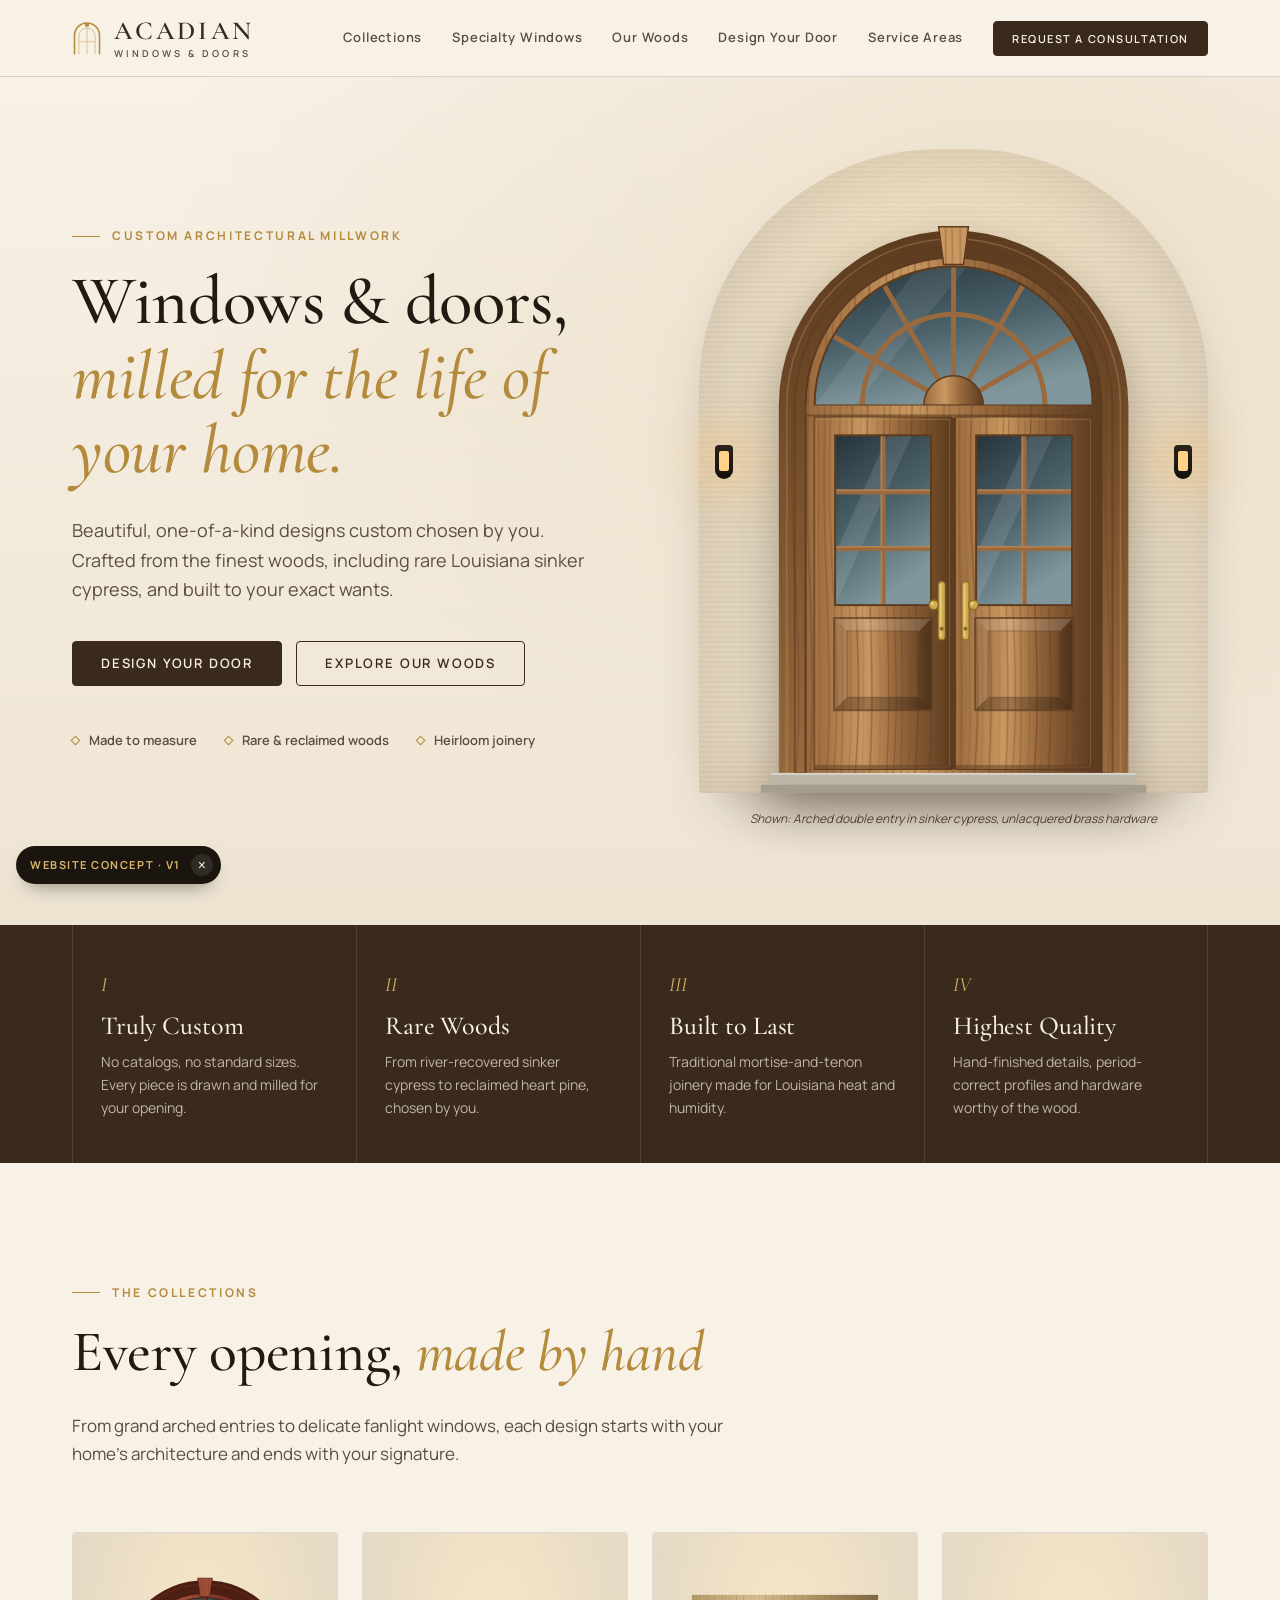
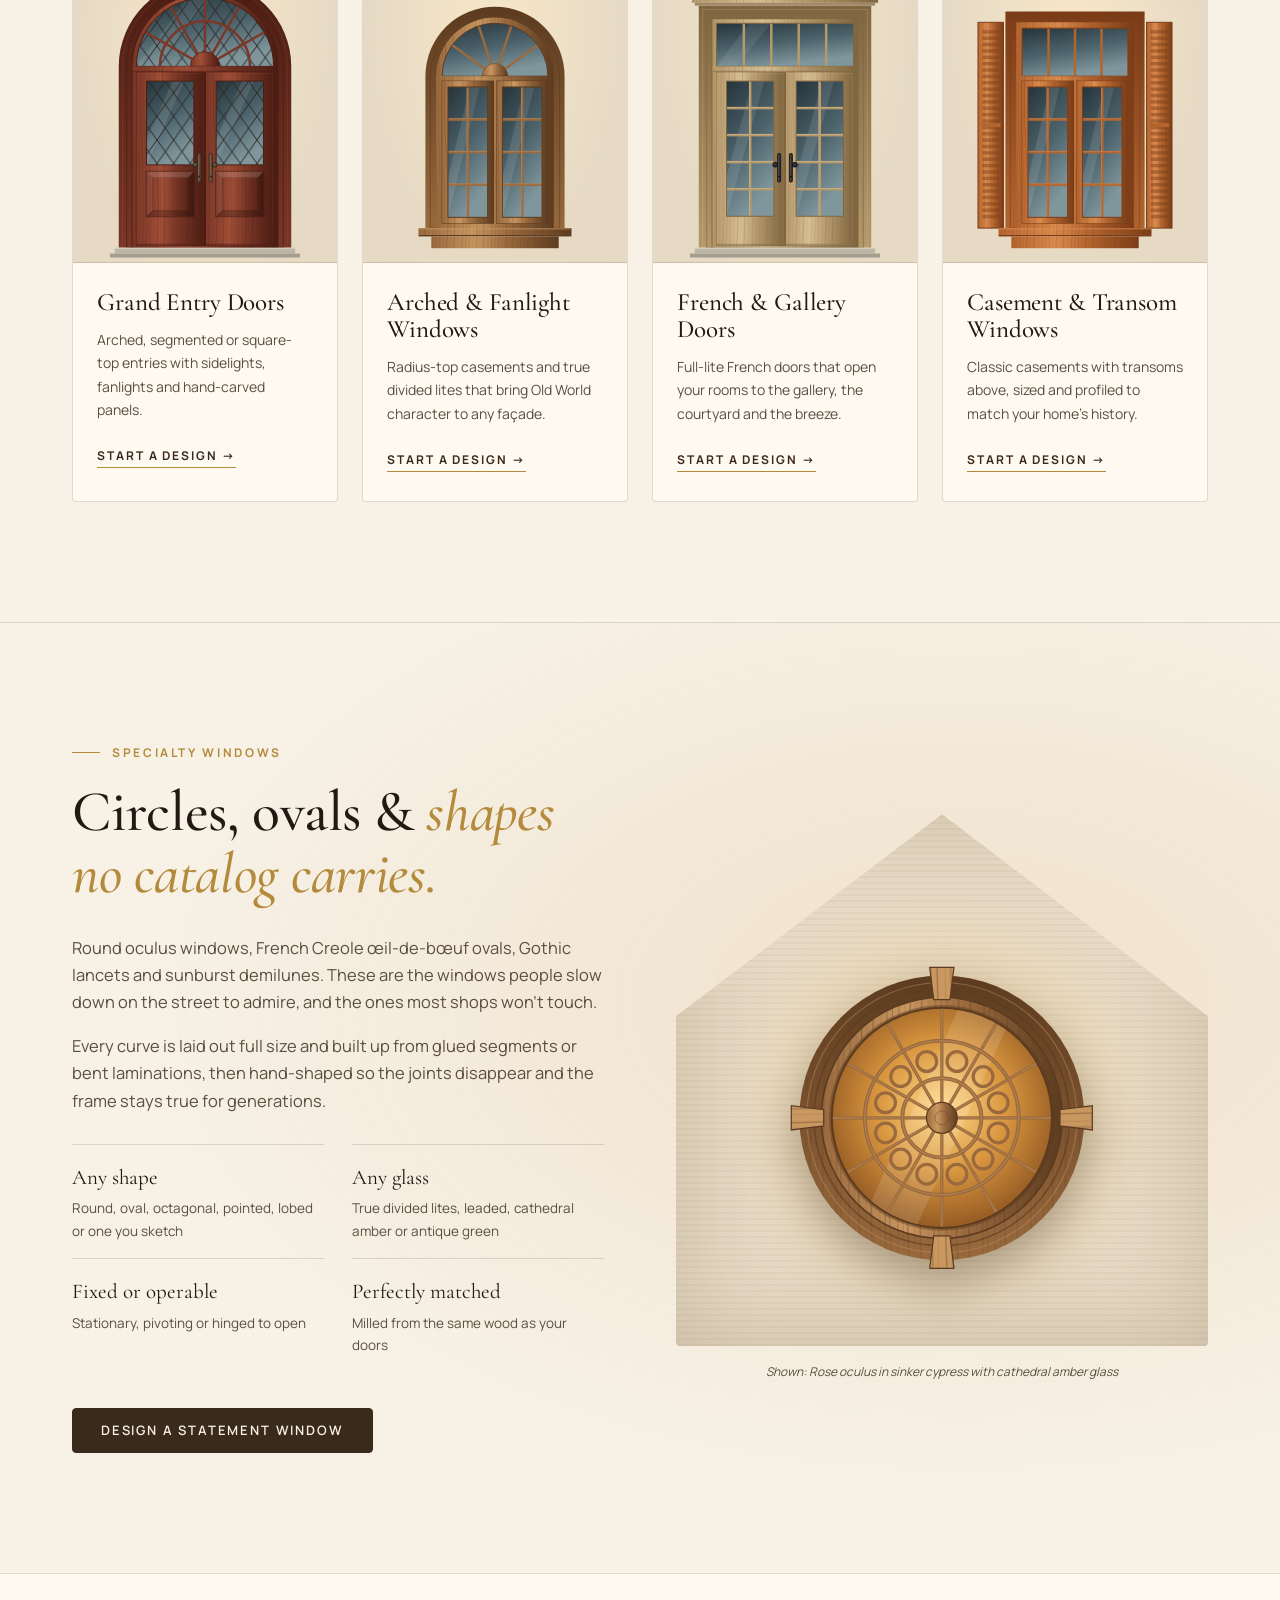
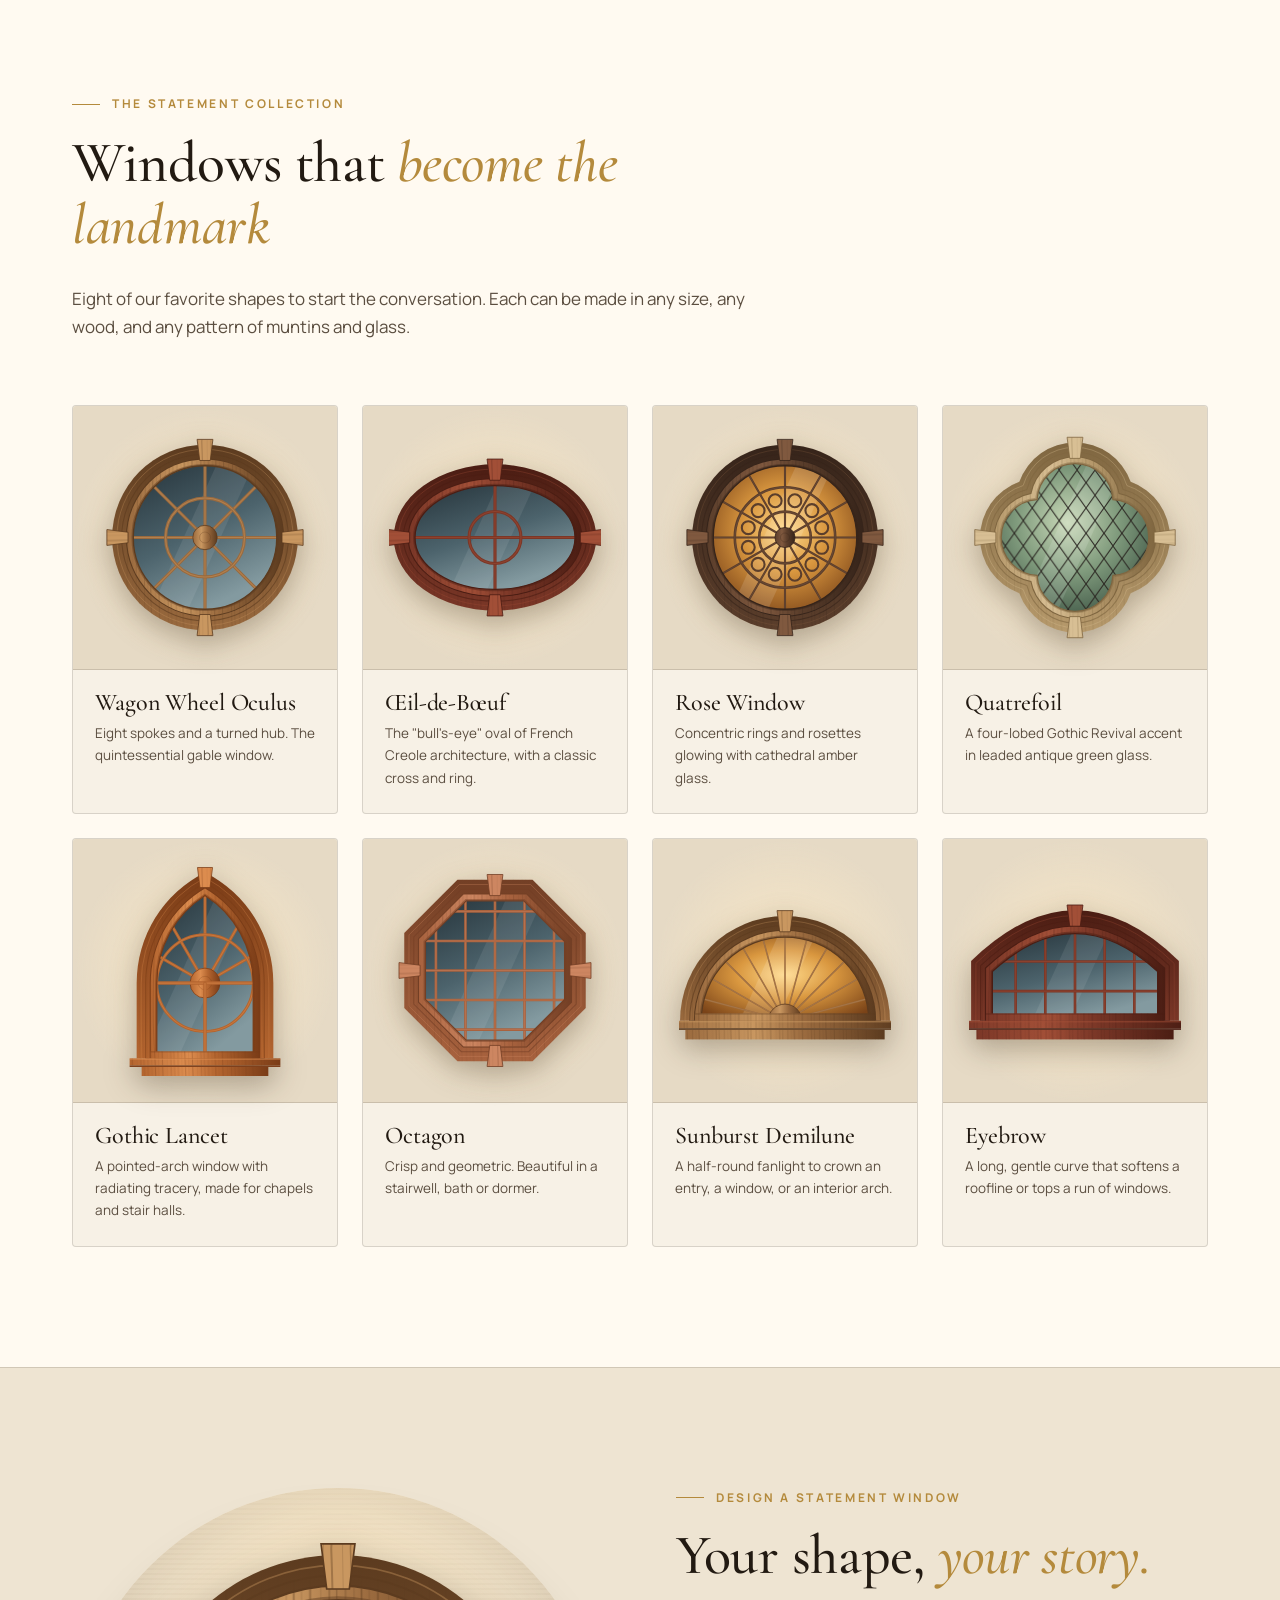
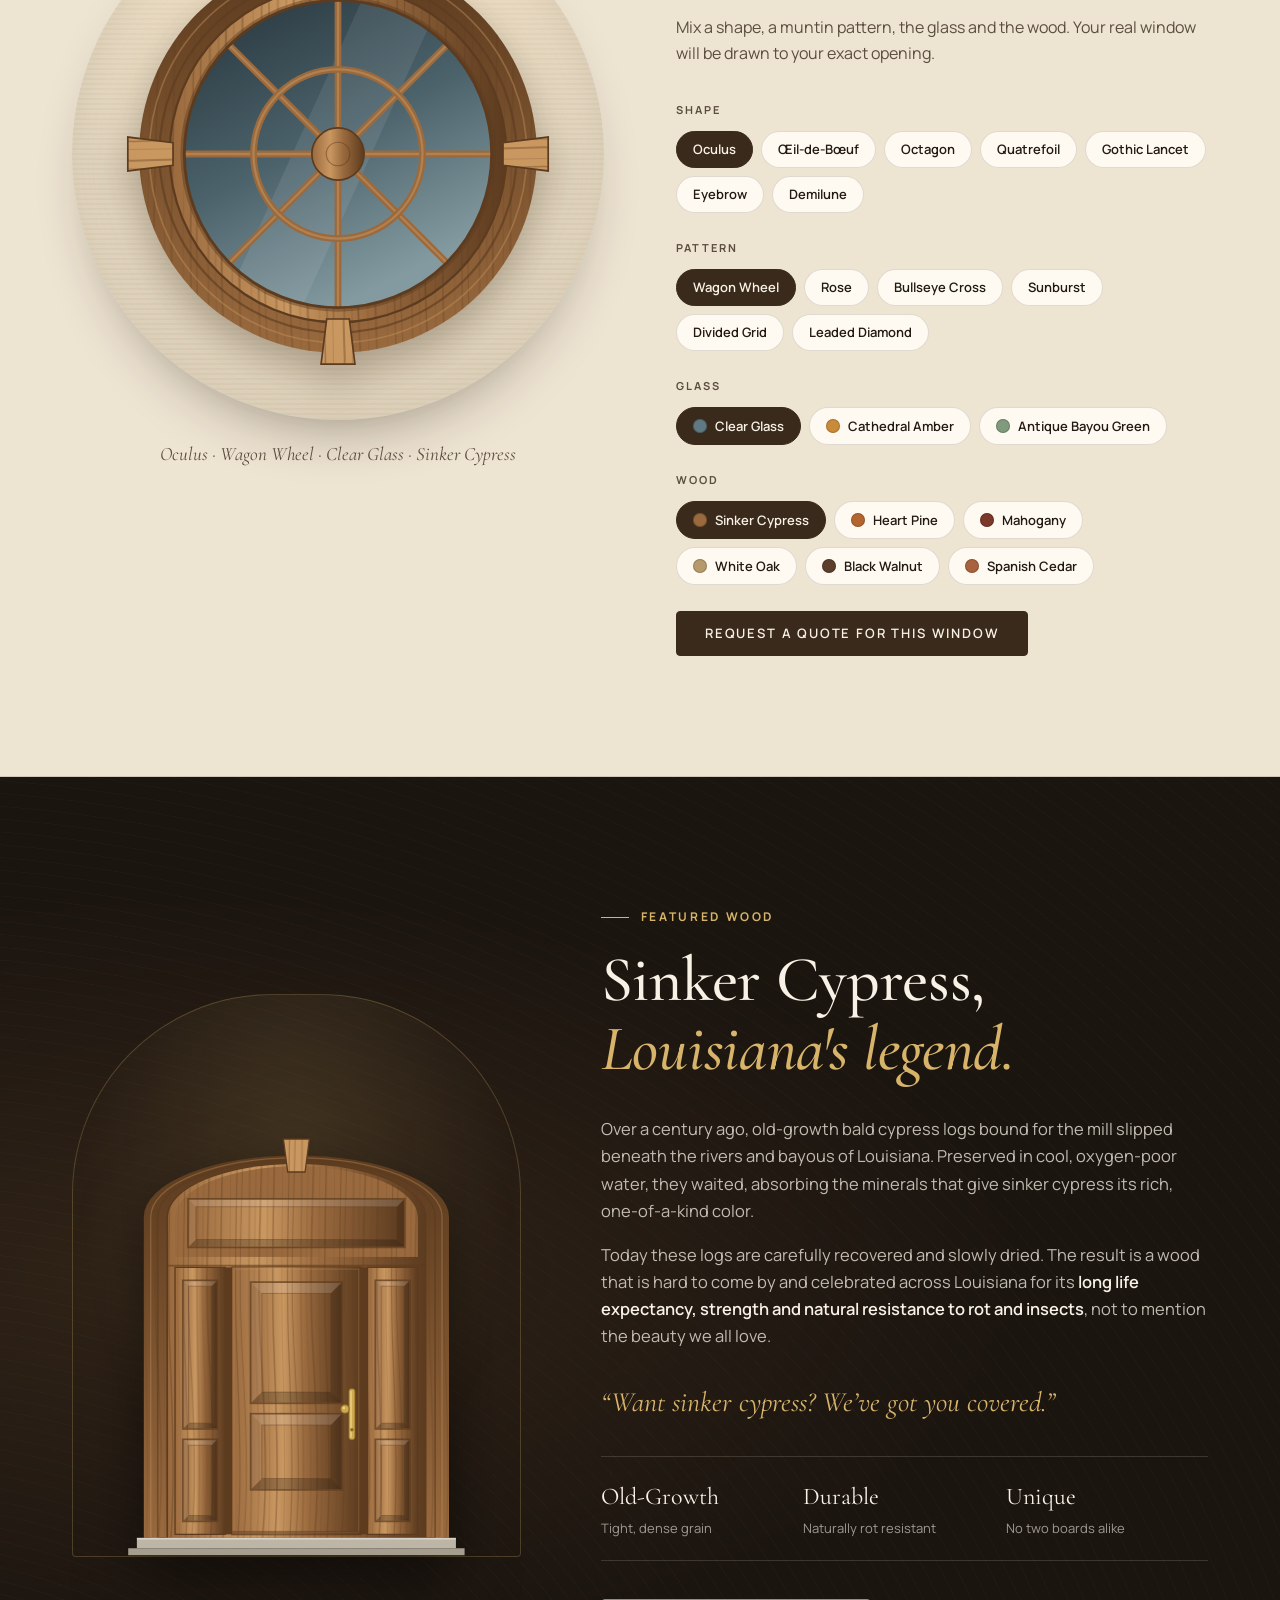
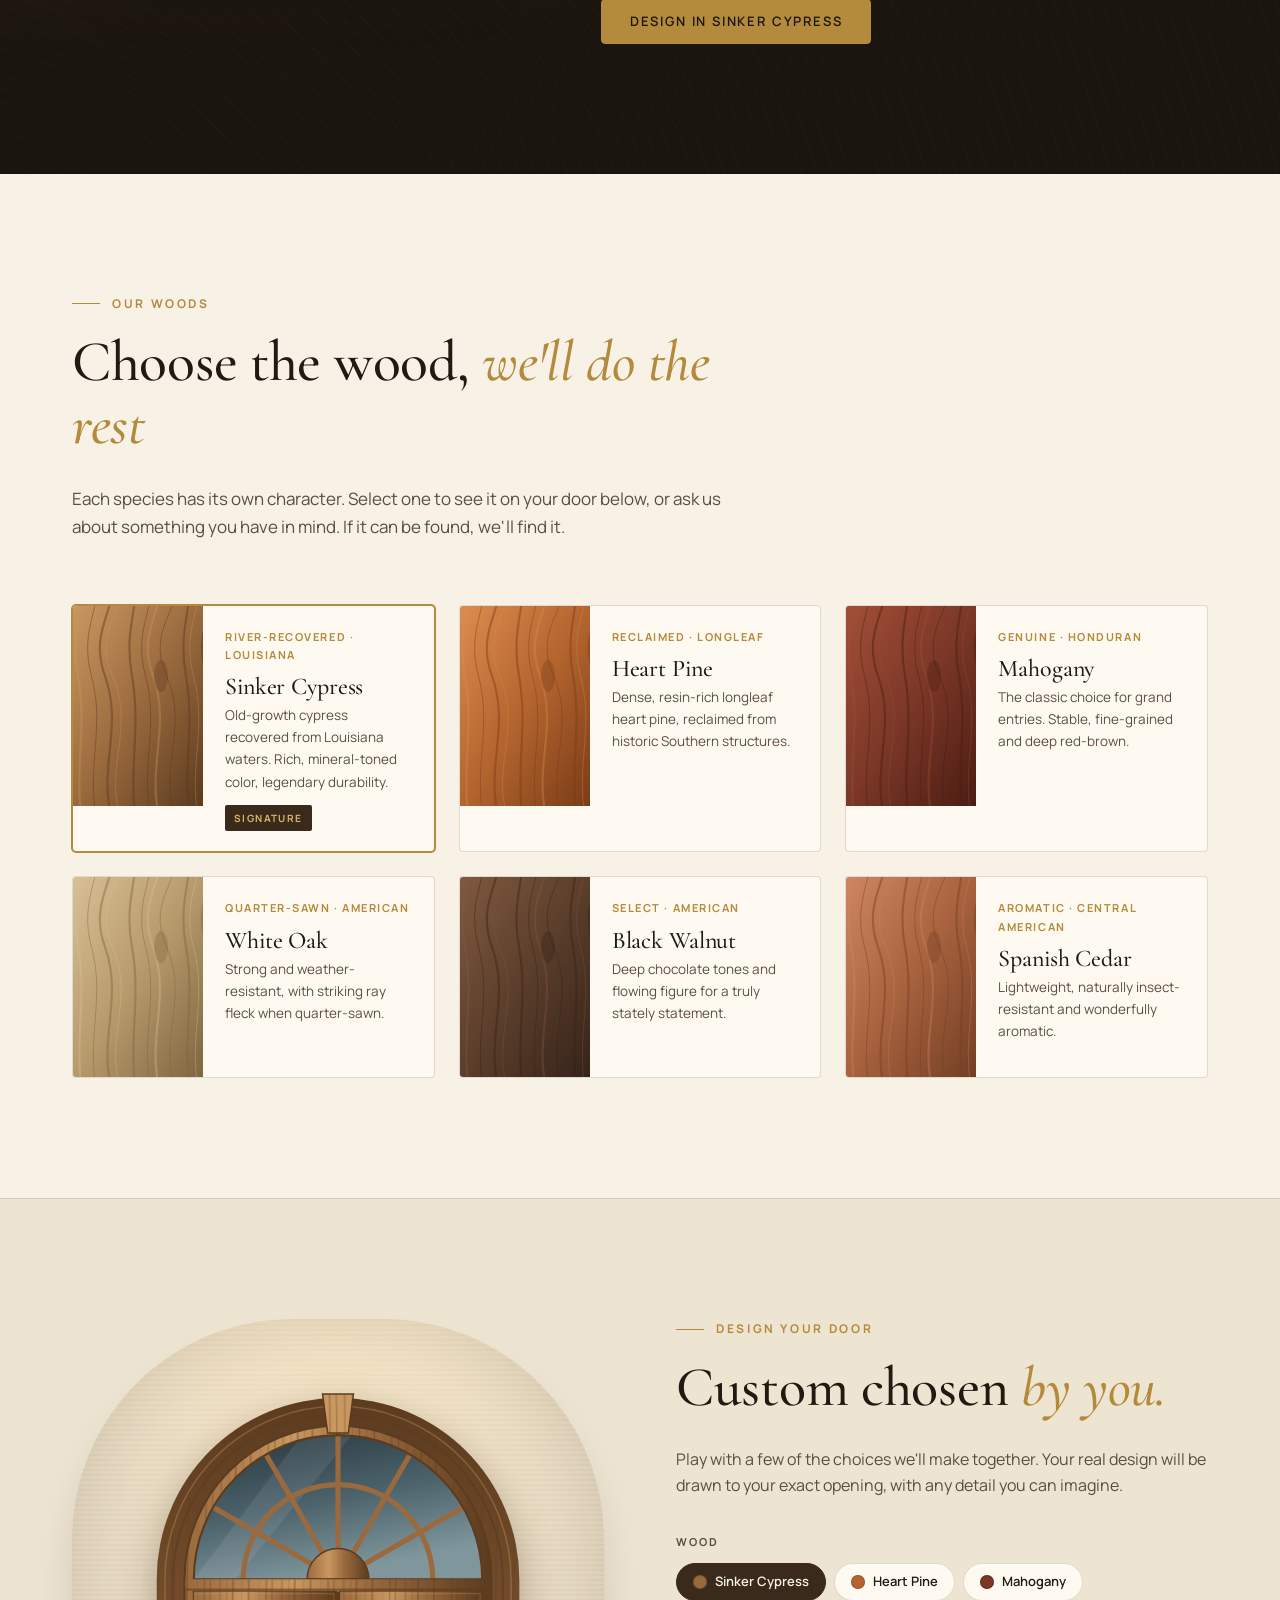
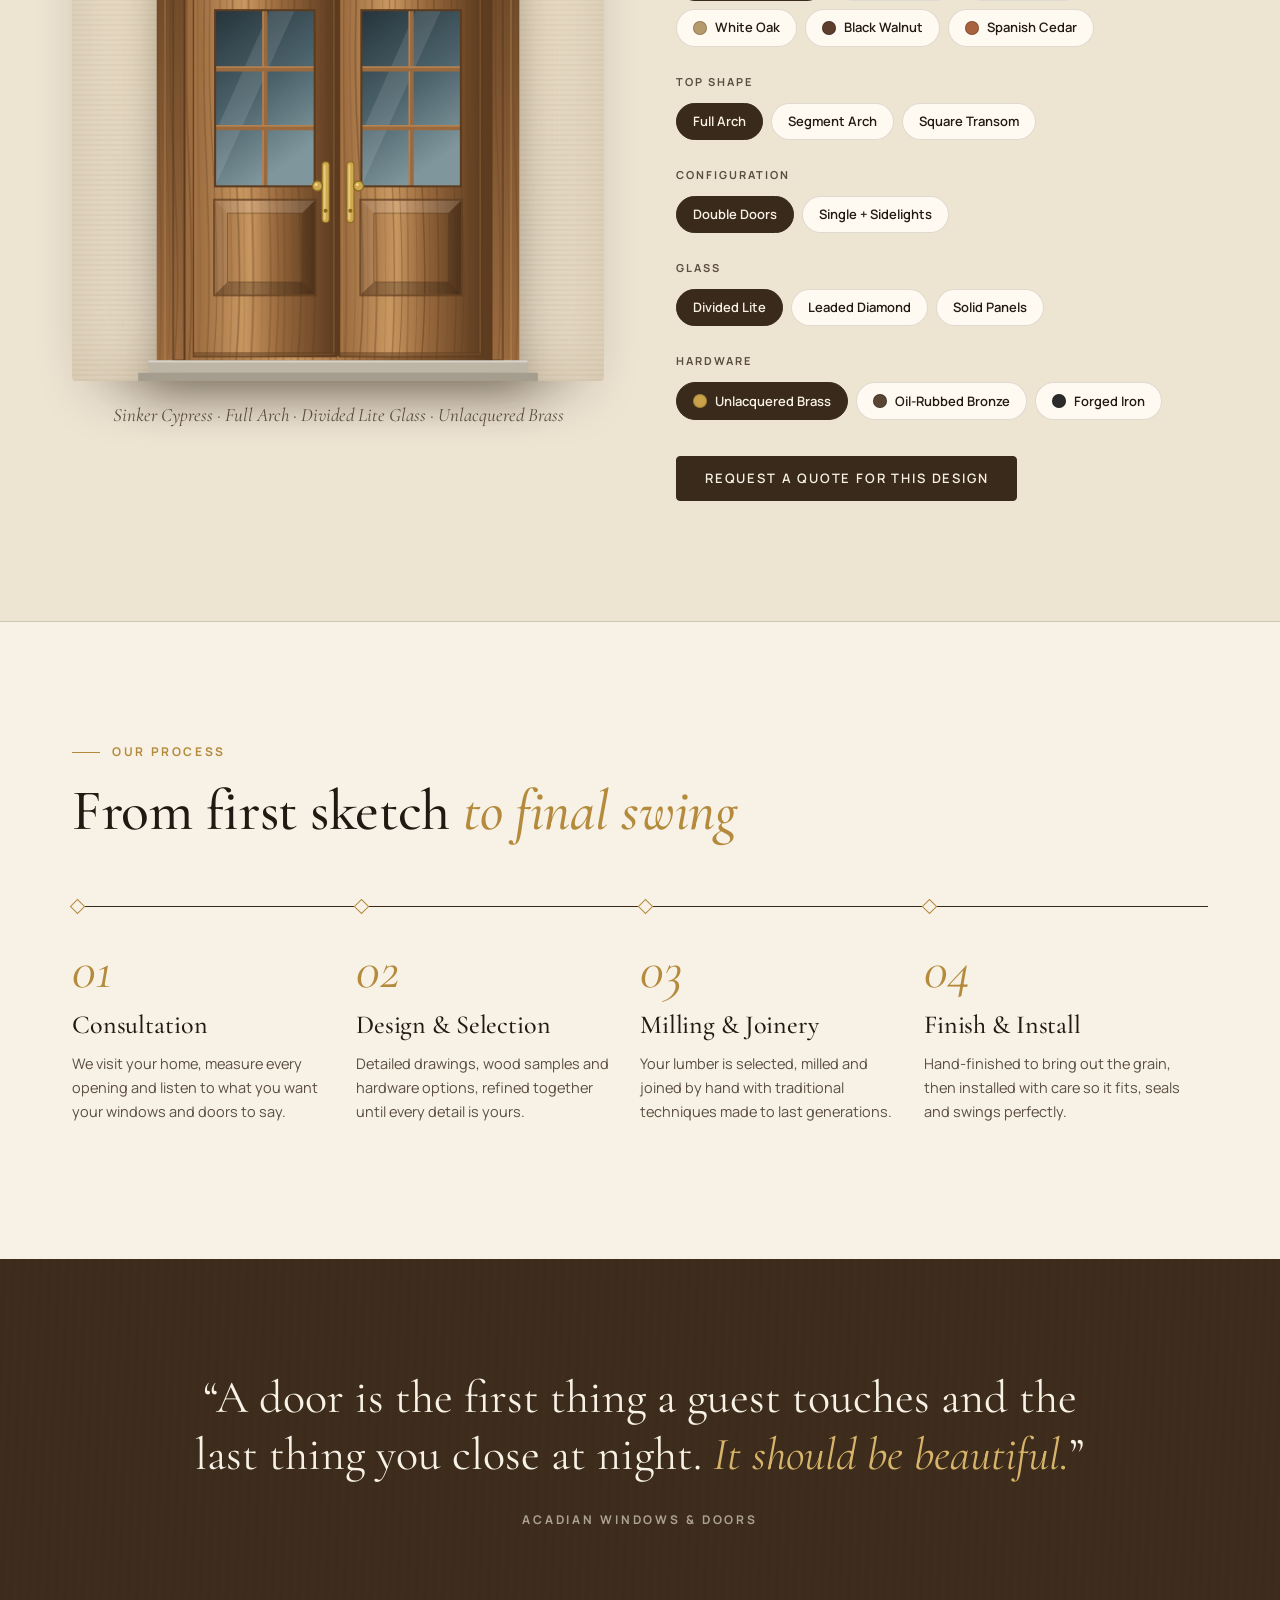
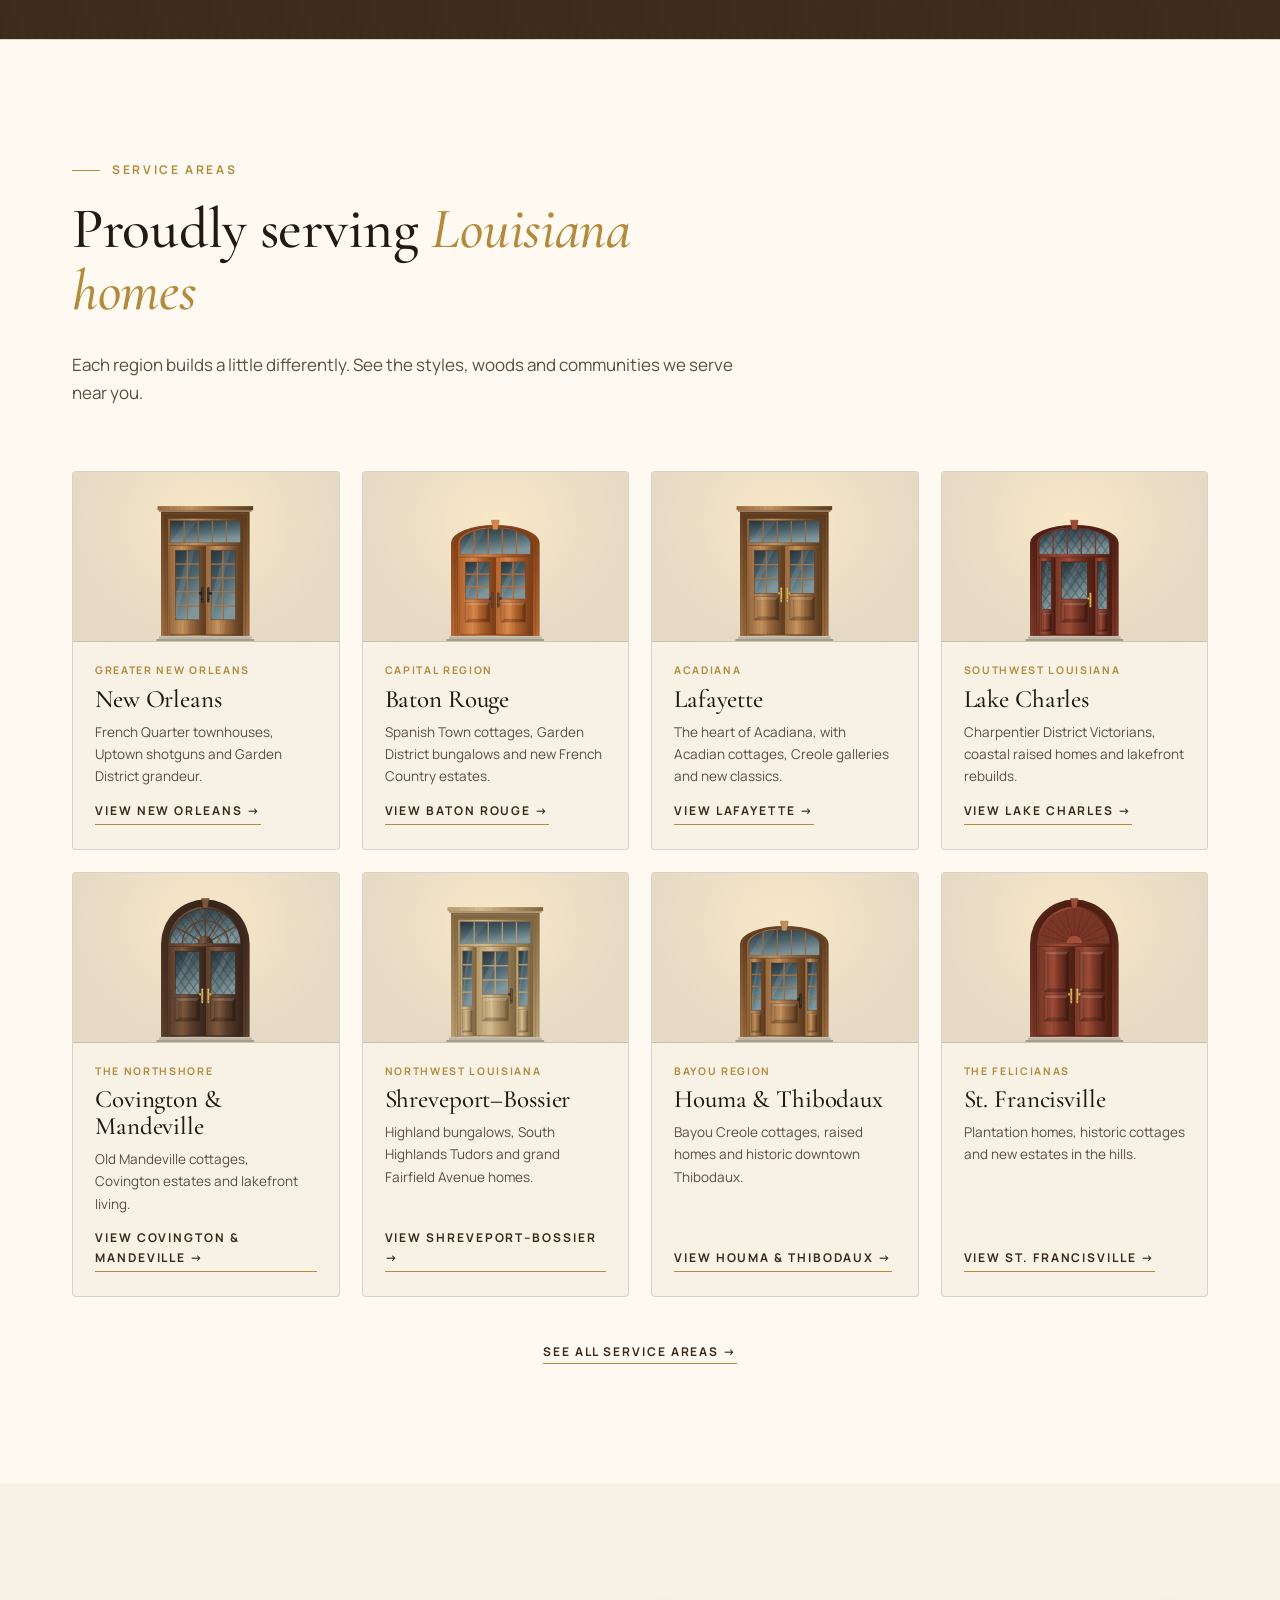
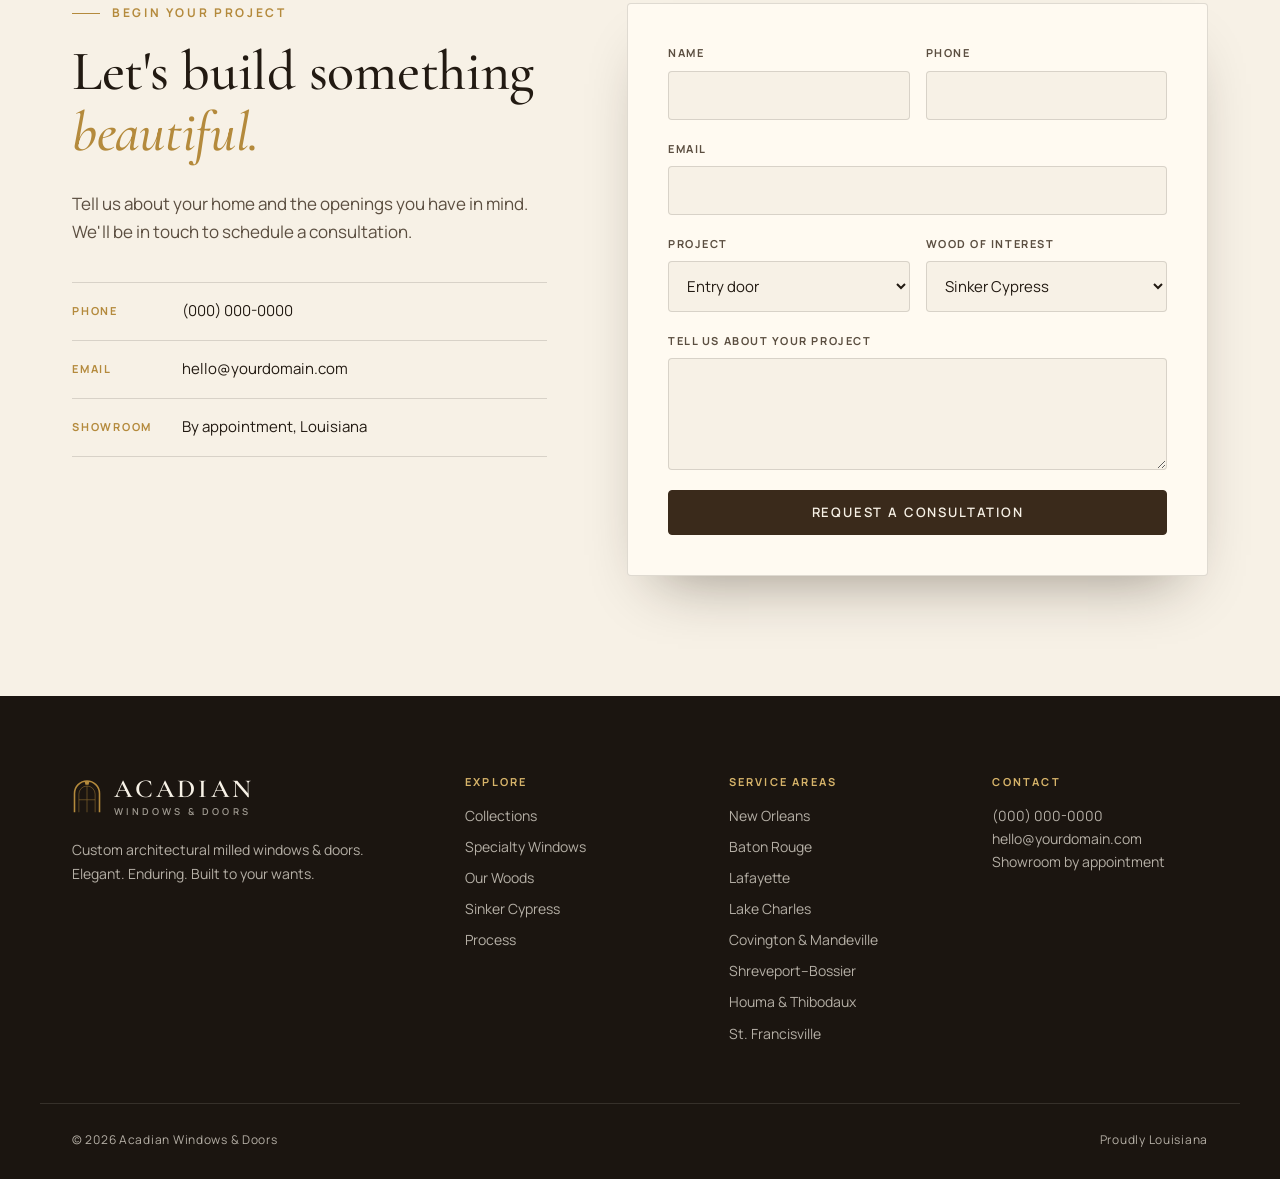
<file: index.html>
<!doctype html>
<html lang="en">
<head>
  <meta charset="utf-8">
  <meta name="viewport" content="width=device-width, initial-scale=1">
  <title>Acadian Windows &amp; Doors | Custom Architectural Millwork</title>
  <meta name="description" content="Custom architectural milled windows and doors, crafted from rare woods like Louisiana sinker cypress. Elegant, heirloom quality, built to your wants.">
  <link rel="preconnect" href="https://fonts.googleapis.com">
  <link rel="preconnect" href="https://fonts.gstatic.com" crossorigin>
  <link href="https://fonts.googleapis.com/css2?family=Cormorant+Garamond:ital,wght@0,400;0,500;0,600;1,400;1,500&family=Manrope:wght@400;500;600;700&display=swap" rel="stylesheet">
  <link rel="stylesheet" href="styles.css">
</head>
<body>

  <!-- ============ HEADER ============ -->
  <header class="site-header" id="top">
    <div class="container header-inner">
      <a href="#top" class="logo" aria-label="Acadian Windows & Doors home">
        <svg class="logo-mark" viewBox="0 0 48 56" aria-hidden="true">
          <path d="M4 54 V24 A20 20 0 0 1 44 24 V54" fill="none" stroke="currentColor" stroke-width="2.5"/>
          <path d="M11 54 V25 A13 13 0 0 1 37 25 V54" fill="none" stroke="currentColor" stroke-width="1.2" opacity=".6"/>
          <path d="M24 12 V54 M11 34 H37" stroke="currentColor" stroke-width="1.2" opacity=".6"/>
          <path d="M20 4 h8 l-1.5 6 h-5 z" fill="currentColor"/>
        </svg>
        <span class="logo-text">
          <span class="logo-name">Acadian</span>
          <span class="logo-sub">Windows &amp; Doors</span>
        </span>
      </a>

      <button class="nav-toggle" aria-label="Open menu" aria-expanded="false">
        <span></span><span></span><span></span>
      </button>

      <nav class="main-nav" aria-label="Primary">
        <a href="#collections">Collections</a>
        <a href="#specialty">Specialty Windows</a>
        <a href="#woods">Our Woods</a>
        <a href="#design">Design Your Door</a>
        <a href="service-areas/index.html">Service Areas</a>
        <a href="#contact" class="btn btn-small">Request a Consultation</a>
      </nav>
    </div>
  </header>

  <main>

    <!-- ============ HERO ============ -->
    <section class="hero">
      <div class="container hero-grid">
        <div class="hero-copy">
          <p class="eyebrow">Custom Architectural Millwork</p>
          <h1>Windows &amp; doors, <em>milled for the life of your home.</em></h1>
          <p class="lead">Beautiful, one-of-a-kind designs custom chosen by you. Crafted from the finest woods, including rare Louisiana sinker cypress, and built to your exact wants.</p>
          <div class="hero-actions">
            <a href="#design" class="btn">Design Your Door</a>
            <a href="#woods" class="btn btn-ghost">Explore Our Woods</a>
          </div>
          <ul class="hero-points">
            <li>Made to measure</li>
            <li>Rare &amp; reclaimed woods</li>
            <li>Heirloom joinery</li>
          </ul>
        </div>
        <div class="hero-art">
          <div class="hero-wall">
            <div class="hero-door" data-door='{"wood":"sinker-cypress","top":"arch","glass":"divided","layout":"double","hardware":"brass","lite":"upper"}'></div>
            <div class="hero-lantern hero-lantern-l"></div>
            <div class="hero-lantern hero-lantern-r"></div>
          </div>
          <p class="hero-caption">Shown: Arched double entry in sinker cypress, unlacquered brass hardware</p>
        </div>
      </div>
    </section>

    <!-- ============ VALUES STRIP ============ -->
    <section class="values">
      <div class="container values-grid">
        <div class="value">
          <span class="value-num">I</span>
          <h3>Truly Custom</h3>
          <p>No catalogs, no standard sizes. Every piece is drawn and milled for your opening.</p>
        </div>
        <div class="value">
          <span class="value-num">II</span>
          <h3>Rare Woods</h3>
          <p>From river-recovered sinker cypress to reclaimed heart pine, chosen by you.</p>
        </div>
        <div class="value">
          <span class="value-num">III</span>
          <h3>Built to Last</h3>
          <p>Traditional mortise-and-tenon joinery made for Louisiana heat and humidity.</p>
        </div>
        <div class="value">
          <span class="value-num">IV</span>
          <h3>Highest Quality</h3>
          <p>Hand-finished details, period-correct profiles and hardware worthy of the wood.</p>
        </div>
      </div>
    </section>

    <!-- ============ COLLECTIONS ============ -->
    <section class="section collections" id="collections">
      <div class="container">
        <div class="section-head">
          <p class="eyebrow">The Collections</p>
          <h2>Every opening, <em>made by hand</em></h2>
          <p>From grand arched entries to delicate fanlight windows, each design starts with your home's architecture and ends with your signature.</p>
        </div>

        <div class="collection-grid">
          <article class="collection-card">
            <div class="collection-art" data-door='{"wood":"mahogany","top":"arch","glass":"leaded","layout":"double","hardware":"bronze","lite":"upper"}'></div>
            <div class="collection-body">
              <h3>Grand Entry Doors</h3>
              <p>Arched, segmented or square-top entries with sidelights, fanlights and hand-carved panels.</p>
              <a href="#contact" class="link-arrow">Start a design</a>
            </div>
          </article>

          <article class="collection-card">
            <div class="collection-art" data-window='{"wood":"sinker-cypress","top":"arch"}'></div>
            <div class="collection-body">
              <h3>Arched &amp; Fanlight Windows</h3>
              <p>Radius-top casements and true divided lites that bring Old World character to any façade.</p>
              <a href="#contact" class="link-arrow">Start a design</a>
            </div>
          </article>

          <article class="collection-card">
            <div class="collection-art" data-door='{"wood":"white-oak","top":"square","glass":"divided","layout":"double","hardware":"iron","lite":"full"}'></div>
            <div class="collection-body">
              <h3>French &amp; Gallery Doors</h3>
              <p>Full-lite French doors that open your rooms to the gallery, the courtyard and the breeze.</p>
              <a href="#contact" class="link-arrow">Start a design</a>
            </div>
          </article>

          <article class="collection-card">
            <div class="collection-art" data-window='{"wood":"heart-pine","top":"square"}'></div>
            <div class="collection-body">
              <h3>Casement &amp; Transom Windows</h3>
              <p>Classic casements with transoms above, sized and profiled to match your home's history.</p>
              <a href="#contact" class="link-arrow">Start a design</a>
            </div>
          </article>
        </div>
      </div>
    </section>

    <!-- ============ SPECIALTY WINDOWS: SHOWCASE ============ -->
    <section class="section specialty" id="specialty">
      <div class="container specialty-grid">
        <div class="specialty-copy">
          <p class="eyebrow">Specialty Windows</p>
          <h2>Circles, ovals &amp; <em>shapes no catalog carries.</em></h2>
          <p>Round oculus windows, French Creole œil-de-bœuf ovals, Gothic lancets and sunburst demilunes. These are the windows people slow down on the street to admire, and the ones most shops won't touch.</p>
          <p>Every curve is laid out full size and built up from glued segments or bent laminations, then hand-shaped so the joints disappear and the frame stays true for generations.</p>
          <ul class="specialty-points">
            <li><span>Any shape</span>Round, oval, octagonal, pointed, lobed or one you sketch</li>
            <li><span>Any glass</span>True divided lites, leaded, cathedral amber or antique green</li>
            <li><span>Fixed or operable</span>Stationary, pivoting or hinged to open</li>
            <li><span>Perfectly matched</span>Milled from the same wood as your doors</li>
          </ul>
          <a href="#window-design" class="btn">Design a Statement Window</a>
        </div>
        <div class="specialty-art">
          <div class="specialty-wall">
            <div class="specialty-window" data-special='{"shape":"circle","pattern":"rose","glass":"amber","wood":"sinker-cypress"}'></div>
          </div>
          <p class="hero-caption">Shown: Rose oculus in sinker cypress with cathedral amber glass</p>
        </div>
      </div>
    </section>

    <!-- ============ SPECIALTY WINDOWS: GALLERY ============ -->
    <section class="section specialty-gallery" id="specialty-gallery">
      <div class="container">
        <div class="section-head">
          <p class="eyebrow">The Statement Collection</p>
          <h2>Windows that <em>become the landmark</em></h2>
          <p>Eight of our favorite shapes to start the conversation. Each can be made in any size, any wood, and any pattern of muntins and glass.</p>
        </div>
        <div class="special-grid">
          <article class="special-card">
            <div class="special-art" data-special='{"shape":"circle","pattern":"wheel","glass":"clear","wood":"sinker-cypress"}'></div>
            <h3>Wagon Wheel Oculus</h3>
            <p>Eight spokes and a turned hub. The quintessential gable window.</p>
          </article>
          <article class="special-card">
            <div class="special-art" data-special='{"shape":"oval","pattern":"cross","glass":"clear","wood":"mahogany"}'></div>
            <h3>Œil-de-Bœuf</h3>
            <p>The "bull's-eye" oval of French Creole architecture, with a classic cross and ring.</p>
          </article>
          <article class="special-card">
            <div class="special-art" data-special='{"shape":"circle","pattern":"rose","glass":"amber","wood":"walnut"}'></div>
            <h3>Rose Window</h3>
            <p>Concentric rings and rosettes glowing with cathedral amber glass.</p>
          </article>
          <article class="special-card">
            <div class="special-art" data-special='{"shape":"quatrefoil","pattern":"leaded","glass":"green","wood":"white-oak"}'></div>
            <h3>Quatrefoil</h3>
            <p>A four-lobed Gothic Revival accent in leaded antique green glass.</p>
          </article>
          <article class="special-card">
            <div class="special-art" data-special='{"shape":"gothic","pattern":"wheel","glass":"clear","wood":"heart-pine"}'></div>
            <h3>Gothic Lancet</h3>
            <p>A pointed-arch window with radiating tracery, made for chapels and stair halls.</p>
          </article>
          <article class="special-card">
            <div class="special-art" data-special='{"shape":"octagon","pattern":"grid","glass":"clear","wood":"spanish-cedar"}'></div>
            <h3>Octagon</h3>
            <p>Crisp and geometric. Beautiful in a stairwell, bath or dormer.</p>
          </article>
          <article class="special-card">
            <div class="special-art" data-special='{"shape":"demilune","pattern":"sunburst","glass":"amber","wood":"sinker-cypress"}'></div>
            <h3>Sunburst Demilune</h3>
            <p>A half-round fanlight to crown an entry, a window, or an interior arch.</p>
          </article>
          <article class="special-card">
            <div class="special-art" data-special='{"shape":"eyebrow","pattern":"grid","glass":"clear","wood":"mahogany"}'></div>
            <h3>Eyebrow</h3>
            <p>A long, gentle curve that softens a roofline or tops a run of windows.</p>
          </article>
        </div>
      </div>
    </section>

    <!-- ============ SPECIALTY WINDOWS: DESIGNER ============ -->
    <section class="section design window-design" id="window-design">
      <div class="container design-grid">
        <div class="design-preview">
          <div class="design-stage window-stage">
            <div id="config-window"></div>
          </div>
          <p class="design-summary" id="window-summary"></p>
        </div>

        <div class="design-controls">
          <p class="eyebrow">Design a Statement Window</p>
          <h2>Your shape, <em>your story.</em></h2>
          <p class="design-intro">Mix a shape, a muntin pattern, the glass and the wood. Your real window will be drawn to your exact opening.</p>

          <fieldset class="control">
            <legend>Shape</legend>
            <div class="chips" data-woption="shape"></div>
          </fieldset>
          <fieldset class="control">
            <legend>Pattern</legend>
            <div class="chips" data-woption="pattern"></div>
          </fieldset>
          <fieldset class="control">
            <legend>Glass</legend>
            <div class="chips chips-swatch" data-woption="glass"></div>
          </fieldset>
          <fieldset class="control">
            <legend>Wood</legend>
            <div class="chips" data-woption="wood"></div>
          </fieldset>

          <a href="#contact" class="btn" id="window-cta">Request a Quote for This Window</a>
        </div>
      </div>
    </section>

    <!-- ============ SINKER CYPRESS FEATURE ============ -->
    <section class="feature" id="sinker-cypress">
      <div class="feature-grain" aria-hidden="true"></div>
      <div class="container feature-grid">
        <div class="feature-art">
          <div class="feature-door" data-door='{"wood":"sinker-cypress","top":"segment","glass":"solid","layout":"single","hardware":"brass","lite":"upper"}'></div>
        </div>
        <div class="feature-copy">
          <p class="eyebrow eyebrow-light">Featured Wood</p>
          <h2>Sinker Cypress,<br><em>Louisiana's legend.</em></h2>
          <p>Over a century ago, old-growth bald cypress logs bound for the mill slipped beneath the rivers and bayous of Louisiana. Preserved in cool, oxygen-poor water, they waited, absorbing the minerals that give sinker cypress its rich, one-of-a-kind color.</p>
          <p>Today these logs are carefully recovered and slowly dried. The result is a wood that is hard to come by and celebrated across Louisiana for its <strong>long life expectancy, strength and natural resistance to rot and insects</strong>, not to mention the beauty we all love.</p>
          <p class="feature-quote">&ldquo;Want sinker cypress? We&rsquo;ve got you covered.&rdquo;</p>
          <div class="feature-stats">
            <div><span>Old-Growth</span>Tight, dense grain</div>
            <div><span>Durable</span>Naturally rot resistant</div>
            <div><span>Unique</span>No two boards alike</div>
          </div>
          <a href="#design" class="btn btn-brass" data-pick-wood="sinker-cypress">Design in Sinker Cypress</a>
        </div>
      </div>
    </section>

    <!-- ============ WOODS ============ -->
    <section class="section woods" id="woods">
      <div class="container">
        <div class="section-head">
          <p class="eyebrow">Our Woods</p>
          <h2>Choose the wood, <em>we'll do the rest</em></h2>
          <p>Each species has its own character. Select one to see it on your door below, or ask us about something you have in mind. If it can be found, we'll find it.</p>
        </div>
        <div class="wood-grid" id="wood-grid"><!-- rendered by script.js --></div>
      </div>
    </section>

    <!-- ============ CONFIGURATOR ============ -->
    <section class="section design" id="design">
      <div class="container design-grid">
        <div class="design-preview">
          <div class="design-stage">
            <div id="config-door"></div>
          </div>
          <p class="design-summary" id="design-summary"></p>
        </div>

        <div class="design-controls">
          <p class="eyebrow">Design Your Door</p>
          <h2>Custom chosen <em>by you.</em></h2>
          <p class="design-intro">Play with a few of the choices we'll make together. Your real design will be drawn to your exact opening, with any detail you can imagine.</p>

          <fieldset class="control">
            <legend>Wood</legend>
            <div class="chips" data-option="wood"><!-- rendered --></div>
          </fieldset>

          <fieldset class="control">
            <legend>Top Shape</legend>
            <div class="chips" data-option="top">
              <button data-value="arch">Full Arch</button>
              <button data-value="segment">Segment Arch</button>
              <button data-value="square">Square Transom</button>
            </div>
          </fieldset>

          <fieldset class="control">
            <legend>Configuration</legend>
            <div class="chips" data-option="layout">
              <button data-value="double">Double Doors</button>
              <button data-value="single">Single + Sidelights</button>
            </div>
          </fieldset>

          <fieldset class="control">
            <legend>Glass</legend>
            <div class="chips" data-option="glass">
              <button data-value="divided">Divided Lite</button>
              <button data-value="leaded">Leaded Diamond</button>
              <button data-value="solid">Solid Panels</button>
            </div>
          </fieldset>

          <fieldset class="control">
            <legend>Hardware</legend>
            <div class="chips chips-swatch" data-option="hardware">
              <button data-value="brass"><i style="--sw:#c9a24a"></i>Unlacquered Brass</button>
              <button data-value="bronze"><i style="--sw:#5a4434"></i>Oil-Rubbed Bronze</button>
              <button data-value="iron"><i style="--sw:#2b2b2b"></i>Forged Iron</button>
            </div>
          </fieldset>

          <a href="#contact" class="btn" id="design-cta">Request a Quote for This Design</a>
        </div>
      </div>
    </section>

    <!-- ============ PROCESS ============ -->
    <section class="section process" id="process">
      <div class="container">
        <div class="section-head">
          <p class="eyebrow">Our Process</p>
          <h2>From first sketch <em>to final swing</em></h2>
        </div>
        <ol class="process-grid">
          <li>
            <span class="step">01</span>
            <h3>Consultation</h3>
            <p>We visit your home, measure every opening and listen to what you want your windows and doors to say.</p>
          </li>
          <li>
            <span class="step">02</span>
            <h3>Design &amp; Selection</h3>
            <p>Detailed drawings, wood samples and hardware options, refined together until every detail is yours.</p>
          </li>
          <li>
            <span class="step">03</span>
            <h3>Milling &amp; Joinery</h3>
            <p>Your lumber is selected, milled and joined by hand with traditional techniques made to last generations.</p>
          </li>
          <li>
            <span class="step">04</span>
            <h3>Finish &amp; Install</h3>
            <p>Hand-finished to bring out the grain, then installed with care so it fits, seals and swings perfectly.</p>
          </li>
        </ol>
      </div>
    </section>

    <!-- ============ STATEMENT ============ -->
    <section class="statement">
      <div class="container">
        <p class="statement-text">&ldquo;A door is the first thing a guest touches and the last thing you close at night. <em>It should be beautiful.</em>&rdquo;</p>
        <p class="statement-sign">Acadian Windows &amp; Doors</p>
      </div>
    </section>

    <!-- AREAS:START -->
    <!-- Generated by scripts/build-locations.mjs; edit scripts/locations.mjs instead. -->
    <section class="section home-areas" id="service-areas">
      <div class="container">
        <div class="section-head">
          <p class="eyebrow">Service Areas</p>
          <h2>Proudly serving <em>Louisiana homes</em></h2>
          <p>Each region builds a little differently. See the styles, woods and communities we serve near you.</p>
        </div>
        <div class="area-grid">
          <a class="area-card" href="service-areas/new-orleans.html">
            <div class="area-art" data-door='{"wood":"sinker-cypress","top":"square","glass":"divided","layout":"double","hardware":"iron","lite":"full"}'></div>
            <div class="area-body">
              <p class="area-region">Greater New Orleans</p>
              <h3>New Orleans</h3>
              <p>French Quarter townhouses, Uptown shotguns and Garden District grandeur.</p>
              <span class="link-arrow">View New Orleans</span>
            </div>
          </a>
          <a class="area-card" href="service-areas/baton-rouge.html">
            <div class="area-art" data-door='{"wood":"heart-pine","top":"segment","glass":"divided","layout":"double","hardware":"bronze","lite":"upper"}'></div>
            <div class="area-body">
              <p class="area-region">Capital Region</p>
              <h3>Baton Rouge</h3>
              <p>Spanish Town cottages, Garden District bungalows and new French Country estates.</p>
              <span class="link-arrow">View Baton Rouge</span>
            </div>
          </a>
          <a class="area-card" href="service-areas/lafayette.html">
            <div class="area-art" data-door='{"wood":"sinker-cypress","top":"square","glass":"divided","layout":"double","hardware":"brass","lite":"upper"}'></div>
            <div class="area-body">
              <p class="area-region">Acadiana</p>
              <h3>Lafayette</h3>
              <p>The heart of Acadiana, with Acadian cottages, Creole galleries and new classics.</p>
              <span class="link-arrow">View Lafayette</span>
            </div>
          </a>
          <a class="area-card" href="service-areas/lake-charles.html">
            <div class="area-art" data-door='{"wood":"mahogany","top":"segment","glass":"leaded","layout":"single","hardware":"brass","lite":"upper"}'></div>
            <div class="area-body">
              <p class="area-region">Southwest Louisiana</p>
              <h3>Lake Charles</h3>
              <p>Charpentier District Victorians, coastal raised homes and lakefront rebuilds.</p>
              <span class="link-arrow">View Lake Charles</span>
            </div>
          </a>
          <a class="area-card" href="service-areas/northshore.html">
            <div class="area-art" data-door='{"wood":"walnut","top":"arch","glass":"leaded","layout":"double","hardware":"brass","lite":"upper"}'></div>
            <div class="area-body">
              <p class="area-region">The Northshore</p>
              <h3>Covington &amp; Mandeville</h3>
              <p>Old Mandeville cottages, Covington estates and lakefront living.</p>
              <span class="link-arrow">View Covington &amp; Mandeville</span>
            </div>
          </a>
          <a class="area-card" href="service-areas/shreveport-bossier.html">
            <div class="area-art" data-door='{"wood":"white-oak","top":"square","glass":"divided","layout":"single","hardware":"bronze","lite":"upper"}'></div>
            <div class="area-body">
              <p class="area-region">Northwest Louisiana</p>
              <h3>Shreveport–Bossier</h3>
              <p>Highland bungalows, South Highlands Tudors and grand Fairfield Avenue homes.</p>
              <span class="link-arrow">View Shreveport–Bossier</span>
            </div>
          </a>
          <a class="area-card" href="service-areas/houma-thibodaux.html">
            <div class="area-art" data-door='{"wood":"sinker-cypress","top":"segment","glass":"divided","layout":"single","hardware":"iron","lite":"upper"}'></div>
            <div class="area-body">
              <p class="area-region">Bayou Region</p>
              <h3>Houma &amp; Thibodaux</h3>
              <p>Bayou Creole cottages, raised homes and historic downtown Thibodaux.</p>
              <span class="link-arrow">View Houma &amp; Thibodaux</span>
            </div>
          </a>
          <a class="area-card" href="service-areas/st-francisville.html">
            <div class="area-art" data-door='{"wood":"mahogany","top":"arch","glass":"solid","layout":"double","hardware":"brass","lite":"upper"}'></div>
            <div class="area-body">
              <p class="area-region">The Felicianas</p>
              <h3>St. Francisville</h3>
              <p>Plantation homes, historic cottages and new estates in the hills.</p>
              <span class="link-arrow">View St. Francisville</span>
            </div>
          </a>
        </div>
        <p class="all-areas"><a href="service-areas/index.html" class="link-arrow">See all service areas</a></p>
      </div>
    </section>
    <!-- AREAS:END -->

    <!-- ============ CONTACT ============ -->
    <section class="section contact" id="contact">
      <div class="container contact-grid">
        <div class="contact-copy">
          <p class="eyebrow">Begin Your Project</p>
          <h2>Let's build something <em>beautiful.</em></h2>
          <p>Tell us about your home and the openings you have in mind. We'll be in touch to schedule a consultation.</p>
          <ul class="contact-list">
            <li><span>Phone</span>(000) 000-0000</li>
            <li><span>Email</span>hello@yourdomain.com</li>
            <li><span>Showroom</span>By appointment, Louisiana</li>
          </ul>
        </div>

        <form class="contact-form" id="contact-form">
          <div class="field-row">
            <label>Name<input type="text" name="name" required autocomplete="name"></label>
            <label>Phone<input type="tel" name="phone" autocomplete="tel"></label>
          </div>
          <label>Email<input type="email" name="email" required autocomplete="email"></label>
          <div class="field-row">
            <label>Project
              <select name="project">
                <option>Entry door</option>
                <option>French / gallery doors</option>
                <option>Windows</option>
                <option>Specialty / round windows</option>
                <option>Whole-home package</option>
                <option>Something else</option>
              </select>
            </label>
            <label>Wood of interest
              <select name="wood" id="form-wood"></select>
            </label>
          </div>
          <label>Tell us about your project<textarea name="message" rows="4" id="form-message"></textarea></label>
          <button type="submit" class="btn btn-full">Request a Consultation</button>
          <p class="form-note" id="form-note" hidden>Thank you! This is a design mockup, so nothing was sent, but this is where your request would go.</p>
        </form>
      </div>
    </section>

  </main>

  <!-- ============ FOOTER ============ -->
  <footer class="site-footer">
    <div class="container footer-grid">
      <div>
        <a href="#top" class="logo logo-light">
          <svg class="logo-mark" viewBox="0 0 48 56" aria-hidden="true">
            <path d="M4 54 V24 A20 20 0 0 1 44 24 V54" fill="none" stroke="currentColor" stroke-width="2.5"/>
            <path d="M11 54 V25 A13 13 0 0 1 37 25 V54" fill="none" stroke="currentColor" stroke-width="1.2" opacity=".6"/>
            <path d="M24 12 V54 M11 34 H37" stroke="currentColor" stroke-width="1.2" opacity=".6"/>
            <path d="M20 4 h8 l-1.5 6 h-5 z" fill="currentColor"/>
          </svg>
          <span class="logo-text">
            <span class="logo-name">Acadian</span>
            <span class="logo-sub">Windows &amp; Doors</span>
          </span>
        </a>
        <p class="footer-tag">Custom architectural milled windows &amp; doors.<br>Elegant. Enduring. Built to your wants.</p>
      </div>
      <div>
        <h4>Explore</h4>
        <a href="#collections">Collections</a>
        <a href="#specialty">Specialty Windows</a>
        <a href="#woods">Our Woods</a>
        <a href="#sinker-cypress">Sinker Cypress</a>
        <a href="#process">Process</a>
      </div>
      <!-- FOOTER-AREAS:START -->
      <div>
        <h4>Service Areas</h4>
        <a href="service-areas/new-orleans.html">New Orleans</a>
        <a href="service-areas/baton-rouge.html">Baton Rouge</a>
        <a href="service-areas/lafayette.html">Lafayette</a>
        <a href="service-areas/lake-charles.html">Lake Charles</a>
        <a href="service-areas/northshore.html">Covington &amp; Mandeville</a>
        <a href="service-areas/shreveport-bossier.html">Shreveport–Bossier</a>
        <a href="service-areas/houma-thibodaux.html">Houma &amp; Thibodaux</a>
        <a href="service-areas/st-francisville.html">St. Francisville</a>
      </div>
      <!-- FOOTER-AREAS:END -->
      <div>
        <h4>Contact</h4>
        <p>(000) 000-0000<br>hello@yourdomain.com<br>Showroom by appointment</p>
      </div>
    </div>
    <div class="container footer-bottom">
      <span>&copy; 2026 Acadian Windows &amp; Doors</span>
      <span>Proudly Louisiana</span>
    </div>
  </footer>

  <div class="concept-badge" id="concept-badge">
    Website concept &middot; v1
    <button aria-label="Hide concept label">&times;</button>
  </div>

  <script src="script.js"></script>
</body>
</html>
</file>
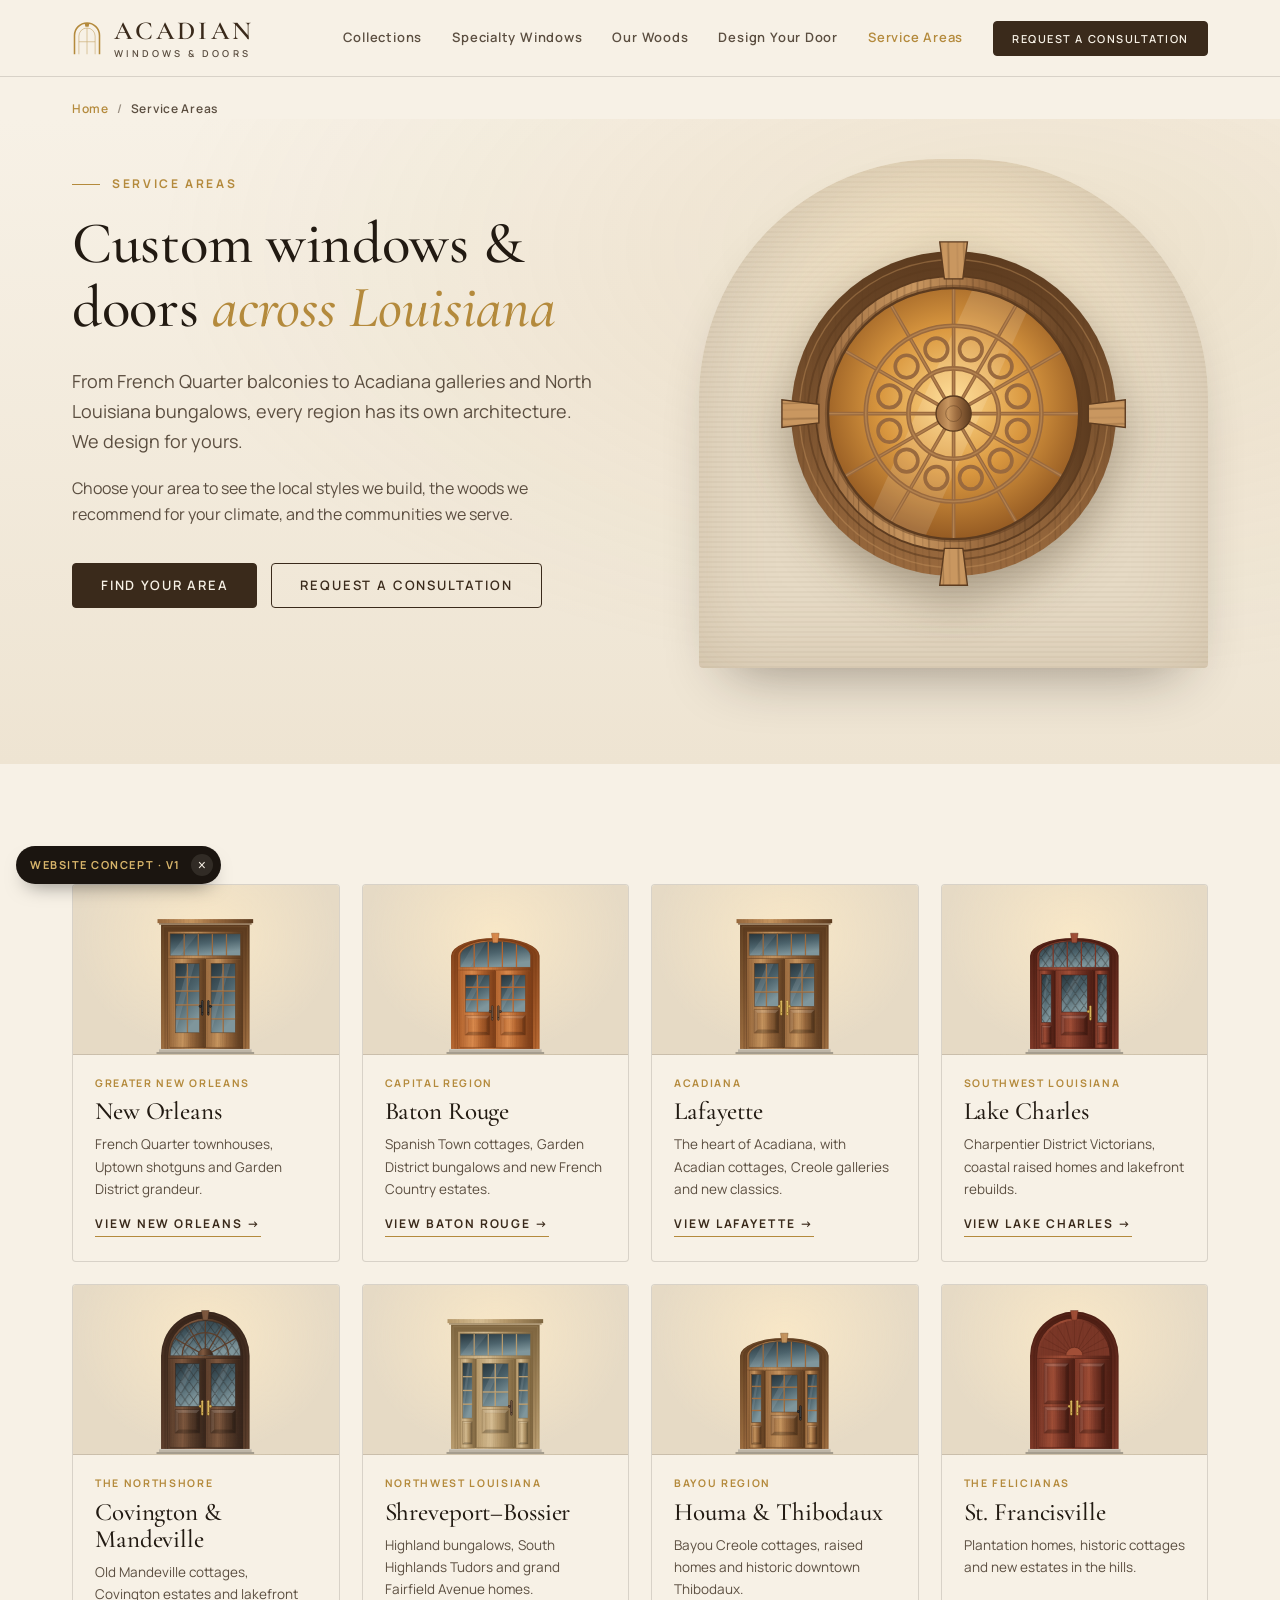
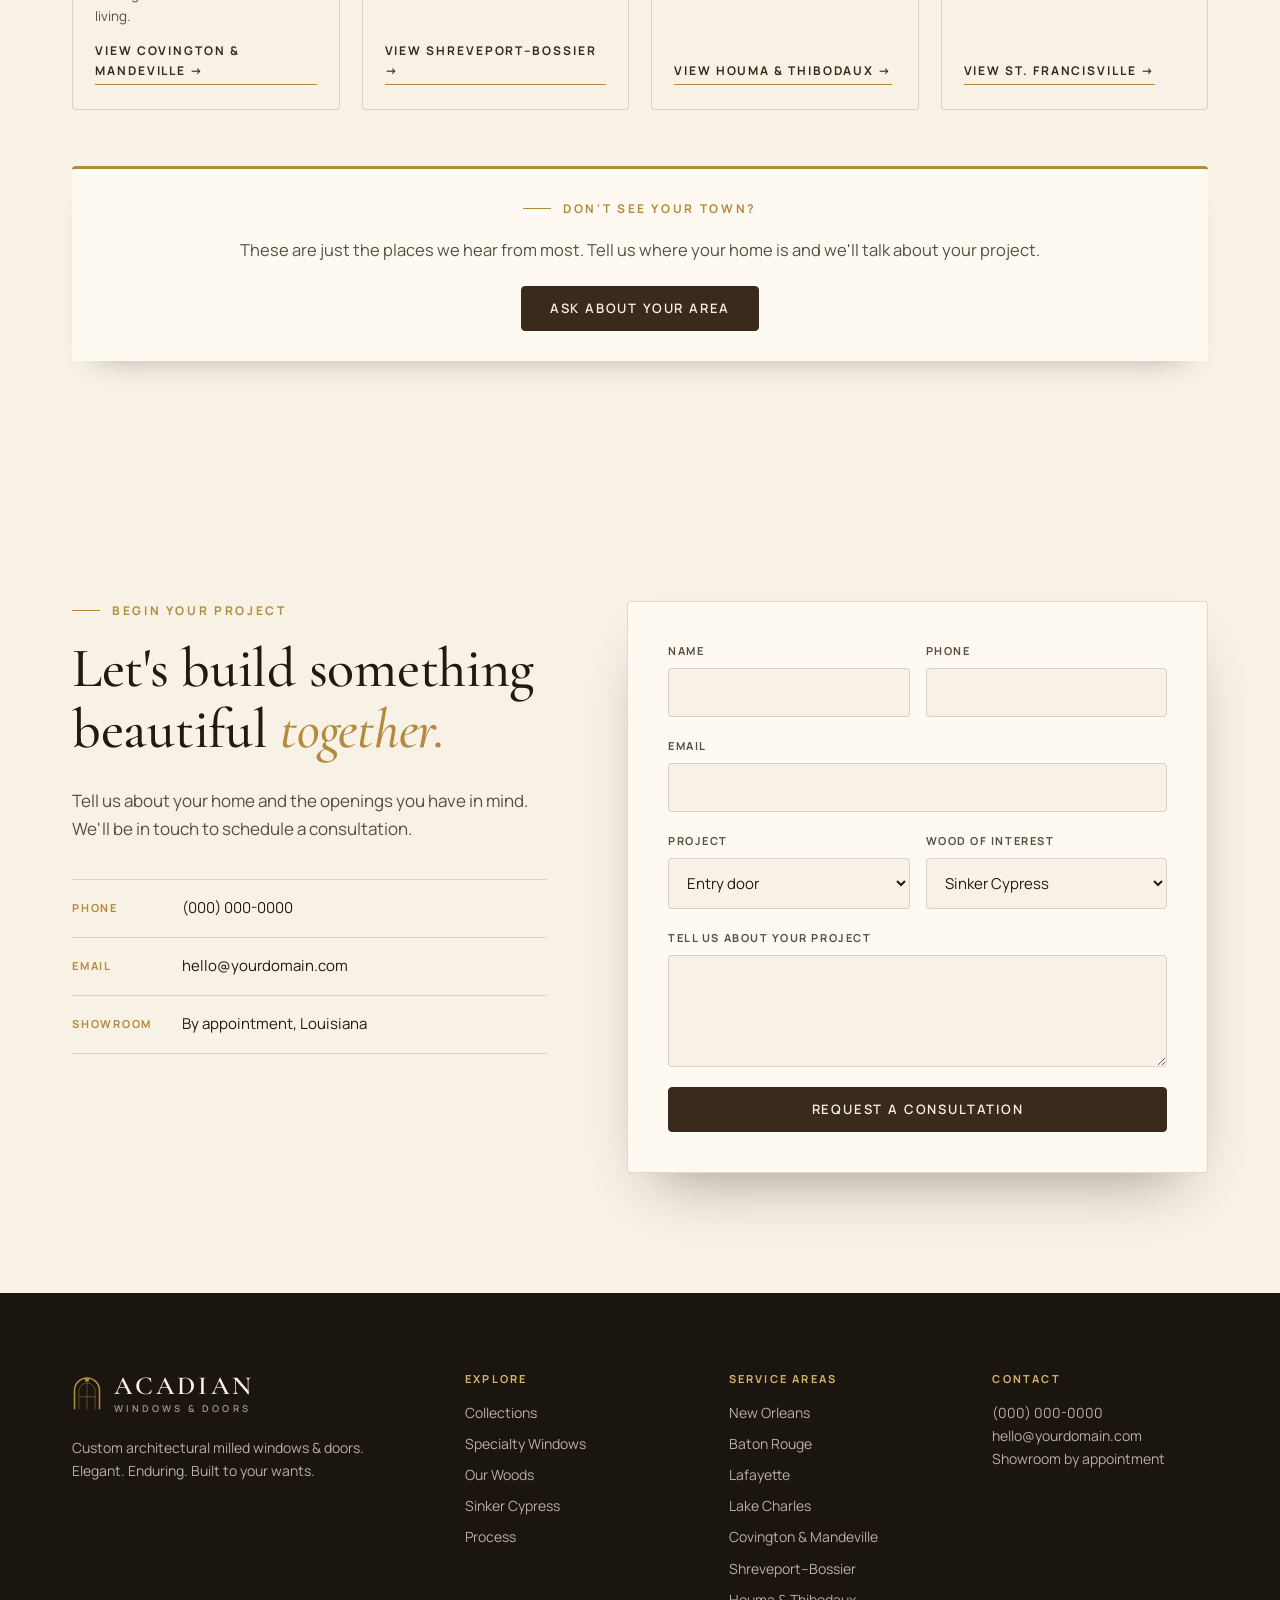
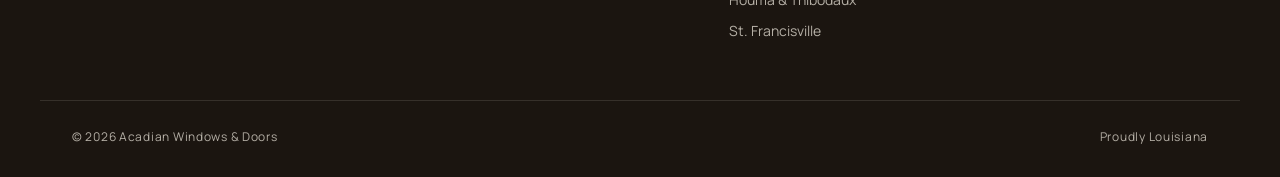
<file: service-areas/index.html>
<!doctype html>
<html lang="en">
<head>
  <meta charset="utf-8">
  <meta name="viewport" content="width=device-width, initial-scale=1">
  <title>Service Areas: Custom Windows &amp; Doors Across Louisiana | Acadian Windows &amp; Doors</title>
  <meta name="description" content="Acadian Windows &amp; Doors crafts custom wood windows and doors for homes across Louisiana, including New Orleans, Baton Rouge, Lafayette, Lake Charles, the Northshore, Shreveport and more.">
  <link rel="canonical" href="https://www.example.com/service-areas/index.html">
  <meta property="og:type" content="website">
  <meta property="og:site_name" content="Acadian Windows &amp; Doors">
  <meta property="og:title" content="Service Areas: Custom Windows &amp; Doors Across Louisiana | Acadian Windows &amp; Doors">
  <meta property="og:description" content="Acadian Windows &amp; Doors crafts custom wood windows and doors for homes across Louisiana, including New Orleans, Baton Rouge, Lafayette, Lake Charles, the Northshore, Shreveport and more.">
  <meta property="og:url" content="https://www.example.com/service-areas/index.html">
  <meta name="geo.region" content="US-LA">
  <link rel="preconnect" href="https://fonts.googleapis.com">
  <link rel="preconnect" href="https://fonts.gstatic.com" crossorigin>
  <link href="https://fonts.googleapis.com/css2?family=Cormorant+Garamond:ital,wght@0,400;0,500;0,600;1,400;1,500&family=Manrope:wght@400;500;600;700&display=swap" rel="stylesheet">
  <link rel="stylesheet" href="../styles.css">
  <script type="application/ld+json">
{
  "@context": "https://schema.org",
  "@type": "Service",
  "name": "Custom wood windows and doors in Louisiana",
  "serviceType": "Custom architectural millwork: wood windows and doors",
  "provider": {
    "@type": "HomeAndConstructionBusiness",
    "name": "Acadian Windows & Doors",
    "url": "https://www.example.com/index.html"
  },
  "areaServed": [
    {
      "@type": "State",
      "name": "Louisiana"
    },
    {
      "@type": "Place",
      "name": "New Orleans, Louisiana"
    },
    {
      "@type": "Place",
      "name": "Baton Rouge, Louisiana"
    },
    {
      "@type": "Place",
      "name": "Lafayette, Louisiana"
    },
    {
      "@type": "Place",
      "name": "Lake Charles, Louisiana"
    },
    {
      "@type": "Place",
      "name": "Covington & Mandeville, Louisiana"
    },
    {
      "@type": "Place",
      "name": "Shreveport–Bossier, Louisiana"
    },
    {
      "@type": "Place",
      "name": "Houma & Thibodaux, Louisiana"
    },
    {
      "@type": "Place",
      "name": "St. Francisville, Louisiana"
    }
  ]
}
  </script>
  <script type="application/ld+json">
{
  "@context": "https://schema.org",
  "@type": "BreadcrumbList",
  "itemListElement": [
    {
      "@type": "ListItem",
      "position": 1,
      "name": "Home",
      "item": "https://www.example.com/index.html"
    },
    {
      "@type": "ListItem",
      "position": 2,
      "name": "Service Areas",
      "item": "https://www.example.com/service-areas/index.html"
    }
  ]
}
  </script>
</head>
<body>

  <header class="site-header" id="top">
    <div class="container header-inner">
      <a href="../index.html" class="logo" aria-label="Acadian Windows &amp; Doors home">
        <svg class="logo-mark" viewBox="0 0 48 56" aria-hidden="true">
            <path d="M4 54 V24 A20 20 0 0 1 44 24 V54" fill="none" stroke="currentColor" stroke-width="2.5"/>
            <path d="M11 54 V25 A13 13 0 0 1 37 25 V54" fill="none" stroke="currentColor" stroke-width="1.2" opacity=".6"/>
            <path d="M24 12 V54 M11 34 H37" stroke="currentColor" stroke-width="1.2" opacity=".6"/>
            <path d="M20 4 h8 l-1.5 6 h-5 z" fill="currentColor"/>
          </svg>
        <span class="logo-text">
          <span class="logo-name">Acadian</span>
          <span class="logo-sub">Windows &amp; Doors</span>
        </span>
      </a>
      <button class="nav-toggle" aria-label="Open menu" aria-expanded="false">
        <span></span><span></span><span></span>
      </button>
      <nav class="main-nav" aria-label="Primary">
        <a href="../index.html#collections">Collections</a>
        <a href="../index.html#specialty">Specialty Windows</a>
        <a href="../index.html#woods">Our Woods</a>
        <a href="../index.html#design">Design Your Door</a>
        <a href="index.html" aria-current="page">Service Areas</a>
        <a href="#contact" class="btn btn-small">Request a Consultation</a>
      </nav>
    </div>
  </header>

  <main>
    <nav class="breadcrumb container" aria-label="Breadcrumb">
      <a href="../index.html">Home</a><span>/</span><span aria-current="page">Service Areas</span>
    </nav>

    <section class="hero local-hero hub-hero">
      <div class="container hero-grid">
        <div class="hero-copy">
          <p class="eyebrow">Service Areas</p>
          <h1>Custom windows &amp; doors <em>across Louisiana</em></h1>
          <p class="lead">From French Quarter balconies to Acadiana galleries and North Louisiana bungalows, every region has its own architecture. We design for yours.</p>
          <p class="lead lead-2">Choose your area to see the local styles we build, the woods we recommend for your climate, and the communities we serve.</p>
          <div class="hero-actions">
            <a href="#areas" class="btn">Find Your Area</a>
            <a href="#contact" class="btn btn-ghost">Request a Consultation</a>
          </div>
        </div>
        <div class="hero-art">
          <div class="hero-wall hub-wall">
            <div class="hero-door" data-special='{"shape":"circle","pattern":"rose","glass":"amber","wood":"sinker-cypress"}'></div>
          </div>
        </div>
      </div>
    </section>

    <section class="section hub-areas" id="areas">
      <div class="container">
        <div class="area-grid">
          <a class="area-card" href="new-orleans.html">
            <div class="area-art" data-door='{"wood":"sinker-cypress","top":"square","glass":"divided","layout":"double","hardware":"iron","lite":"full"}'></div>
            <div class="area-body">
              <p class="area-region">Greater New Orleans</p>
              <h3>New Orleans</h3>
              <p>French Quarter townhouses, Uptown shotguns and Garden District grandeur.</p>
              <span class="link-arrow">View New Orleans</span>
            </div>
          </a>
          <a class="area-card" href="baton-rouge.html">
            <div class="area-art" data-door='{"wood":"heart-pine","top":"segment","glass":"divided","layout":"double","hardware":"bronze","lite":"upper"}'></div>
            <div class="area-body">
              <p class="area-region">Capital Region</p>
              <h3>Baton Rouge</h3>
              <p>Spanish Town cottages, Garden District bungalows and new French Country estates.</p>
              <span class="link-arrow">View Baton Rouge</span>
            </div>
          </a>
          <a class="area-card" href="lafayette.html">
            <div class="area-art" data-door='{"wood":"sinker-cypress","top":"square","glass":"divided","layout":"double","hardware":"brass","lite":"upper"}'></div>
            <div class="area-body">
              <p class="area-region">Acadiana</p>
              <h3>Lafayette</h3>
              <p>The heart of Acadiana, with Acadian cottages, Creole galleries and new classics.</p>
              <span class="link-arrow">View Lafayette</span>
            </div>
          </a>
          <a class="area-card" href="lake-charles.html">
            <div class="area-art" data-door='{"wood":"mahogany","top":"segment","glass":"leaded","layout":"single","hardware":"brass","lite":"upper"}'></div>
            <div class="area-body">
              <p class="area-region">Southwest Louisiana</p>
              <h3>Lake Charles</h3>
              <p>Charpentier District Victorians, coastal raised homes and lakefront rebuilds.</p>
              <span class="link-arrow">View Lake Charles</span>
            </div>
          </a>
          <a class="area-card" href="northshore.html">
            <div class="area-art" data-door='{"wood":"walnut","top":"arch","glass":"leaded","layout":"double","hardware":"brass","lite":"upper"}'></div>
            <div class="area-body">
              <p class="area-region">The Northshore</p>
              <h3>Covington &amp; Mandeville</h3>
              <p>Old Mandeville cottages, Covington estates and lakefront living.</p>
              <span class="link-arrow">View Covington &amp; Mandeville</span>
            </div>
          </a>
          <a class="area-card" href="shreveport-bossier.html">
            <div class="area-art" data-door='{"wood":"white-oak","top":"square","glass":"divided","layout":"single","hardware":"bronze","lite":"upper"}'></div>
            <div class="area-body">
              <p class="area-region">Northwest Louisiana</p>
              <h3>Shreveport–Bossier</h3>
              <p>Highland bungalows, South Highlands Tudors and grand Fairfield Avenue homes.</p>
              <span class="link-arrow">View Shreveport–Bossier</span>
            </div>
          </a>
          <a class="area-card" href="houma-thibodaux.html">
            <div class="area-art" data-door='{"wood":"sinker-cypress","top":"segment","glass":"divided","layout":"single","hardware":"iron","lite":"upper"}'></div>
            <div class="area-body">
              <p class="area-region">Bayou Region</p>
              <h3>Houma &amp; Thibodaux</h3>
              <p>Bayou Creole cottages, raised homes and historic downtown Thibodaux.</p>
              <span class="link-arrow">View Houma &amp; Thibodaux</span>
            </div>
          </a>
          <a class="area-card" href="st-francisville.html">
            <div class="area-art" data-door='{"wood":"mahogany","top":"arch","glass":"solid","layout":"double","hardware":"brass","lite":"upper"}'></div>
            <div class="area-body">
              <p class="area-region">The Felicianas</p>
              <h3>St. Francisville</h3>
              <p>Plantation homes, historic cottages and new estates in the hills.</p>
              <span class="link-arrow">View St. Francisville</span>
            </div>
          </a>
        </div>
        <div class="callout callout-center">
          <p class="eyebrow">Don't see your town?</p>
          <p>These are just the places we hear from most. Tell us where your home is and we'll talk about your project.</p>
          <a href="#contact" class="btn">Ask About Your Area</a>
        </div>
      </div>
    </section>

    <section class="section contact" id="contact">
      <div class="container contact-grid">
        <div class="contact-copy">
          <p class="eyebrow">Begin Your Project</p>
          <h2>Let's build something beautiful <em>together.</em></h2>
          <p>Tell us about your home and the openings you have in mind. We'll be in touch to schedule a consultation.</p>
          <ul class="contact-list">
            <li><span>Phone</span>(000) 000-0000</li>
            <li><span>Email</span>hello@yourdomain.com</li>
            <li><span>Showroom</span>By appointment, Louisiana</li>
          </ul>
        </div>
        <form class="contact-form" id="contact-form">
          
          <div class="field-row">
            <label>Name<input type="text" name="name" required autocomplete="name"></label>
            <label>Phone<input type="tel" name="phone" autocomplete="tel"></label>
          </div>
          <label>Email<input type="email" name="email" required autocomplete="email"></label>
          <div class="field-row">
            <label>Project
              <select name="project">
                <option>Entry door</option>
                <option>French / gallery doors</option>
                <option>Windows</option>
                <option>Specialty / round windows</option>
                <option>Whole-home package</option>
                <option>Something else</option>
              </select>
            </label>
            <label>Wood of interest
              <select name="wood" id="form-wood"></select>
            </label>
          </div>
          <label>Tell us about your project<textarea name="message" rows="4" id="form-message"></textarea></label>
          <button type="submit" class="btn btn-full">Request a Consultation</button>
          <p class="form-note" id="form-note" hidden>Thank you! This is a design mockup, so nothing was sent, but this is where your request would go.</p>
        </form>
      </div>
    </section>
  </main>

  <footer class="site-footer">
    <div class="container footer-grid">
      <div>
        <a href="../index.html" class="logo logo-light">
          <svg class="logo-mark" viewBox="0 0 48 56" aria-hidden="true">
            <path d="M4 54 V24 A20 20 0 0 1 44 24 V54" fill="none" stroke="currentColor" stroke-width="2.5"/>
            <path d="M11 54 V25 A13 13 0 0 1 37 25 V54" fill="none" stroke="currentColor" stroke-width="1.2" opacity=".6"/>
            <path d="M24 12 V54 M11 34 H37" stroke="currentColor" stroke-width="1.2" opacity=".6"/>
            <path d="M20 4 h8 l-1.5 6 h-5 z" fill="currentColor"/>
          </svg>
          <span class="logo-text">
            <span class="logo-name">Acadian</span>
            <span class="logo-sub">Windows &amp; Doors</span>
          </span>
        </a>
        <p class="footer-tag">Custom architectural milled windows &amp; doors.<br>Elegant. Enduring. Built to your wants.</p>
      </div>
      <div>
        <h4>Explore</h4>
        <a href="../index.html#collections">Collections</a>
        <a href="../index.html#specialty">Specialty Windows</a>
        <a href="../index.html#woods">Our Woods</a>
        <a href="../index.html#sinker-cypress">Sinker Cypress</a>
        <a href="../index.html#process">Process</a>
      </div>
      <div>
        <h4>Service Areas</h4>
        <a href="new-orleans.html">New Orleans</a>
        <a href="baton-rouge.html">Baton Rouge</a>
        <a href="lafayette.html">Lafayette</a>
        <a href="lake-charles.html">Lake Charles</a>
        <a href="northshore.html">Covington &amp; Mandeville</a>
        <a href="shreveport-bossier.html">Shreveport–Bossier</a>
        <a href="houma-thibodaux.html">Houma &amp; Thibodaux</a>
        <a href="st-francisville.html">St. Francisville</a>
      </div>
      <div>
        <h4>Contact</h4>
        <p>(000) 000-0000<br>hello@yourdomain.com<br>Showroom by appointment</p>
      </div>
    </div>
    <div class="container footer-bottom">
      <span>&copy; 2026 Acadian Windows &amp; Doors</span>
      <span>Proudly Louisiana</span>
    </div>
  </footer>

  <div class="concept-badge" id="concept-badge">
    Website concept &middot; v1
    <button aria-label="Hide concept label">&times;</button>
  </div>

  <script src="../script.js"></script>
</body>
</html>
</file>
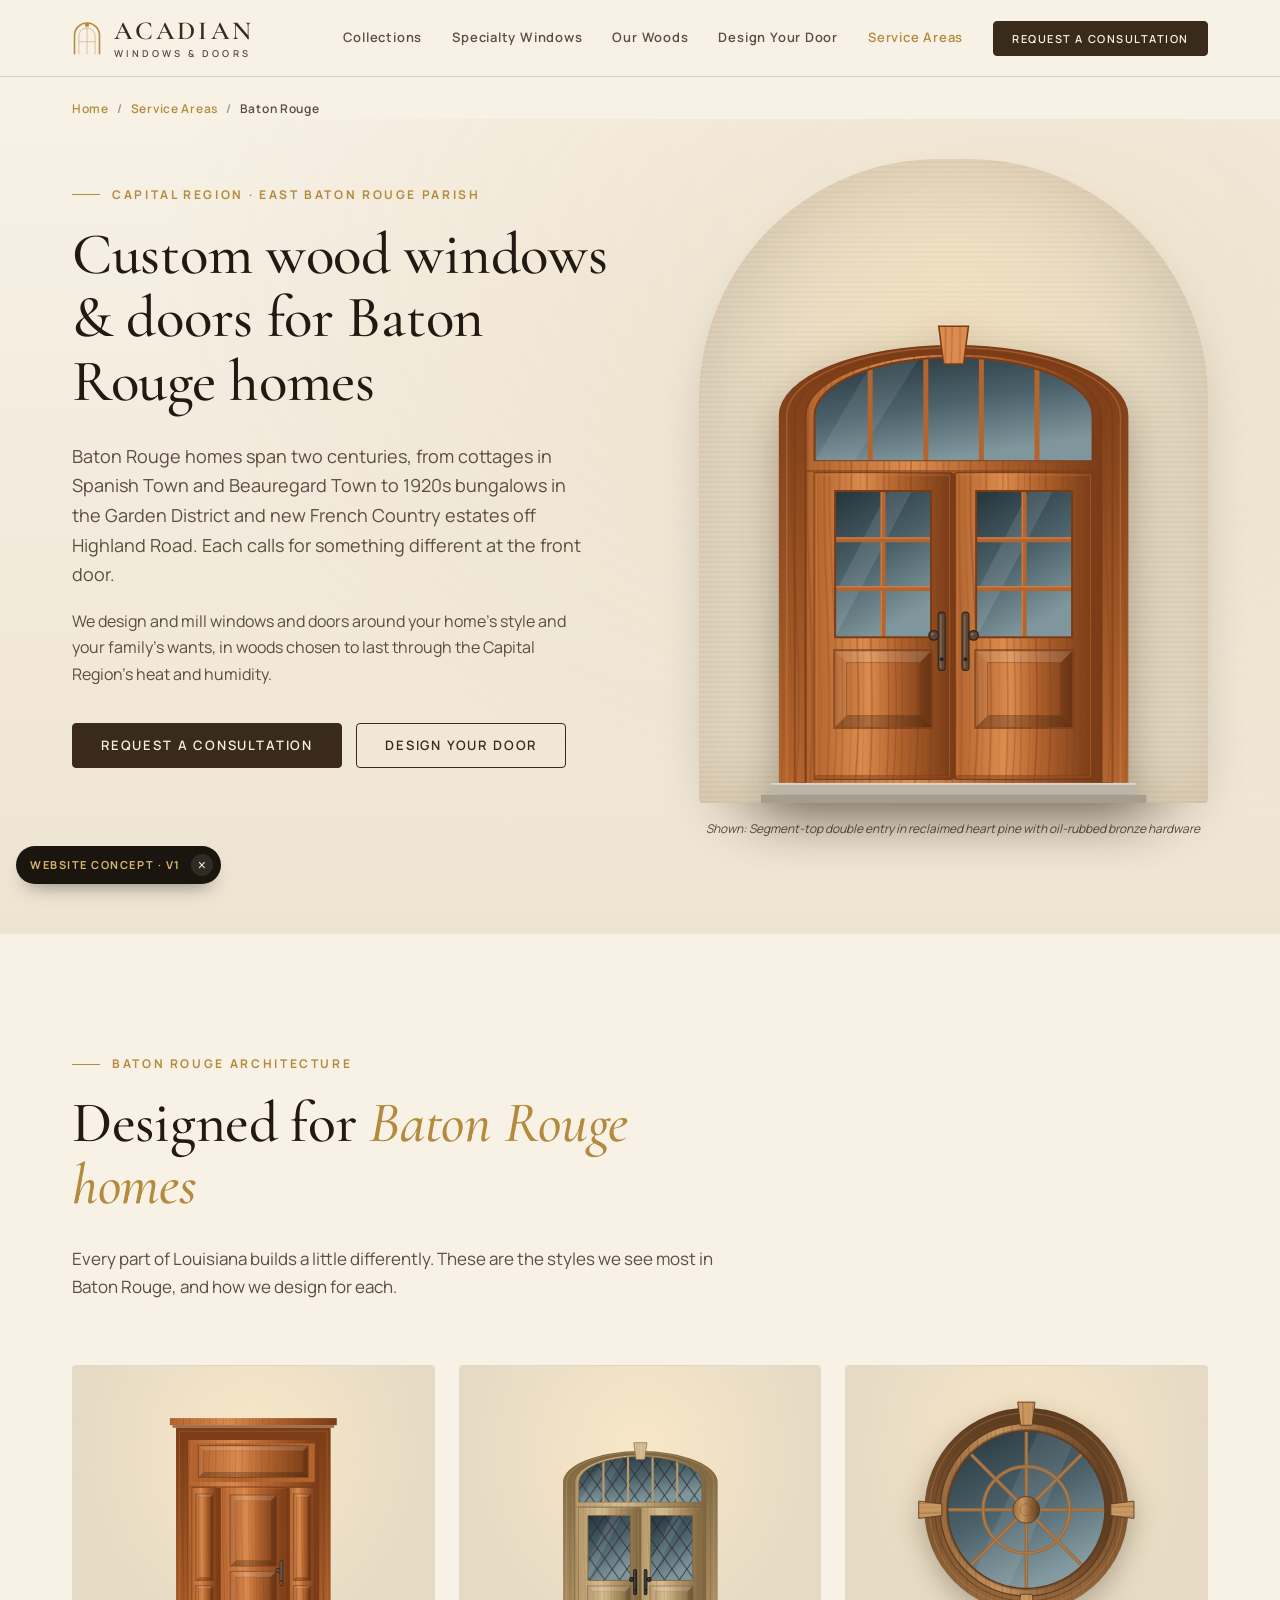
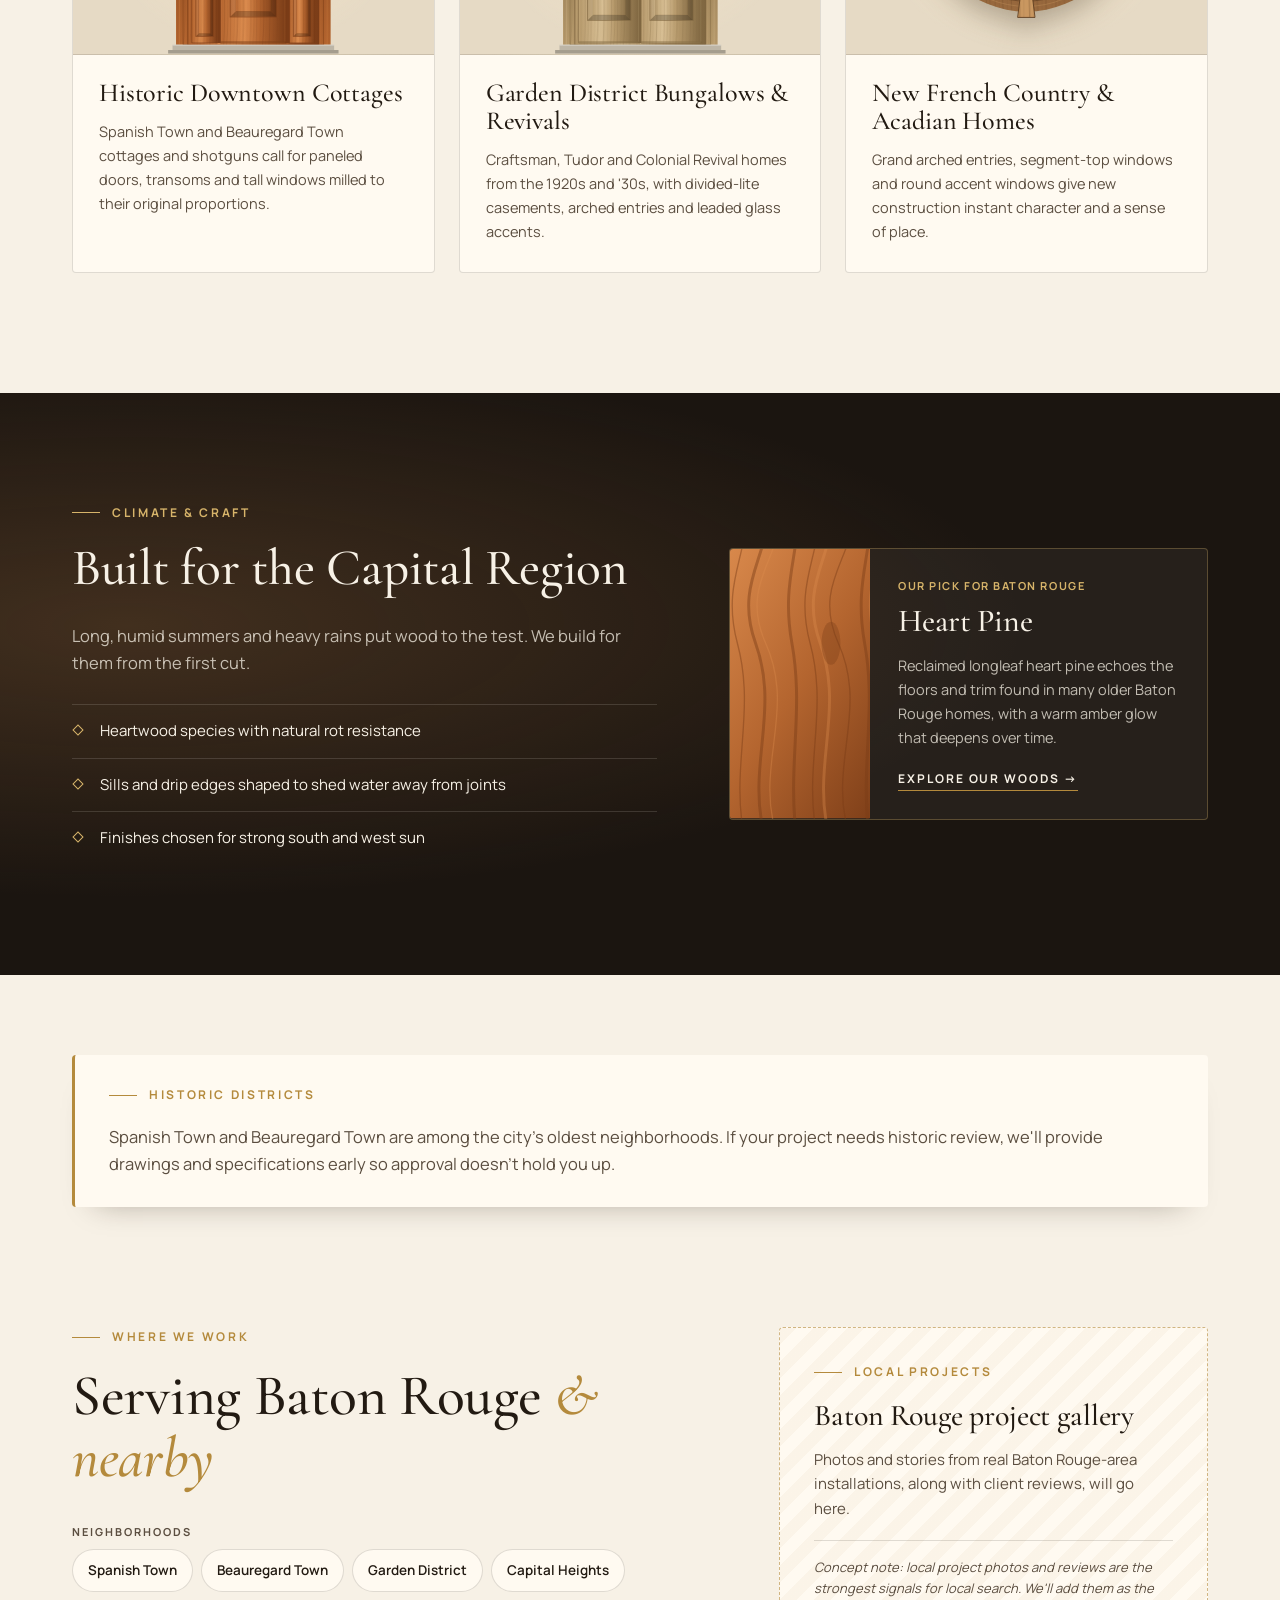
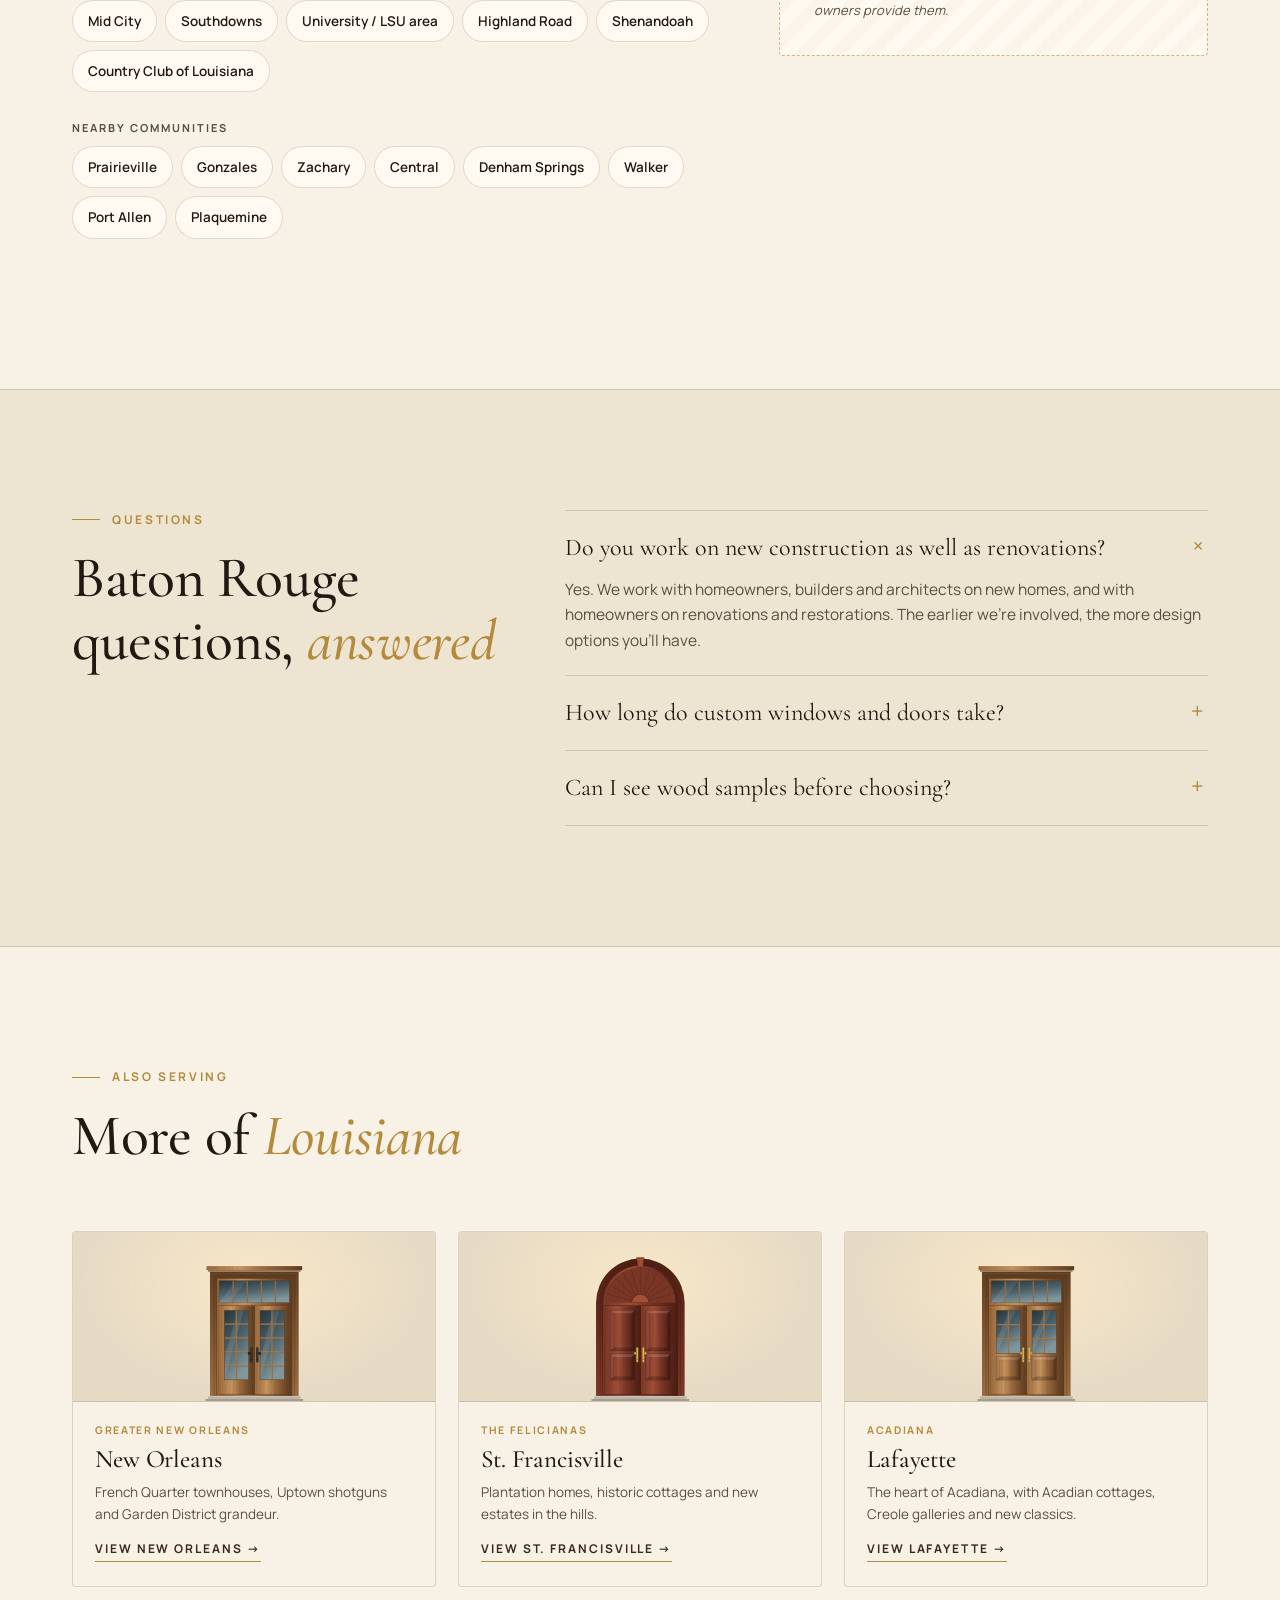
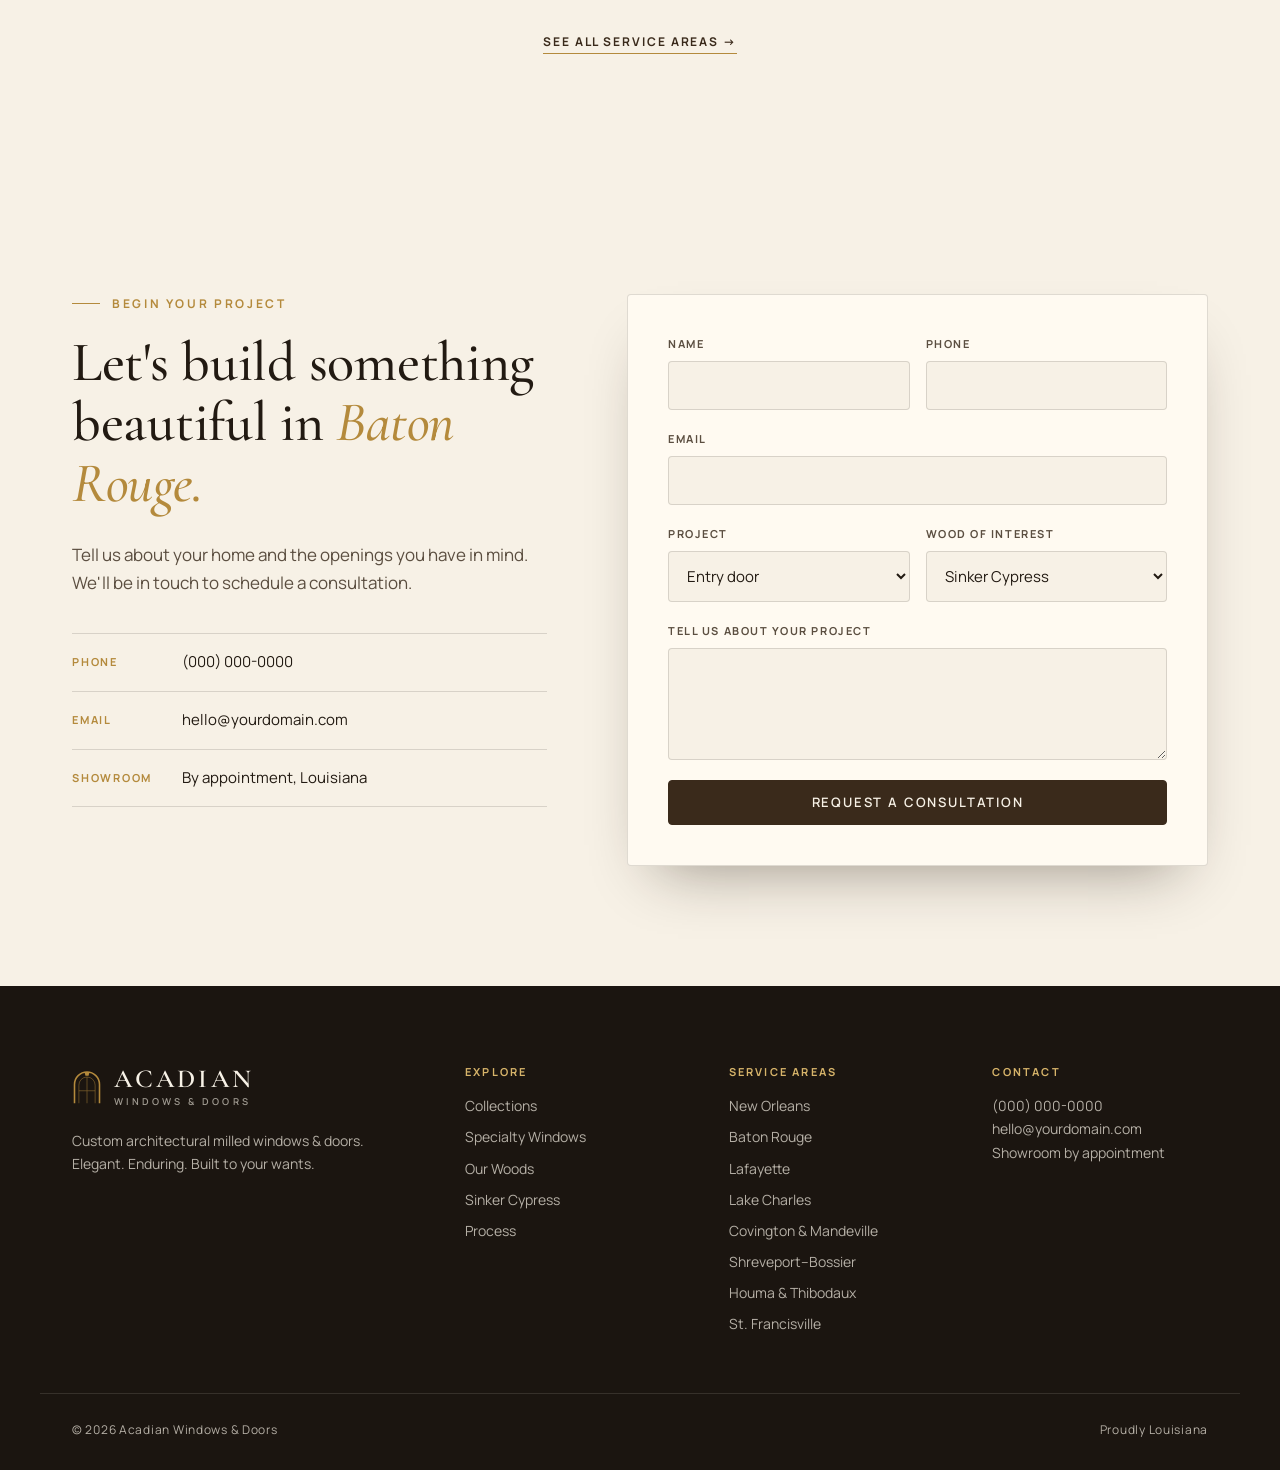
<file: service-areas/baton-rouge.html>
<!doctype html>
<html lang="en">
<head>
  <meta charset="utf-8">
  <meta name="viewport" content="width=device-width, initial-scale=1">
  <title>Custom Wood Windows &amp; Doors in Baton Rouge, LA | Acadian Windows &amp; Doors</title>
  <meta name="description" content="Custom wood entry doors, French doors and windows for Baton Rouge homes, from Spanish Town cottages to new French Country estates. Designed with you, milled to last.">
  <link rel="canonical" href="https://www.example.com/service-areas/baton-rouge.html">
  <meta property="og:type" content="website">
  <meta property="og:site_name" content="Acadian Windows &amp; Doors">
  <meta property="og:title" content="Custom Wood Windows &amp; Doors in Baton Rouge, LA | Acadian Windows &amp; Doors">
  <meta property="og:description" content="Custom wood entry doors, French doors and windows for Baton Rouge homes, from Spanish Town cottages to new French Country estates. Designed with you, milled to last.">
  <meta property="og:url" content="https://www.example.com/service-areas/baton-rouge.html">
  <meta name="geo.region" content="US-LA">
  <link rel="preconnect" href="https://fonts.googleapis.com">
  <link rel="preconnect" href="https://fonts.gstatic.com" crossorigin>
  <link href="https://fonts.googleapis.com/css2?family=Cormorant+Garamond:ital,wght@0,400;0,500;0,600;1,400;1,500&family=Manrope:wght@400;500;600;700&display=swap" rel="stylesheet">
  <link rel="stylesheet" href="../styles.css">
  <script type="application/ld+json">
{
  "@context": "https://schema.org",
  "@type": "Service",
  "name": "Custom wood windows and doors in Baton Rouge",
  "serviceType": "Custom architectural millwork: wood windows and doors",
  "description": "Custom wood entry doors, French doors and windows for Baton Rouge homes, from Spanish Town cottages to new French Country estates. Designed with you, milled to last.",
  "provider": {
    "@type": "HomeAndConstructionBusiness",
    "name": "Acadian Windows & Doors",
    "url": "https://www.example.com/index.html"
  },
  "areaServed": [
    {
      "@type": "Place",
      "name": "Baton Rouge, Louisiana"
    },
    {
      "@type": "Place",
      "name": "Spanish Town, Baton Rouge"
    },
    {
      "@type": "Place",
      "name": "Beauregard Town, Baton Rouge"
    },
    {
      "@type": "Place",
      "name": "Garden District, Baton Rouge"
    },
    {
      "@type": "Place",
      "name": "Capital Heights, Baton Rouge"
    },
    {
      "@type": "Place",
      "name": "Mid City, Baton Rouge"
    },
    {
      "@type": "Place",
      "name": "Southdowns, Baton Rouge"
    },
    {
      "@type": "Place",
      "name": "University / LSU area, Baton Rouge"
    },
    {
      "@type": "Place",
      "name": "Highland Road, Baton Rouge"
    },
    {
      "@type": "Place",
      "name": "Shenandoah, Baton Rouge"
    },
    {
      "@type": "Place",
      "name": "Country Club of Louisiana, Baton Rouge"
    },
    {
      "@type": "Place",
      "name": "Prairieville, Louisiana"
    },
    {
      "@type": "Place",
      "name": "Gonzales, Louisiana"
    },
    {
      "@type": "Place",
      "name": "Zachary, Louisiana"
    },
    {
      "@type": "Place",
      "name": "Central, Louisiana"
    },
    {
      "@type": "Place",
      "name": "Denham Springs, Louisiana"
    },
    {
      "@type": "Place",
      "name": "Walker, Louisiana"
    },
    {
      "@type": "Place",
      "name": "Port Allen, Louisiana"
    },
    {
      "@type": "Place",
      "name": "Plaquemine, Louisiana"
    }
  ]
}
  </script>
  <script type="application/ld+json">
{
  "@context": "https://schema.org",
  "@type": "BreadcrumbList",
  "itemListElement": [
    {
      "@type": "ListItem",
      "position": 1,
      "name": "Home",
      "item": "https://www.example.com/index.html"
    },
    {
      "@type": "ListItem",
      "position": 2,
      "name": "Service Areas",
      "item": "https://www.example.com/service-areas/index.html"
    },
    {
      "@type": "ListItem",
      "position": 3,
      "name": "Baton Rouge",
      "item": "https://www.example.com/service-areas/baton-rouge.html"
    }
  ]
}
  </script>
</head>
<body>

  <header class="site-header" id="top">
    <div class="container header-inner">
      <a href="../index.html" class="logo" aria-label="Acadian Windows &amp; Doors home">
        <svg class="logo-mark" viewBox="0 0 48 56" aria-hidden="true">
            <path d="M4 54 V24 A20 20 0 0 1 44 24 V54" fill="none" stroke="currentColor" stroke-width="2.5"/>
            <path d="M11 54 V25 A13 13 0 0 1 37 25 V54" fill="none" stroke="currentColor" stroke-width="1.2" opacity=".6"/>
            <path d="M24 12 V54 M11 34 H37" stroke="currentColor" stroke-width="1.2" opacity=".6"/>
            <path d="M20 4 h8 l-1.5 6 h-5 z" fill="currentColor"/>
          </svg>
        <span class="logo-text">
          <span class="logo-name">Acadian</span>
          <span class="logo-sub">Windows &amp; Doors</span>
        </span>
      </a>
      <button class="nav-toggle" aria-label="Open menu" aria-expanded="false">
        <span></span><span></span><span></span>
      </button>
      <nav class="main-nav" aria-label="Primary">
        <a href="../index.html#collections">Collections</a>
        <a href="../index.html#specialty">Specialty Windows</a>
        <a href="../index.html#woods">Our Woods</a>
        <a href="../index.html#design">Design Your Door</a>
        <a href="index.html" aria-current="page">Service Areas</a>
        <a href="#contact" class="btn btn-small">Request a Consultation</a>
      </nav>
    </div>
  </header>

  <main>
    <nav class="breadcrumb container" aria-label="Breadcrumb">
      <a href="../index.html">Home</a><span>/</span><a href="index.html">Service Areas</a><span>/</span><span aria-current="page">Baton Rouge</span>
    </nav>

    <section class="hero local-hero">
      <div class="container hero-grid">
        <div class="hero-copy">
          <p class="eyebrow">Capital Region &middot; East Baton Rouge Parish</p>
          <h1>Custom wood windows &amp; doors for Baton Rouge homes</h1>
          <p class="lead">Baton Rouge homes span two centuries, from cottages in Spanish Town and Beauregard Town to 1920s bungalows in the Garden District and new French Country estates off Highland Road. Each calls for something different at the front door.</p>
          <p class="lead lead-2">We design and mill windows and doors around your home's style and your family's wants, in woods chosen to last through the Capital Region's heat and humidity.</p>
          <div class="hero-actions">
            <a href="#contact" class="btn">Request a Consultation</a>
            <a href="../index.html#design" class="btn btn-ghost">Design Your Door</a>
          </div>
        </div>
        <div class="hero-art">
          <div class="hero-wall">
            <div class="hero-door" data-door='{"wood":"heart-pine","top":"segment","glass":"divided","layout":"double","hardware":"bronze","lite":"upper"}'></div>
          </div>
          <p class="hero-caption">Shown: Segment-top double entry in reclaimed heart pine with oil-rubbed bronze hardware</p>
        </div>
      </div>
    </section>

    <section class="section local-styles">
      <div class="container">
        <div class="section-head">
          <p class="eyebrow">Baton Rouge Architecture</p>
          <h2>Designed for <em>Baton Rouge homes</em></h2>
          <p>Every part of Louisiana builds a little differently. These are the styles we see most in Baton Rouge, and how we design for each.</p>
        </div>
        <div class="style-grid">
          <article class="style-card">
            <div class="style-art" data-door='{"wood":"heart-pine","top":"square","glass":"solid","layout":"single","hardware":"bronze","lite":"upper"}'></div>
            <div class="style-body">
              <h3>Historic Downtown Cottages</h3>
              <p>Spanish Town and Beauregard Town cottages and shotguns call for paneled doors, transoms and tall windows milled to their original proportions.</p>
            </div>
          </article>
          <article class="style-card">
            <div class="style-art" data-door='{"wood":"white-oak","top":"segment","glass":"leaded","layout":"double","hardware":"iron","lite":"upper"}'></div>
            <div class="style-body">
              <h3>Garden District Bungalows &amp; Revivals</h3>
              <p>Craftsman, Tudor and Colonial Revival homes from the 1920s and '30s, with divided-lite casements, arched entries and leaded glass accents.</p>
            </div>
          </article>
          <article class="style-card">
            <div class="style-art" data-special='{"shape":"circle","pattern":"wheel","glass":"clear","wood":"sinker-cypress"}'></div>
            <div class="style-body">
              <h3>New French Country &amp; Acadian Homes</h3>
              <p>Grand arched entries, segment-top windows and round accent windows give new construction instant character and a sense of place.</p>
            </div>
          </article>
        </div>
      </div>
    </section>

    <section class="local-climate">
      <div class="container climate-grid">
        <div>
          <p class="eyebrow eyebrow-light">Climate &amp; Craft</p>
          <h2>Built for the Capital Region</h2>
          <p>Long, humid summers and heavy rains put wood to the test. We build for them from the first cut.</p>
          <ul class="climate-points">
            <li>Heartwood species with natural rot resistance</li>
            <li>Sills and drip edges shaped to shed water away from joints</li>
            <li>Finishes chosen for strong south and west sun</li>
          </ul>
        </div>
        <aside class="wood-pick">
          <div class="wood-pick-swatch" data-swatch="heart-pine"></div>
          <div class="wood-pick-body">
            <p class="wood-origin">Our pick for Baton Rouge</p>
            <h3>Heart Pine</h3>
            <p>Reclaimed longleaf heart pine echoes the floors and trim found in many older Baton Rouge homes, with a warm amber glow that deepens over time.</p>
            <a href="../index.html#woods" class="link-arrow">Explore our woods</a>
          </div>
        </aside>
      </div>
    </section>

    <section class="historic-note">
      <div class="container">
        <div class="callout">
          <p class="eyebrow">Historic Districts</p>
          <p>Spanish Town and Beauregard Town are among the city's oldest neighborhoods. If your project needs historic review, we'll provide drawings and specifications early so approval doesn't hold you up.</p>
        </div>
      </div>
    </section>
    <section class="section local-areas">
      <div class="container areas-split">
        <div>
          <div class="section-head">
            <p class="eyebrow">Where We Work</p>
            <h2>Serving Baton Rouge <em>&amp; nearby</em></h2>
          </div>
          <h3 class="chip-title">Neighborhoods</h3>
          <ul class="place-chips">
            <li>Spanish Town</li>
            <li>Beauregard Town</li>
            <li>Garden District</li>
            <li>Capital Heights</li>
            <li>Mid City</li>
            <li>Southdowns</li>
            <li>University / LSU area</li>
            <li>Highland Road</li>
            <li>Shenandoah</li>
            <li>Country Club of Louisiana</li>
          </ul>
          <h3 class="chip-title">Nearby communities</h3>
          <ul class="place-chips">
            <li>Prairieville</li>
            <li>Gonzales</li>
            <li>Zachary</li>
            <li>Central</li>
            <li>Denham Springs</li>
            <li>Walker</li>
            <li>Port Allen</li>
            <li>Plaquemine</li>
          </ul>
        </div>
        <div class="spotlight">
          <p class="eyebrow">Local Projects</p>
          <h3>Baton Rouge project gallery</h3>
          <p>Photos and stories from real Baton Rouge-area installations, along with client reviews, will go here.</p>
          <p class="mockup-note">Concept note: local project photos and reviews are the strongest signals for local search. We'll add them as the owners provide them.</p>
        </div>
      </div>
    </section>

    <section class="section faq">
      <div class="container faq-grid">
        <div class="section-head">
          <p class="eyebrow">Questions</p>
          <h2>Baton Rouge questions, <em>answered</em></h2>
        </div>
        <div class="faq-list">
          <details open>
            <summary>Do you work on new construction as well as renovations?</summary>
            <p>Yes. We work with homeowners, builders and architects on new homes, and with homeowners on renovations and restorations. The earlier we're involved, the more design options you'll have.</p>
          </details>
          <details>
            <summary>How long do custom windows and doors take?</summary>
            <p>It depends on the size of the project and the wood you choose. You'll get a clear timeline along with your quote.</p>
          </details>
          <details>
            <summary>Can I see wood samples before choosing?</summary>
            <p>Yes. Samples are part of every design consultation, so you can see and feel each species before you decide.</p>
          </details>
        </div>
      </div>
    </section>

    <section class="section related-areas">
      <div class="container">
        <div class="section-head">
          <p class="eyebrow">Also Serving</p>
          <h2>More of <em>Louisiana</em></h2>
        </div>
        <div class="area-grid area-grid-3">
          <a class="area-card" href="new-orleans.html">
            <div class="area-art" data-door='{"wood":"sinker-cypress","top":"square","glass":"divided","layout":"double","hardware":"iron","lite":"full"}'></div>
            <div class="area-body">
              <p class="area-region">Greater New Orleans</p>
              <h3>New Orleans</h3>
              <p>French Quarter townhouses, Uptown shotguns and Garden District grandeur.</p>
              <span class="link-arrow">View New Orleans</span>
            </div>
          </a>
          <a class="area-card" href="st-francisville.html">
            <div class="area-art" data-door='{"wood":"mahogany","top":"arch","glass":"solid","layout":"double","hardware":"brass","lite":"upper"}'></div>
            <div class="area-body">
              <p class="area-region">The Felicianas</p>
              <h3>St. Francisville</h3>
              <p>Plantation homes, historic cottages and new estates in the hills.</p>
              <span class="link-arrow">View St. Francisville</span>
            </div>
          </a>
          <a class="area-card" href="lafayette.html">
            <div class="area-art" data-door='{"wood":"sinker-cypress","top":"square","glass":"divided","layout":"double","hardware":"brass","lite":"upper"}'></div>
            <div class="area-body">
              <p class="area-region">Acadiana</p>
              <h3>Lafayette</h3>
              <p>The heart of Acadiana, with Acadian cottages, Creole galleries and new classics.</p>
              <span class="link-arrow">View Lafayette</span>
            </div>
          </a>
        </div>
        <p class="all-areas"><a href="index.html" class="link-arrow">See all service areas</a></p>
      </div>
    </section>

    <section class="section contact" id="contact">
      <div class="container contact-grid">
        <div class="contact-copy">
          <p class="eyebrow">Begin Your Project</p>
          <h2>Let's build something beautiful in <em>Baton Rouge.</em></h2>
          <p>Tell us about your home and the openings you have in mind. We'll be in touch to schedule a consultation.</p>
          <ul class="contact-list">
            <li><span>Phone</span>(000) 000-0000</li>
            <li><span>Email</span>hello@yourdomain.com</li>
            <li><span>Showroom</span>By appointment, Louisiana</li>
          </ul>
        </div>
        <form class="contact-form" id="contact-form">
          <input type="hidden" name="service_area" value="Baton Rouge">
          <div class="field-row">
            <label>Name<input type="text" name="name" required autocomplete="name"></label>
            <label>Phone<input type="tel" name="phone" autocomplete="tel"></label>
          </div>
          <label>Email<input type="email" name="email" required autocomplete="email"></label>
          <div class="field-row">
            <label>Project
              <select name="project">
                <option>Entry door</option>
                <option>French / gallery doors</option>
                <option>Windows</option>
                <option>Specialty / round windows</option>
                <option>Whole-home package</option>
                <option>Something else</option>
              </select>
            </label>
            <label>Wood of interest
              <select name="wood" id="form-wood"></select>
            </label>
          </div>
          <label>Tell us about your project<textarea name="message" rows="4" id="form-message"></textarea></label>
          <button type="submit" class="btn btn-full">Request a Consultation</button>
          <p class="form-note" id="form-note" hidden>Thank you! This is a design mockup, so nothing was sent, but this is where your request would go.</p>
        </form>
      </div>
    </section>
  </main>

  <footer class="site-footer">
    <div class="container footer-grid">
      <div>
        <a href="../index.html" class="logo logo-light">
          <svg class="logo-mark" viewBox="0 0 48 56" aria-hidden="true">
            <path d="M4 54 V24 A20 20 0 0 1 44 24 V54" fill="none" stroke="currentColor" stroke-width="2.5"/>
            <path d="M11 54 V25 A13 13 0 0 1 37 25 V54" fill="none" stroke="currentColor" stroke-width="1.2" opacity=".6"/>
            <path d="M24 12 V54 M11 34 H37" stroke="currentColor" stroke-width="1.2" opacity=".6"/>
            <path d="M20 4 h8 l-1.5 6 h-5 z" fill="currentColor"/>
          </svg>
          <span class="logo-text">
            <span class="logo-name">Acadian</span>
            <span class="logo-sub">Windows &amp; Doors</span>
          </span>
        </a>
        <p class="footer-tag">Custom architectural milled windows &amp; doors.<br>Elegant. Enduring. Built to your wants.</p>
      </div>
      <div>
        <h4>Explore</h4>
        <a href="../index.html#collections">Collections</a>
        <a href="../index.html#specialty">Specialty Windows</a>
        <a href="../index.html#woods">Our Woods</a>
        <a href="../index.html#sinker-cypress">Sinker Cypress</a>
        <a href="../index.html#process">Process</a>
      </div>
      <div>
        <h4>Service Areas</h4>
        <a href="new-orleans.html">New Orleans</a>
        <a href="baton-rouge.html">Baton Rouge</a>
        <a href="lafayette.html">Lafayette</a>
        <a href="lake-charles.html">Lake Charles</a>
        <a href="northshore.html">Covington &amp; Mandeville</a>
        <a href="shreveport-bossier.html">Shreveport–Bossier</a>
        <a href="houma-thibodaux.html">Houma &amp; Thibodaux</a>
        <a href="st-francisville.html">St. Francisville</a>
      </div>
      <div>
        <h4>Contact</h4>
        <p>(000) 000-0000<br>hello@yourdomain.com<br>Showroom by appointment</p>
      </div>
    </div>
    <div class="container footer-bottom">
      <span>&copy; 2026 Acadian Windows &amp; Doors</span>
      <span>Proudly Louisiana</span>
    </div>
  </footer>

  <div class="concept-badge" id="concept-badge">
    Website concept &middot; v1
    <button aria-label="Hide concept label">&times;</button>
  </div>

  <script src="../script.js"></script>
</body>
</html>
</file>
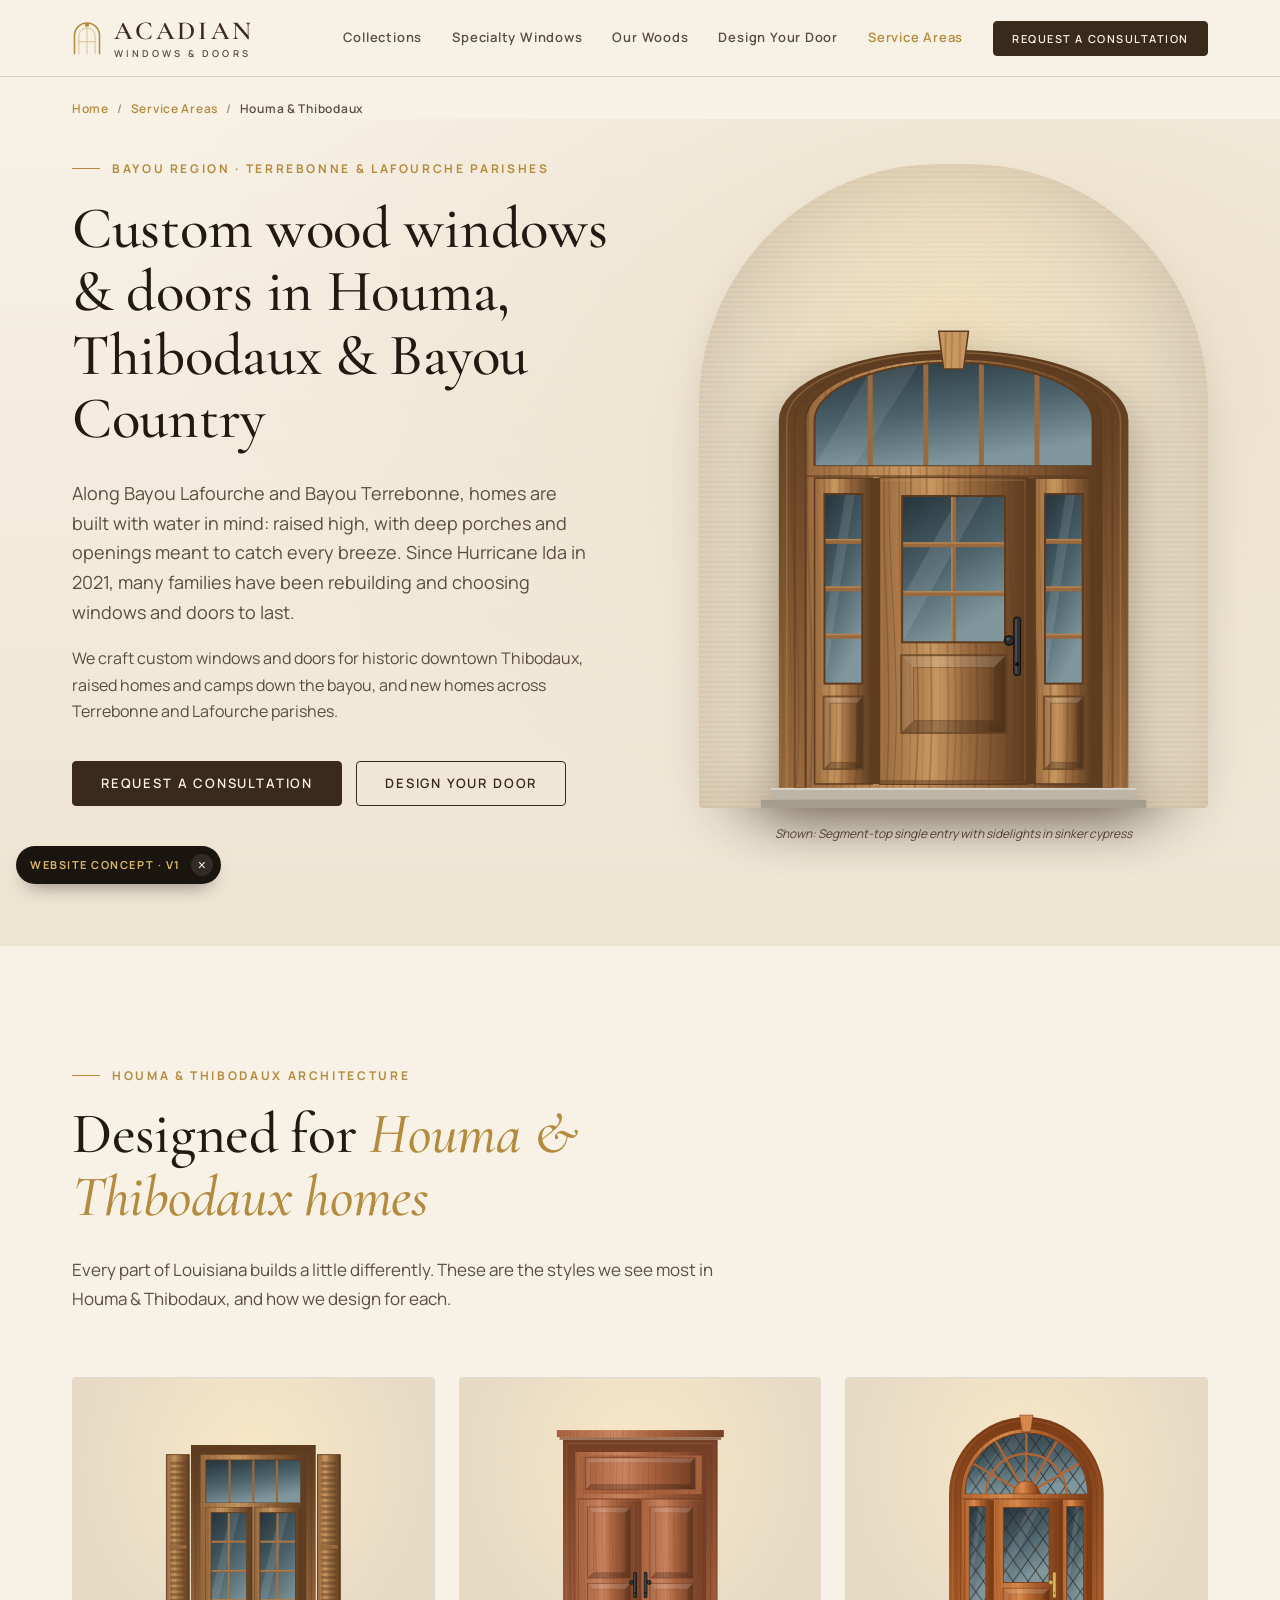
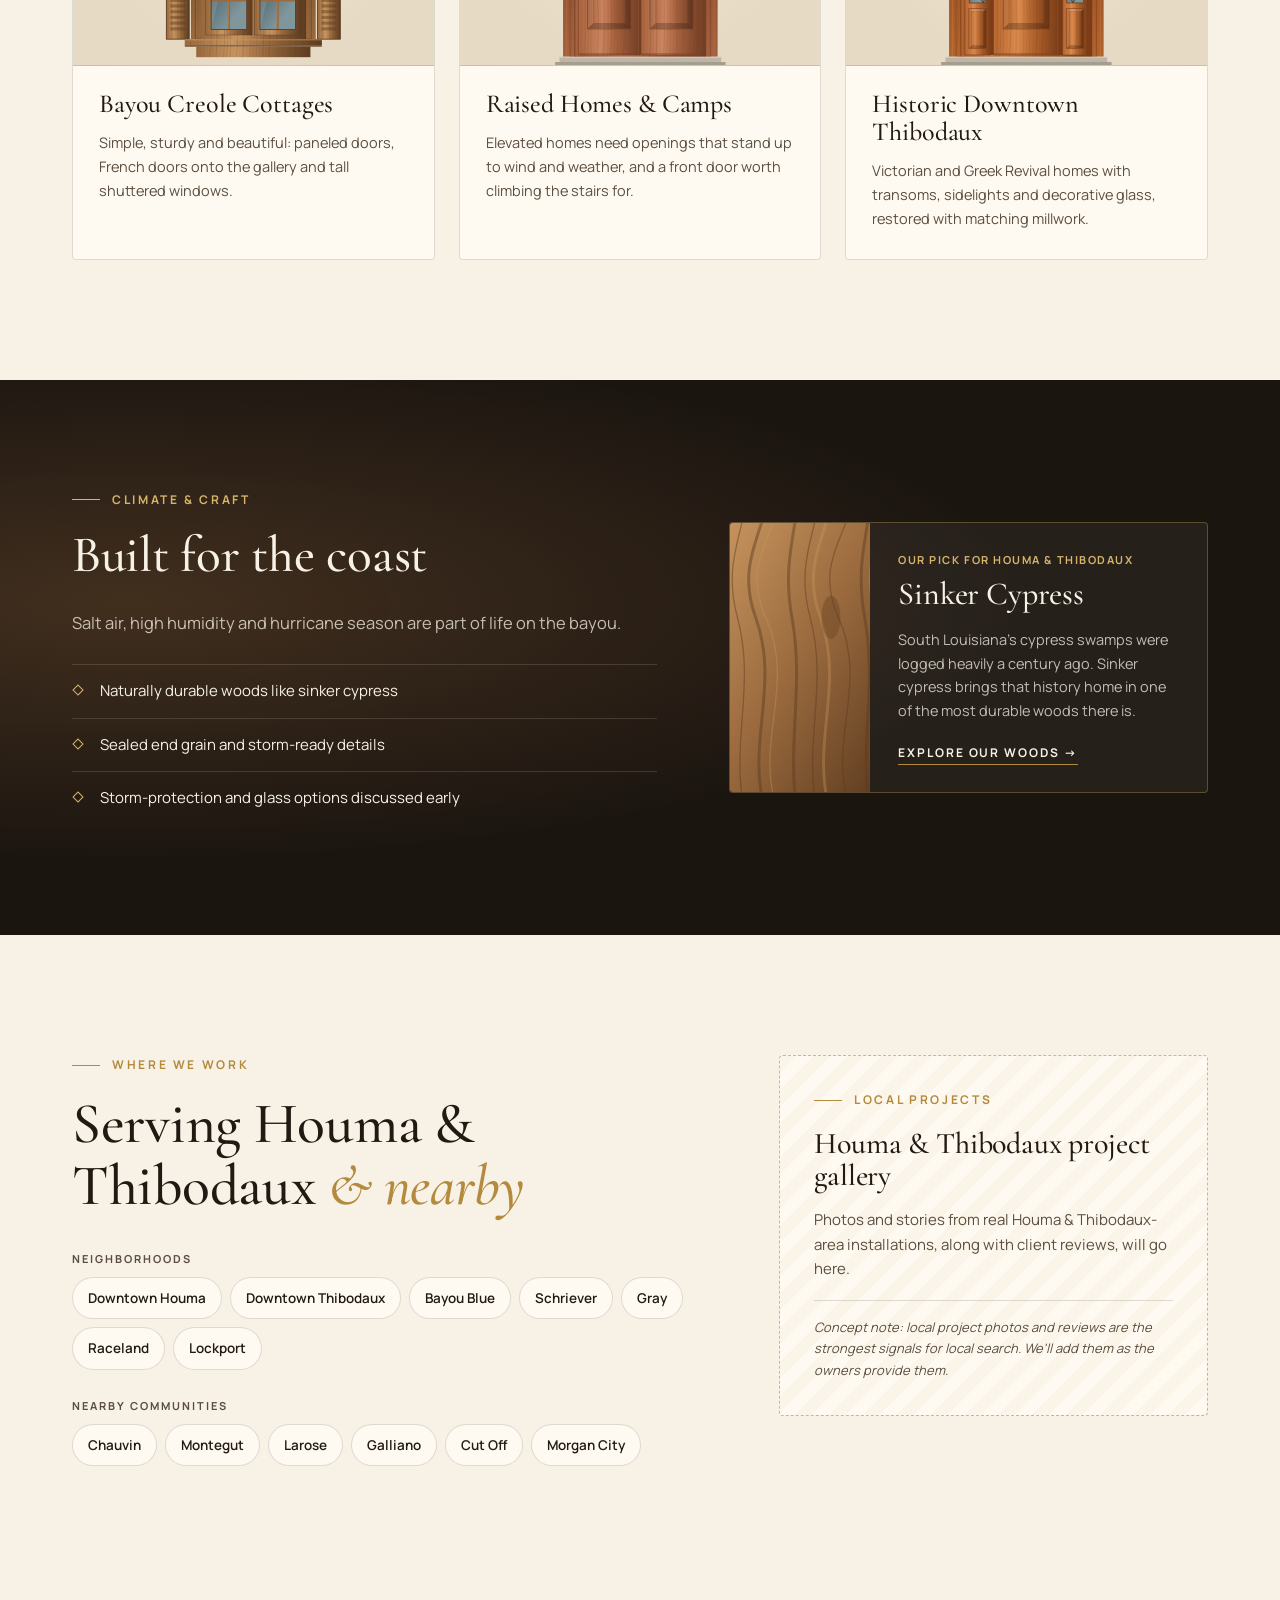
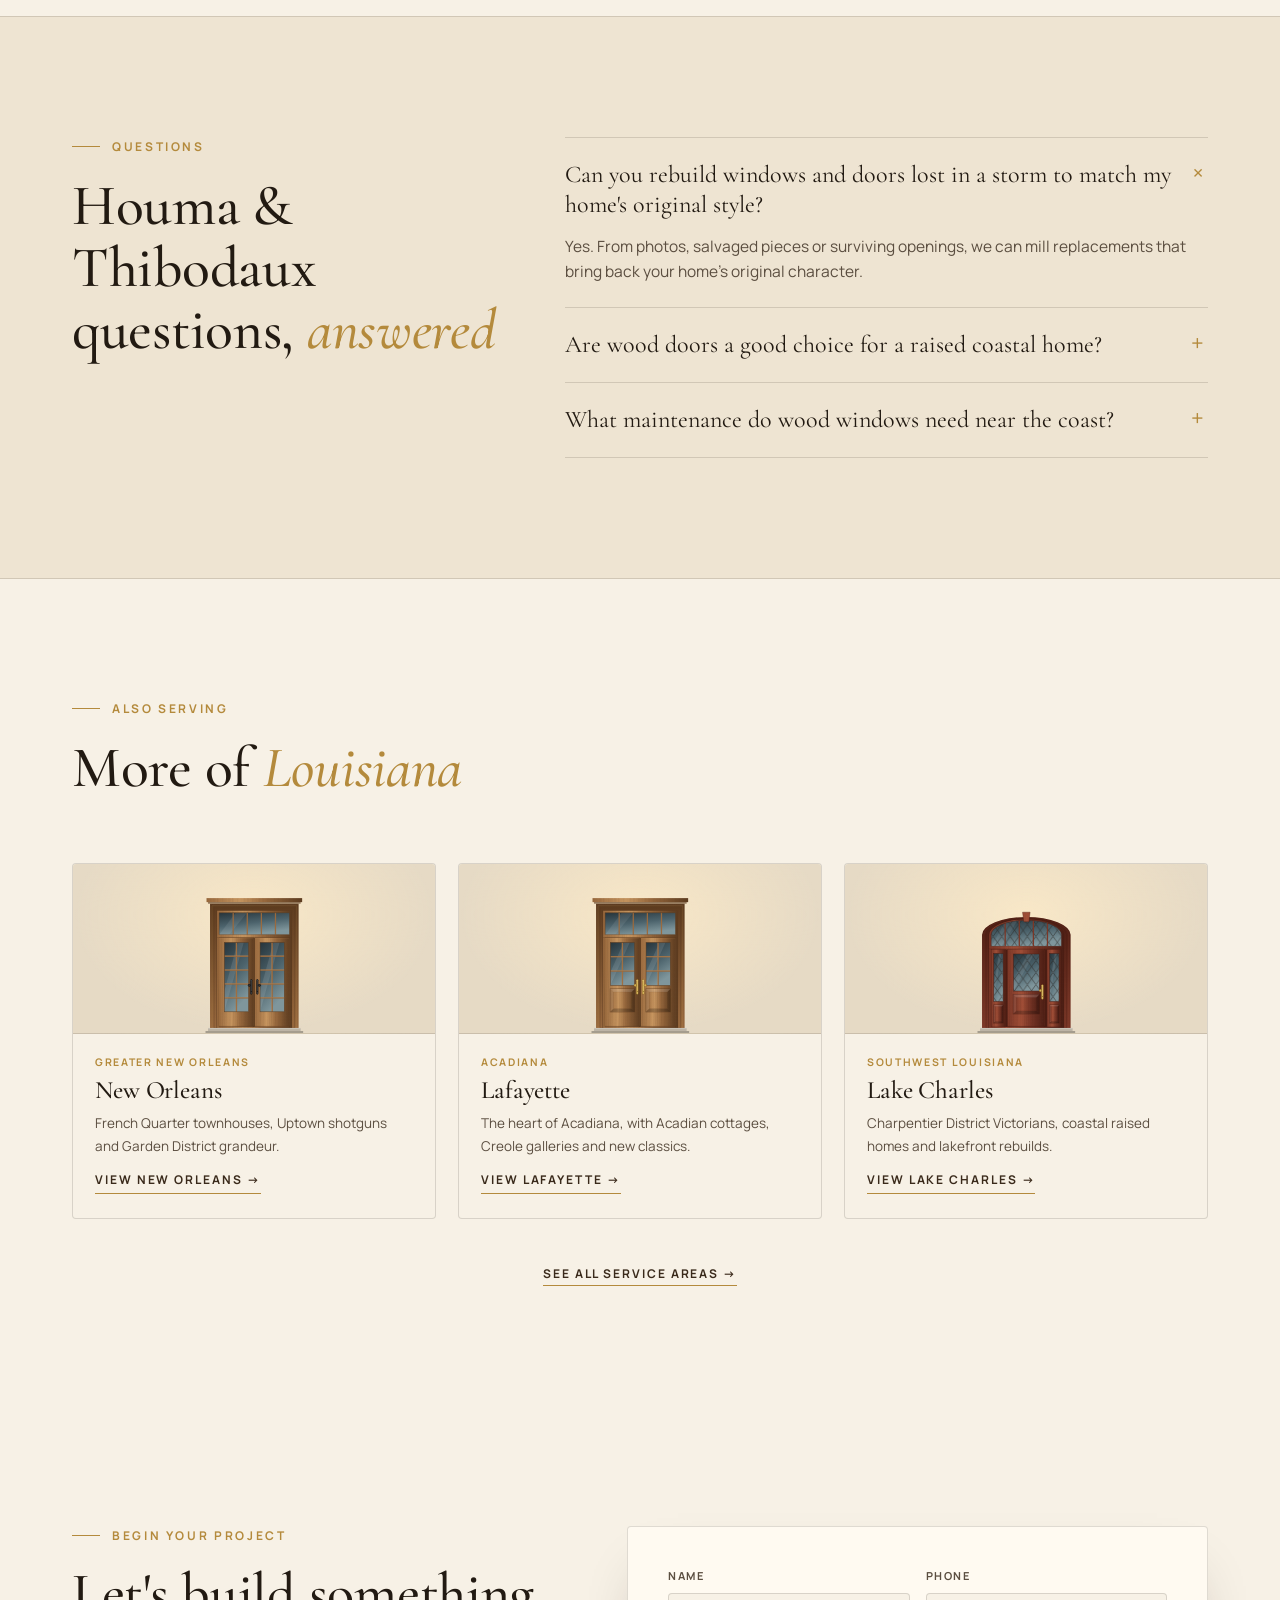
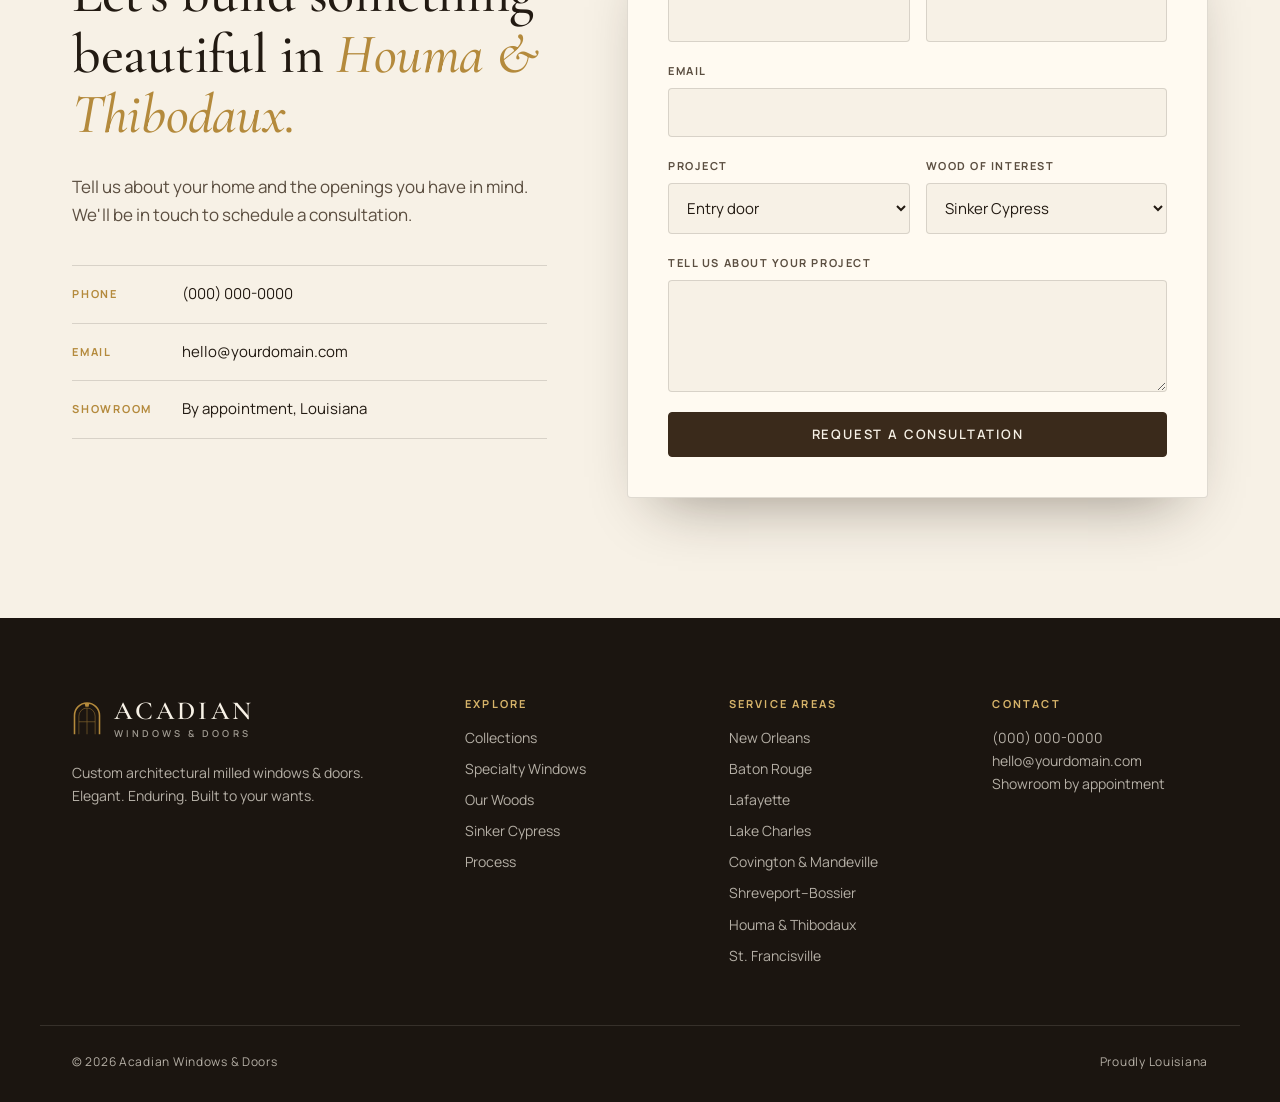
<file: service-areas/houma-thibodaux.html>
<!doctype html>
<html lang="en">
<head>
  <meta charset="utf-8">
  <meta name="viewport" content="width=device-width, initial-scale=1">
  <title>Custom Wood Windows &amp; Doors in Houma &amp; Thibodaux, LA | Acadian Windows &amp; Doors</title>
  <meta name="description" content="Custom wood windows and doors for Houma, Thibodaux and Louisiana's bayou country, built for coastal weather in sinker cypress and other durable woods.">
  <link rel="canonical" href="https://www.example.com/service-areas/houma-thibodaux.html">
  <meta property="og:type" content="website">
  <meta property="og:site_name" content="Acadian Windows &amp; Doors">
  <meta property="og:title" content="Custom Wood Windows &amp; Doors in Houma &amp; Thibodaux, LA | Acadian Windows &amp; Doors">
  <meta property="og:description" content="Custom wood windows and doors for Houma, Thibodaux and Louisiana's bayou country, built for coastal weather in sinker cypress and other durable woods.">
  <meta property="og:url" content="https://www.example.com/service-areas/houma-thibodaux.html">
  <meta name="geo.region" content="US-LA">
  <link rel="preconnect" href="https://fonts.googleapis.com">
  <link rel="preconnect" href="https://fonts.gstatic.com" crossorigin>
  <link href="https://fonts.googleapis.com/css2?family=Cormorant+Garamond:ital,wght@0,400;0,500;0,600;1,400;1,500&family=Manrope:wght@400;500;600;700&display=swap" rel="stylesheet">
  <link rel="stylesheet" href="../styles.css">
  <script type="application/ld+json">
{
  "@context": "https://schema.org",
  "@type": "Service",
  "name": "Custom wood windows and doors in Houma & Thibodaux",
  "serviceType": "Custom architectural millwork: wood windows and doors",
  "description": "Custom wood windows and doors for Houma, Thibodaux and Louisiana's bayou country, built for coastal weather in sinker cypress and other durable woods.",
  "provider": {
    "@type": "HomeAndConstructionBusiness",
    "name": "Acadian Windows & Doors",
    "url": "https://www.example.com/index.html"
  },
  "areaServed": [
    {
      "@type": "Place",
      "name": "Houma & Thibodaux, Louisiana"
    },
    {
      "@type": "Place",
      "name": "Downtown Houma, Houma & Thibodaux"
    },
    {
      "@type": "Place",
      "name": "Downtown Thibodaux, Houma & Thibodaux"
    },
    {
      "@type": "Place",
      "name": "Bayou Blue, Houma & Thibodaux"
    },
    {
      "@type": "Place",
      "name": "Schriever, Houma & Thibodaux"
    },
    {
      "@type": "Place",
      "name": "Gray, Houma & Thibodaux"
    },
    {
      "@type": "Place",
      "name": "Raceland, Houma & Thibodaux"
    },
    {
      "@type": "Place",
      "name": "Lockport, Houma & Thibodaux"
    },
    {
      "@type": "Place",
      "name": "Chauvin, Louisiana"
    },
    {
      "@type": "Place",
      "name": "Montegut, Louisiana"
    },
    {
      "@type": "Place",
      "name": "Larose, Louisiana"
    },
    {
      "@type": "Place",
      "name": "Galliano, Louisiana"
    },
    {
      "@type": "Place",
      "name": "Cut Off, Louisiana"
    },
    {
      "@type": "Place",
      "name": "Morgan City, Louisiana"
    }
  ]
}
  </script>
  <script type="application/ld+json">
{
  "@context": "https://schema.org",
  "@type": "BreadcrumbList",
  "itemListElement": [
    {
      "@type": "ListItem",
      "position": 1,
      "name": "Home",
      "item": "https://www.example.com/index.html"
    },
    {
      "@type": "ListItem",
      "position": 2,
      "name": "Service Areas",
      "item": "https://www.example.com/service-areas/index.html"
    },
    {
      "@type": "ListItem",
      "position": 3,
      "name": "Houma & Thibodaux",
      "item": "https://www.example.com/service-areas/houma-thibodaux.html"
    }
  ]
}
  </script>
</head>
<body>

  <header class="site-header" id="top">
    <div class="container header-inner">
      <a href="../index.html" class="logo" aria-label="Acadian Windows &amp; Doors home">
        <svg class="logo-mark" viewBox="0 0 48 56" aria-hidden="true">
            <path d="M4 54 V24 A20 20 0 0 1 44 24 V54" fill="none" stroke="currentColor" stroke-width="2.5"/>
            <path d="M11 54 V25 A13 13 0 0 1 37 25 V54" fill="none" stroke="currentColor" stroke-width="1.2" opacity=".6"/>
            <path d="M24 12 V54 M11 34 H37" stroke="currentColor" stroke-width="1.2" opacity=".6"/>
            <path d="M20 4 h8 l-1.5 6 h-5 z" fill="currentColor"/>
          </svg>
        <span class="logo-text">
          <span class="logo-name">Acadian</span>
          <span class="logo-sub">Windows &amp; Doors</span>
        </span>
      </a>
      <button class="nav-toggle" aria-label="Open menu" aria-expanded="false">
        <span></span><span></span><span></span>
      </button>
      <nav class="main-nav" aria-label="Primary">
        <a href="../index.html#collections">Collections</a>
        <a href="../index.html#specialty">Specialty Windows</a>
        <a href="../index.html#woods">Our Woods</a>
        <a href="../index.html#design">Design Your Door</a>
        <a href="index.html" aria-current="page">Service Areas</a>
        <a href="#contact" class="btn btn-small">Request a Consultation</a>
      </nav>
    </div>
  </header>

  <main>
    <nav class="breadcrumb container" aria-label="Breadcrumb">
      <a href="../index.html">Home</a><span>/</span><a href="index.html">Service Areas</a><span>/</span><span aria-current="page">Houma &amp; Thibodaux</span>
    </nav>

    <section class="hero local-hero">
      <div class="container hero-grid">
        <div class="hero-copy">
          <p class="eyebrow">Bayou Region &middot; Terrebonne &amp; Lafourche Parishes</p>
          <h1>Custom wood windows &amp; doors in Houma, Thibodaux &amp; Bayou Country</h1>
          <p class="lead">Along Bayou Lafourche and Bayou Terrebonne, homes are built with water in mind: raised high, with deep porches and openings meant to catch every breeze. Since Hurricane Ida in 2021, many families have been rebuilding and choosing windows and doors to last.</p>
          <p class="lead lead-2">We craft custom windows and doors for historic downtown Thibodaux, raised homes and camps down the bayou, and new homes across Terrebonne and Lafourche parishes.</p>
          <div class="hero-actions">
            <a href="#contact" class="btn">Request a Consultation</a>
            <a href="../index.html#design" class="btn btn-ghost">Design Your Door</a>
          </div>
        </div>
        <div class="hero-art">
          <div class="hero-wall">
            <div class="hero-door" data-door='{"wood":"sinker-cypress","top":"segment","glass":"divided","layout":"single","hardware":"iron","lite":"upper"}'></div>
          </div>
          <p class="hero-caption">Shown: Segment-top single entry with sidelights in sinker cypress</p>
        </div>
      </div>
    </section>

    <section class="section local-styles">
      <div class="container">
        <div class="section-head">
          <p class="eyebrow">Houma &amp; Thibodaux Architecture</p>
          <h2>Designed for <em>Houma &amp; Thibodaux homes</em></h2>
          <p>Every part of Louisiana builds a little differently. These are the styles we see most in Houma &amp; Thibodaux, and how we design for each.</p>
        </div>
        <div class="style-grid">
          <article class="style-card">
            <div class="style-art" data-window='{"wood":"sinker-cypress","top":"square"}'></div>
            <div class="style-body">
              <h3>Bayou Creole Cottages</h3>
              <p>Simple, sturdy and beautiful: paneled doors, French doors onto the gallery and tall shuttered windows.</p>
            </div>
          </article>
          <article class="style-card">
            <div class="style-art" data-door='{"wood":"spanish-cedar","top":"square","glass":"solid","layout":"double","hardware":"iron","lite":"upper"}'></div>
            <div class="style-body">
              <h3>Raised Homes &amp; Camps</h3>
              <p>Elevated homes need openings that stand up to wind and weather, and a front door worth climbing the stairs for.</p>
            </div>
          </article>
          <article class="style-card">
            <div class="style-art" data-door='{"wood":"heart-pine","top":"arch","glass":"leaded","layout":"single","hardware":"brass","lite":"upper"}'></div>
            <div class="style-body">
              <h3>Historic Downtown Thibodaux</h3>
              <p>Victorian and Greek Revival homes with transoms, sidelights and decorative glass, restored with matching millwork.</p>
            </div>
          </article>
        </div>
      </div>
    </section>

    <section class="local-climate">
      <div class="container climate-grid">
        <div>
          <p class="eyebrow eyebrow-light">Climate &amp; Craft</p>
          <h2>Built for the coast</h2>
          <p>Salt air, high humidity and hurricane season are part of life on the bayou.</p>
          <ul class="climate-points">
            <li>Naturally durable woods like sinker cypress</li>
            <li>Sealed end grain and storm-ready details</li>
            <li>Storm-protection and glass options discussed early</li>
          </ul>
        </div>
        <aside class="wood-pick">
          <div class="wood-pick-swatch" data-swatch="sinker-cypress"></div>
          <div class="wood-pick-body">
            <p class="wood-origin">Our pick for Houma &amp; Thibodaux</p>
            <h3>Sinker Cypress</h3>
            <p>South Louisiana's cypress swamps were logged heavily a century ago. Sinker cypress brings that history home in one of the most durable woods there is.</p>
            <a href="../index.html#woods" class="link-arrow">Explore our woods</a>
          </div>
        </aside>
      </div>
    </section>

    <section class="section local-areas">
      <div class="container areas-split">
        <div>
          <div class="section-head">
            <p class="eyebrow">Where We Work</p>
            <h2>Serving Houma &amp; Thibodaux <em>&amp; nearby</em></h2>
          </div>
          <h3 class="chip-title">Neighborhoods</h3>
          <ul class="place-chips">
            <li>Downtown Houma</li>
            <li>Downtown Thibodaux</li>
            <li>Bayou Blue</li>
            <li>Schriever</li>
            <li>Gray</li>
            <li>Raceland</li>
            <li>Lockport</li>
          </ul>
          <h3 class="chip-title">Nearby communities</h3>
          <ul class="place-chips">
            <li>Chauvin</li>
            <li>Montegut</li>
            <li>Larose</li>
            <li>Galliano</li>
            <li>Cut Off</li>
            <li>Morgan City</li>
          </ul>
        </div>
        <div class="spotlight">
          <p class="eyebrow">Local Projects</p>
          <h3>Houma &amp; Thibodaux project gallery</h3>
          <p>Photos and stories from real Houma &amp; Thibodaux-area installations, along with client reviews, will go here.</p>
          <p class="mockup-note">Concept note: local project photos and reviews are the strongest signals for local search. We'll add them as the owners provide them.</p>
        </div>
      </div>
    </section>

    <section class="section faq">
      <div class="container faq-grid">
        <div class="section-head">
          <p class="eyebrow">Questions</p>
          <h2>Houma &amp; Thibodaux questions, <em>answered</em></h2>
        </div>
        <div class="faq-list">
          <details open>
            <summary>Can you rebuild windows and doors lost in a storm to match my home's original style?</summary>
            <p>Yes. From photos, salvaged pieces or surviving openings, we can mill replacements that bring back your home's original character.</p>
          </details>
          <details>
            <summary>Are wood doors a good choice for a raised coastal home?</summary>
            <p>Yes, with the right species, construction and finish. Durable heartwoods, careful joinery and regular finish care let wood doors thrive on the coast.</p>
          </details>
          <details>
            <summary>What maintenance do wood windows need near the coast?</summary>
            <p>Periodic inspection and a refresh of the exterior finish, more often on sunny or salt-exposed sides. We'll give you care guidance specific to your wood and finish.</p>
          </details>
        </div>
      </div>
    </section>

    <section class="section related-areas">
      <div class="container">
        <div class="section-head">
          <p class="eyebrow">Also Serving</p>
          <h2>More of <em>Louisiana</em></h2>
        </div>
        <div class="area-grid area-grid-3">
          <a class="area-card" href="new-orleans.html">
            <div class="area-art" data-door='{"wood":"sinker-cypress","top":"square","glass":"divided","layout":"double","hardware":"iron","lite":"full"}'></div>
            <div class="area-body">
              <p class="area-region">Greater New Orleans</p>
              <h3>New Orleans</h3>
              <p>French Quarter townhouses, Uptown shotguns and Garden District grandeur.</p>
              <span class="link-arrow">View New Orleans</span>
            </div>
          </a>
          <a class="area-card" href="lafayette.html">
            <div class="area-art" data-door='{"wood":"sinker-cypress","top":"square","glass":"divided","layout":"double","hardware":"brass","lite":"upper"}'></div>
            <div class="area-body">
              <p class="area-region">Acadiana</p>
              <h3>Lafayette</h3>
              <p>The heart of Acadiana, with Acadian cottages, Creole galleries and new classics.</p>
              <span class="link-arrow">View Lafayette</span>
            </div>
          </a>
          <a class="area-card" href="lake-charles.html">
            <div class="area-art" data-door='{"wood":"mahogany","top":"segment","glass":"leaded","layout":"single","hardware":"brass","lite":"upper"}'></div>
            <div class="area-body">
              <p class="area-region">Southwest Louisiana</p>
              <h3>Lake Charles</h3>
              <p>Charpentier District Victorians, coastal raised homes and lakefront rebuilds.</p>
              <span class="link-arrow">View Lake Charles</span>
            </div>
          </a>
        </div>
        <p class="all-areas"><a href="index.html" class="link-arrow">See all service areas</a></p>
      </div>
    </section>

    <section class="section contact" id="contact">
      <div class="container contact-grid">
        <div class="contact-copy">
          <p class="eyebrow">Begin Your Project</p>
          <h2>Let's build something beautiful in <em>Houma &amp; Thibodaux.</em></h2>
          <p>Tell us about your home and the openings you have in mind. We'll be in touch to schedule a consultation.</p>
          <ul class="contact-list">
            <li><span>Phone</span>(000) 000-0000</li>
            <li><span>Email</span>hello@yourdomain.com</li>
            <li><span>Showroom</span>By appointment, Louisiana</li>
          </ul>
        </div>
        <form class="contact-form" id="contact-form">
          <input type="hidden" name="service_area" value="Houma &amp; Thibodaux">
          <div class="field-row">
            <label>Name<input type="text" name="name" required autocomplete="name"></label>
            <label>Phone<input type="tel" name="phone" autocomplete="tel"></label>
          </div>
          <label>Email<input type="email" name="email" required autocomplete="email"></label>
          <div class="field-row">
            <label>Project
              <select name="project">
                <option>Entry door</option>
                <option>French / gallery doors</option>
                <option>Windows</option>
                <option>Specialty / round windows</option>
                <option>Whole-home package</option>
                <option>Something else</option>
              </select>
            </label>
            <label>Wood of interest
              <select name="wood" id="form-wood"></select>
            </label>
          </div>
          <label>Tell us about your project<textarea name="message" rows="4" id="form-message"></textarea></label>
          <button type="submit" class="btn btn-full">Request a Consultation</button>
          <p class="form-note" id="form-note" hidden>Thank you! This is a design mockup, so nothing was sent, but this is where your request would go.</p>
        </form>
      </div>
    </section>
  </main>

  <footer class="site-footer">
    <div class="container footer-grid">
      <div>
        <a href="../index.html" class="logo logo-light">
          <svg class="logo-mark" viewBox="0 0 48 56" aria-hidden="true">
            <path d="M4 54 V24 A20 20 0 0 1 44 24 V54" fill="none" stroke="currentColor" stroke-width="2.5"/>
            <path d="M11 54 V25 A13 13 0 0 1 37 25 V54" fill="none" stroke="currentColor" stroke-width="1.2" opacity=".6"/>
            <path d="M24 12 V54 M11 34 H37" stroke="currentColor" stroke-width="1.2" opacity=".6"/>
            <path d="M20 4 h8 l-1.5 6 h-5 z" fill="currentColor"/>
          </svg>
          <span class="logo-text">
            <span class="logo-name">Acadian</span>
            <span class="logo-sub">Windows &amp; Doors</span>
          </span>
        </a>
        <p class="footer-tag">Custom architectural milled windows &amp; doors.<br>Elegant. Enduring. Built to your wants.</p>
      </div>
      <div>
        <h4>Explore</h4>
        <a href="../index.html#collections">Collections</a>
        <a href="../index.html#specialty">Specialty Windows</a>
        <a href="../index.html#woods">Our Woods</a>
        <a href="../index.html#sinker-cypress">Sinker Cypress</a>
        <a href="../index.html#process">Process</a>
      </div>
      <div>
        <h4>Service Areas</h4>
        <a href="new-orleans.html">New Orleans</a>
        <a href="baton-rouge.html">Baton Rouge</a>
        <a href="lafayette.html">Lafayette</a>
        <a href="lake-charles.html">Lake Charles</a>
        <a href="northshore.html">Covington &amp; Mandeville</a>
        <a href="shreveport-bossier.html">Shreveport–Bossier</a>
        <a href="houma-thibodaux.html">Houma &amp; Thibodaux</a>
        <a href="st-francisville.html">St. Francisville</a>
      </div>
      <div>
        <h4>Contact</h4>
        <p>(000) 000-0000<br>hello@yourdomain.com<br>Showroom by appointment</p>
      </div>
    </div>
    <div class="container footer-bottom">
      <span>&copy; 2026 Acadian Windows &amp; Doors</span>
      <span>Proudly Louisiana</span>
    </div>
  </footer>

  <div class="concept-badge" id="concept-badge">
    Website concept &middot; v1
    <button aria-label="Hide concept label">&times;</button>
  </div>

  <script src="../script.js"></script>
</body>
</html>
</file>
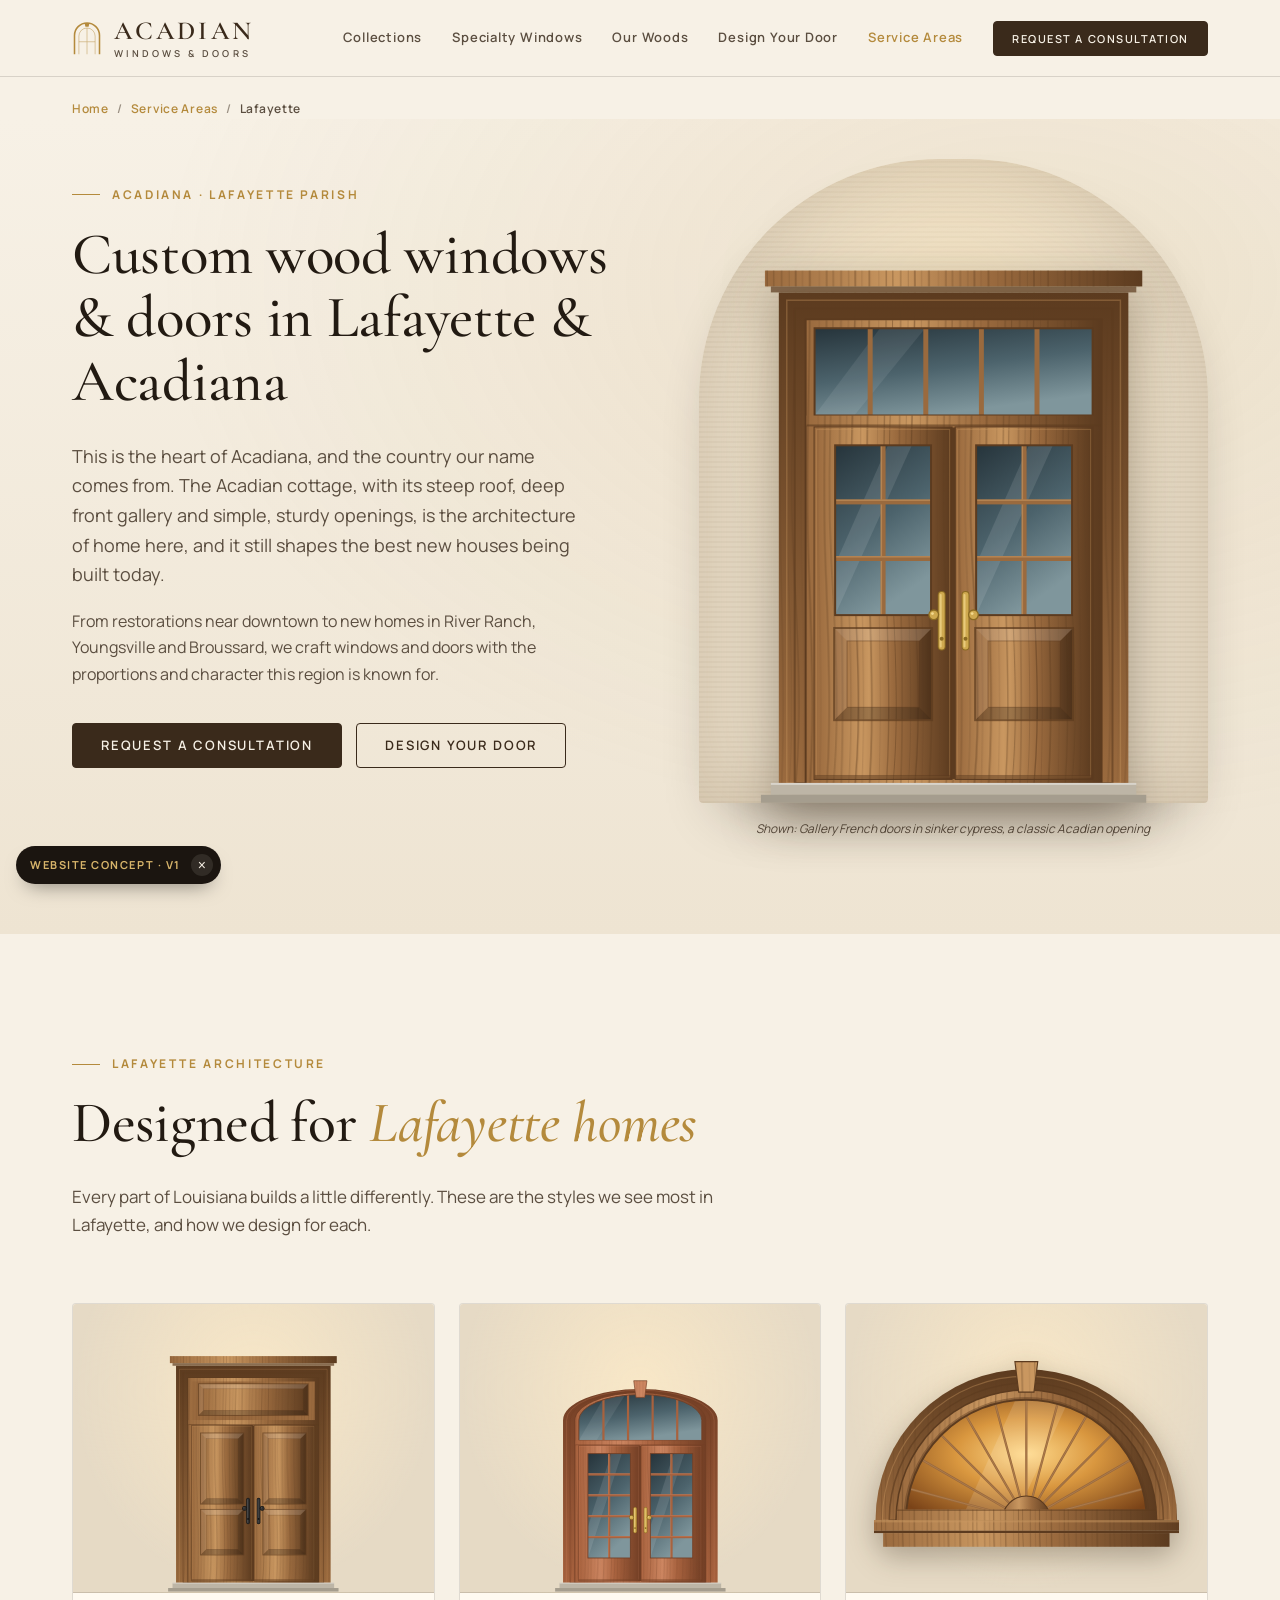
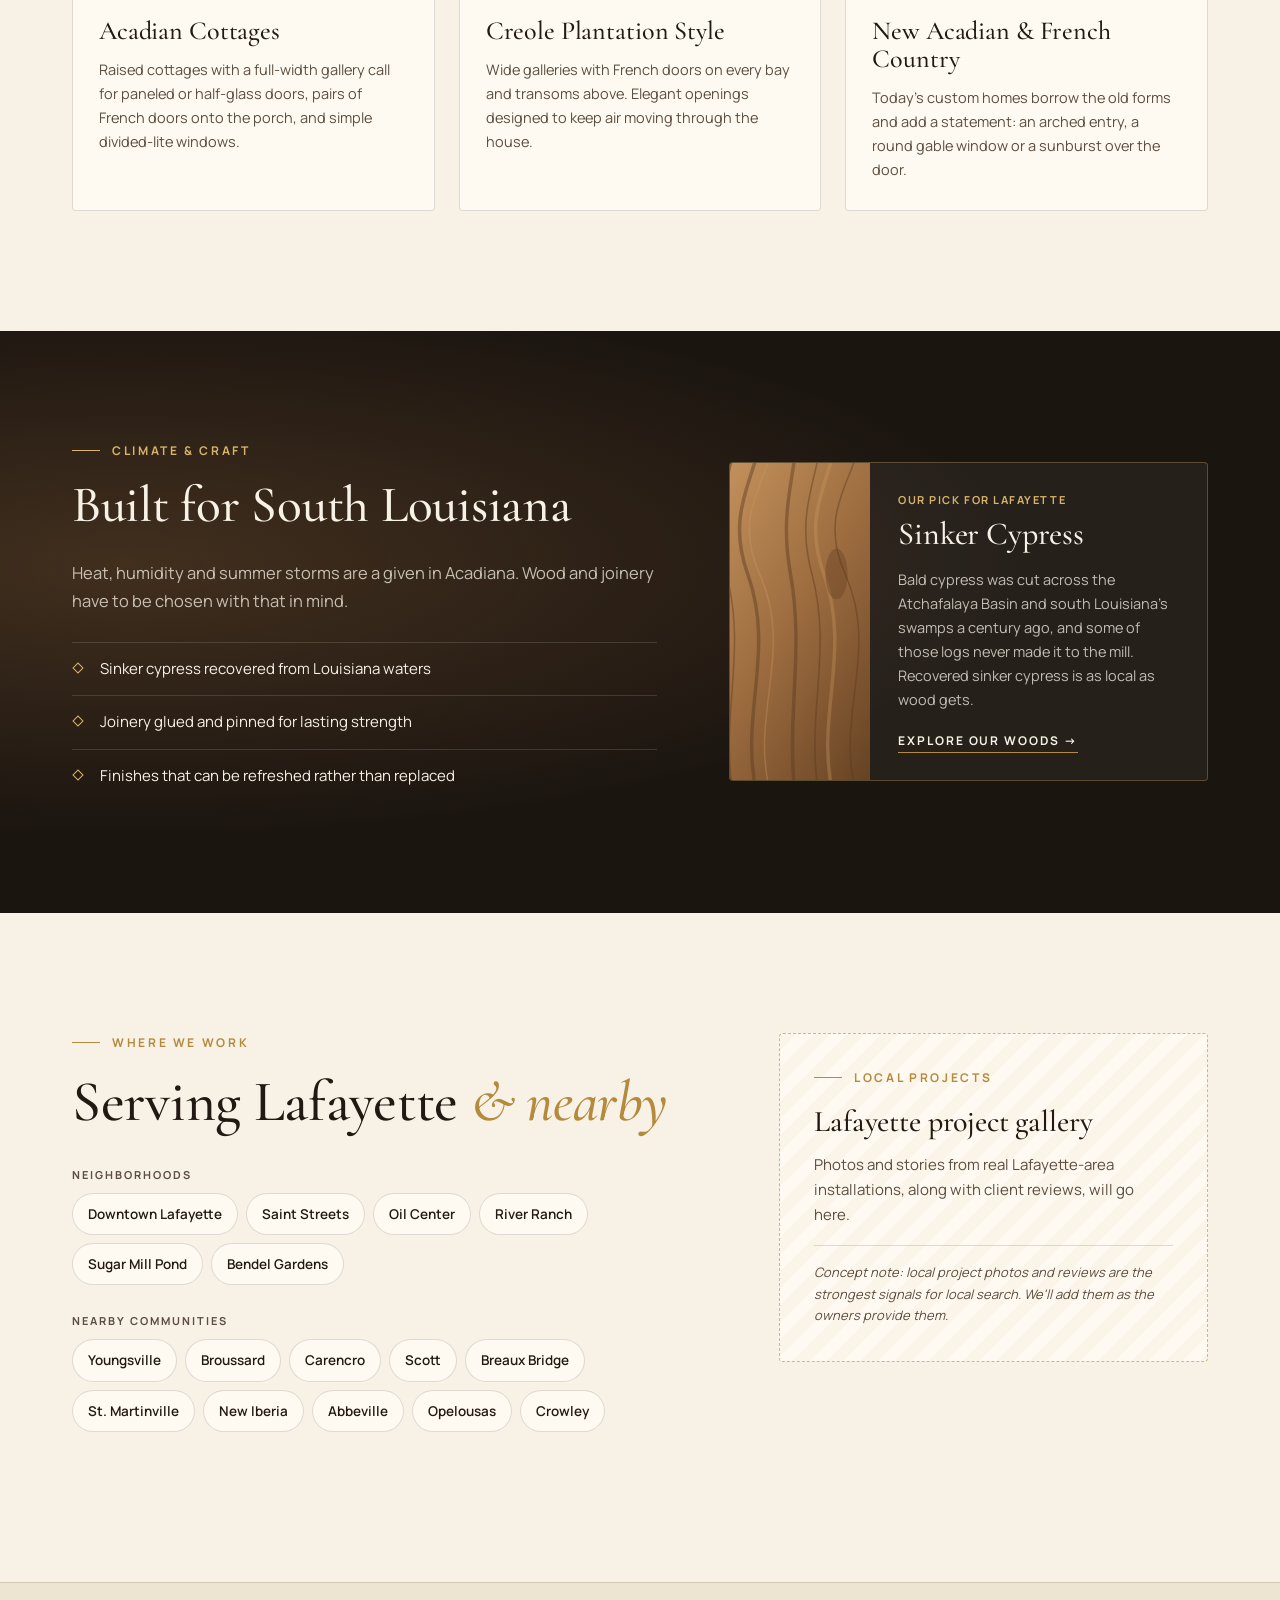
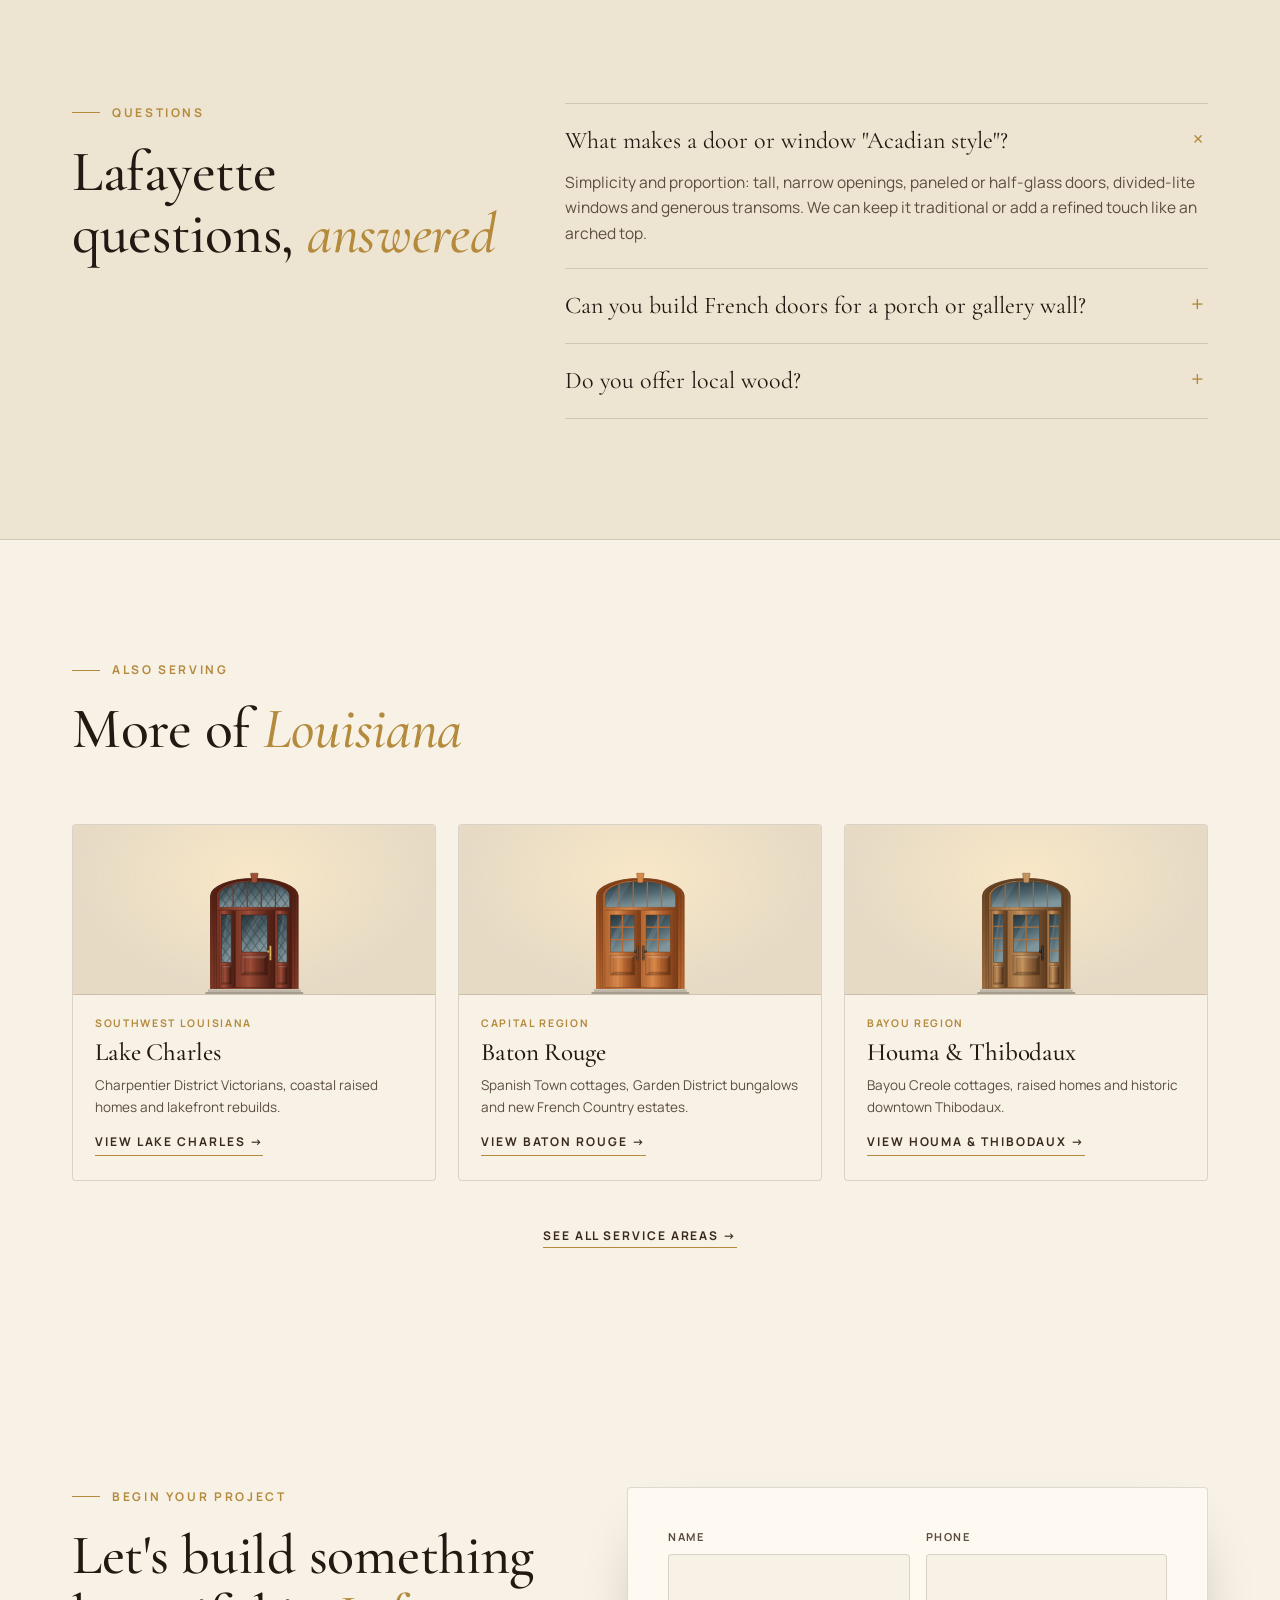
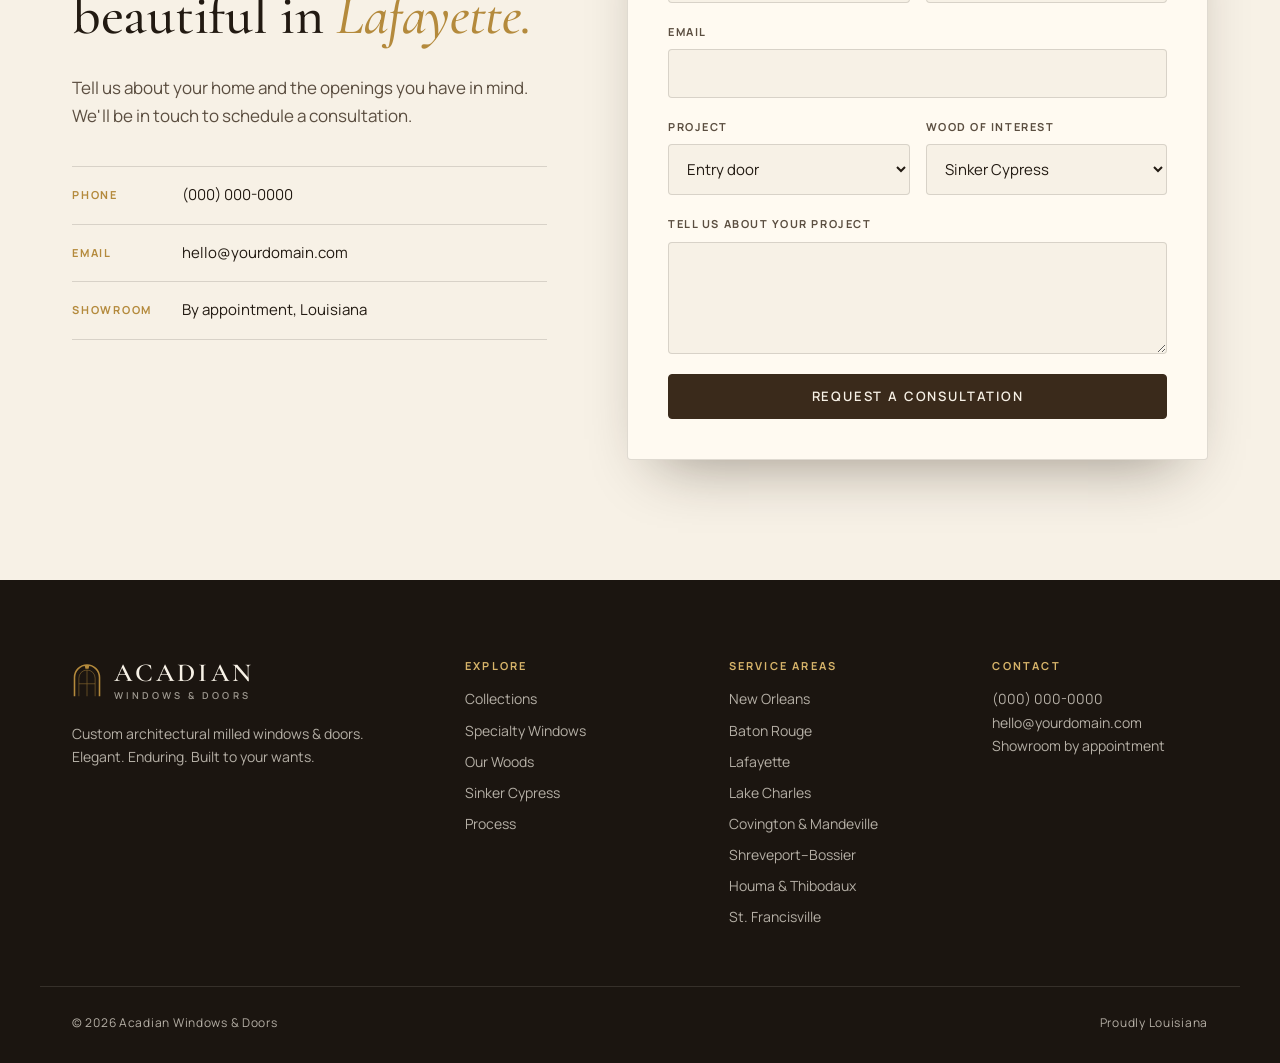
<file: service-areas/lafayette.html>
<!doctype html>
<html lang="en">
<head>
  <meta charset="utf-8">
  <meta name="viewport" content="width=device-width, initial-scale=1">
  <title>Custom Wood Windows &amp; Doors in Lafayette &amp; Acadiana | Acadian Windows &amp; Doors</title>
  <meta name="description" content="Acadian-style wood doors, gallery French doors and custom windows for Lafayette and Acadiana homes, milled from sinker cypress and rare woods.">
  <link rel="canonical" href="https://www.example.com/service-areas/lafayette.html">
  <meta property="og:type" content="website">
  <meta property="og:site_name" content="Acadian Windows &amp; Doors">
  <meta property="og:title" content="Custom Wood Windows &amp; Doors in Lafayette &amp; Acadiana | Acadian Windows &amp; Doors">
  <meta property="og:description" content="Acadian-style wood doors, gallery French doors and custom windows for Lafayette and Acadiana homes, milled from sinker cypress and rare woods.">
  <meta property="og:url" content="https://www.example.com/service-areas/lafayette.html">
  <meta name="geo.region" content="US-LA">
  <link rel="preconnect" href="https://fonts.googleapis.com">
  <link rel="preconnect" href="https://fonts.gstatic.com" crossorigin>
  <link href="https://fonts.googleapis.com/css2?family=Cormorant+Garamond:ital,wght@0,400;0,500;0,600;1,400;1,500&family=Manrope:wght@400;500;600;700&display=swap" rel="stylesheet">
  <link rel="stylesheet" href="../styles.css">
  <script type="application/ld+json">
{
  "@context": "https://schema.org",
  "@type": "Service",
  "name": "Custom wood windows and doors in Lafayette",
  "serviceType": "Custom architectural millwork: wood windows and doors",
  "description": "Acadian-style wood doors, gallery French doors and custom windows for Lafayette and Acadiana homes, milled from sinker cypress and rare woods.",
  "provider": {
    "@type": "HomeAndConstructionBusiness",
    "name": "Acadian Windows & Doors",
    "url": "https://www.example.com/index.html"
  },
  "areaServed": [
    {
      "@type": "Place",
      "name": "Lafayette, Louisiana"
    },
    {
      "@type": "Place",
      "name": "Downtown Lafayette, Lafayette"
    },
    {
      "@type": "Place",
      "name": "Saint Streets, Lafayette"
    },
    {
      "@type": "Place",
      "name": "Oil Center, Lafayette"
    },
    {
      "@type": "Place",
      "name": "River Ranch, Lafayette"
    },
    {
      "@type": "Place",
      "name": "Sugar Mill Pond, Lafayette"
    },
    {
      "@type": "Place",
      "name": "Bendel Gardens, Lafayette"
    },
    {
      "@type": "Place",
      "name": "Youngsville, Louisiana"
    },
    {
      "@type": "Place",
      "name": "Broussard, Louisiana"
    },
    {
      "@type": "Place",
      "name": "Carencro, Louisiana"
    },
    {
      "@type": "Place",
      "name": "Scott, Louisiana"
    },
    {
      "@type": "Place",
      "name": "Breaux Bridge, Louisiana"
    },
    {
      "@type": "Place",
      "name": "St. Martinville, Louisiana"
    },
    {
      "@type": "Place",
      "name": "New Iberia, Louisiana"
    },
    {
      "@type": "Place",
      "name": "Abbeville, Louisiana"
    },
    {
      "@type": "Place",
      "name": "Opelousas, Louisiana"
    },
    {
      "@type": "Place",
      "name": "Crowley, Louisiana"
    }
  ]
}
  </script>
  <script type="application/ld+json">
{
  "@context": "https://schema.org",
  "@type": "BreadcrumbList",
  "itemListElement": [
    {
      "@type": "ListItem",
      "position": 1,
      "name": "Home",
      "item": "https://www.example.com/index.html"
    },
    {
      "@type": "ListItem",
      "position": 2,
      "name": "Service Areas",
      "item": "https://www.example.com/service-areas/index.html"
    },
    {
      "@type": "ListItem",
      "position": 3,
      "name": "Lafayette",
      "item": "https://www.example.com/service-areas/lafayette.html"
    }
  ]
}
  </script>
</head>
<body>

  <header class="site-header" id="top">
    <div class="container header-inner">
      <a href="../index.html" class="logo" aria-label="Acadian Windows &amp; Doors home">
        <svg class="logo-mark" viewBox="0 0 48 56" aria-hidden="true">
            <path d="M4 54 V24 A20 20 0 0 1 44 24 V54" fill="none" stroke="currentColor" stroke-width="2.5"/>
            <path d="M11 54 V25 A13 13 0 0 1 37 25 V54" fill="none" stroke="currentColor" stroke-width="1.2" opacity=".6"/>
            <path d="M24 12 V54 M11 34 H37" stroke="currentColor" stroke-width="1.2" opacity=".6"/>
            <path d="M20 4 h8 l-1.5 6 h-5 z" fill="currentColor"/>
          </svg>
        <span class="logo-text">
          <span class="logo-name">Acadian</span>
          <span class="logo-sub">Windows &amp; Doors</span>
        </span>
      </a>
      <button class="nav-toggle" aria-label="Open menu" aria-expanded="false">
        <span></span><span></span><span></span>
      </button>
      <nav class="main-nav" aria-label="Primary">
        <a href="../index.html#collections">Collections</a>
        <a href="../index.html#specialty">Specialty Windows</a>
        <a href="../index.html#woods">Our Woods</a>
        <a href="../index.html#design">Design Your Door</a>
        <a href="index.html" aria-current="page">Service Areas</a>
        <a href="#contact" class="btn btn-small">Request a Consultation</a>
      </nav>
    </div>
  </header>

  <main>
    <nav class="breadcrumb container" aria-label="Breadcrumb">
      <a href="../index.html">Home</a><span>/</span><a href="index.html">Service Areas</a><span>/</span><span aria-current="page">Lafayette</span>
    </nav>

    <section class="hero local-hero">
      <div class="container hero-grid">
        <div class="hero-copy">
          <p class="eyebrow">Acadiana &middot; Lafayette Parish</p>
          <h1>Custom wood windows &amp; doors in Lafayette &amp; Acadiana</h1>
          <p class="lead">This is the heart of Acadiana, and the country our name comes from. The Acadian cottage, with its steep roof, deep front gallery and simple, sturdy openings, is the architecture of home here, and it still shapes the best new houses being built today.</p>
          <p class="lead lead-2">From restorations near downtown to new homes in River Ranch, Youngsville and Broussard, we craft windows and doors with the proportions and character this region is known for.</p>
          <div class="hero-actions">
            <a href="#contact" class="btn">Request a Consultation</a>
            <a href="../index.html#design" class="btn btn-ghost">Design Your Door</a>
          </div>
        </div>
        <div class="hero-art">
          <div class="hero-wall">
            <div class="hero-door" data-door='{"wood":"sinker-cypress","top":"square","glass":"divided","layout":"double","hardware":"brass","lite":"upper"}'></div>
          </div>
          <p class="hero-caption">Shown: Gallery French doors in sinker cypress, a classic Acadian opening</p>
        </div>
      </div>
    </section>

    <section class="section local-styles">
      <div class="container">
        <div class="section-head">
          <p class="eyebrow">Lafayette Architecture</p>
          <h2>Designed for <em>Lafayette homes</em></h2>
          <p>Every part of Louisiana builds a little differently. These are the styles we see most in Lafayette, and how we design for each.</p>
        </div>
        <div class="style-grid">
          <article class="style-card">
            <div class="style-art" data-door='{"wood":"sinker-cypress","top":"square","glass":"solid","layout":"double","hardware":"iron","lite":"upper"}'></div>
            <div class="style-body">
              <h3>Acadian Cottages</h3>
              <p>Raised cottages with a full-width gallery call for paneled or half-glass doors, pairs of French doors onto the porch, and simple divided-lite windows.</p>
            </div>
          </article>
          <article class="style-card">
            <div class="style-art" data-door='{"wood":"spanish-cedar","top":"segment","glass":"divided","layout":"double","hardware":"brass","lite":"full"}'></div>
            <div class="style-body">
              <h3>Creole Plantation Style</h3>
              <p>Wide galleries with French doors on every bay and transoms above. Elegant openings designed to keep air moving through the house.</p>
            </div>
          </article>
          <article class="style-card">
            <div class="style-art" data-special='{"shape":"demilune","pattern":"sunburst","glass":"amber","wood":"sinker-cypress"}'></div>
            <div class="style-body">
              <h3>New Acadian &amp; French Country</h3>
              <p>Today's custom homes borrow the old forms and add a statement: an arched entry, a round gable window or a sunburst over the door.</p>
            </div>
          </article>
        </div>
      </div>
    </section>

    <section class="local-climate">
      <div class="container climate-grid">
        <div>
          <p class="eyebrow eyebrow-light">Climate &amp; Craft</p>
          <h2>Built for South Louisiana</h2>
          <p>Heat, humidity and summer storms are a given in Acadiana. Wood and joinery have to be chosen with that in mind.</p>
          <ul class="climate-points">
            <li>Sinker cypress recovered from Louisiana waters</li>
            <li>Joinery glued and pinned for lasting strength</li>
            <li>Finishes that can be refreshed rather than replaced</li>
          </ul>
        </div>
        <aside class="wood-pick">
          <div class="wood-pick-swatch" data-swatch="sinker-cypress"></div>
          <div class="wood-pick-body">
            <p class="wood-origin">Our pick for Lafayette</p>
            <h3>Sinker Cypress</h3>
            <p>Bald cypress was cut across the Atchafalaya Basin and south Louisiana's swamps a century ago, and some of those logs never made it to the mill. Recovered sinker cypress is as local as wood gets.</p>
            <a href="../index.html#woods" class="link-arrow">Explore our woods</a>
          </div>
        </aside>
      </div>
    </section>

    <section class="section local-areas">
      <div class="container areas-split">
        <div>
          <div class="section-head">
            <p class="eyebrow">Where We Work</p>
            <h2>Serving Lafayette <em>&amp; nearby</em></h2>
          </div>
          <h3 class="chip-title">Neighborhoods</h3>
          <ul class="place-chips">
            <li>Downtown Lafayette</li>
            <li>Saint Streets</li>
            <li>Oil Center</li>
            <li>River Ranch</li>
            <li>Sugar Mill Pond</li>
            <li>Bendel Gardens</li>
          </ul>
          <h3 class="chip-title">Nearby communities</h3>
          <ul class="place-chips">
            <li>Youngsville</li>
            <li>Broussard</li>
            <li>Carencro</li>
            <li>Scott</li>
            <li>Breaux Bridge</li>
            <li>St. Martinville</li>
            <li>New Iberia</li>
            <li>Abbeville</li>
            <li>Opelousas</li>
            <li>Crowley</li>
          </ul>
        </div>
        <div class="spotlight">
          <p class="eyebrow">Local Projects</p>
          <h3>Lafayette project gallery</h3>
          <p>Photos and stories from real Lafayette-area installations, along with client reviews, will go here.</p>
          <p class="mockup-note">Concept note: local project photos and reviews are the strongest signals for local search. We'll add them as the owners provide them.</p>
        </div>
      </div>
    </section>

    <section class="section faq">
      <div class="container faq-grid">
        <div class="section-head">
          <p class="eyebrow">Questions</p>
          <h2>Lafayette questions, <em>answered</em></h2>
        </div>
        <div class="faq-list">
          <details open>
            <summary>What makes a door or window &quot;Acadian style&quot;?</summary>
            <p>Simplicity and proportion: tall, narrow openings, paneled or half-glass doors, divided-lite windows and generous transoms. We can keep it traditional or add a refined touch like an arched top.</p>
          </details>
          <details>
            <summary>Can you build French doors for a porch or gallery wall?</summary>
            <p>Yes. Pairs of French doors along a gallery are a classic Acadiana look, and we size them to your porch and ceiling height.</p>
          </details>
          <details>
            <summary>Do you offer local wood?</summary>
            <p>Sinker cypress is recovered from Louisiana waters, so it's about as local as it gets. We also offer heart pine, mahogany, white oak, walnut and Spanish cedar.</p>
          </details>
        </div>
      </div>
    </section>

    <section class="section related-areas">
      <div class="container">
        <div class="section-head">
          <p class="eyebrow">Also Serving</p>
          <h2>More of <em>Louisiana</em></h2>
        </div>
        <div class="area-grid area-grid-3">
          <a class="area-card" href="lake-charles.html">
            <div class="area-art" data-door='{"wood":"mahogany","top":"segment","glass":"leaded","layout":"single","hardware":"brass","lite":"upper"}'></div>
            <div class="area-body">
              <p class="area-region">Southwest Louisiana</p>
              <h3>Lake Charles</h3>
              <p>Charpentier District Victorians, coastal raised homes and lakefront rebuilds.</p>
              <span class="link-arrow">View Lake Charles</span>
            </div>
          </a>
          <a class="area-card" href="baton-rouge.html">
            <div class="area-art" data-door='{"wood":"heart-pine","top":"segment","glass":"divided","layout":"double","hardware":"bronze","lite":"upper"}'></div>
            <div class="area-body">
              <p class="area-region">Capital Region</p>
              <h3>Baton Rouge</h3>
              <p>Spanish Town cottages, Garden District bungalows and new French Country estates.</p>
              <span class="link-arrow">View Baton Rouge</span>
            </div>
          </a>
          <a class="area-card" href="houma-thibodaux.html">
            <div class="area-art" data-door='{"wood":"sinker-cypress","top":"segment","glass":"divided","layout":"single","hardware":"iron","lite":"upper"}'></div>
            <div class="area-body">
              <p class="area-region">Bayou Region</p>
              <h3>Houma &amp; Thibodaux</h3>
              <p>Bayou Creole cottages, raised homes and historic downtown Thibodaux.</p>
              <span class="link-arrow">View Houma &amp; Thibodaux</span>
            </div>
          </a>
        </div>
        <p class="all-areas"><a href="index.html" class="link-arrow">See all service areas</a></p>
      </div>
    </section>

    <section class="section contact" id="contact">
      <div class="container contact-grid">
        <div class="contact-copy">
          <p class="eyebrow">Begin Your Project</p>
          <h2>Let's build something beautiful in <em>Lafayette.</em></h2>
          <p>Tell us about your home and the openings you have in mind. We'll be in touch to schedule a consultation.</p>
          <ul class="contact-list">
            <li><span>Phone</span>(000) 000-0000</li>
            <li><span>Email</span>hello@yourdomain.com</li>
            <li><span>Showroom</span>By appointment, Louisiana</li>
          </ul>
        </div>
        <form class="contact-form" id="contact-form">
          <input type="hidden" name="service_area" value="Lafayette">
          <div class="field-row">
            <label>Name<input type="text" name="name" required autocomplete="name"></label>
            <label>Phone<input type="tel" name="phone" autocomplete="tel"></label>
          </div>
          <label>Email<input type="email" name="email" required autocomplete="email"></label>
          <div class="field-row">
            <label>Project
              <select name="project">
                <option>Entry door</option>
                <option>French / gallery doors</option>
                <option>Windows</option>
                <option>Specialty / round windows</option>
                <option>Whole-home package</option>
                <option>Something else</option>
              </select>
            </label>
            <label>Wood of interest
              <select name="wood" id="form-wood"></select>
            </label>
          </div>
          <label>Tell us about your project<textarea name="message" rows="4" id="form-message"></textarea></label>
          <button type="submit" class="btn btn-full">Request a Consultation</button>
          <p class="form-note" id="form-note" hidden>Thank you! This is a design mockup, so nothing was sent, but this is where your request would go.</p>
        </form>
      </div>
    </section>
  </main>

  <footer class="site-footer">
    <div class="container footer-grid">
      <div>
        <a href="../index.html" class="logo logo-light">
          <svg class="logo-mark" viewBox="0 0 48 56" aria-hidden="true">
            <path d="M4 54 V24 A20 20 0 0 1 44 24 V54" fill="none" stroke="currentColor" stroke-width="2.5"/>
            <path d="M11 54 V25 A13 13 0 0 1 37 25 V54" fill="none" stroke="currentColor" stroke-width="1.2" opacity=".6"/>
            <path d="M24 12 V54 M11 34 H37" stroke="currentColor" stroke-width="1.2" opacity=".6"/>
            <path d="M20 4 h8 l-1.5 6 h-5 z" fill="currentColor"/>
          </svg>
          <span class="logo-text">
            <span class="logo-name">Acadian</span>
            <span class="logo-sub">Windows &amp; Doors</span>
          </span>
        </a>
        <p class="footer-tag">Custom architectural milled windows &amp; doors.<br>Elegant. Enduring. Built to your wants.</p>
      </div>
      <div>
        <h4>Explore</h4>
        <a href="../index.html#collections">Collections</a>
        <a href="../index.html#specialty">Specialty Windows</a>
        <a href="../index.html#woods">Our Woods</a>
        <a href="../index.html#sinker-cypress">Sinker Cypress</a>
        <a href="../index.html#process">Process</a>
      </div>
      <div>
        <h4>Service Areas</h4>
        <a href="new-orleans.html">New Orleans</a>
        <a href="baton-rouge.html">Baton Rouge</a>
        <a href="lafayette.html">Lafayette</a>
        <a href="lake-charles.html">Lake Charles</a>
        <a href="northshore.html">Covington &amp; Mandeville</a>
        <a href="shreveport-bossier.html">Shreveport–Bossier</a>
        <a href="houma-thibodaux.html">Houma &amp; Thibodaux</a>
        <a href="st-francisville.html">St. Francisville</a>
      </div>
      <div>
        <h4>Contact</h4>
        <p>(000) 000-0000<br>hello@yourdomain.com<br>Showroom by appointment</p>
      </div>
    </div>
    <div class="container footer-bottom">
      <span>&copy; 2026 Acadian Windows &amp; Doors</span>
      <span>Proudly Louisiana</span>
    </div>
  </footer>

  <div class="concept-badge" id="concept-badge">
    Website concept &middot; v1
    <button aria-label="Hide concept label">&times;</button>
  </div>

  <script src="../script.js"></script>
</body>
</html>
</file>
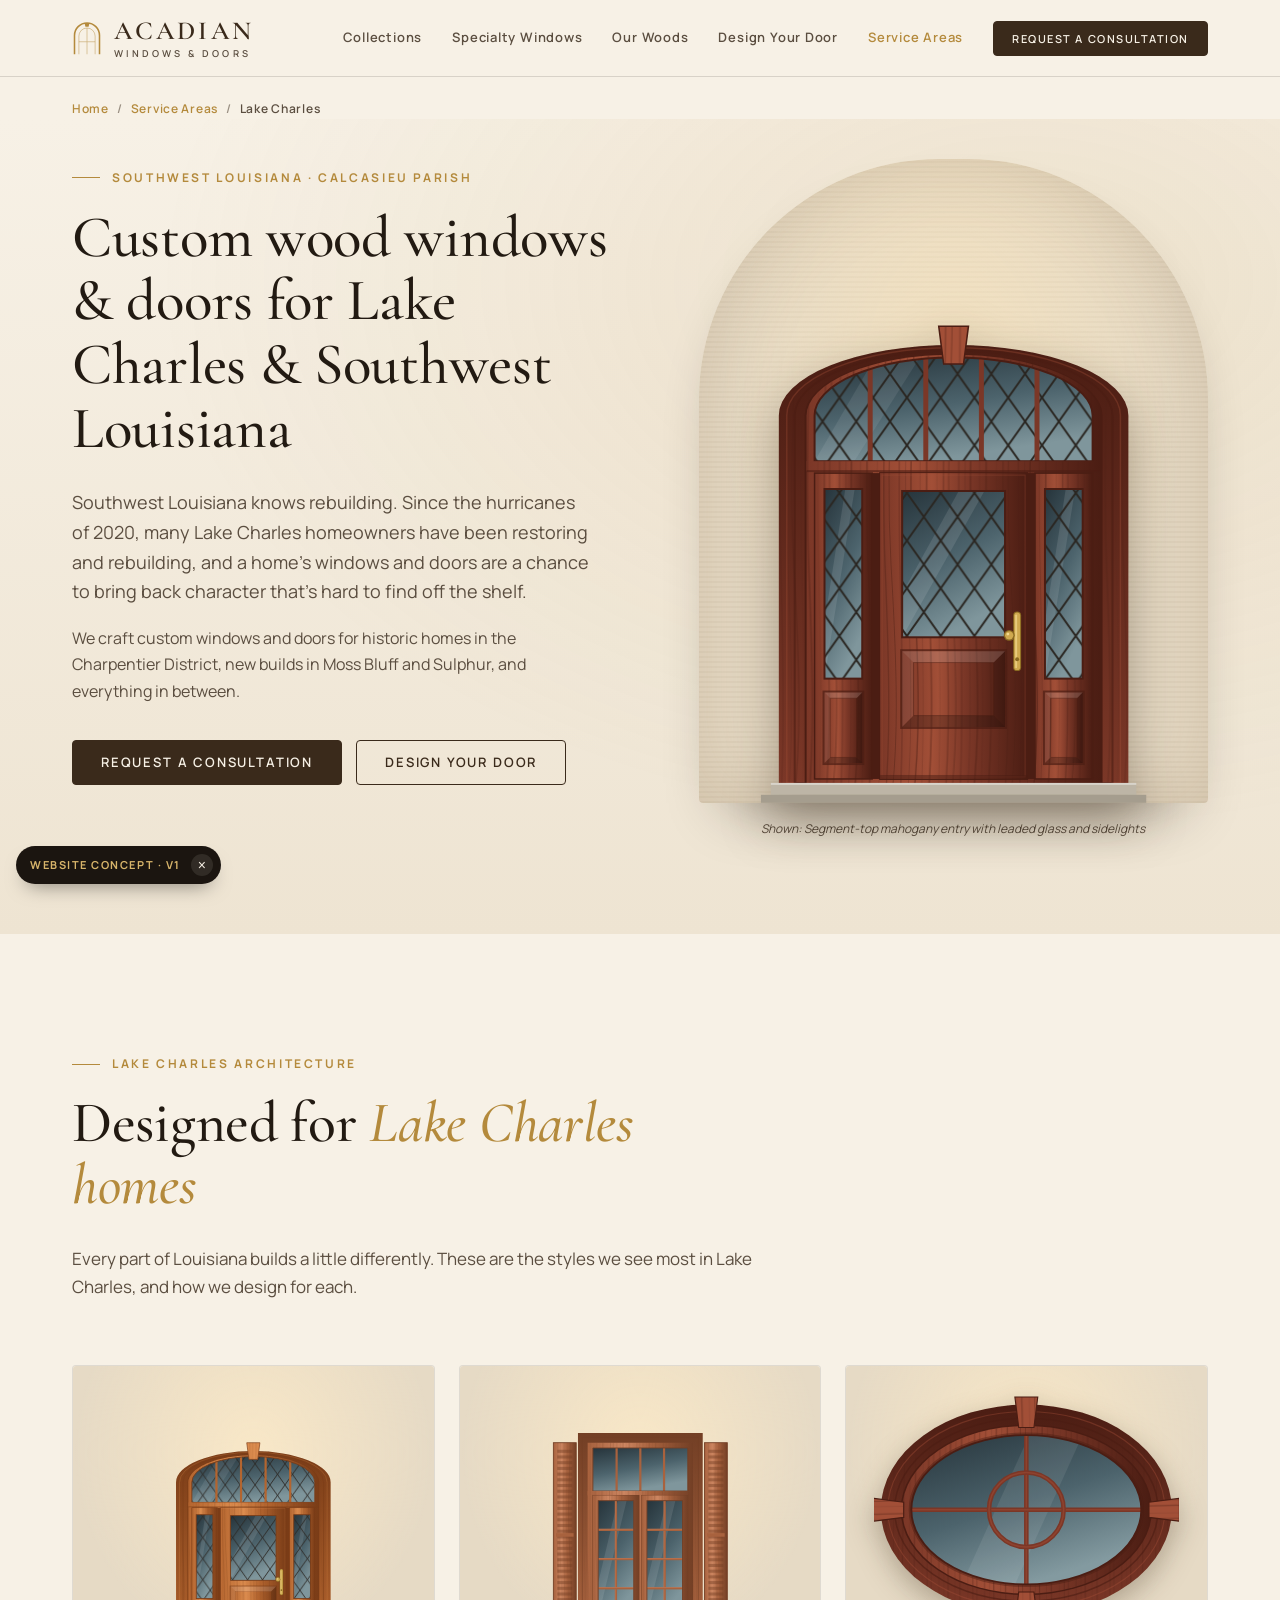
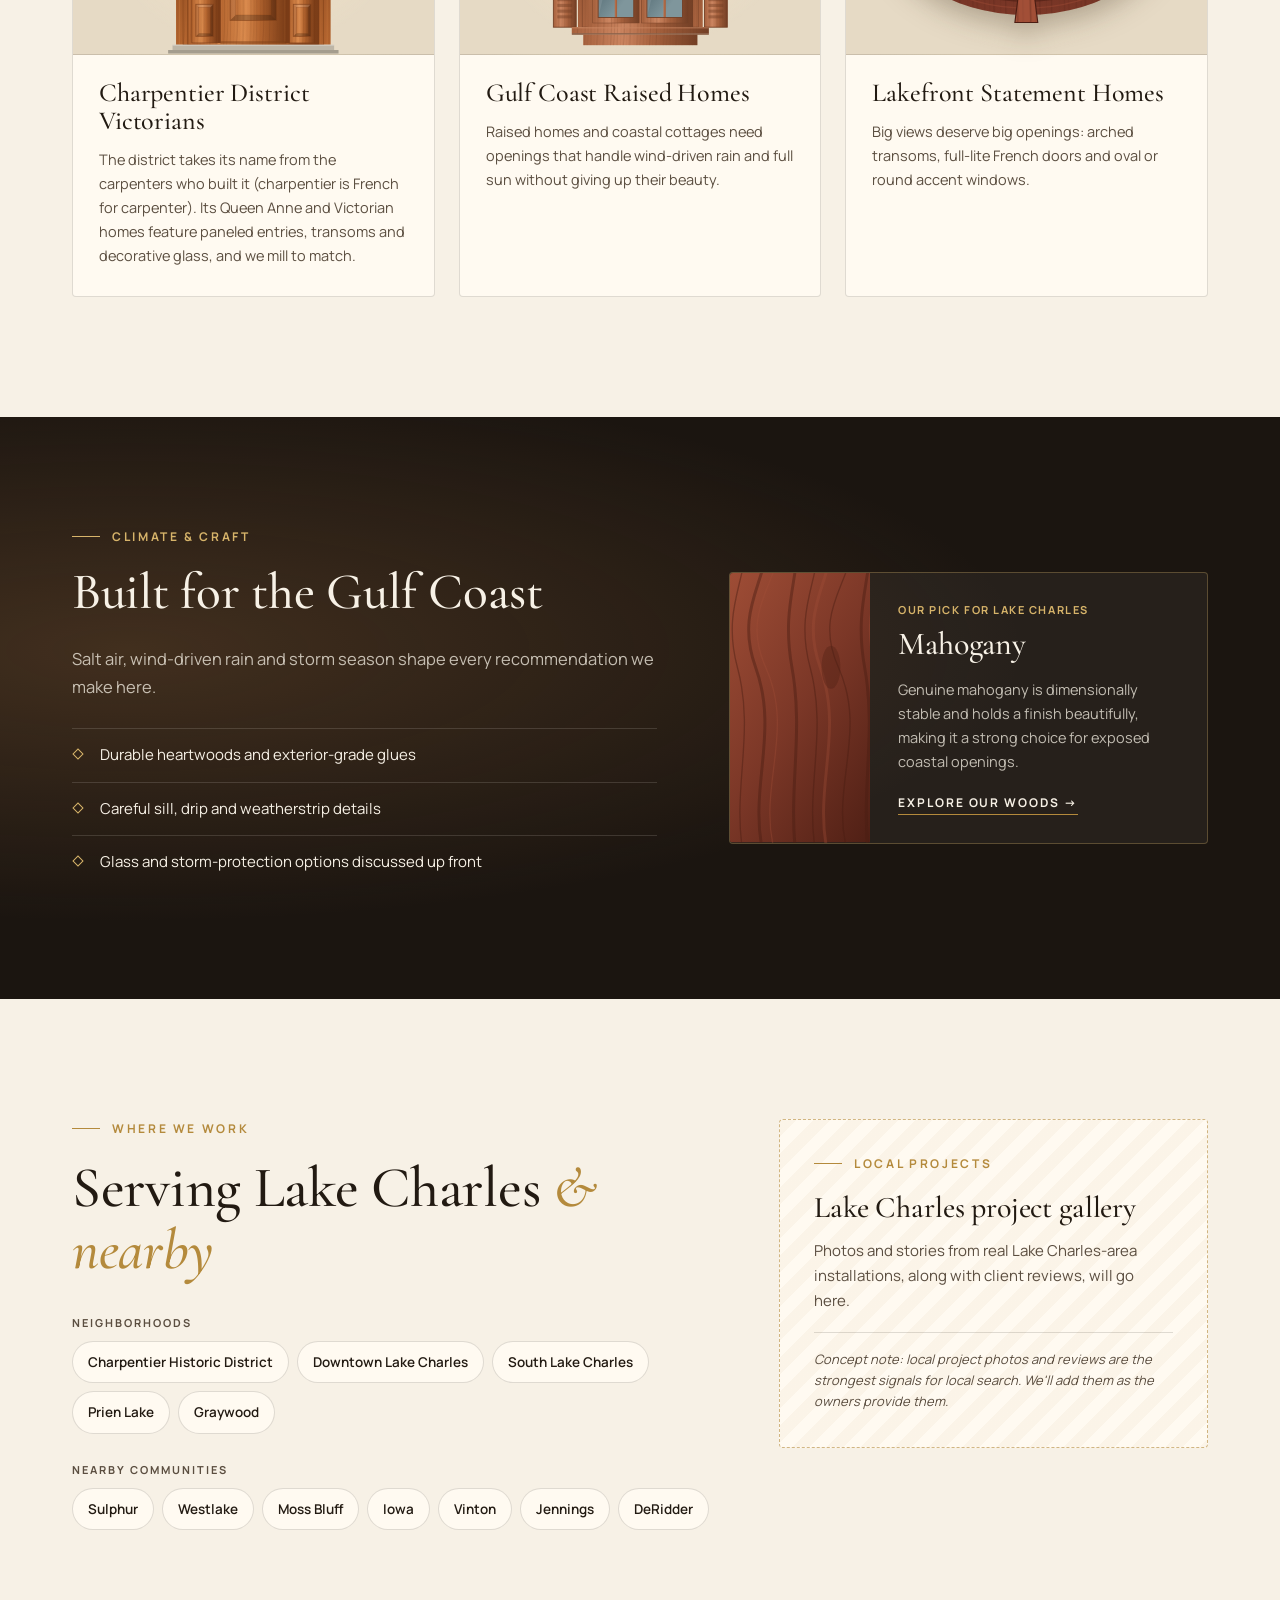
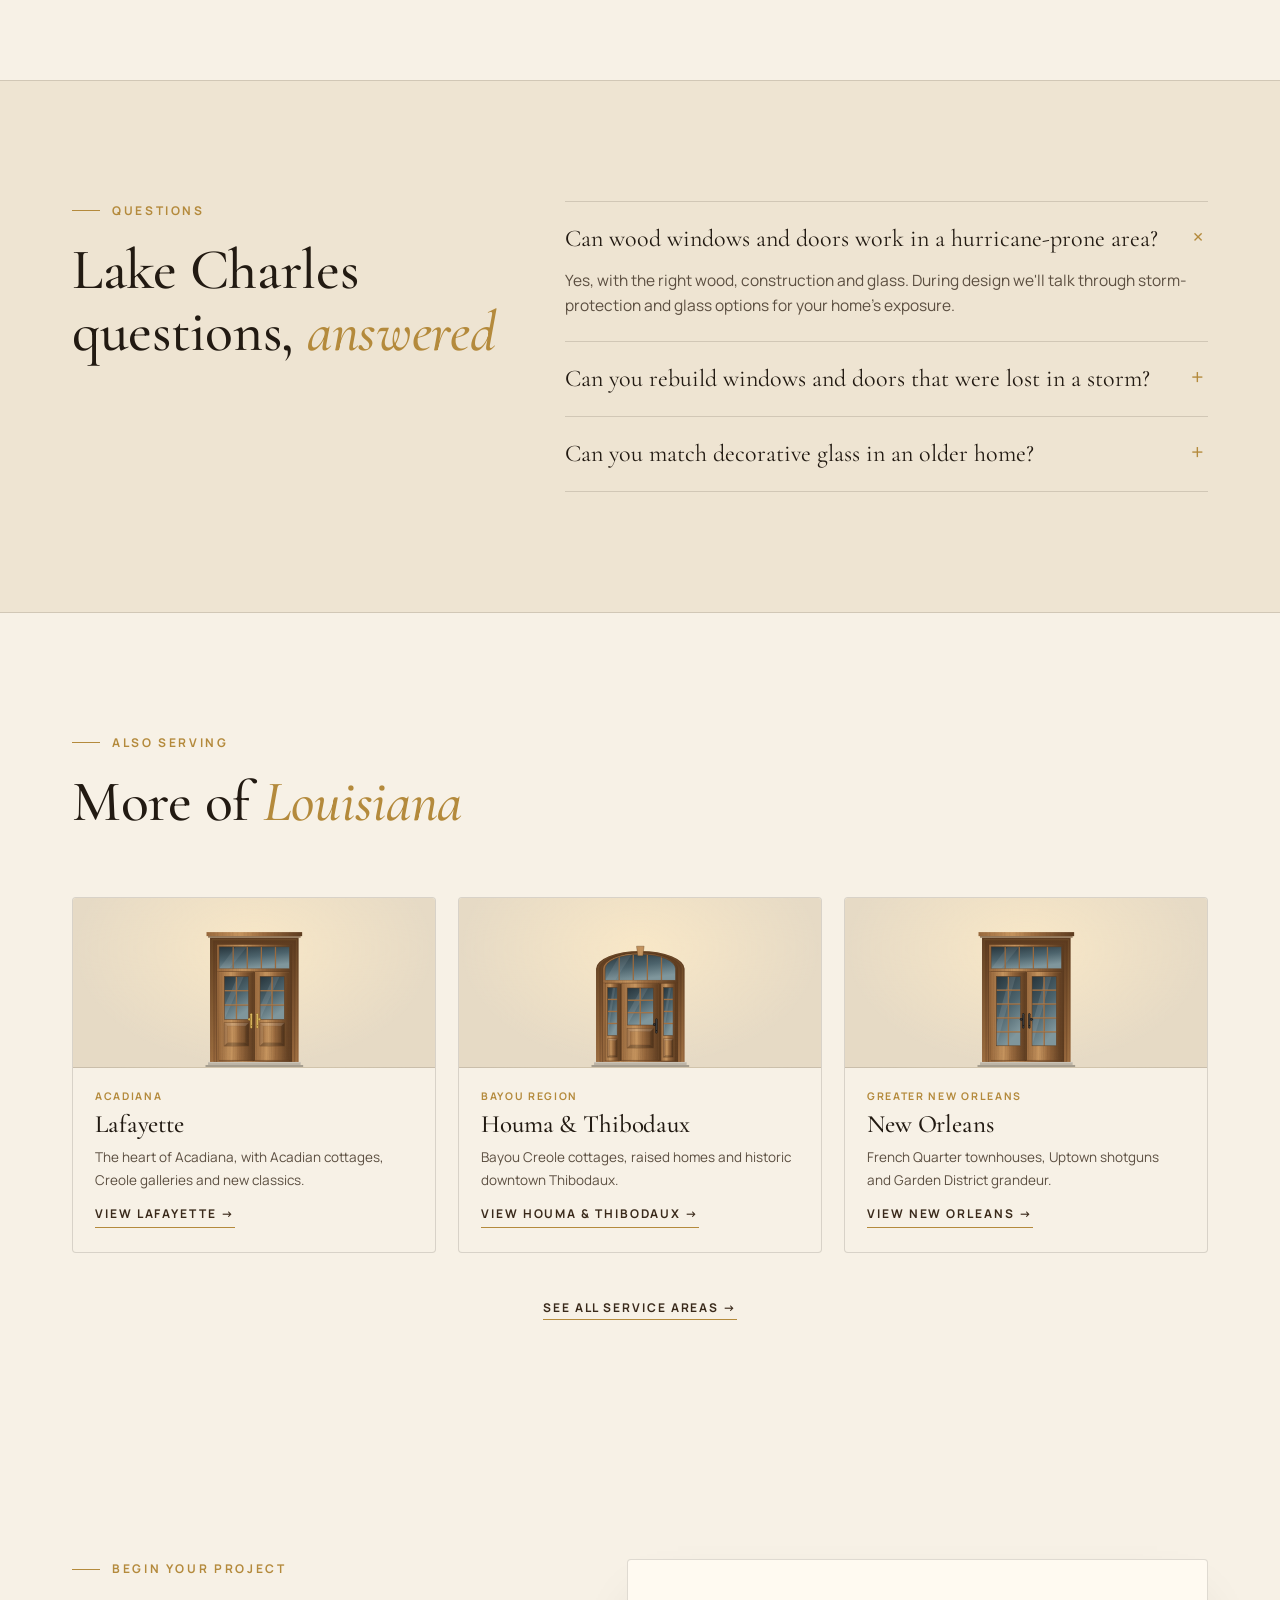
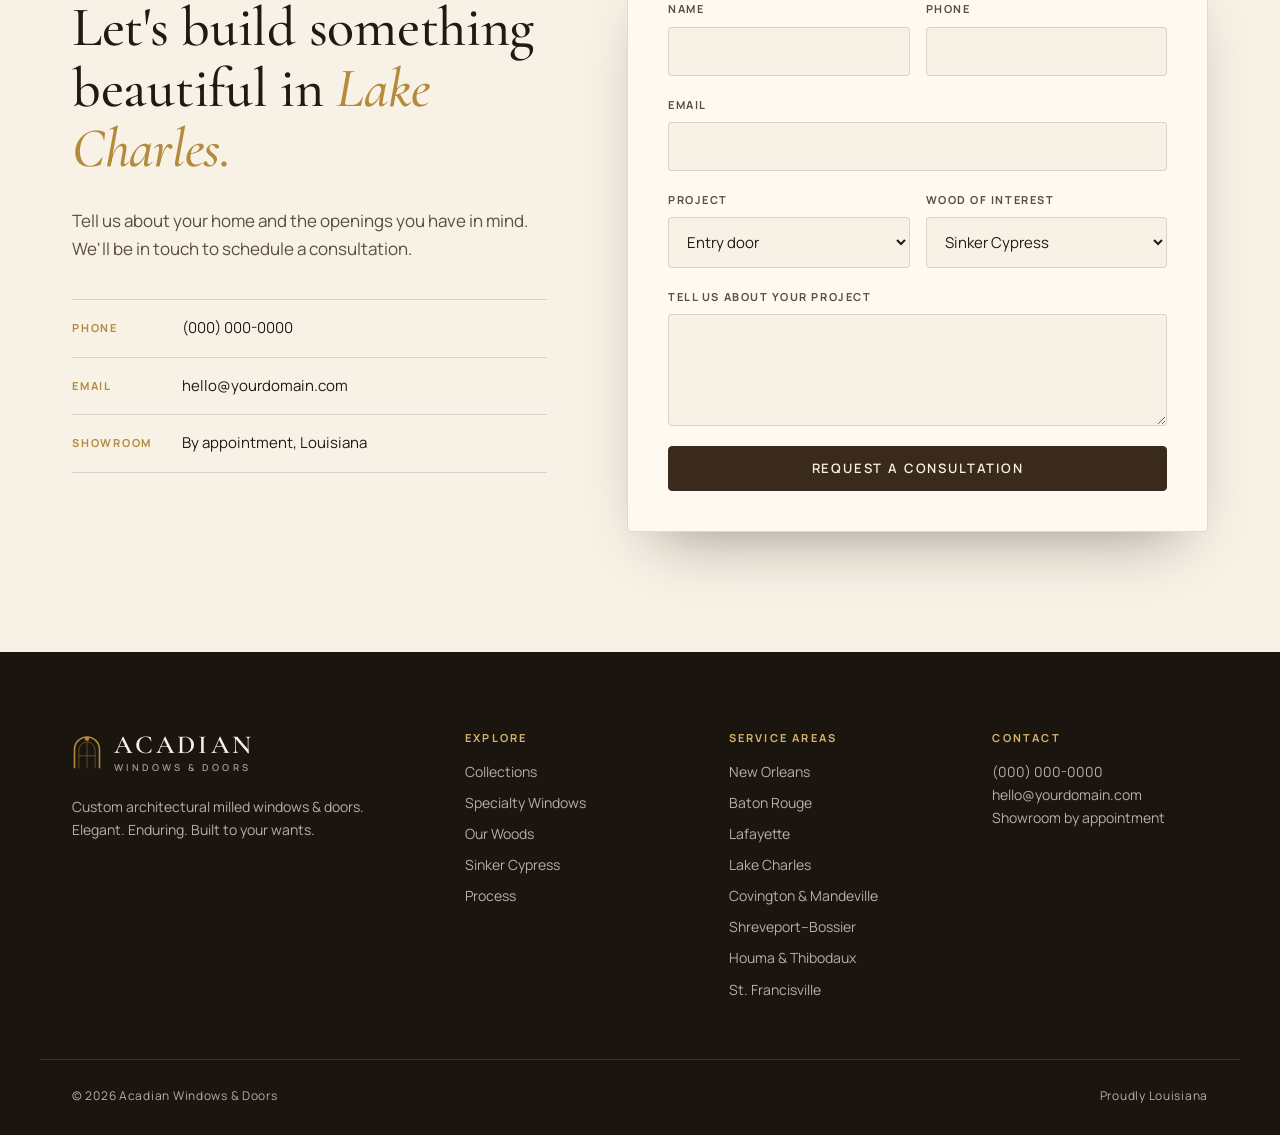
<file: service-areas/lake-charles.html>
<!doctype html>
<html lang="en">
<head>
  <meta charset="utf-8">
  <meta name="viewport" content="width=device-width, initial-scale=1">
  <title>Custom Wood Windows &amp; Doors in Lake Charles, LA | Acadian Windows &amp; Doors</title>
  <meta name="description" content="Custom wood windows and doors for Lake Charles and Southwest Louisiana: Charpentier District restorations, rebuilds and new homes, built for Gulf Coast weather.">
  <link rel="canonical" href="https://www.example.com/service-areas/lake-charles.html">
  <meta property="og:type" content="website">
  <meta property="og:site_name" content="Acadian Windows &amp; Doors">
  <meta property="og:title" content="Custom Wood Windows &amp; Doors in Lake Charles, LA | Acadian Windows &amp; Doors">
  <meta property="og:description" content="Custom wood windows and doors for Lake Charles and Southwest Louisiana: Charpentier District restorations, rebuilds and new homes, built for Gulf Coast weather.">
  <meta property="og:url" content="https://www.example.com/service-areas/lake-charles.html">
  <meta name="geo.region" content="US-LA">
  <link rel="preconnect" href="https://fonts.googleapis.com">
  <link rel="preconnect" href="https://fonts.gstatic.com" crossorigin>
  <link href="https://fonts.googleapis.com/css2?family=Cormorant+Garamond:ital,wght@0,400;0,500;0,600;1,400;1,500&family=Manrope:wght@400;500;600;700&display=swap" rel="stylesheet">
  <link rel="stylesheet" href="../styles.css">
  <script type="application/ld+json">
{
  "@context": "https://schema.org",
  "@type": "Service",
  "name": "Custom wood windows and doors in Lake Charles",
  "serviceType": "Custom architectural millwork: wood windows and doors",
  "description": "Custom wood windows and doors for Lake Charles and Southwest Louisiana: Charpentier District restorations, rebuilds and new homes, built for Gulf Coast weather.",
  "provider": {
    "@type": "HomeAndConstructionBusiness",
    "name": "Acadian Windows & Doors",
    "url": "https://www.example.com/index.html"
  },
  "areaServed": [
    {
      "@type": "Place",
      "name": "Lake Charles, Louisiana"
    },
    {
      "@type": "Place",
      "name": "Charpentier Historic District, Lake Charles"
    },
    {
      "@type": "Place",
      "name": "Downtown Lake Charles, Lake Charles"
    },
    {
      "@type": "Place",
      "name": "South Lake Charles, Lake Charles"
    },
    {
      "@type": "Place",
      "name": "Prien Lake, Lake Charles"
    },
    {
      "@type": "Place",
      "name": "Graywood, Lake Charles"
    },
    {
      "@type": "Place",
      "name": "Sulphur, Louisiana"
    },
    {
      "@type": "Place",
      "name": "Westlake, Louisiana"
    },
    {
      "@type": "Place",
      "name": "Moss Bluff, Louisiana"
    },
    {
      "@type": "Place",
      "name": "Iowa, Louisiana"
    },
    {
      "@type": "Place",
      "name": "Vinton, Louisiana"
    },
    {
      "@type": "Place",
      "name": "Jennings, Louisiana"
    },
    {
      "@type": "Place",
      "name": "DeRidder, Louisiana"
    }
  ]
}
  </script>
  <script type="application/ld+json">
{
  "@context": "https://schema.org",
  "@type": "BreadcrumbList",
  "itemListElement": [
    {
      "@type": "ListItem",
      "position": 1,
      "name": "Home",
      "item": "https://www.example.com/index.html"
    },
    {
      "@type": "ListItem",
      "position": 2,
      "name": "Service Areas",
      "item": "https://www.example.com/service-areas/index.html"
    },
    {
      "@type": "ListItem",
      "position": 3,
      "name": "Lake Charles",
      "item": "https://www.example.com/service-areas/lake-charles.html"
    }
  ]
}
  </script>
</head>
<body>

  <header class="site-header" id="top">
    <div class="container header-inner">
      <a href="../index.html" class="logo" aria-label="Acadian Windows &amp; Doors home">
        <svg class="logo-mark" viewBox="0 0 48 56" aria-hidden="true">
            <path d="M4 54 V24 A20 20 0 0 1 44 24 V54" fill="none" stroke="currentColor" stroke-width="2.5"/>
            <path d="M11 54 V25 A13 13 0 0 1 37 25 V54" fill="none" stroke="currentColor" stroke-width="1.2" opacity=".6"/>
            <path d="M24 12 V54 M11 34 H37" stroke="currentColor" stroke-width="1.2" opacity=".6"/>
            <path d="M20 4 h8 l-1.5 6 h-5 z" fill="currentColor"/>
          </svg>
        <span class="logo-text">
          <span class="logo-name">Acadian</span>
          <span class="logo-sub">Windows &amp; Doors</span>
        </span>
      </a>
      <button class="nav-toggle" aria-label="Open menu" aria-expanded="false">
        <span></span><span></span><span></span>
      </button>
      <nav class="main-nav" aria-label="Primary">
        <a href="../index.html#collections">Collections</a>
        <a href="../index.html#specialty">Specialty Windows</a>
        <a href="../index.html#woods">Our Woods</a>
        <a href="../index.html#design">Design Your Door</a>
        <a href="index.html" aria-current="page">Service Areas</a>
        <a href="#contact" class="btn btn-small">Request a Consultation</a>
      </nav>
    </div>
  </header>

  <main>
    <nav class="breadcrumb container" aria-label="Breadcrumb">
      <a href="../index.html">Home</a><span>/</span><a href="index.html">Service Areas</a><span>/</span><span aria-current="page">Lake Charles</span>
    </nav>

    <section class="hero local-hero">
      <div class="container hero-grid">
        <div class="hero-copy">
          <p class="eyebrow">Southwest Louisiana &middot; Calcasieu Parish</p>
          <h1>Custom wood windows &amp; doors for Lake Charles &amp; Southwest Louisiana</h1>
          <p class="lead">Southwest Louisiana knows rebuilding. Since the hurricanes of 2020, many Lake Charles homeowners have been restoring and rebuilding, and a home's windows and doors are a chance to bring back character that's hard to find off the shelf.</p>
          <p class="lead lead-2">We craft custom windows and doors for historic homes in the Charpentier District, new builds in Moss Bluff and Sulphur, and everything in between.</p>
          <div class="hero-actions">
            <a href="#contact" class="btn">Request a Consultation</a>
            <a href="../index.html#design" class="btn btn-ghost">Design Your Door</a>
          </div>
        </div>
        <div class="hero-art">
          <div class="hero-wall">
            <div class="hero-door" data-door='{"wood":"mahogany","top":"segment","glass":"leaded","layout":"single","hardware":"brass","lite":"upper"}'></div>
          </div>
          <p class="hero-caption">Shown: Segment-top mahogany entry with leaded glass and sidelights</p>
        </div>
      </div>
    </section>

    <section class="section local-styles">
      <div class="container">
        <div class="section-head">
          <p class="eyebrow">Lake Charles Architecture</p>
          <h2>Designed for <em>Lake Charles homes</em></h2>
          <p>Every part of Louisiana builds a little differently. These are the styles we see most in Lake Charles, and how we design for each.</p>
        </div>
        <div class="style-grid">
          <article class="style-card">
            <div class="style-art" data-door='{"wood":"heart-pine","top":"segment","glass":"leaded","layout":"single","hardware":"brass","lite":"upper"}'></div>
            <div class="style-body">
              <h3>Charpentier District Victorians</h3>
              <p>The district takes its name from the carpenters who built it (charpentier is French for carpenter). Its Queen Anne and Victorian homes feature paneled entries, transoms and decorative glass, and we mill to match.</p>
            </div>
          </article>
          <article class="style-card">
            <div class="style-art" data-window='{"wood":"spanish-cedar","top":"square"}'></div>
            <div class="style-body">
              <h3>Gulf Coast Raised Homes</h3>
              <p>Raised homes and coastal cottages need openings that handle wind-driven rain and full sun without giving up their beauty.</p>
            </div>
          </article>
          <article class="style-card">
            <div class="style-art" data-special='{"shape":"oval","pattern":"cross","glass":"clear","wood":"mahogany"}'></div>
            <div class="style-body">
              <h3>Lakefront Statement Homes</h3>
              <p>Big views deserve big openings: arched transoms, full-lite French doors and oval or round accent windows.</p>
            </div>
          </article>
        </div>
      </div>
    </section>

    <section class="local-climate">
      <div class="container climate-grid">
        <div>
          <p class="eyebrow eyebrow-light">Climate &amp; Craft</p>
          <h2>Built for the Gulf Coast</h2>
          <p>Salt air, wind-driven rain and storm season shape every recommendation we make here.</p>
          <ul class="climate-points">
            <li>Durable heartwoods and exterior-grade glues</li>
            <li>Careful sill, drip and weatherstrip details</li>
            <li>Glass and storm-protection options discussed up front</li>
          </ul>
        </div>
        <aside class="wood-pick">
          <div class="wood-pick-swatch" data-swatch="mahogany"></div>
          <div class="wood-pick-body">
            <p class="wood-origin">Our pick for Lake Charles</p>
            <h3>Mahogany</h3>
            <p>Genuine mahogany is dimensionally stable and holds a finish beautifully, making it a strong choice for exposed coastal openings.</p>
            <a href="../index.html#woods" class="link-arrow">Explore our woods</a>
          </div>
        </aside>
      </div>
    </section>

    <section class="section local-areas">
      <div class="container areas-split">
        <div>
          <div class="section-head">
            <p class="eyebrow">Where We Work</p>
            <h2>Serving Lake Charles <em>&amp; nearby</em></h2>
          </div>
          <h3 class="chip-title">Neighborhoods</h3>
          <ul class="place-chips">
            <li>Charpentier Historic District</li>
            <li>Downtown Lake Charles</li>
            <li>South Lake Charles</li>
            <li>Prien Lake</li>
            <li>Graywood</li>
          </ul>
          <h3 class="chip-title">Nearby communities</h3>
          <ul class="place-chips">
            <li>Sulphur</li>
            <li>Westlake</li>
            <li>Moss Bluff</li>
            <li>Iowa</li>
            <li>Vinton</li>
            <li>Jennings</li>
            <li>DeRidder</li>
          </ul>
        </div>
        <div class="spotlight">
          <p class="eyebrow">Local Projects</p>
          <h3>Lake Charles project gallery</h3>
          <p>Photos and stories from real Lake Charles-area installations, along with client reviews, will go here.</p>
          <p class="mockup-note">Concept note: local project photos and reviews are the strongest signals for local search. We'll add them as the owners provide them.</p>
        </div>
      </div>
    </section>

    <section class="section faq">
      <div class="container faq-grid">
        <div class="section-head">
          <p class="eyebrow">Questions</p>
          <h2>Lake Charles questions, <em>answered</em></h2>
        </div>
        <div class="faq-list">
          <details open>
            <summary>Can wood windows and doors work in a hurricane-prone area?</summary>
            <p>Yes, with the right wood, construction and glass. During design we'll talk through storm-protection and glass options for your home's exposure.</p>
          </details>
          <details>
            <summary>Can you rebuild windows and doors that were lost in a storm?</summary>
            <p>We can mill replacements to match what was lost, working from photos, salvaged pieces or measurements of surviving openings.</p>
          </details>
          <details>
            <summary>Can you match decorative glass in an older home?</summary>
            <p>We offer leaded and decorative glass options and will work toward a close match from photos or a surviving piece.</p>
          </details>
        </div>
      </div>
    </section>

    <section class="section related-areas">
      <div class="container">
        <div class="section-head">
          <p class="eyebrow">Also Serving</p>
          <h2>More of <em>Louisiana</em></h2>
        </div>
        <div class="area-grid area-grid-3">
          <a class="area-card" href="lafayette.html">
            <div class="area-art" data-door='{"wood":"sinker-cypress","top":"square","glass":"divided","layout":"double","hardware":"brass","lite":"upper"}'></div>
            <div class="area-body">
              <p class="area-region">Acadiana</p>
              <h3>Lafayette</h3>
              <p>The heart of Acadiana, with Acadian cottages, Creole galleries and new classics.</p>
              <span class="link-arrow">View Lafayette</span>
            </div>
          </a>
          <a class="area-card" href="houma-thibodaux.html">
            <div class="area-art" data-door='{"wood":"sinker-cypress","top":"segment","glass":"divided","layout":"single","hardware":"iron","lite":"upper"}'></div>
            <div class="area-body">
              <p class="area-region">Bayou Region</p>
              <h3>Houma &amp; Thibodaux</h3>
              <p>Bayou Creole cottages, raised homes and historic downtown Thibodaux.</p>
              <span class="link-arrow">View Houma &amp; Thibodaux</span>
            </div>
          </a>
          <a class="area-card" href="new-orleans.html">
            <div class="area-art" data-door='{"wood":"sinker-cypress","top":"square","glass":"divided","layout":"double","hardware":"iron","lite":"full"}'></div>
            <div class="area-body">
              <p class="area-region">Greater New Orleans</p>
              <h3>New Orleans</h3>
              <p>French Quarter townhouses, Uptown shotguns and Garden District grandeur.</p>
              <span class="link-arrow">View New Orleans</span>
            </div>
          </a>
        </div>
        <p class="all-areas"><a href="index.html" class="link-arrow">See all service areas</a></p>
      </div>
    </section>

    <section class="section contact" id="contact">
      <div class="container contact-grid">
        <div class="contact-copy">
          <p class="eyebrow">Begin Your Project</p>
          <h2>Let's build something beautiful in <em>Lake Charles.</em></h2>
          <p>Tell us about your home and the openings you have in mind. We'll be in touch to schedule a consultation.</p>
          <ul class="contact-list">
            <li><span>Phone</span>(000) 000-0000</li>
            <li><span>Email</span>hello@yourdomain.com</li>
            <li><span>Showroom</span>By appointment, Louisiana</li>
          </ul>
        </div>
        <form class="contact-form" id="contact-form">
          <input type="hidden" name="service_area" value="Lake Charles">
          <div class="field-row">
            <label>Name<input type="text" name="name" required autocomplete="name"></label>
            <label>Phone<input type="tel" name="phone" autocomplete="tel"></label>
          </div>
          <label>Email<input type="email" name="email" required autocomplete="email"></label>
          <div class="field-row">
            <label>Project
              <select name="project">
                <option>Entry door</option>
                <option>French / gallery doors</option>
                <option>Windows</option>
                <option>Specialty / round windows</option>
                <option>Whole-home package</option>
                <option>Something else</option>
              </select>
            </label>
            <label>Wood of interest
              <select name="wood" id="form-wood"></select>
            </label>
          </div>
          <label>Tell us about your project<textarea name="message" rows="4" id="form-message"></textarea></label>
          <button type="submit" class="btn btn-full">Request a Consultation</button>
          <p class="form-note" id="form-note" hidden>Thank you! This is a design mockup, so nothing was sent, but this is where your request would go.</p>
        </form>
      </div>
    </section>
  </main>

  <footer class="site-footer">
    <div class="container footer-grid">
      <div>
        <a href="../index.html" class="logo logo-light">
          <svg class="logo-mark" viewBox="0 0 48 56" aria-hidden="true">
            <path d="M4 54 V24 A20 20 0 0 1 44 24 V54" fill="none" stroke="currentColor" stroke-width="2.5"/>
            <path d="M11 54 V25 A13 13 0 0 1 37 25 V54" fill="none" stroke="currentColor" stroke-width="1.2" opacity=".6"/>
            <path d="M24 12 V54 M11 34 H37" stroke="currentColor" stroke-width="1.2" opacity=".6"/>
            <path d="M20 4 h8 l-1.5 6 h-5 z" fill="currentColor"/>
          </svg>
          <span class="logo-text">
            <span class="logo-name">Acadian</span>
            <span class="logo-sub">Windows &amp; Doors</span>
          </span>
        </a>
        <p class="footer-tag">Custom architectural milled windows &amp; doors.<br>Elegant. Enduring. Built to your wants.</p>
      </div>
      <div>
        <h4>Explore</h4>
        <a href="../index.html#collections">Collections</a>
        <a href="../index.html#specialty">Specialty Windows</a>
        <a href="../index.html#woods">Our Woods</a>
        <a href="../index.html#sinker-cypress">Sinker Cypress</a>
        <a href="../index.html#process">Process</a>
      </div>
      <div>
        <h4>Service Areas</h4>
        <a href="new-orleans.html">New Orleans</a>
        <a href="baton-rouge.html">Baton Rouge</a>
        <a href="lafayette.html">Lafayette</a>
        <a href="lake-charles.html">Lake Charles</a>
        <a href="northshore.html">Covington &amp; Mandeville</a>
        <a href="shreveport-bossier.html">Shreveport–Bossier</a>
        <a href="houma-thibodaux.html">Houma &amp; Thibodaux</a>
        <a href="st-francisville.html">St. Francisville</a>
      </div>
      <div>
        <h4>Contact</h4>
        <p>(000) 000-0000<br>hello@yourdomain.com<br>Showroom by appointment</p>
      </div>
    </div>
    <div class="container footer-bottom">
      <span>&copy; 2026 Acadian Windows &amp; Doors</span>
      <span>Proudly Louisiana</span>
    </div>
  </footer>

  <div class="concept-badge" id="concept-badge">
    Website concept &middot; v1
    <button aria-label="Hide concept label">&times;</button>
  </div>

  <script src="../script.js"></script>
</body>
</html>
</file>
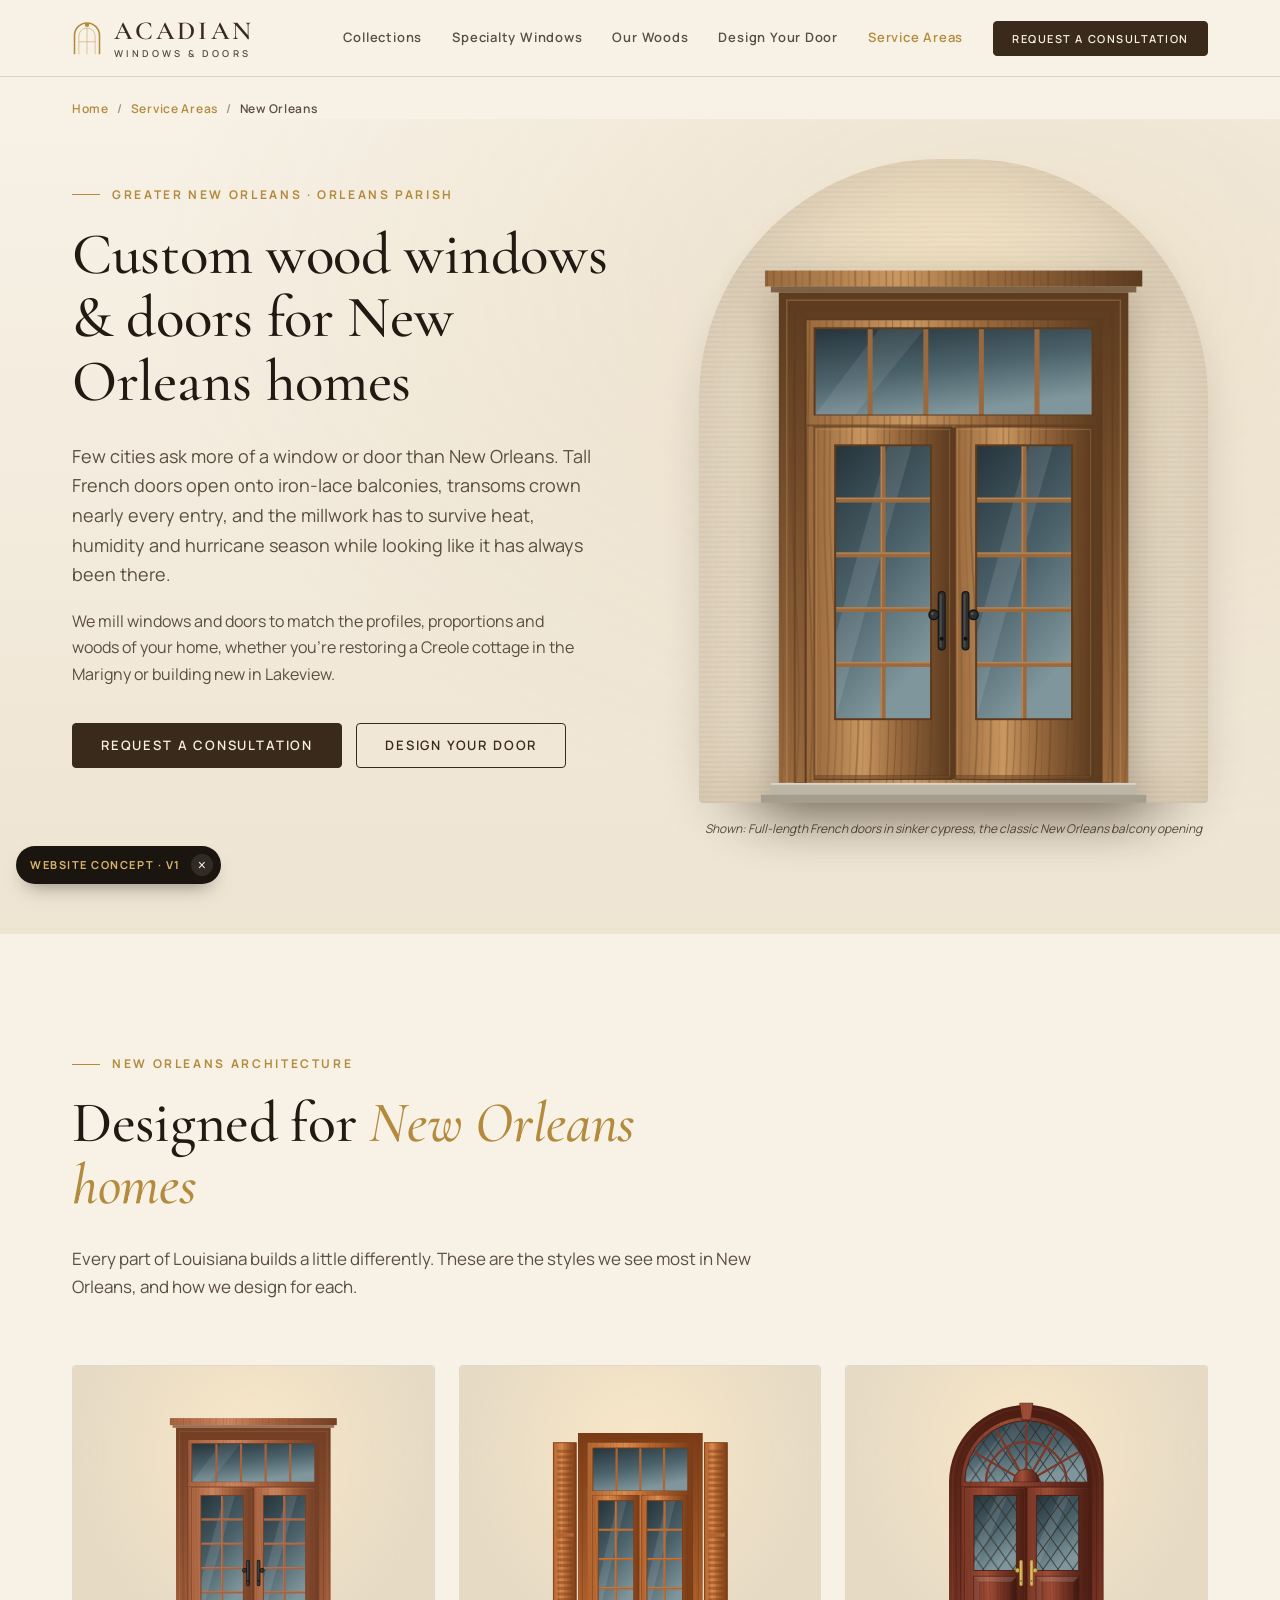
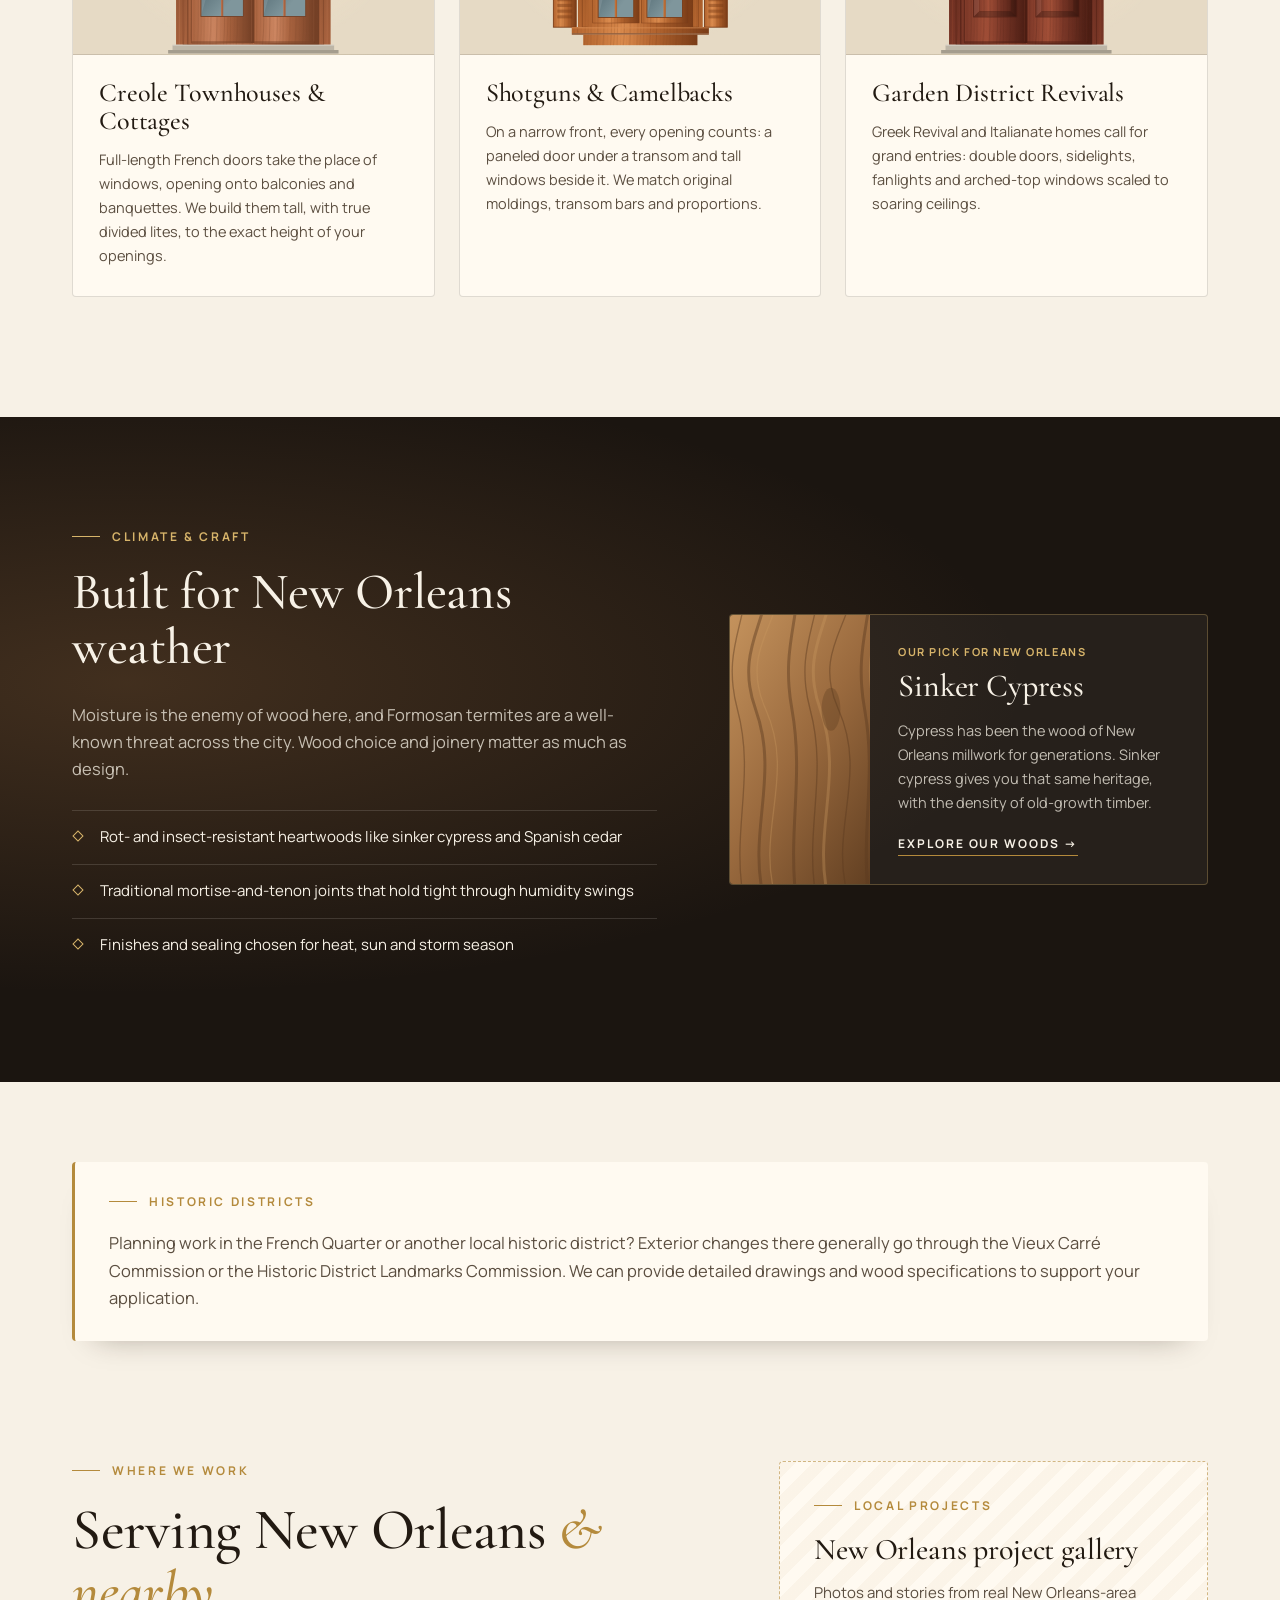
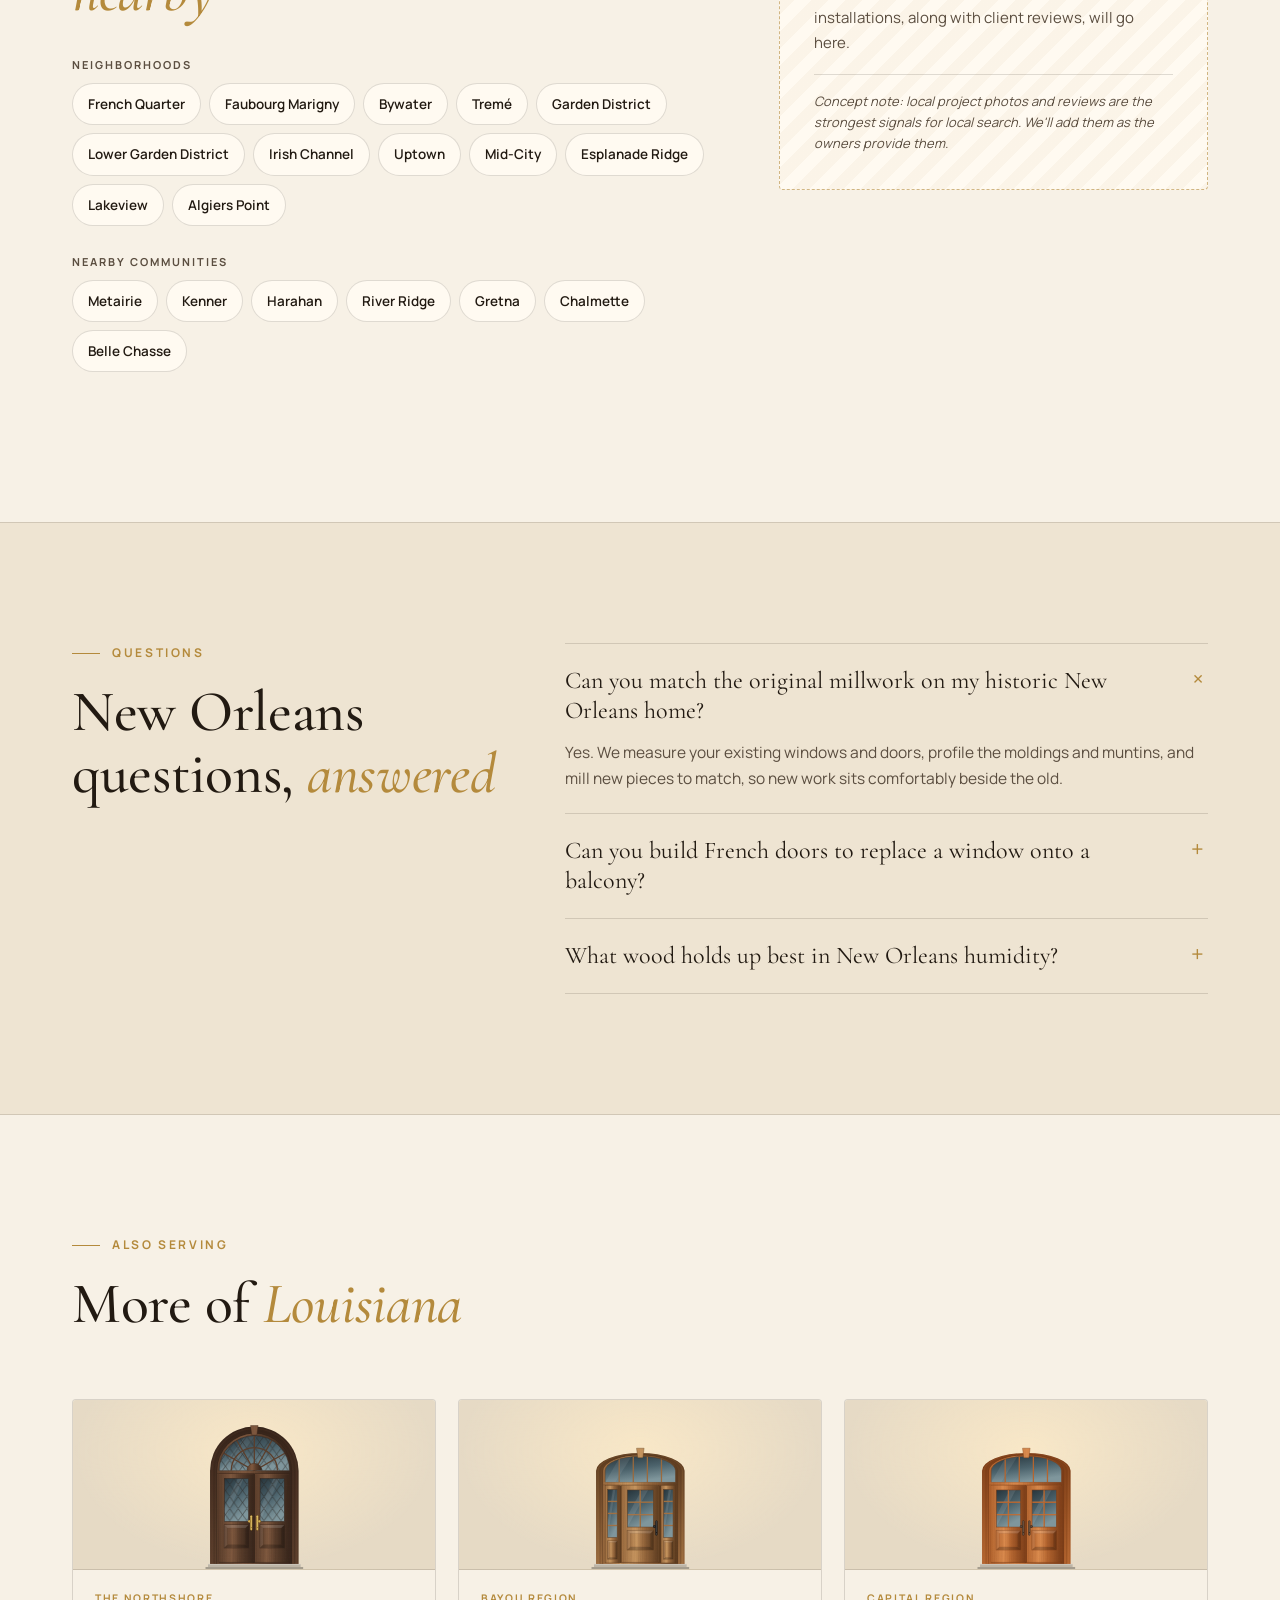
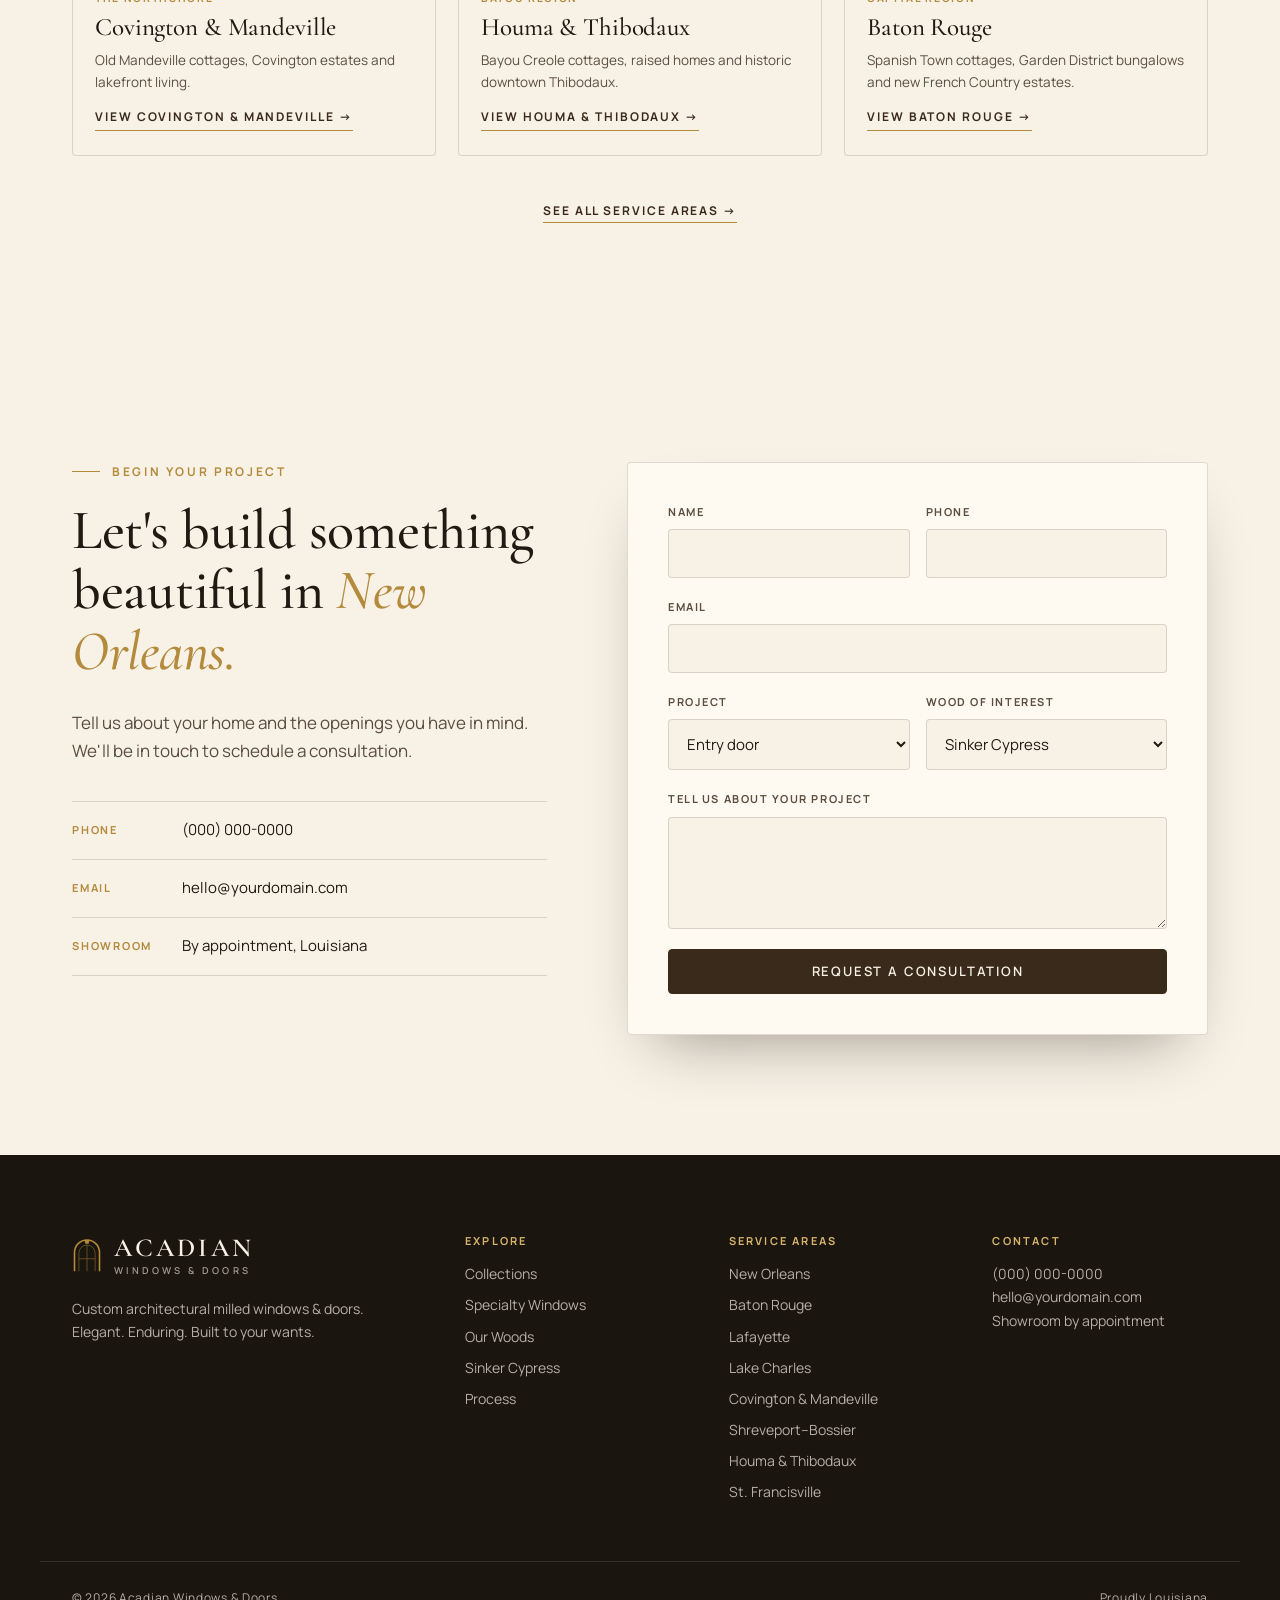
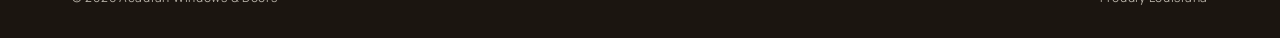
<file: service-areas/new-orleans.html>
<!doctype html>
<html lang="en">
<head>
  <meta charset="utf-8">
  <meta name="viewport" content="width=device-width, initial-scale=1">
  <title>Custom Wood Windows &amp; Doors in New Orleans, LA | Acadian Windows &amp; Doors</title>
  <meta name="description" content="Custom-milled wood windows, French doors and arched entries for New Orleans homes, from French Quarter townhouses to Uptown shotguns. Sinker cypress and rare woods.">
  <link rel="canonical" href="https://www.example.com/service-areas/new-orleans.html">
  <meta property="og:type" content="website">
  <meta property="og:site_name" content="Acadian Windows &amp; Doors">
  <meta property="og:title" content="Custom Wood Windows &amp; Doors in New Orleans, LA | Acadian Windows &amp; Doors">
  <meta property="og:description" content="Custom-milled wood windows, French doors and arched entries for New Orleans homes, from French Quarter townhouses to Uptown shotguns. Sinker cypress and rare woods.">
  <meta property="og:url" content="https://www.example.com/service-areas/new-orleans.html">
  <meta name="geo.region" content="US-LA">
  <link rel="preconnect" href="https://fonts.googleapis.com">
  <link rel="preconnect" href="https://fonts.gstatic.com" crossorigin>
  <link href="https://fonts.googleapis.com/css2?family=Cormorant+Garamond:ital,wght@0,400;0,500;0,600;1,400;1,500&family=Manrope:wght@400;500;600;700&display=swap" rel="stylesheet">
  <link rel="stylesheet" href="../styles.css">
  <script type="application/ld+json">
{
  "@context": "https://schema.org",
  "@type": "Service",
  "name": "Custom wood windows and doors in New Orleans",
  "serviceType": "Custom architectural millwork: wood windows and doors",
  "description": "Custom-milled wood windows, French doors and arched entries for New Orleans homes, from French Quarter townhouses to Uptown shotguns. Sinker cypress and rare woods.",
  "provider": {
    "@type": "HomeAndConstructionBusiness",
    "name": "Acadian Windows & Doors",
    "url": "https://www.example.com/index.html"
  },
  "areaServed": [
    {
      "@type": "Place",
      "name": "New Orleans, Louisiana"
    },
    {
      "@type": "Place",
      "name": "French Quarter, New Orleans"
    },
    {
      "@type": "Place",
      "name": "Faubourg Marigny, New Orleans"
    },
    {
      "@type": "Place",
      "name": "Bywater, New Orleans"
    },
    {
      "@type": "Place",
      "name": "Tremé, New Orleans"
    },
    {
      "@type": "Place",
      "name": "Garden District, New Orleans"
    },
    {
      "@type": "Place",
      "name": "Lower Garden District, New Orleans"
    },
    {
      "@type": "Place",
      "name": "Irish Channel, New Orleans"
    },
    {
      "@type": "Place",
      "name": "Uptown, New Orleans"
    },
    {
      "@type": "Place",
      "name": "Mid-City, New Orleans"
    },
    {
      "@type": "Place",
      "name": "Esplanade Ridge, New Orleans"
    },
    {
      "@type": "Place",
      "name": "Lakeview, New Orleans"
    },
    {
      "@type": "Place",
      "name": "Algiers Point, New Orleans"
    },
    {
      "@type": "Place",
      "name": "Metairie, Louisiana"
    },
    {
      "@type": "Place",
      "name": "Kenner, Louisiana"
    },
    {
      "@type": "Place",
      "name": "Harahan, Louisiana"
    },
    {
      "@type": "Place",
      "name": "River Ridge, Louisiana"
    },
    {
      "@type": "Place",
      "name": "Gretna, Louisiana"
    },
    {
      "@type": "Place",
      "name": "Chalmette, Louisiana"
    },
    {
      "@type": "Place",
      "name": "Belle Chasse, Louisiana"
    }
  ]
}
  </script>
  <script type="application/ld+json">
{
  "@context": "https://schema.org",
  "@type": "BreadcrumbList",
  "itemListElement": [
    {
      "@type": "ListItem",
      "position": 1,
      "name": "Home",
      "item": "https://www.example.com/index.html"
    },
    {
      "@type": "ListItem",
      "position": 2,
      "name": "Service Areas",
      "item": "https://www.example.com/service-areas/index.html"
    },
    {
      "@type": "ListItem",
      "position": 3,
      "name": "New Orleans",
      "item": "https://www.example.com/service-areas/new-orleans.html"
    }
  ]
}
  </script>
</head>
<body>

  <header class="site-header" id="top">
    <div class="container header-inner">
      <a href="../index.html" class="logo" aria-label="Acadian Windows &amp; Doors home">
        <svg class="logo-mark" viewBox="0 0 48 56" aria-hidden="true">
            <path d="M4 54 V24 A20 20 0 0 1 44 24 V54" fill="none" stroke="currentColor" stroke-width="2.5"/>
            <path d="M11 54 V25 A13 13 0 0 1 37 25 V54" fill="none" stroke="currentColor" stroke-width="1.2" opacity=".6"/>
            <path d="M24 12 V54 M11 34 H37" stroke="currentColor" stroke-width="1.2" opacity=".6"/>
            <path d="M20 4 h8 l-1.5 6 h-5 z" fill="currentColor"/>
          </svg>
        <span class="logo-text">
          <span class="logo-name">Acadian</span>
          <span class="logo-sub">Windows &amp; Doors</span>
        </span>
      </a>
      <button class="nav-toggle" aria-label="Open menu" aria-expanded="false">
        <span></span><span></span><span></span>
      </button>
      <nav class="main-nav" aria-label="Primary">
        <a href="../index.html#collections">Collections</a>
        <a href="../index.html#specialty">Specialty Windows</a>
        <a href="../index.html#woods">Our Woods</a>
        <a href="../index.html#design">Design Your Door</a>
        <a href="index.html" aria-current="page">Service Areas</a>
        <a href="#contact" class="btn btn-small">Request a Consultation</a>
      </nav>
    </div>
  </header>

  <main>
    <nav class="breadcrumb container" aria-label="Breadcrumb">
      <a href="../index.html">Home</a><span>/</span><a href="index.html">Service Areas</a><span>/</span><span aria-current="page">New Orleans</span>
    </nav>

    <section class="hero local-hero">
      <div class="container hero-grid">
        <div class="hero-copy">
          <p class="eyebrow">Greater New Orleans &middot; Orleans Parish</p>
          <h1>Custom wood windows &amp; doors for New Orleans homes</h1>
          <p class="lead">Few cities ask more of a window or door than New Orleans. Tall French doors open onto iron-lace balconies, transoms crown nearly every entry, and the millwork has to survive heat, humidity and hurricane season while looking like it has always been there.</p>
          <p class="lead lead-2">We mill windows and doors to match the profiles, proportions and woods of your home, whether you're restoring a Creole cottage in the Marigny or building new in Lakeview.</p>
          <div class="hero-actions">
            <a href="#contact" class="btn">Request a Consultation</a>
            <a href="../index.html#design" class="btn btn-ghost">Design Your Door</a>
          </div>
        </div>
        <div class="hero-art">
          <div class="hero-wall">
            <div class="hero-door" data-door='{"wood":"sinker-cypress","top":"square","glass":"divided","layout":"double","hardware":"iron","lite":"full"}'></div>
          </div>
          <p class="hero-caption">Shown: Full-length French doors in sinker cypress, the classic New Orleans balcony opening</p>
        </div>
      </div>
    </section>

    <section class="section local-styles">
      <div class="container">
        <div class="section-head">
          <p class="eyebrow">New Orleans Architecture</p>
          <h2>Designed for <em>New Orleans homes</em></h2>
          <p>Every part of Louisiana builds a little differently. These are the styles we see most in New Orleans, and how we design for each.</p>
        </div>
        <div class="style-grid">
          <article class="style-card">
            <div class="style-art" data-door='{"wood":"spanish-cedar","top":"square","glass":"divided","layout":"double","hardware":"iron","lite":"full"}'></div>
            <div class="style-body">
              <h3>Creole Townhouses &amp; Cottages</h3>
              <p>Full-length French doors take the place of windows, opening onto balconies and banquettes. We build them tall, with true divided lites, to the exact height of your openings.</p>
            </div>
          </article>
          <article class="style-card">
            <div class="style-art" data-window='{"wood":"heart-pine","top":"square"}'></div>
            <div class="style-body">
              <h3>Shotguns &amp; Camelbacks</h3>
              <p>On a narrow front, every opening counts: a paneled door under a transom and tall windows beside it. We match original moldings, transom bars and proportions.</p>
            </div>
          </article>
          <article class="style-card">
            <div class="style-art" data-door='{"wood":"mahogany","top":"arch","glass":"leaded","layout":"double","hardware":"brass","lite":"upper"}'></div>
            <div class="style-body">
              <h3>Garden District Revivals</h3>
              <p>Greek Revival and Italianate homes call for grand entries: double doors, sidelights, fanlights and arched-top windows scaled to soaring ceilings.</p>
            </div>
          </article>
        </div>
      </div>
    </section>

    <section class="local-climate">
      <div class="container climate-grid">
        <div>
          <p class="eyebrow eyebrow-light">Climate &amp; Craft</p>
          <h2>Built for New Orleans weather</h2>
          <p>Moisture is the enemy of wood here, and Formosan termites are a well-known threat across the city. Wood choice and joinery matter as much as design.</p>
          <ul class="climate-points">
            <li>Rot- and insect-resistant heartwoods like sinker cypress and Spanish cedar</li>
            <li>Traditional mortise-and-tenon joints that hold tight through humidity swings</li>
            <li>Finishes and sealing chosen for heat, sun and storm season</li>
          </ul>
        </div>
        <aside class="wood-pick">
          <div class="wood-pick-swatch" data-swatch="sinker-cypress"></div>
          <div class="wood-pick-body">
            <p class="wood-origin">Our pick for New Orleans</p>
            <h3>Sinker Cypress</h3>
            <p>Cypress has been the wood of New Orleans millwork for generations. Sinker cypress gives you that same heritage, with the density of old-growth timber.</p>
            <a href="../index.html#woods" class="link-arrow">Explore our woods</a>
          </div>
        </aside>
      </div>
    </section>

    <section class="historic-note">
      <div class="container">
        <div class="callout">
          <p class="eyebrow">Historic Districts</p>
          <p>Planning work in the French Quarter or another local historic district? Exterior changes there generally go through the Vieux Carré Commission or the Historic District Landmarks Commission. We can provide detailed drawings and wood specifications to support your application.</p>
        </div>
      </div>
    </section>
    <section class="section local-areas">
      <div class="container areas-split">
        <div>
          <div class="section-head">
            <p class="eyebrow">Where We Work</p>
            <h2>Serving New Orleans <em>&amp; nearby</em></h2>
          </div>
          <h3 class="chip-title">Neighborhoods</h3>
          <ul class="place-chips">
            <li>French Quarter</li>
            <li>Faubourg Marigny</li>
            <li>Bywater</li>
            <li>Tremé</li>
            <li>Garden District</li>
            <li>Lower Garden District</li>
            <li>Irish Channel</li>
            <li>Uptown</li>
            <li>Mid-City</li>
            <li>Esplanade Ridge</li>
            <li>Lakeview</li>
            <li>Algiers Point</li>
          </ul>
          <h3 class="chip-title">Nearby communities</h3>
          <ul class="place-chips">
            <li>Metairie</li>
            <li>Kenner</li>
            <li>Harahan</li>
            <li>River Ridge</li>
            <li>Gretna</li>
            <li>Chalmette</li>
            <li>Belle Chasse</li>
          </ul>
        </div>
        <div class="spotlight">
          <p class="eyebrow">Local Projects</p>
          <h3>New Orleans project gallery</h3>
          <p>Photos and stories from real New Orleans-area installations, along with client reviews, will go here.</p>
          <p class="mockup-note">Concept note: local project photos and reviews are the strongest signals for local search. We'll add them as the owners provide them.</p>
        </div>
      </div>
    </section>

    <section class="section faq">
      <div class="container faq-grid">
        <div class="section-head">
          <p class="eyebrow">Questions</p>
          <h2>New Orleans questions, <em>answered</em></h2>
        </div>
        <div class="faq-list">
          <details open>
            <summary>Can you match the original millwork on my historic New Orleans home?</summary>
            <p>Yes. We measure your existing windows and doors, profile the moldings and muntins, and mill new pieces to match, so new work sits comfortably beside the old.</p>
          </details>
          <details>
            <summary>Can you build French doors to replace a window onto a balcony?</summary>
            <p>Converting a window to full-length French doors is a classic New Orleans upgrade. We'll size and build the doors to your opening and ceiling height.</p>
          </details>
          <details>
            <summary>What wood holds up best in New Orleans humidity?</summary>
            <p>Durable heartwoods such as sinker cypress, Spanish cedar and mahogany are excellent choices. We'll help you weigh appearance, budget and exposure for each opening.</p>
          </details>
        </div>
      </div>
    </section>

    <section class="section related-areas">
      <div class="container">
        <div class="section-head">
          <p class="eyebrow">Also Serving</p>
          <h2>More of <em>Louisiana</em></h2>
        </div>
        <div class="area-grid area-grid-3">
          <a class="area-card" href="northshore.html">
            <div class="area-art" data-door='{"wood":"walnut","top":"arch","glass":"leaded","layout":"double","hardware":"brass","lite":"upper"}'></div>
            <div class="area-body">
              <p class="area-region">The Northshore</p>
              <h3>Covington &amp; Mandeville</h3>
              <p>Old Mandeville cottages, Covington estates and lakefront living.</p>
              <span class="link-arrow">View Covington &amp; Mandeville</span>
            </div>
          </a>
          <a class="area-card" href="houma-thibodaux.html">
            <div class="area-art" data-door='{"wood":"sinker-cypress","top":"segment","glass":"divided","layout":"single","hardware":"iron","lite":"upper"}'></div>
            <div class="area-body">
              <p class="area-region">Bayou Region</p>
              <h3>Houma &amp; Thibodaux</h3>
              <p>Bayou Creole cottages, raised homes and historic downtown Thibodaux.</p>
              <span class="link-arrow">View Houma &amp; Thibodaux</span>
            </div>
          </a>
          <a class="area-card" href="baton-rouge.html">
            <div class="area-art" data-door='{"wood":"heart-pine","top":"segment","glass":"divided","layout":"double","hardware":"bronze","lite":"upper"}'></div>
            <div class="area-body">
              <p class="area-region">Capital Region</p>
              <h3>Baton Rouge</h3>
              <p>Spanish Town cottages, Garden District bungalows and new French Country estates.</p>
              <span class="link-arrow">View Baton Rouge</span>
            </div>
          </a>
        </div>
        <p class="all-areas"><a href="index.html" class="link-arrow">See all service areas</a></p>
      </div>
    </section>

    <section class="section contact" id="contact">
      <div class="container contact-grid">
        <div class="contact-copy">
          <p class="eyebrow">Begin Your Project</p>
          <h2>Let's build something beautiful in <em>New Orleans.</em></h2>
          <p>Tell us about your home and the openings you have in mind. We'll be in touch to schedule a consultation.</p>
          <ul class="contact-list">
            <li><span>Phone</span>(000) 000-0000</li>
            <li><span>Email</span>hello@yourdomain.com</li>
            <li><span>Showroom</span>By appointment, Louisiana</li>
          </ul>
        </div>
        <form class="contact-form" id="contact-form">
          <input type="hidden" name="service_area" value="New Orleans">
          <div class="field-row">
            <label>Name<input type="text" name="name" required autocomplete="name"></label>
            <label>Phone<input type="tel" name="phone" autocomplete="tel"></label>
          </div>
          <label>Email<input type="email" name="email" required autocomplete="email"></label>
          <div class="field-row">
            <label>Project
              <select name="project">
                <option>Entry door</option>
                <option>French / gallery doors</option>
                <option>Windows</option>
                <option>Specialty / round windows</option>
                <option>Whole-home package</option>
                <option>Something else</option>
              </select>
            </label>
            <label>Wood of interest
              <select name="wood" id="form-wood"></select>
            </label>
          </div>
          <label>Tell us about your project<textarea name="message" rows="4" id="form-message"></textarea></label>
          <button type="submit" class="btn btn-full">Request a Consultation</button>
          <p class="form-note" id="form-note" hidden>Thank you! This is a design mockup, so nothing was sent, but this is where your request would go.</p>
        </form>
      </div>
    </section>
  </main>

  <footer class="site-footer">
    <div class="container footer-grid">
      <div>
        <a href="../index.html" class="logo logo-light">
          <svg class="logo-mark" viewBox="0 0 48 56" aria-hidden="true">
            <path d="M4 54 V24 A20 20 0 0 1 44 24 V54" fill="none" stroke="currentColor" stroke-width="2.5"/>
            <path d="M11 54 V25 A13 13 0 0 1 37 25 V54" fill="none" stroke="currentColor" stroke-width="1.2" opacity=".6"/>
            <path d="M24 12 V54 M11 34 H37" stroke="currentColor" stroke-width="1.2" opacity=".6"/>
            <path d="M20 4 h8 l-1.5 6 h-5 z" fill="currentColor"/>
          </svg>
          <span class="logo-text">
            <span class="logo-name">Acadian</span>
            <span class="logo-sub">Windows &amp; Doors</span>
          </span>
        </a>
        <p class="footer-tag">Custom architectural milled windows &amp; doors.<br>Elegant. Enduring. Built to your wants.</p>
      </div>
      <div>
        <h4>Explore</h4>
        <a href="../index.html#collections">Collections</a>
        <a href="../index.html#specialty">Specialty Windows</a>
        <a href="../index.html#woods">Our Woods</a>
        <a href="../index.html#sinker-cypress">Sinker Cypress</a>
        <a href="../index.html#process">Process</a>
      </div>
      <div>
        <h4>Service Areas</h4>
        <a href="new-orleans.html">New Orleans</a>
        <a href="baton-rouge.html">Baton Rouge</a>
        <a href="lafayette.html">Lafayette</a>
        <a href="lake-charles.html">Lake Charles</a>
        <a href="northshore.html">Covington &amp; Mandeville</a>
        <a href="shreveport-bossier.html">Shreveport–Bossier</a>
        <a href="houma-thibodaux.html">Houma &amp; Thibodaux</a>
        <a href="st-francisville.html">St. Francisville</a>
      </div>
      <div>
        <h4>Contact</h4>
        <p>(000) 000-0000<br>hello@yourdomain.com<br>Showroom by appointment</p>
      </div>
    </div>
    <div class="container footer-bottom">
      <span>&copy; 2026 Acadian Windows &amp; Doors</span>
      <span>Proudly Louisiana</span>
    </div>
  </footer>

  <div class="concept-badge" id="concept-badge">
    Website concept &middot; v1
    <button aria-label="Hide concept label">&times;</button>
  </div>

  <script src="../script.js"></script>
</body>
</html>
</file>
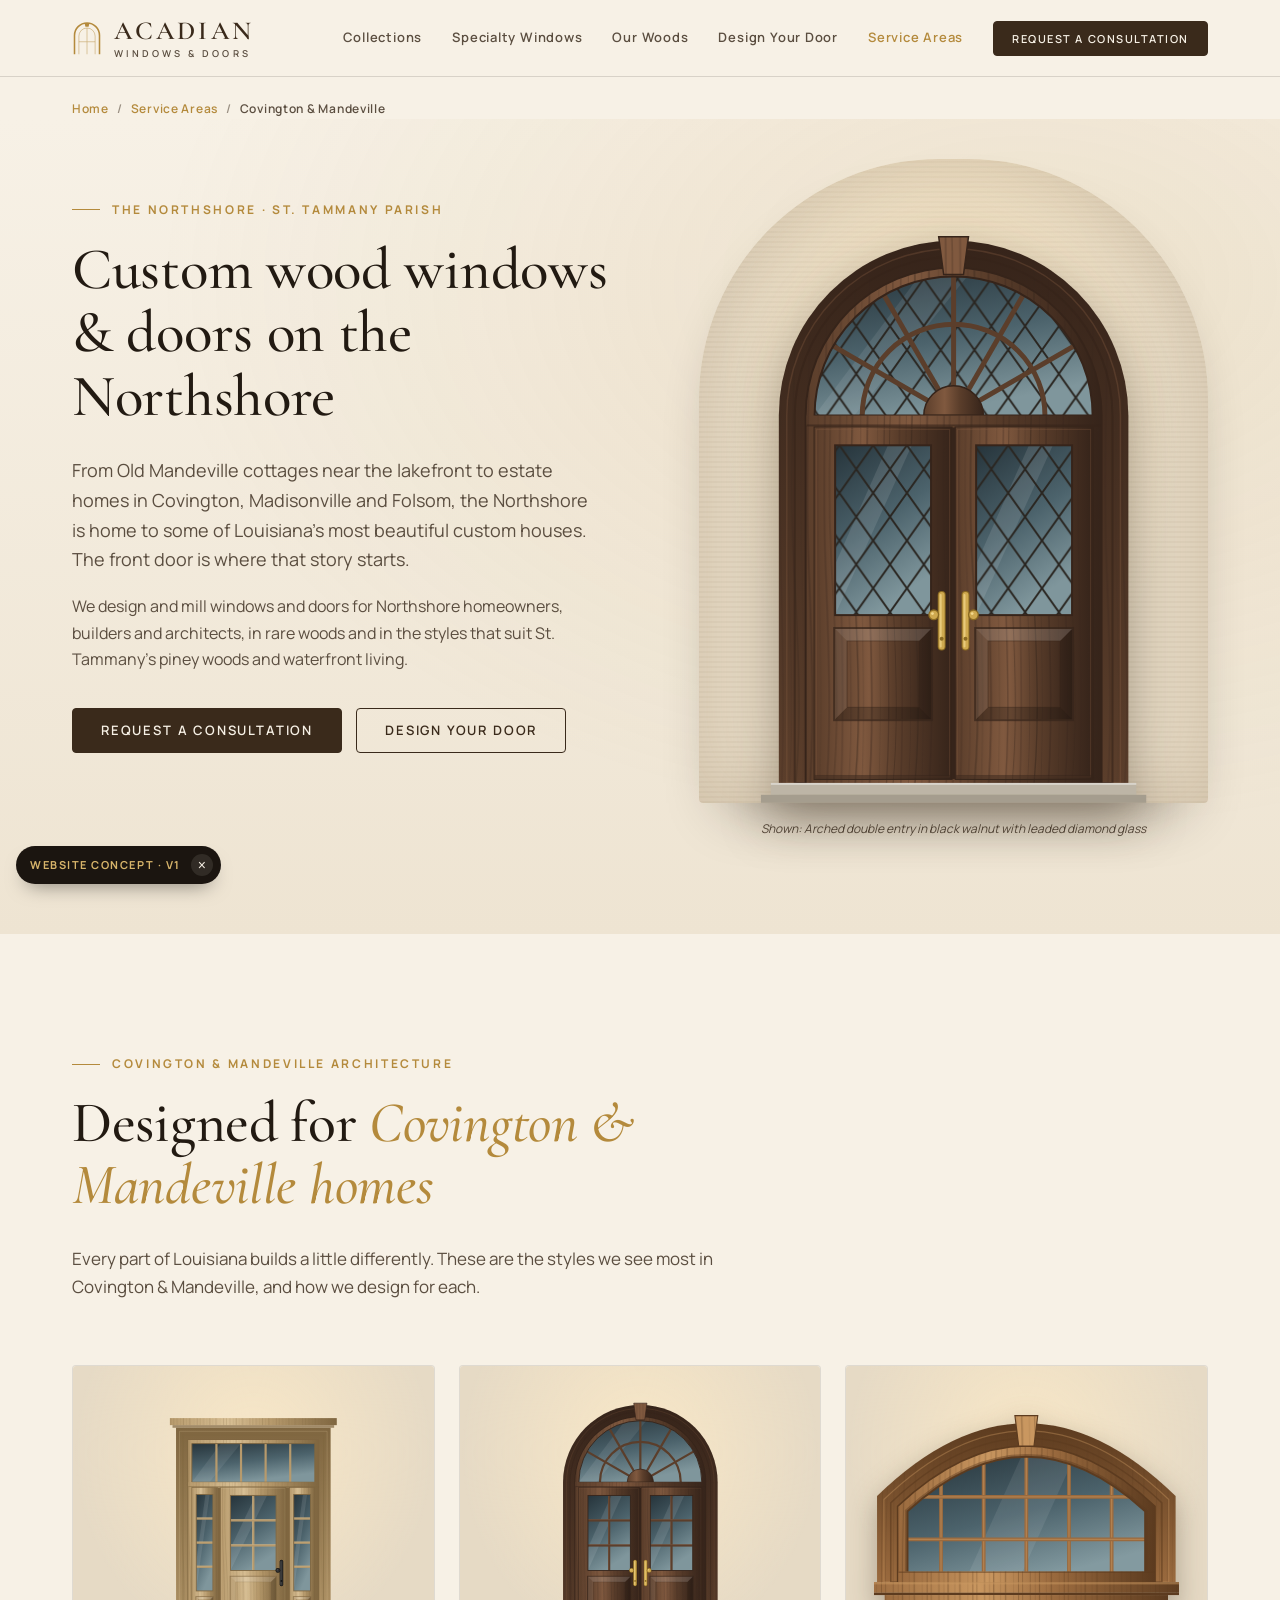
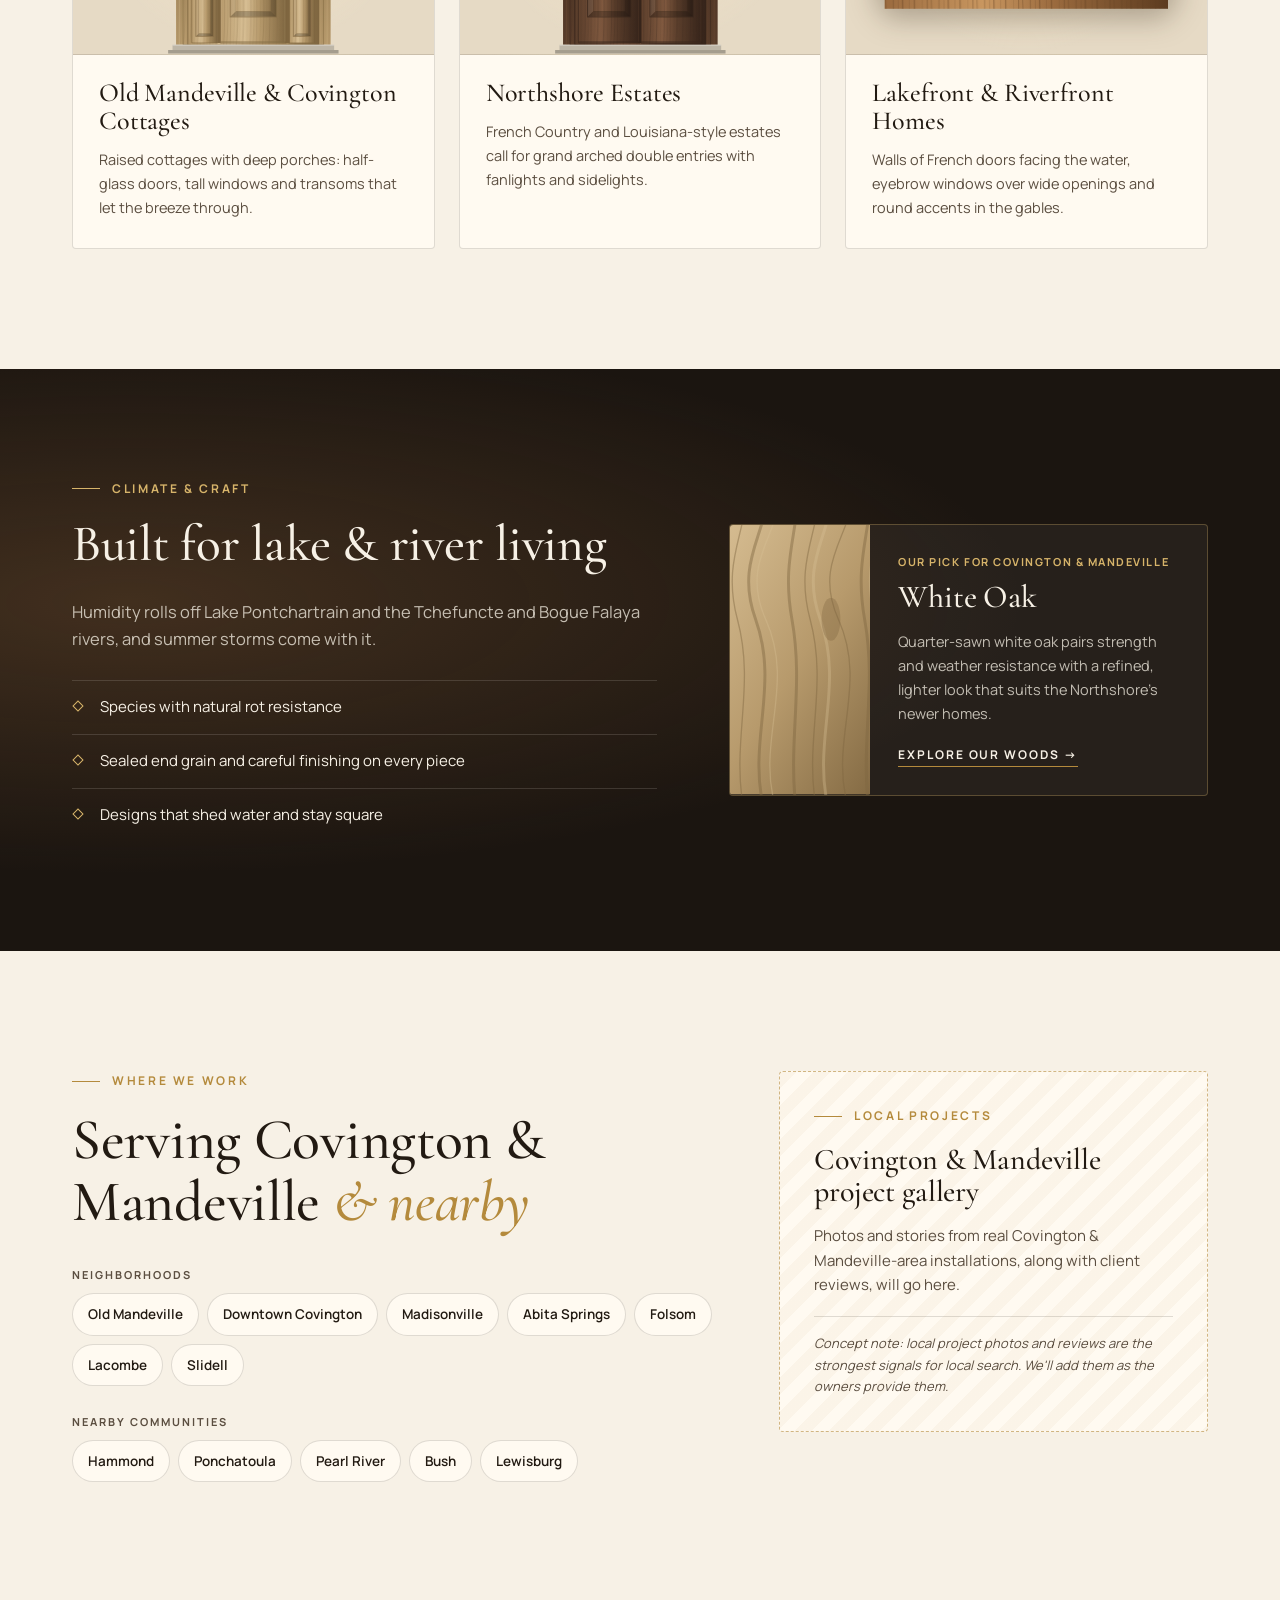
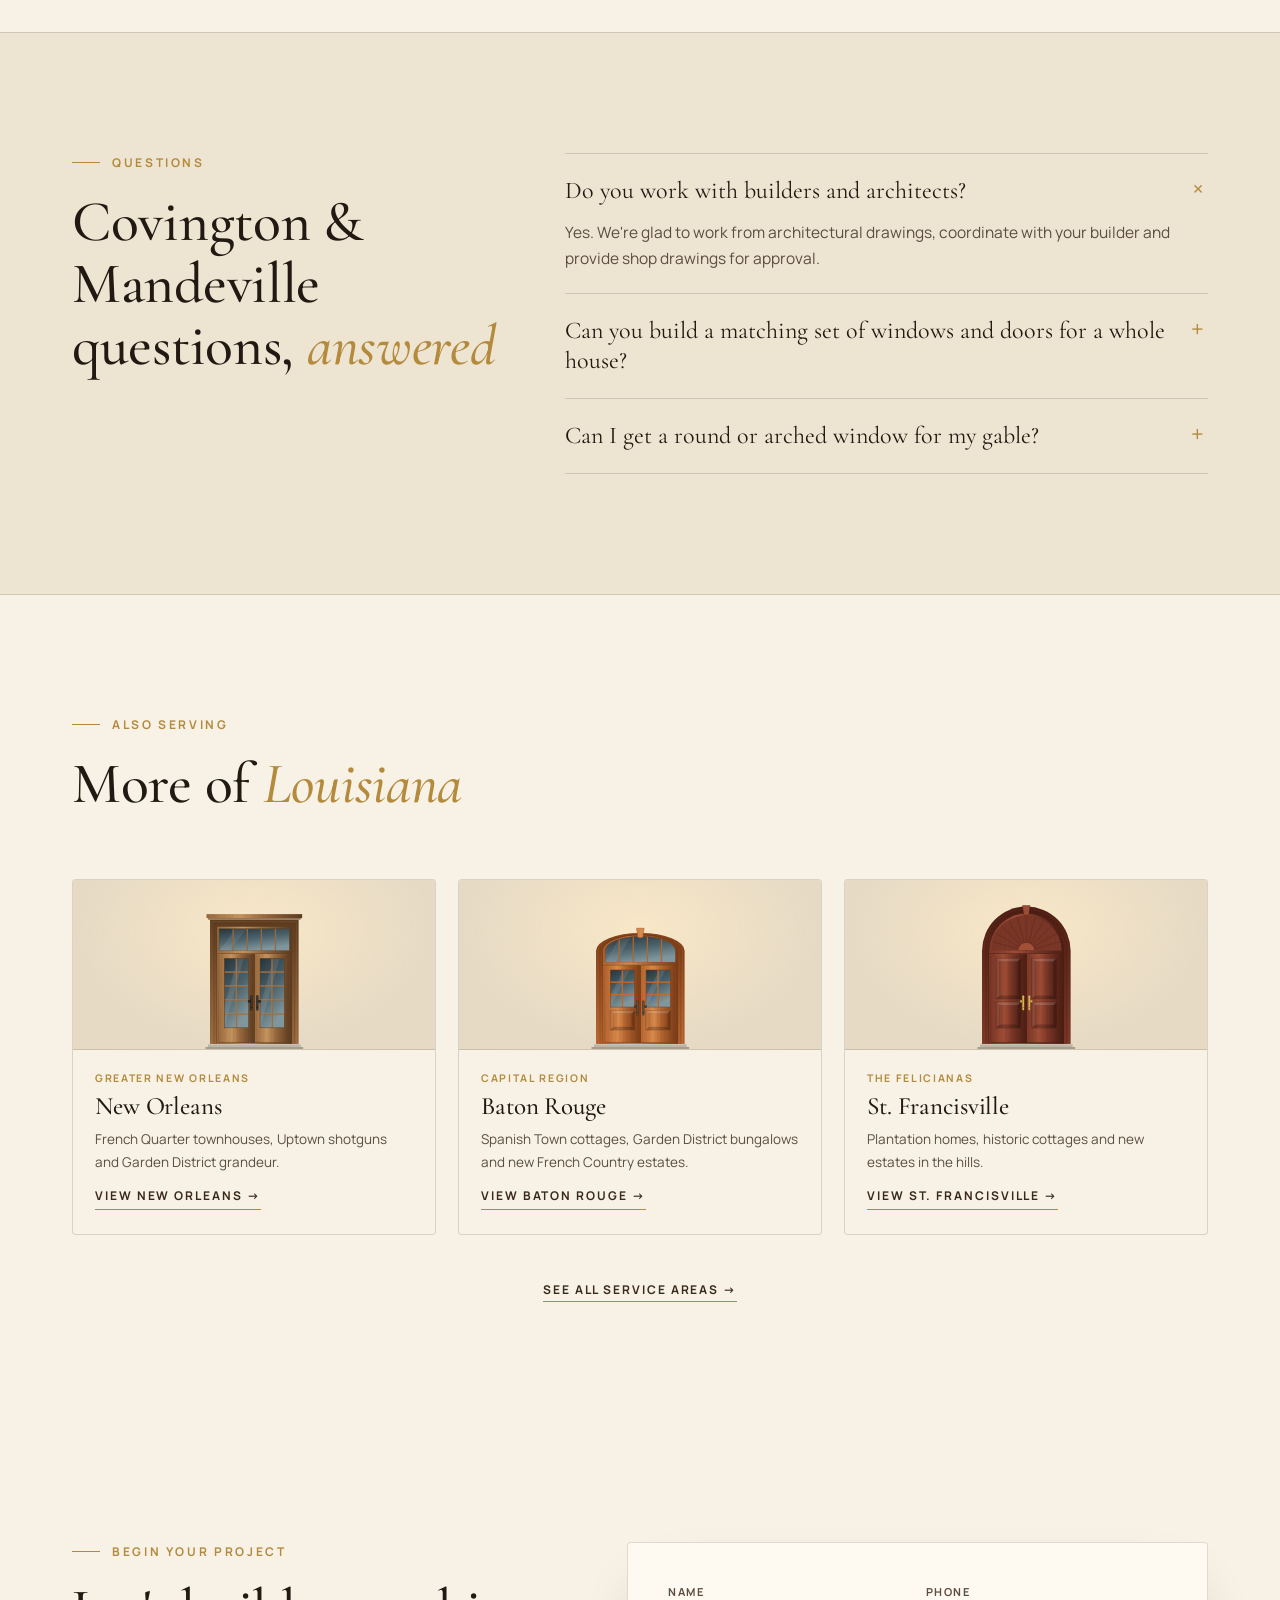
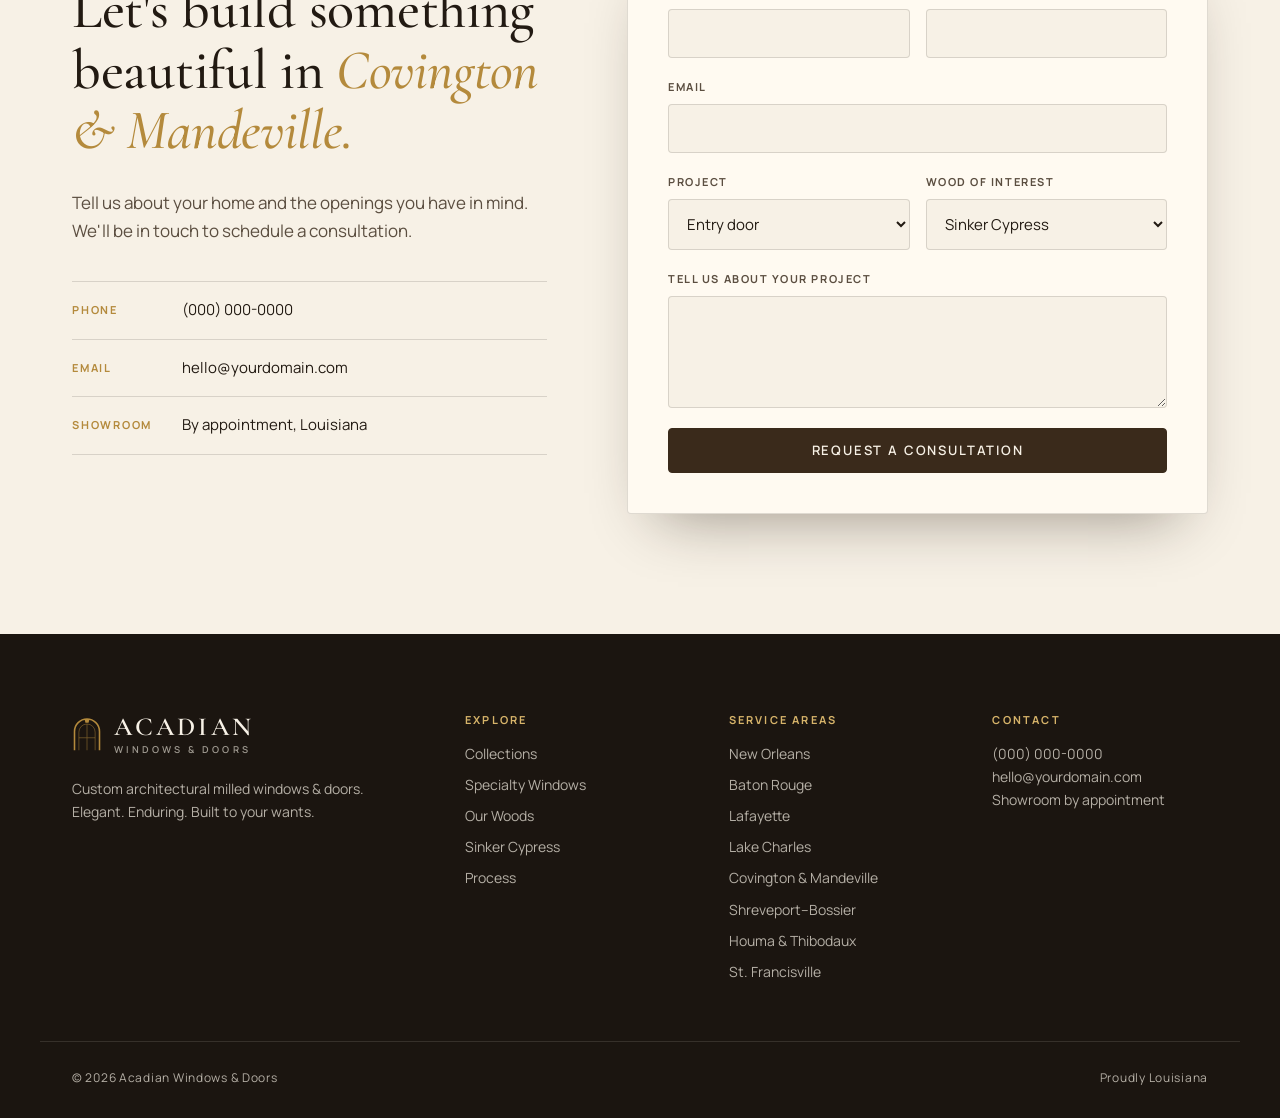
<file: service-areas/northshore.html>
<!doctype html>
<html lang="en">
<head>
  <meta charset="utf-8">
  <meta name="viewport" content="width=device-width, initial-scale=1">
  <title>Custom Wood Windows &amp; Doors in Covington &amp; Mandeville, LA | Acadian Windows &amp; Doors</title>
  <meta name="description" content="Custom wood entry doors, French doors and windows for Northshore homes in Covington, Mandeville, Madisonville and across St. Tammany Parish.">
  <link rel="canonical" href="https://www.example.com/service-areas/northshore.html">
  <meta property="og:type" content="website">
  <meta property="og:site_name" content="Acadian Windows &amp; Doors">
  <meta property="og:title" content="Custom Wood Windows &amp; Doors in Covington &amp; Mandeville, LA | Acadian Windows &amp; Doors">
  <meta property="og:description" content="Custom wood entry doors, French doors and windows for Northshore homes in Covington, Mandeville, Madisonville and across St. Tammany Parish.">
  <meta property="og:url" content="https://www.example.com/service-areas/northshore.html">
  <meta name="geo.region" content="US-LA">
  <link rel="preconnect" href="https://fonts.googleapis.com">
  <link rel="preconnect" href="https://fonts.gstatic.com" crossorigin>
  <link href="https://fonts.googleapis.com/css2?family=Cormorant+Garamond:ital,wght@0,400;0,500;0,600;1,400;1,500&family=Manrope:wght@400;500;600;700&display=swap" rel="stylesheet">
  <link rel="stylesheet" href="../styles.css">
  <script type="application/ld+json">
{
  "@context": "https://schema.org",
  "@type": "Service",
  "name": "Custom wood windows and doors in Covington & Mandeville",
  "serviceType": "Custom architectural millwork: wood windows and doors",
  "description": "Custom wood entry doors, French doors and windows for Northshore homes in Covington, Mandeville, Madisonville and across St. Tammany Parish.",
  "provider": {
    "@type": "HomeAndConstructionBusiness",
    "name": "Acadian Windows & Doors",
    "url": "https://www.example.com/index.html"
  },
  "areaServed": [
    {
      "@type": "Place",
      "name": "Covington & Mandeville, Louisiana"
    },
    {
      "@type": "Place",
      "name": "Old Mandeville, Covington & Mandeville"
    },
    {
      "@type": "Place",
      "name": "Downtown Covington, Covington & Mandeville"
    },
    {
      "@type": "Place",
      "name": "Madisonville, Covington & Mandeville"
    },
    {
      "@type": "Place",
      "name": "Abita Springs, Covington & Mandeville"
    },
    {
      "@type": "Place",
      "name": "Folsom, Covington & Mandeville"
    },
    {
      "@type": "Place",
      "name": "Lacombe, Covington & Mandeville"
    },
    {
      "@type": "Place",
      "name": "Slidell, Covington & Mandeville"
    },
    {
      "@type": "Place",
      "name": "Hammond, Louisiana"
    },
    {
      "@type": "Place",
      "name": "Ponchatoula, Louisiana"
    },
    {
      "@type": "Place",
      "name": "Pearl River, Louisiana"
    },
    {
      "@type": "Place",
      "name": "Bush, Louisiana"
    },
    {
      "@type": "Place",
      "name": "Lewisburg, Louisiana"
    }
  ]
}
  </script>
  <script type="application/ld+json">
{
  "@context": "https://schema.org",
  "@type": "BreadcrumbList",
  "itemListElement": [
    {
      "@type": "ListItem",
      "position": 1,
      "name": "Home",
      "item": "https://www.example.com/index.html"
    },
    {
      "@type": "ListItem",
      "position": 2,
      "name": "Service Areas",
      "item": "https://www.example.com/service-areas/index.html"
    },
    {
      "@type": "ListItem",
      "position": 3,
      "name": "Covington & Mandeville",
      "item": "https://www.example.com/service-areas/northshore.html"
    }
  ]
}
  </script>
</head>
<body>

  <header class="site-header" id="top">
    <div class="container header-inner">
      <a href="../index.html" class="logo" aria-label="Acadian Windows &amp; Doors home">
        <svg class="logo-mark" viewBox="0 0 48 56" aria-hidden="true">
            <path d="M4 54 V24 A20 20 0 0 1 44 24 V54" fill="none" stroke="currentColor" stroke-width="2.5"/>
            <path d="M11 54 V25 A13 13 0 0 1 37 25 V54" fill="none" stroke="currentColor" stroke-width="1.2" opacity=".6"/>
            <path d="M24 12 V54 M11 34 H37" stroke="currentColor" stroke-width="1.2" opacity=".6"/>
            <path d="M20 4 h8 l-1.5 6 h-5 z" fill="currentColor"/>
          </svg>
        <span class="logo-text">
          <span class="logo-name">Acadian</span>
          <span class="logo-sub">Windows &amp; Doors</span>
        </span>
      </a>
      <button class="nav-toggle" aria-label="Open menu" aria-expanded="false">
        <span></span><span></span><span></span>
      </button>
      <nav class="main-nav" aria-label="Primary">
        <a href="../index.html#collections">Collections</a>
        <a href="../index.html#specialty">Specialty Windows</a>
        <a href="../index.html#woods">Our Woods</a>
        <a href="../index.html#design">Design Your Door</a>
        <a href="index.html" aria-current="page">Service Areas</a>
        <a href="#contact" class="btn btn-small">Request a Consultation</a>
      </nav>
    </div>
  </header>

  <main>
    <nav class="breadcrumb container" aria-label="Breadcrumb">
      <a href="../index.html">Home</a><span>/</span><a href="index.html">Service Areas</a><span>/</span><span aria-current="page">Covington &amp; Mandeville</span>
    </nav>

    <section class="hero local-hero">
      <div class="container hero-grid">
        <div class="hero-copy">
          <p class="eyebrow">The Northshore &middot; St. Tammany Parish</p>
          <h1>Custom wood windows &amp; doors on the Northshore</h1>
          <p class="lead">From Old Mandeville cottages near the lakefront to estate homes in Covington, Madisonville and Folsom, the Northshore is home to some of Louisiana's most beautiful custom houses. The front door is where that story starts.</p>
          <p class="lead lead-2">We design and mill windows and doors for Northshore homeowners, builders and architects, in rare woods and in the styles that suit St. Tammany's piney woods and waterfront living.</p>
          <div class="hero-actions">
            <a href="#contact" class="btn">Request a Consultation</a>
            <a href="../index.html#design" class="btn btn-ghost">Design Your Door</a>
          </div>
        </div>
        <div class="hero-art">
          <div class="hero-wall">
            <div class="hero-door" data-door='{"wood":"walnut","top":"arch","glass":"leaded","layout":"double","hardware":"brass","lite":"upper"}'></div>
          </div>
          <p class="hero-caption">Shown: Arched double entry in black walnut with leaded diamond glass</p>
        </div>
      </div>
    </section>

    <section class="section local-styles">
      <div class="container">
        <div class="section-head">
          <p class="eyebrow">Covington &amp; Mandeville Architecture</p>
          <h2>Designed for <em>Covington &amp; Mandeville homes</em></h2>
          <p>Every part of Louisiana builds a little differently. These are the styles we see most in Covington &amp; Mandeville, and how we design for each.</p>
        </div>
        <div class="style-grid">
          <article class="style-card">
            <div class="style-art" data-door='{"wood":"white-oak","top":"square","glass":"divided","layout":"single","hardware":"iron","lite":"upper"}'></div>
            <div class="style-body">
              <h3>Old Mandeville &amp; Covington Cottages</h3>
              <p>Raised cottages with deep porches: half-glass doors, tall windows and transoms that let the breeze through.</p>
            </div>
          </article>
          <article class="style-card">
            <div class="style-art" data-door='{"wood":"walnut","top":"arch","glass":"divided","layout":"double","hardware":"brass","lite":"upper"}'></div>
            <div class="style-body">
              <h3>Northshore Estates</h3>
              <p>French Country and Louisiana-style estates call for grand arched double entries with fanlights and sidelights.</p>
            </div>
          </article>
          <article class="style-card">
            <div class="style-art" data-special='{"shape":"eyebrow","pattern":"grid","glass":"clear","wood":"sinker-cypress"}'></div>
            <div class="style-body">
              <h3>Lakefront &amp; Riverfront Homes</h3>
              <p>Walls of French doors facing the water, eyebrow windows over wide openings and round accents in the gables.</p>
            </div>
          </article>
        </div>
      </div>
    </section>

    <section class="local-climate">
      <div class="container climate-grid">
        <div>
          <p class="eyebrow eyebrow-light">Climate &amp; Craft</p>
          <h2>Built for lake &amp; river living</h2>
          <p>Humidity rolls off Lake Pontchartrain and the Tchefuncte and Bogue Falaya rivers, and summer storms come with it.</p>
          <ul class="climate-points">
            <li>Species with natural rot resistance</li>
            <li>Sealed end grain and careful finishing on every piece</li>
            <li>Designs that shed water and stay square</li>
          </ul>
        </div>
        <aside class="wood-pick">
          <div class="wood-pick-swatch" data-swatch="white-oak"></div>
          <div class="wood-pick-body">
            <p class="wood-origin">Our pick for Covington &amp; Mandeville</p>
            <h3>White Oak</h3>
            <p>Quarter-sawn white oak pairs strength and weather resistance with a refined, lighter look that suits the Northshore's newer homes.</p>
            <a href="../index.html#woods" class="link-arrow">Explore our woods</a>
          </div>
        </aside>
      </div>
    </section>

    <section class="section local-areas">
      <div class="container areas-split">
        <div>
          <div class="section-head">
            <p class="eyebrow">Where We Work</p>
            <h2>Serving Covington &amp; Mandeville <em>&amp; nearby</em></h2>
          </div>
          <h3 class="chip-title">Neighborhoods</h3>
          <ul class="place-chips">
            <li>Old Mandeville</li>
            <li>Downtown Covington</li>
            <li>Madisonville</li>
            <li>Abita Springs</li>
            <li>Folsom</li>
            <li>Lacombe</li>
            <li>Slidell</li>
          </ul>
          <h3 class="chip-title">Nearby communities</h3>
          <ul class="place-chips">
            <li>Hammond</li>
            <li>Ponchatoula</li>
            <li>Pearl River</li>
            <li>Bush</li>
            <li>Lewisburg</li>
          </ul>
        </div>
        <div class="spotlight">
          <p class="eyebrow">Local Projects</p>
          <h3>Covington &amp; Mandeville project gallery</h3>
          <p>Photos and stories from real Covington &amp; Mandeville-area installations, along with client reviews, will go here.</p>
          <p class="mockup-note">Concept note: local project photos and reviews are the strongest signals for local search. We'll add them as the owners provide them.</p>
        </div>
      </div>
    </section>

    <section class="section faq">
      <div class="container faq-grid">
        <div class="section-head">
          <p class="eyebrow">Questions</p>
          <h2>Covington &amp; Mandeville questions, <em>answered</em></h2>
        </div>
        <div class="faq-list">
          <details open>
            <summary>Do you work with builders and architects?</summary>
            <p>Yes. We're glad to work from architectural drawings, coordinate with your builder and provide shop drawings for approval.</p>
          </details>
          <details>
            <summary>Can you build a matching set of windows and doors for a whole house?</summary>
            <p>Yes. With a whole-home package, every profile, wood tone and finish matches, from the front door to the back porch.</p>
          </details>
          <details>
            <summary>Can I get a round or arched window for my gable?</summary>
            <p>Absolutely. Oculus, oval, eyebrow, gothic and sunburst windows can all be built to fit your gable.</p>
          </details>
        </div>
      </div>
    </section>

    <section class="section related-areas">
      <div class="container">
        <div class="section-head">
          <p class="eyebrow">Also Serving</p>
          <h2>More of <em>Louisiana</em></h2>
        </div>
        <div class="area-grid area-grid-3">
          <a class="area-card" href="new-orleans.html">
            <div class="area-art" data-door='{"wood":"sinker-cypress","top":"square","glass":"divided","layout":"double","hardware":"iron","lite":"full"}'></div>
            <div class="area-body">
              <p class="area-region">Greater New Orleans</p>
              <h3>New Orleans</h3>
              <p>French Quarter townhouses, Uptown shotguns and Garden District grandeur.</p>
              <span class="link-arrow">View New Orleans</span>
            </div>
          </a>
          <a class="area-card" href="baton-rouge.html">
            <div class="area-art" data-door='{"wood":"heart-pine","top":"segment","glass":"divided","layout":"double","hardware":"bronze","lite":"upper"}'></div>
            <div class="area-body">
              <p class="area-region">Capital Region</p>
              <h3>Baton Rouge</h3>
              <p>Spanish Town cottages, Garden District bungalows and new French Country estates.</p>
              <span class="link-arrow">View Baton Rouge</span>
            </div>
          </a>
          <a class="area-card" href="st-francisville.html">
            <div class="area-art" data-door='{"wood":"mahogany","top":"arch","glass":"solid","layout":"double","hardware":"brass","lite":"upper"}'></div>
            <div class="area-body">
              <p class="area-region">The Felicianas</p>
              <h3>St. Francisville</h3>
              <p>Plantation homes, historic cottages and new estates in the hills.</p>
              <span class="link-arrow">View St. Francisville</span>
            </div>
          </a>
        </div>
        <p class="all-areas"><a href="index.html" class="link-arrow">See all service areas</a></p>
      </div>
    </section>

    <section class="section contact" id="contact">
      <div class="container contact-grid">
        <div class="contact-copy">
          <p class="eyebrow">Begin Your Project</p>
          <h2>Let's build something beautiful in <em>Covington &amp; Mandeville.</em></h2>
          <p>Tell us about your home and the openings you have in mind. We'll be in touch to schedule a consultation.</p>
          <ul class="contact-list">
            <li><span>Phone</span>(000) 000-0000</li>
            <li><span>Email</span>hello@yourdomain.com</li>
            <li><span>Showroom</span>By appointment, Louisiana</li>
          </ul>
        </div>
        <form class="contact-form" id="contact-form">
          <input type="hidden" name="service_area" value="Covington &amp; Mandeville">
          <div class="field-row">
            <label>Name<input type="text" name="name" required autocomplete="name"></label>
            <label>Phone<input type="tel" name="phone" autocomplete="tel"></label>
          </div>
          <label>Email<input type="email" name="email" required autocomplete="email"></label>
          <div class="field-row">
            <label>Project
              <select name="project">
                <option>Entry door</option>
                <option>French / gallery doors</option>
                <option>Windows</option>
                <option>Specialty / round windows</option>
                <option>Whole-home package</option>
                <option>Something else</option>
              </select>
            </label>
            <label>Wood of interest
              <select name="wood" id="form-wood"></select>
            </label>
          </div>
          <label>Tell us about your project<textarea name="message" rows="4" id="form-message"></textarea></label>
          <button type="submit" class="btn btn-full">Request a Consultation</button>
          <p class="form-note" id="form-note" hidden>Thank you! This is a design mockup, so nothing was sent, but this is where your request would go.</p>
        </form>
      </div>
    </section>
  </main>

  <footer class="site-footer">
    <div class="container footer-grid">
      <div>
        <a href="../index.html" class="logo logo-light">
          <svg class="logo-mark" viewBox="0 0 48 56" aria-hidden="true">
            <path d="M4 54 V24 A20 20 0 0 1 44 24 V54" fill="none" stroke="currentColor" stroke-width="2.5"/>
            <path d="M11 54 V25 A13 13 0 0 1 37 25 V54" fill="none" stroke="currentColor" stroke-width="1.2" opacity=".6"/>
            <path d="M24 12 V54 M11 34 H37" stroke="currentColor" stroke-width="1.2" opacity=".6"/>
            <path d="M20 4 h8 l-1.5 6 h-5 z" fill="currentColor"/>
          </svg>
          <span class="logo-text">
            <span class="logo-name">Acadian</span>
            <span class="logo-sub">Windows &amp; Doors</span>
          </span>
        </a>
        <p class="footer-tag">Custom architectural milled windows &amp; doors.<br>Elegant. Enduring. Built to your wants.</p>
      </div>
      <div>
        <h4>Explore</h4>
        <a href="../index.html#collections">Collections</a>
        <a href="../index.html#specialty">Specialty Windows</a>
        <a href="../index.html#woods">Our Woods</a>
        <a href="../index.html#sinker-cypress">Sinker Cypress</a>
        <a href="../index.html#process">Process</a>
      </div>
      <div>
        <h4>Service Areas</h4>
        <a href="new-orleans.html">New Orleans</a>
        <a href="baton-rouge.html">Baton Rouge</a>
        <a href="lafayette.html">Lafayette</a>
        <a href="lake-charles.html">Lake Charles</a>
        <a href="northshore.html">Covington &amp; Mandeville</a>
        <a href="shreveport-bossier.html">Shreveport–Bossier</a>
        <a href="houma-thibodaux.html">Houma &amp; Thibodaux</a>
        <a href="st-francisville.html">St. Francisville</a>
      </div>
      <div>
        <h4>Contact</h4>
        <p>(000) 000-0000<br>hello@yourdomain.com<br>Showroom by appointment</p>
      </div>
    </div>
    <div class="container footer-bottom">
      <span>&copy; 2026 Acadian Windows &amp; Doors</span>
      <span>Proudly Louisiana</span>
    </div>
  </footer>

  <div class="concept-badge" id="concept-badge">
    Website concept &middot; v1
    <button aria-label="Hide concept label">&times;</button>
  </div>

  <script src="../script.js"></script>
</body>
</html>
</file>
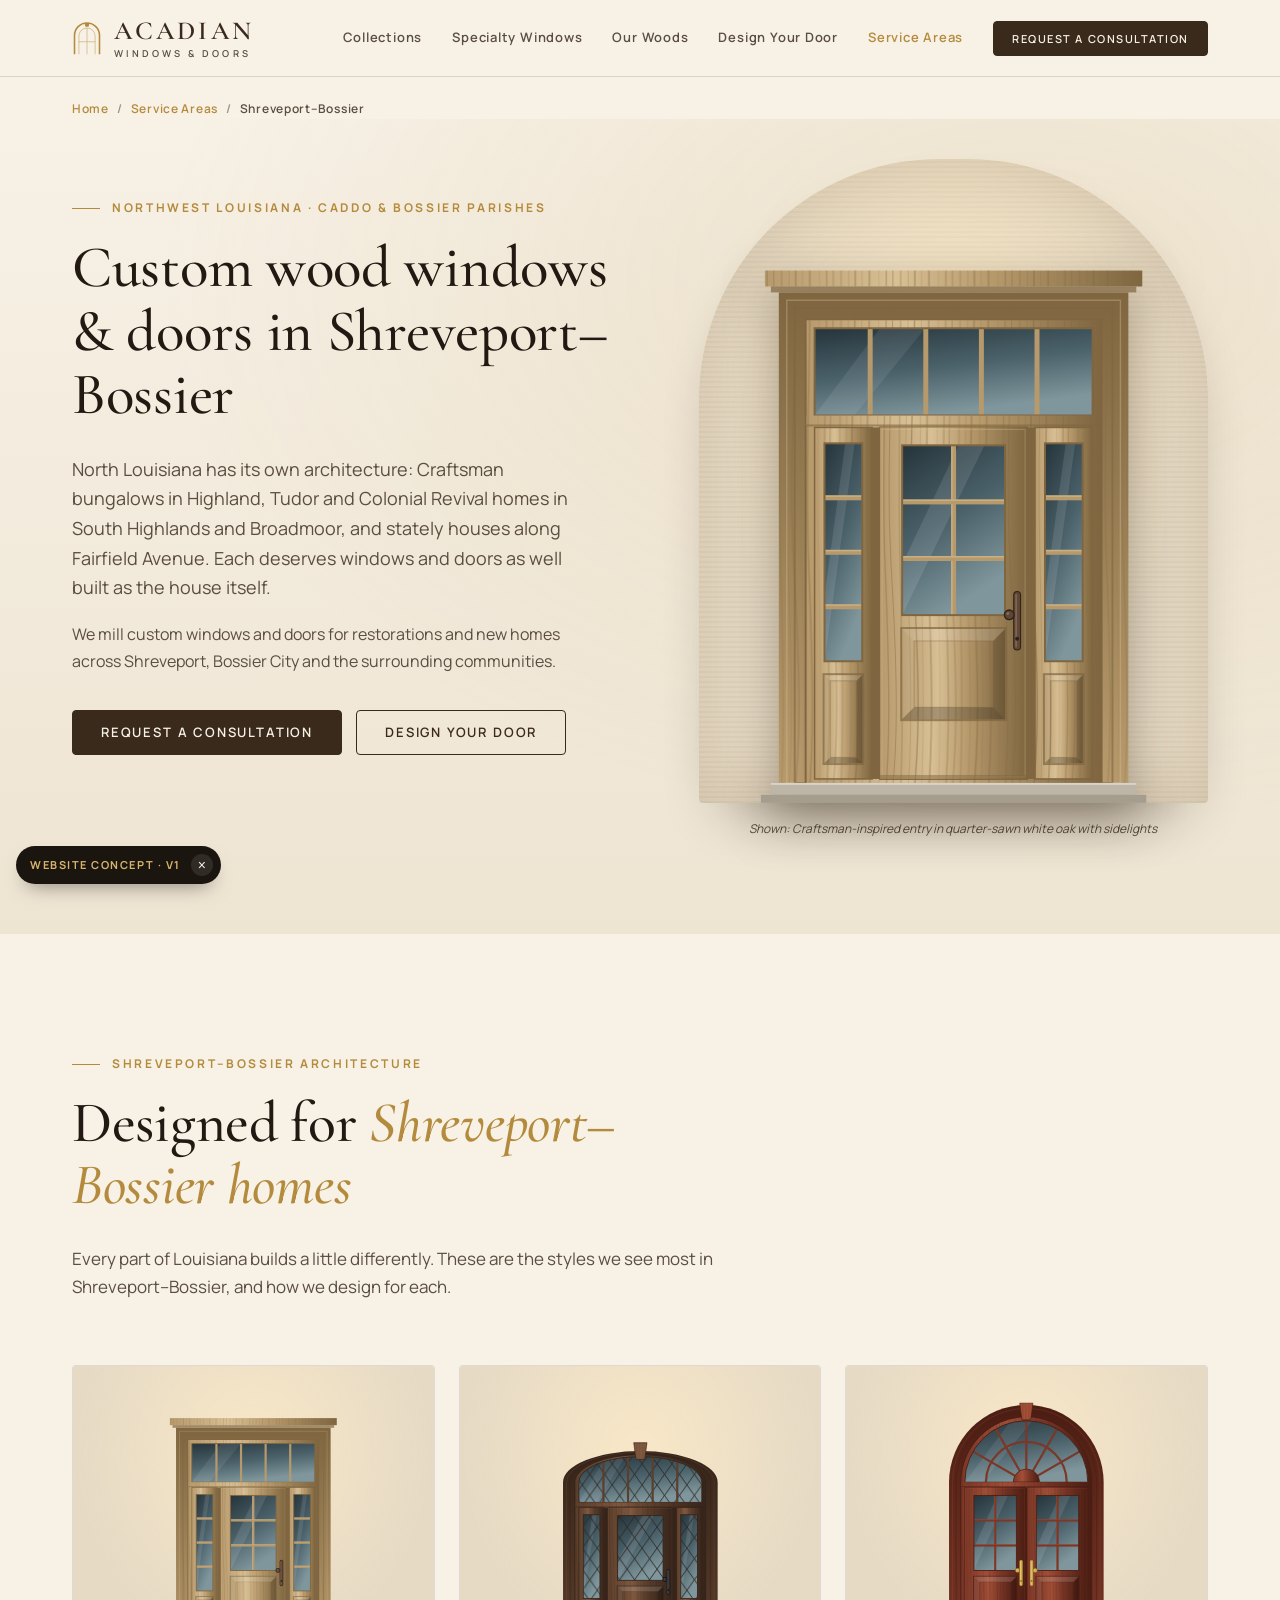
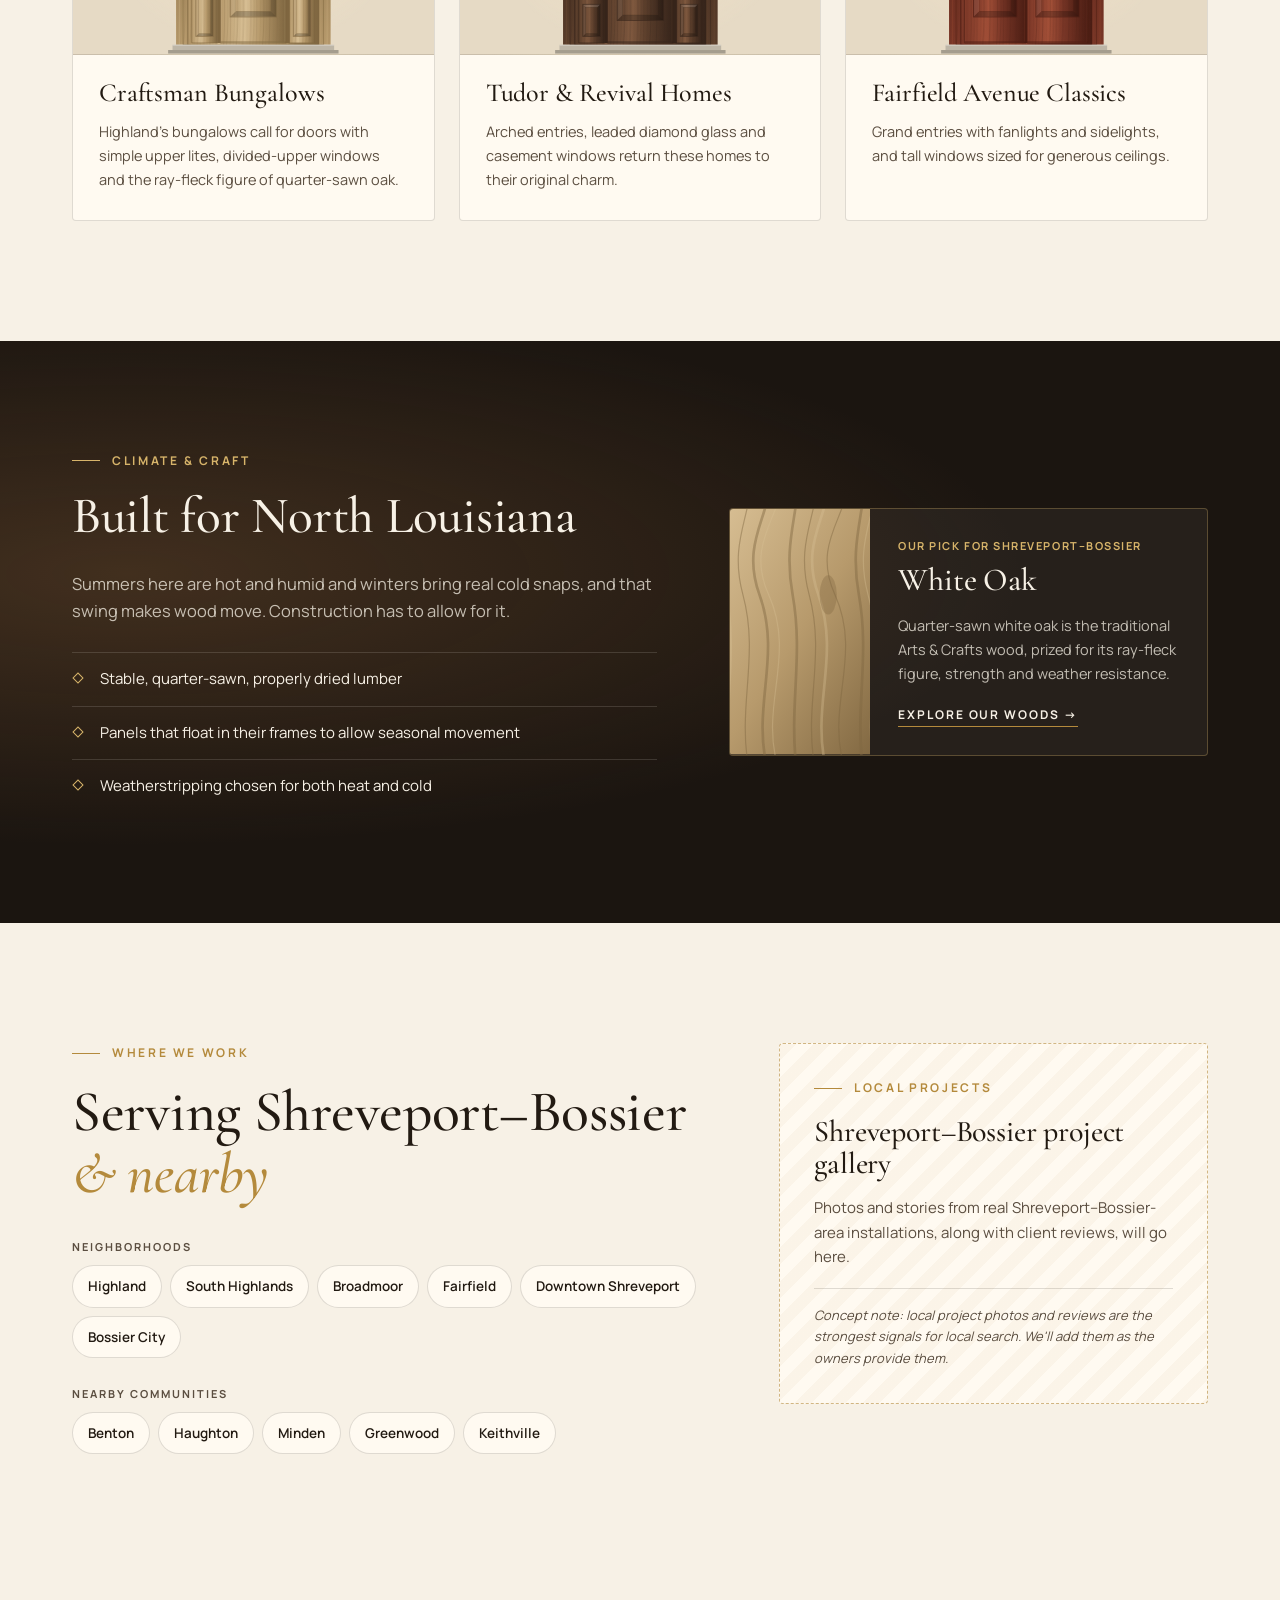
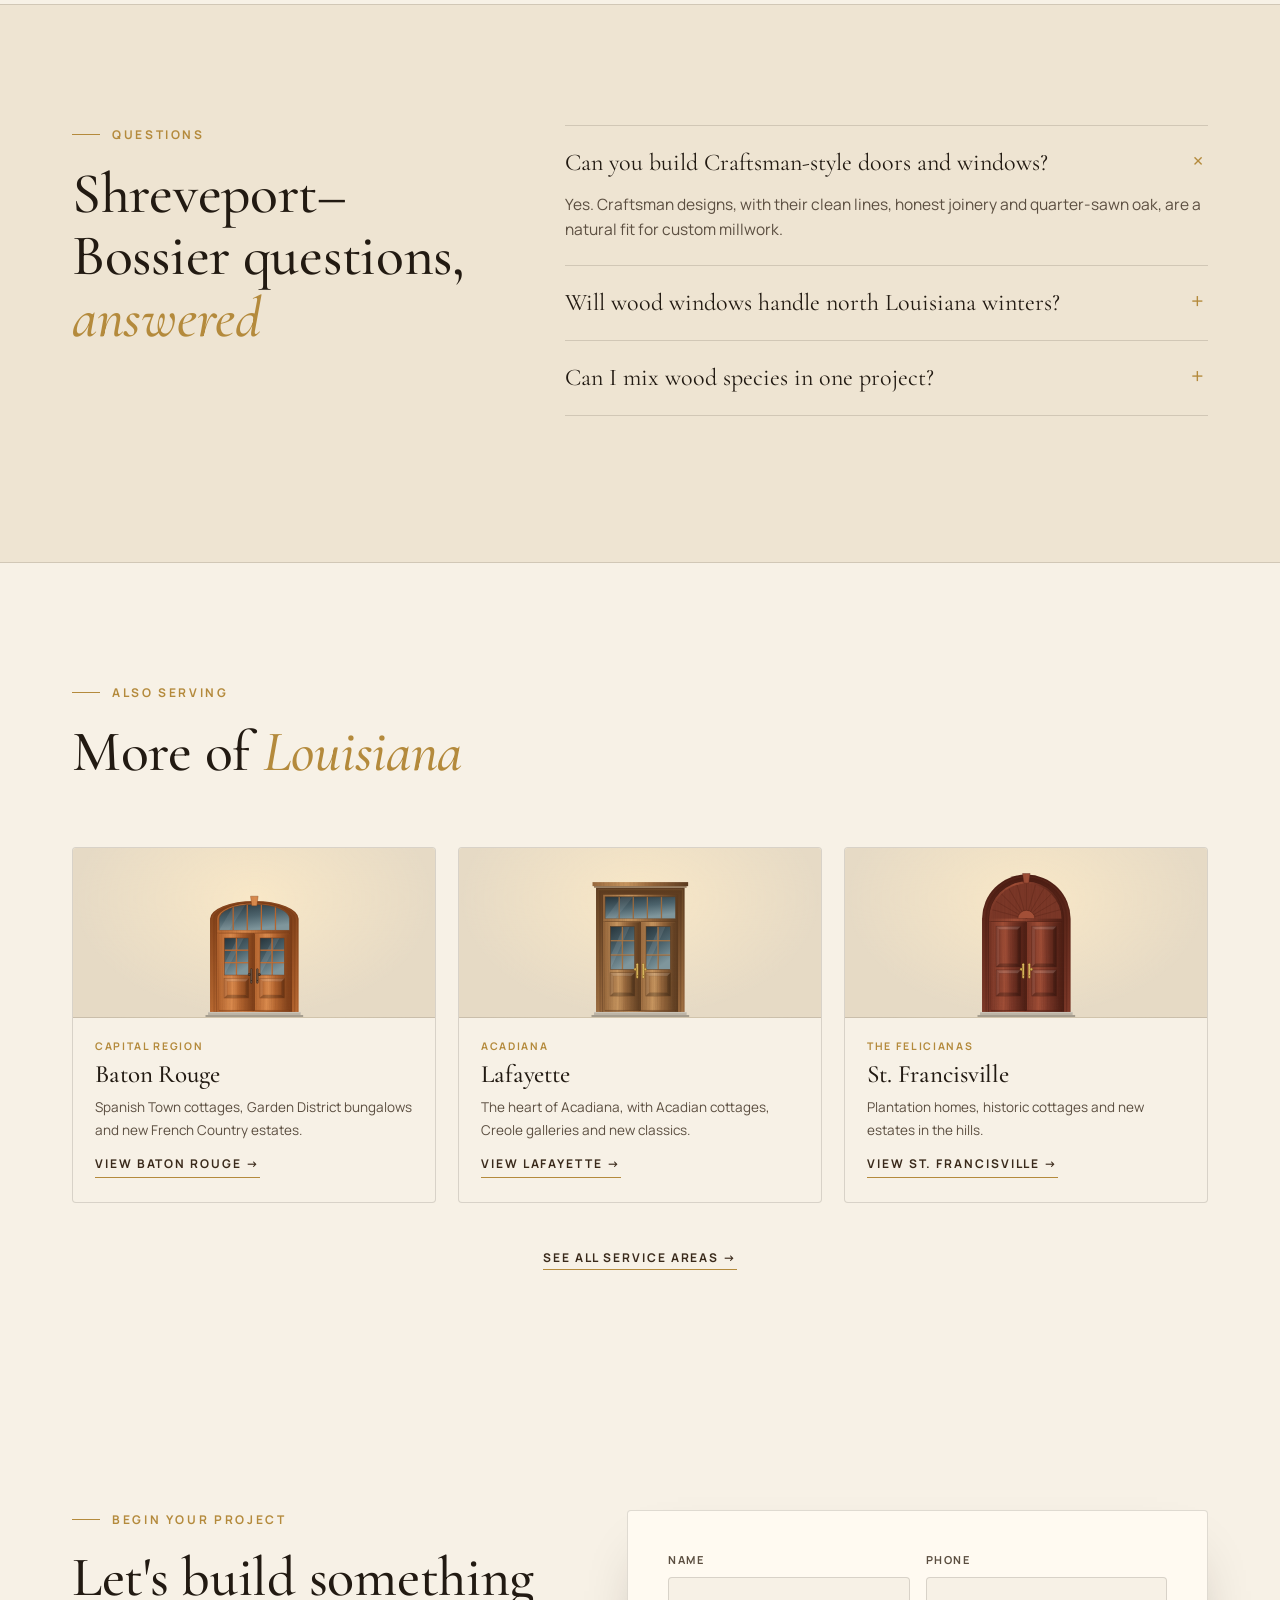
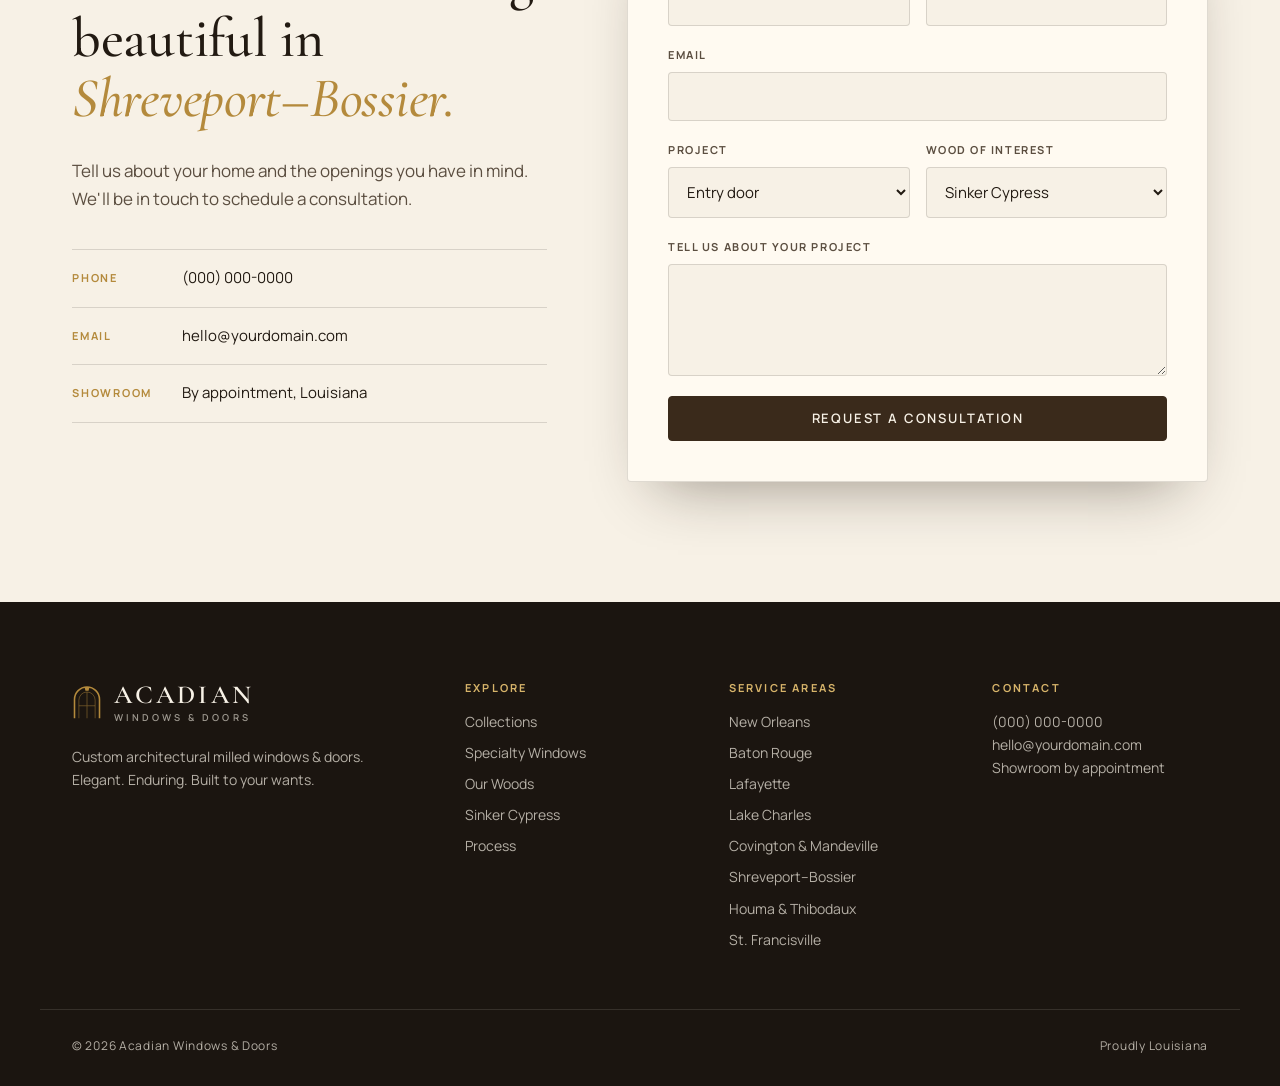
<file: service-areas/shreveport-bossier.html>
<!doctype html>
<html lang="en">
<head>
  <meta charset="utf-8">
  <meta name="viewport" content="width=device-width, initial-scale=1">
  <title>Custom Wood Windows &amp; Doors in Shreveport &amp; Bossier City, LA | Acadian Windows &amp; Doors</title>
  <meta name="description" content="Custom wood windows and doors for Shreveport and Bossier City homes: Highland Craftsman bungalows, South Highlands Tudors and grand Fairfield Avenue entries.">
  <link rel="canonical" href="https://www.example.com/service-areas/shreveport-bossier.html">
  <meta property="og:type" content="website">
  <meta property="og:site_name" content="Acadian Windows &amp; Doors">
  <meta property="og:title" content="Custom Wood Windows &amp; Doors in Shreveport &amp; Bossier City, LA | Acadian Windows &amp; Doors">
  <meta property="og:description" content="Custom wood windows and doors for Shreveport and Bossier City homes: Highland Craftsman bungalows, South Highlands Tudors and grand Fairfield Avenue entries.">
  <meta property="og:url" content="https://www.example.com/service-areas/shreveport-bossier.html">
  <meta name="geo.region" content="US-LA">
  <link rel="preconnect" href="https://fonts.googleapis.com">
  <link rel="preconnect" href="https://fonts.gstatic.com" crossorigin>
  <link href="https://fonts.googleapis.com/css2?family=Cormorant+Garamond:ital,wght@0,400;0,500;0,600;1,400;1,500&family=Manrope:wght@400;500;600;700&display=swap" rel="stylesheet">
  <link rel="stylesheet" href="../styles.css">
  <script type="application/ld+json">
{
  "@context": "https://schema.org",
  "@type": "Service",
  "name": "Custom wood windows and doors in Shreveport–Bossier",
  "serviceType": "Custom architectural millwork: wood windows and doors",
  "description": "Custom wood windows and doors for Shreveport and Bossier City homes: Highland Craftsman bungalows, South Highlands Tudors and grand Fairfield Avenue entries.",
  "provider": {
    "@type": "HomeAndConstructionBusiness",
    "name": "Acadian Windows & Doors",
    "url": "https://www.example.com/index.html"
  },
  "areaServed": [
    {
      "@type": "Place",
      "name": "Shreveport–Bossier, Louisiana"
    },
    {
      "@type": "Place",
      "name": "Highland, Shreveport–Bossier"
    },
    {
      "@type": "Place",
      "name": "South Highlands, Shreveport–Bossier"
    },
    {
      "@type": "Place",
      "name": "Broadmoor, Shreveport–Bossier"
    },
    {
      "@type": "Place",
      "name": "Fairfield, Shreveport–Bossier"
    },
    {
      "@type": "Place",
      "name": "Downtown Shreveport, Shreveport–Bossier"
    },
    {
      "@type": "Place",
      "name": "Bossier City, Shreveport–Bossier"
    },
    {
      "@type": "Place",
      "name": "Benton, Louisiana"
    },
    {
      "@type": "Place",
      "name": "Haughton, Louisiana"
    },
    {
      "@type": "Place",
      "name": "Minden, Louisiana"
    },
    {
      "@type": "Place",
      "name": "Greenwood, Louisiana"
    },
    {
      "@type": "Place",
      "name": "Keithville, Louisiana"
    }
  ]
}
  </script>
  <script type="application/ld+json">
{
  "@context": "https://schema.org",
  "@type": "BreadcrumbList",
  "itemListElement": [
    {
      "@type": "ListItem",
      "position": 1,
      "name": "Home",
      "item": "https://www.example.com/index.html"
    },
    {
      "@type": "ListItem",
      "position": 2,
      "name": "Service Areas",
      "item": "https://www.example.com/service-areas/index.html"
    },
    {
      "@type": "ListItem",
      "position": 3,
      "name": "Shreveport–Bossier",
      "item": "https://www.example.com/service-areas/shreveport-bossier.html"
    }
  ]
}
  </script>
</head>
<body>

  <header class="site-header" id="top">
    <div class="container header-inner">
      <a href="../index.html" class="logo" aria-label="Acadian Windows &amp; Doors home">
        <svg class="logo-mark" viewBox="0 0 48 56" aria-hidden="true">
            <path d="M4 54 V24 A20 20 0 0 1 44 24 V54" fill="none" stroke="currentColor" stroke-width="2.5"/>
            <path d="M11 54 V25 A13 13 0 0 1 37 25 V54" fill="none" stroke="currentColor" stroke-width="1.2" opacity=".6"/>
            <path d="M24 12 V54 M11 34 H37" stroke="currentColor" stroke-width="1.2" opacity=".6"/>
            <path d="M20 4 h8 l-1.5 6 h-5 z" fill="currentColor"/>
          </svg>
        <span class="logo-text">
          <span class="logo-name">Acadian</span>
          <span class="logo-sub">Windows &amp; Doors</span>
        </span>
      </a>
      <button class="nav-toggle" aria-label="Open menu" aria-expanded="false">
        <span></span><span></span><span></span>
      </button>
      <nav class="main-nav" aria-label="Primary">
        <a href="../index.html#collections">Collections</a>
        <a href="../index.html#specialty">Specialty Windows</a>
        <a href="../index.html#woods">Our Woods</a>
        <a href="../index.html#design">Design Your Door</a>
        <a href="index.html" aria-current="page">Service Areas</a>
        <a href="#contact" class="btn btn-small">Request a Consultation</a>
      </nav>
    </div>
  </header>

  <main>
    <nav class="breadcrumb container" aria-label="Breadcrumb">
      <a href="../index.html">Home</a><span>/</span><a href="index.html">Service Areas</a><span>/</span><span aria-current="page">Shreveport–Bossier</span>
    </nav>

    <section class="hero local-hero">
      <div class="container hero-grid">
        <div class="hero-copy">
          <p class="eyebrow">Northwest Louisiana &middot; Caddo &amp; Bossier Parishes</p>
          <h1>Custom wood windows &amp; doors in Shreveport–Bossier</h1>
          <p class="lead">North Louisiana has its own architecture: Craftsman bungalows in Highland, Tudor and Colonial Revival homes in South Highlands and Broadmoor, and stately houses along Fairfield Avenue. Each deserves windows and doors as well built as the house itself.</p>
          <p class="lead lead-2">We mill custom windows and doors for restorations and new homes across Shreveport, Bossier City and the surrounding communities.</p>
          <div class="hero-actions">
            <a href="#contact" class="btn">Request a Consultation</a>
            <a href="../index.html#design" class="btn btn-ghost">Design Your Door</a>
          </div>
        </div>
        <div class="hero-art">
          <div class="hero-wall">
            <div class="hero-door" data-door='{"wood":"white-oak","top":"square","glass":"divided","layout":"single","hardware":"bronze","lite":"upper"}'></div>
          </div>
          <p class="hero-caption">Shown: Craftsman-inspired entry in quarter-sawn white oak with sidelights</p>
        </div>
      </div>
    </section>

    <section class="section local-styles">
      <div class="container">
        <div class="section-head">
          <p class="eyebrow">Shreveport–Bossier Architecture</p>
          <h2>Designed for <em>Shreveport–Bossier homes</em></h2>
          <p>Every part of Louisiana builds a little differently. These are the styles we see most in Shreveport–Bossier, and how we design for each.</p>
        </div>
        <div class="style-grid">
          <article class="style-card">
            <div class="style-art" data-door='{"wood":"white-oak","top":"square","glass":"divided","layout":"single","hardware":"bronze","lite":"upper"}'></div>
            <div class="style-body">
              <h3>Craftsman Bungalows</h3>
              <p>Highland's bungalows call for doors with simple upper lites, divided-upper windows and the ray-fleck figure of quarter-sawn oak.</p>
            </div>
          </article>
          <article class="style-card">
            <div class="style-art" data-door='{"wood":"walnut","top":"segment","glass":"leaded","layout":"single","hardware":"iron","lite":"upper"}'></div>
            <div class="style-body">
              <h3>Tudor &amp; Revival Homes</h3>
              <p>Arched entries, leaded diamond glass and casement windows return these homes to their original charm.</p>
            </div>
          </article>
          <article class="style-card">
            <div class="style-art" data-door='{"wood":"mahogany","top":"arch","glass":"divided","layout":"double","hardware":"brass","lite":"upper"}'></div>
            <div class="style-body">
              <h3>Fairfield Avenue Classics</h3>
              <p>Grand entries with fanlights and sidelights, and tall windows sized for generous ceilings.</p>
            </div>
          </article>
        </div>
      </div>
    </section>

    <section class="local-climate">
      <div class="container climate-grid">
        <div>
          <p class="eyebrow eyebrow-light">Climate &amp; Craft</p>
          <h2>Built for North Louisiana</h2>
          <p>Summers here are hot and humid and winters bring real cold snaps, and that swing makes wood move. Construction has to allow for it.</p>
          <ul class="climate-points">
            <li>Stable, quarter-sawn, properly dried lumber</li>
            <li>Panels that float in their frames to allow seasonal movement</li>
            <li>Weatherstripping chosen for both heat and cold</li>
          </ul>
        </div>
        <aside class="wood-pick">
          <div class="wood-pick-swatch" data-swatch="white-oak"></div>
          <div class="wood-pick-body">
            <p class="wood-origin">Our pick for Shreveport–Bossier</p>
            <h3>White Oak</h3>
            <p>Quarter-sawn white oak is the traditional Arts &amp; Crafts wood, prized for its ray-fleck figure, strength and weather resistance.</p>
            <a href="../index.html#woods" class="link-arrow">Explore our woods</a>
          </div>
        </aside>
      </div>
    </section>

    <section class="section local-areas">
      <div class="container areas-split">
        <div>
          <div class="section-head">
            <p class="eyebrow">Where We Work</p>
            <h2>Serving Shreveport–Bossier <em>&amp; nearby</em></h2>
          </div>
          <h3 class="chip-title">Neighborhoods</h3>
          <ul class="place-chips">
            <li>Highland</li>
            <li>South Highlands</li>
            <li>Broadmoor</li>
            <li>Fairfield</li>
            <li>Downtown Shreveport</li>
            <li>Bossier City</li>
          </ul>
          <h3 class="chip-title">Nearby communities</h3>
          <ul class="place-chips">
            <li>Benton</li>
            <li>Haughton</li>
            <li>Minden</li>
            <li>Greenwood</li>
            <li>Keithville</li>
          </ul>
        </div>
        <div class="spotlight">
          <p class="eyebrow">Local Projects</p>
          <h3>Shreveport–Bossier project gallery</h3>
          <p>Photos and stories from real Shreveport–Bossier-area installations, along with client reviews, will go here.</p>
          <p class="mockup-note">Concept note: local project photos and reviews are the strongest signals for local search. We'll add them as the owners provide them.</p>
        </div>
      </div>
    </section>

    <section class="section faq">
      <div class="container faq-grid">
        <div class="section-head">
          <p class="eyebrow">Questions</p>
          <h2>Shreveport–Bossier questions, <em>answered</em></h2>
        </div>
        <div class="faq-list">
          <details open>
            <summary>Can you build Craftsman-style doors and windows?</summary>
            <p>Yes. Craftsman designs, with their clean lines, honest joinery and quarter-sawn oak, are a natural fit for custom millwork.</p>
          </details>
          <details>
            <summary>Will wood windows handle north Louisiana winters?</summary>
            <p>Yes. Well-built wood windows with good weatherstripping and quality glass perform well in heat and cold. We'll go over glass options during design.</p>
          </details>
          <details>
            <summary>Can I mix wood species in one project?</summary>
            <p>Yes. Some clients choose a showpiece wood for the front entry and a complementary species for the windows. We'll make sure the tones and finishes work together.</p>
          </details>
        </div>
      </div>
    </section>

    <section class="section related-areas">
      <div class="container">
        <div class="section-head">
          <p class="eyebrow">Also Serving</p>
          <h2>More of <em>Louisiana</em></h2>
        </div>
        <div class="area-grid area-grid-3">
          <a class="area-card" href="baton-rouge.html">
            <div class="area-art" data-door='{"wood":"heart-pine","top":"segment","glass":"divided","layout":"double","hardware":"bronze","lite":"upper"}'></div>
            <div class="area-body">
              <p class="area-region">Capital Region</p>
              <h3>Baton Rouge</h3>
              <p>Spanish Town cottages, Garden District bungalows and new French Country estates.</p>
              <span class="link-arrow">View Baton Rouge</span>
            </div>
          </a>
          <a class="area-card" href="lafayette.html">
            <div class="area-art" data-door='{"wood":"sinker-cypress","top":"square","glass":"divided","layout":"double","hardware":"brass","lite":"upper"}'></div>
            <div class="area-body">
              <p class="area-region">Acadiana</p>
              <h3>Lafayette</h3>
              <p>The heart of Acadiana, with Acadian cottages, Creole galleries and new classics.</p>
              <span class="link-arrow">View Lafayette</span>
            </div>
          </a>
          <a class="area-card" href="st-francisville.html">
            <div class="area-art" data-door='{"wood":"mahogany","top":"arch","glass":"solid","layout":"double","hardware":"brass","lite":"upper"}'></div>
            <div class="area-body">
              <p class="area-region">The Felicianas</p>
              <h3>St. Francisville</h3>
              <p>Plantation homes, historic cottages and new estates in the hills.</p>
              <span class="link-arrow">View St. Francisville</span>
            </div>
          </a>
        </div>
        <p class="all-areas"><a href="index.html" class="link-arrow">See all service areas</a></p>
      </div>
    </section>

    <section class="section contact" id="contact">
      <div class="container contact-grid">
        <div class="contact-copy">
          <p class="eyebrow">Begin Your Project</p>
          <h2>Let's build something beautiful in <em>Shreveport–Bossier.</em></h2>
          <p>Tell us about your home and the openings you have in mind. We'll be in touch to schedule a consultation.</p>
          <ul class="contact-list">
            <li><span>Phone</span>(000) 000-0000</li>
            <li><span>Email</span>hello@yourdomain.com</li>
            <li><span>Showroom</span>By appointment, Louisiana</li>
          </ul>
        </div>
        <form class="contact-form" id="contact-form">
          <input type="hidden" name="service_area" value="Shreveport–Bossier">
          <div class="field-row">
            <label>Name<input type="text" name="name" required autocomplete="name"></label>
            <label>Phone<input type="tel" name="phone" autocomplete="tel"></label>
          </div>
          <label>Email<input type="email" name="email" required autocomplete="email"></label>
          <div class="field-row">
            <label>Project
              <select name="project">
                <option>Entry door</option>
                <option>French / gallery doors</option>
                <option>Windows</option>
                <option>Specialty / round windows</option>
                <option>Whole-home package</option>
                <option>Something else</option>
              </select>
            </label>
            <label>Wood of interest
              <select name="wood" id="form-wood"></select>
            </label>
          </div>
          <label>Tell us about your project<textarea name="message" rows="4" id="form-message"></textarea></label>
          <button type="submit" class="btn btn-full">Request a Consultation</button>
          <p class="form-note" id="form-note" hidden>Thank you! This is a design mockup, so nothing was sent, but this is where your request would go.</p>
        </form>
      </div>
    </section>
  </main>

  <footer class="site-footer">
    <div class="container footer-grid">
      <div>
        <a href="../index.html" class="logo logo-light">
          <svg class="logo-mark" viewBox="0 0 48 56" aria-hidden="true">
            <path d="M4 54 V24 A20 20 0 0 1 44 24 V54" fill="none" stroke="currentColor" stroke-width="2.5"/>
            <path d="M11 54 V25 A13 13 0 0 1 37 25 V54" fill="none" stroke="currentColor" stroke-width="1.2" opacity=".6"/>
            <path d="M24 12 V54 M11 34 H37" stroke="currentColor" stroke-width="1.2" opacity=".6"/>
            <path d="M20 4 h8 l-1.5 6 h-5 z" fill="currentColor"/>
          </svg>
          <span class="logo-text">
            <span class="logo-name">Acadian</span>
            <span class="logo-sub">Windows &amp; Doors</span>
          </span>
        </a>
        <p class="footer-tag">Custom architectural milled windows &amp; doors.<br>Elegant. Enduring. Built to your wants.</p>
      </div>
      <div>
        <h4>Explore</h4>
        <a href="../index.html#collections">Collections</a>
        <a href="../index.html#specialty">Specialty Windows</a>
        <a href="../index.html#woods">Our Woods</a>
        <a href="../index.html#sinker-cypress">Sinker Cypress</a>
        <a href="../index.html#process">Process</a>
      </div>
      <div>
        <h4>Service Areas</h4>
        <a href="new-orleans.html">New Orleans</a>
        <a href="baton-rouge.html">Baton Rouge</a>
        <a href="lafayette.html">Lafayette</a>
        <a href="lake-charles.html">Lake Charles</a>
        <a href="northshore.html">Covington &amp; Mandeville</a>
        <a href="shreveport-bossier.html">Shreveport–Bossier</a>
        <a href="houma-thibodaux.html">Houma &amp; Thibodaux</a>
        <a href="st-francisville.html">St. Francisville</a>
      </div>
      <div>
        <h4>Contact</h4>
        <p>(000) 000-0000<br>hello@yourdomain.com<br>Showroom by appointment</p>
      </div>
    </div>
    <div class="container footer-bottom">
      <span>&copy; 2026 Acadian Windows &amp; Doors</span>
      <span>Proudly Louisiana</span>
    </div>
  </footer>

  <div class="concept-badge" id="concept-badge">
    Website concept &middot; v1
    <button aria-label="Hide concept label">&times;</button>
  </div>

  <script src="../script.js"></script>
</body>
</html>
</file>
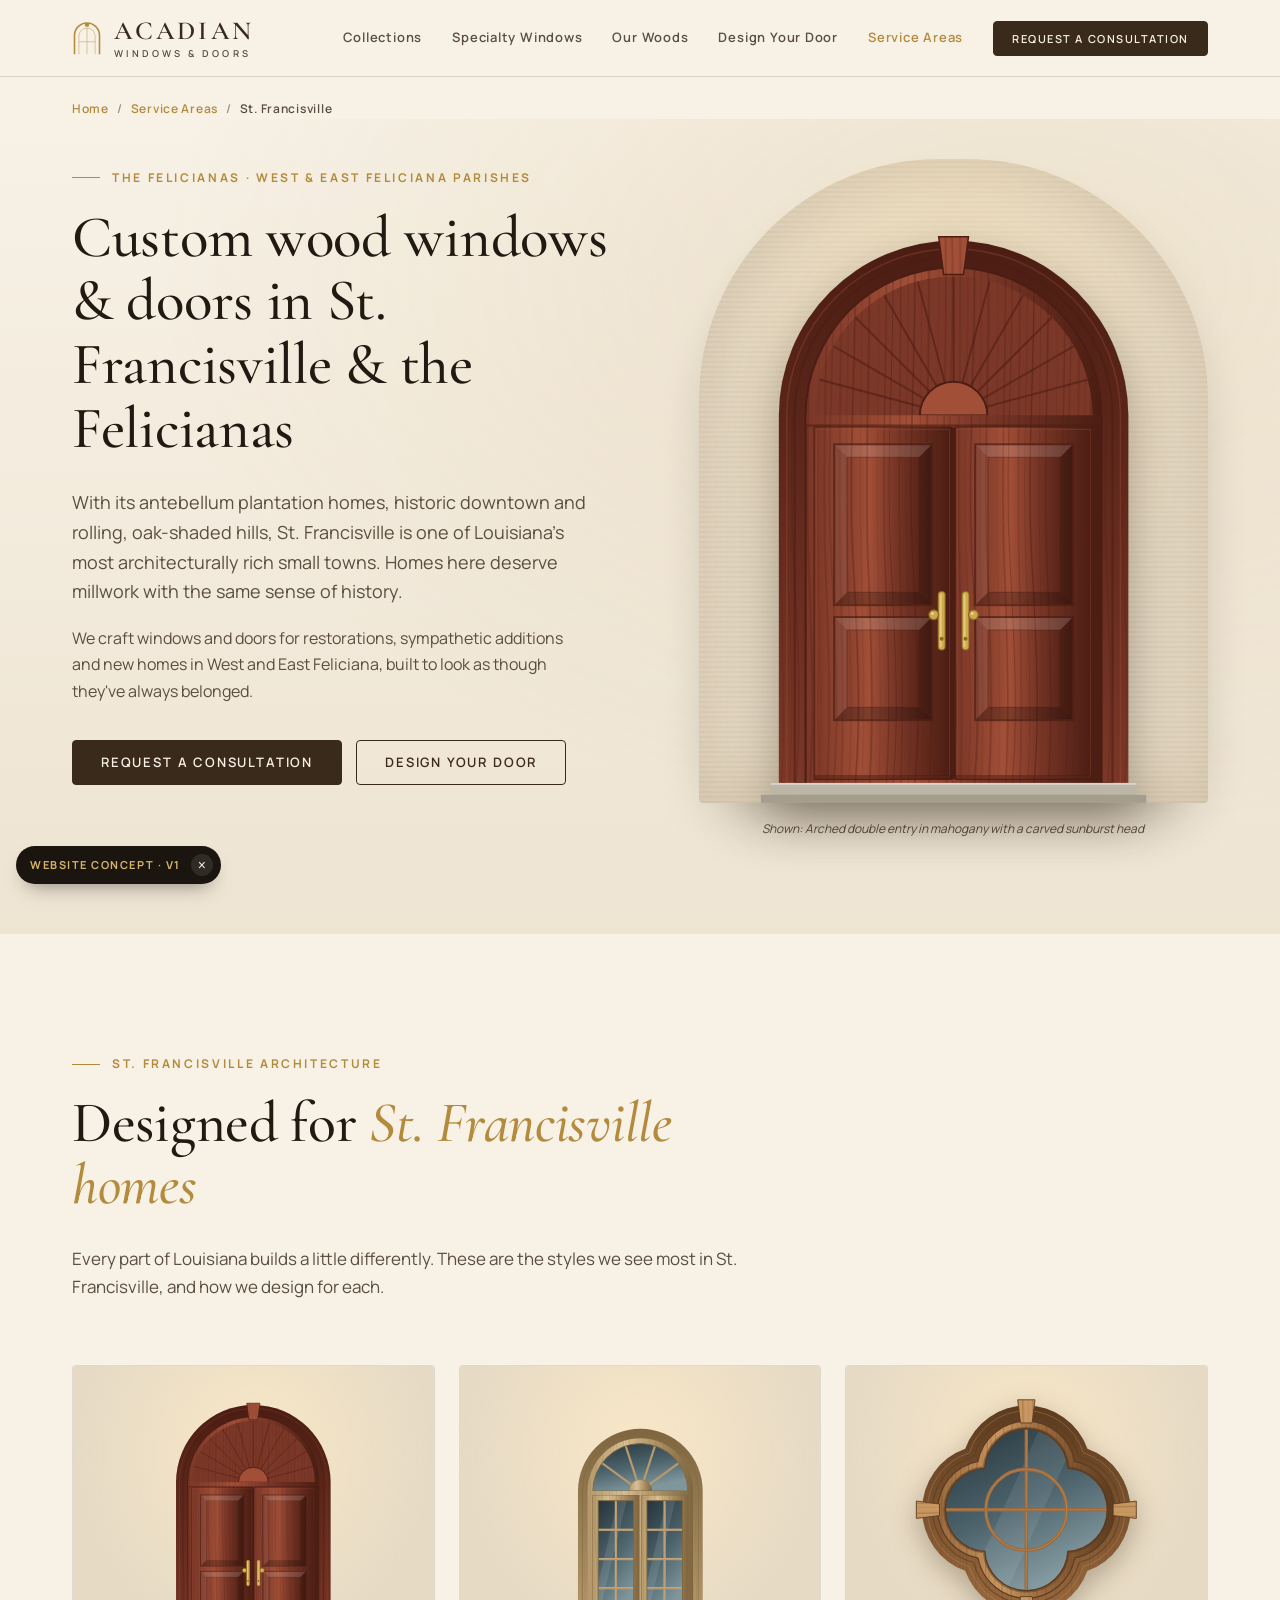
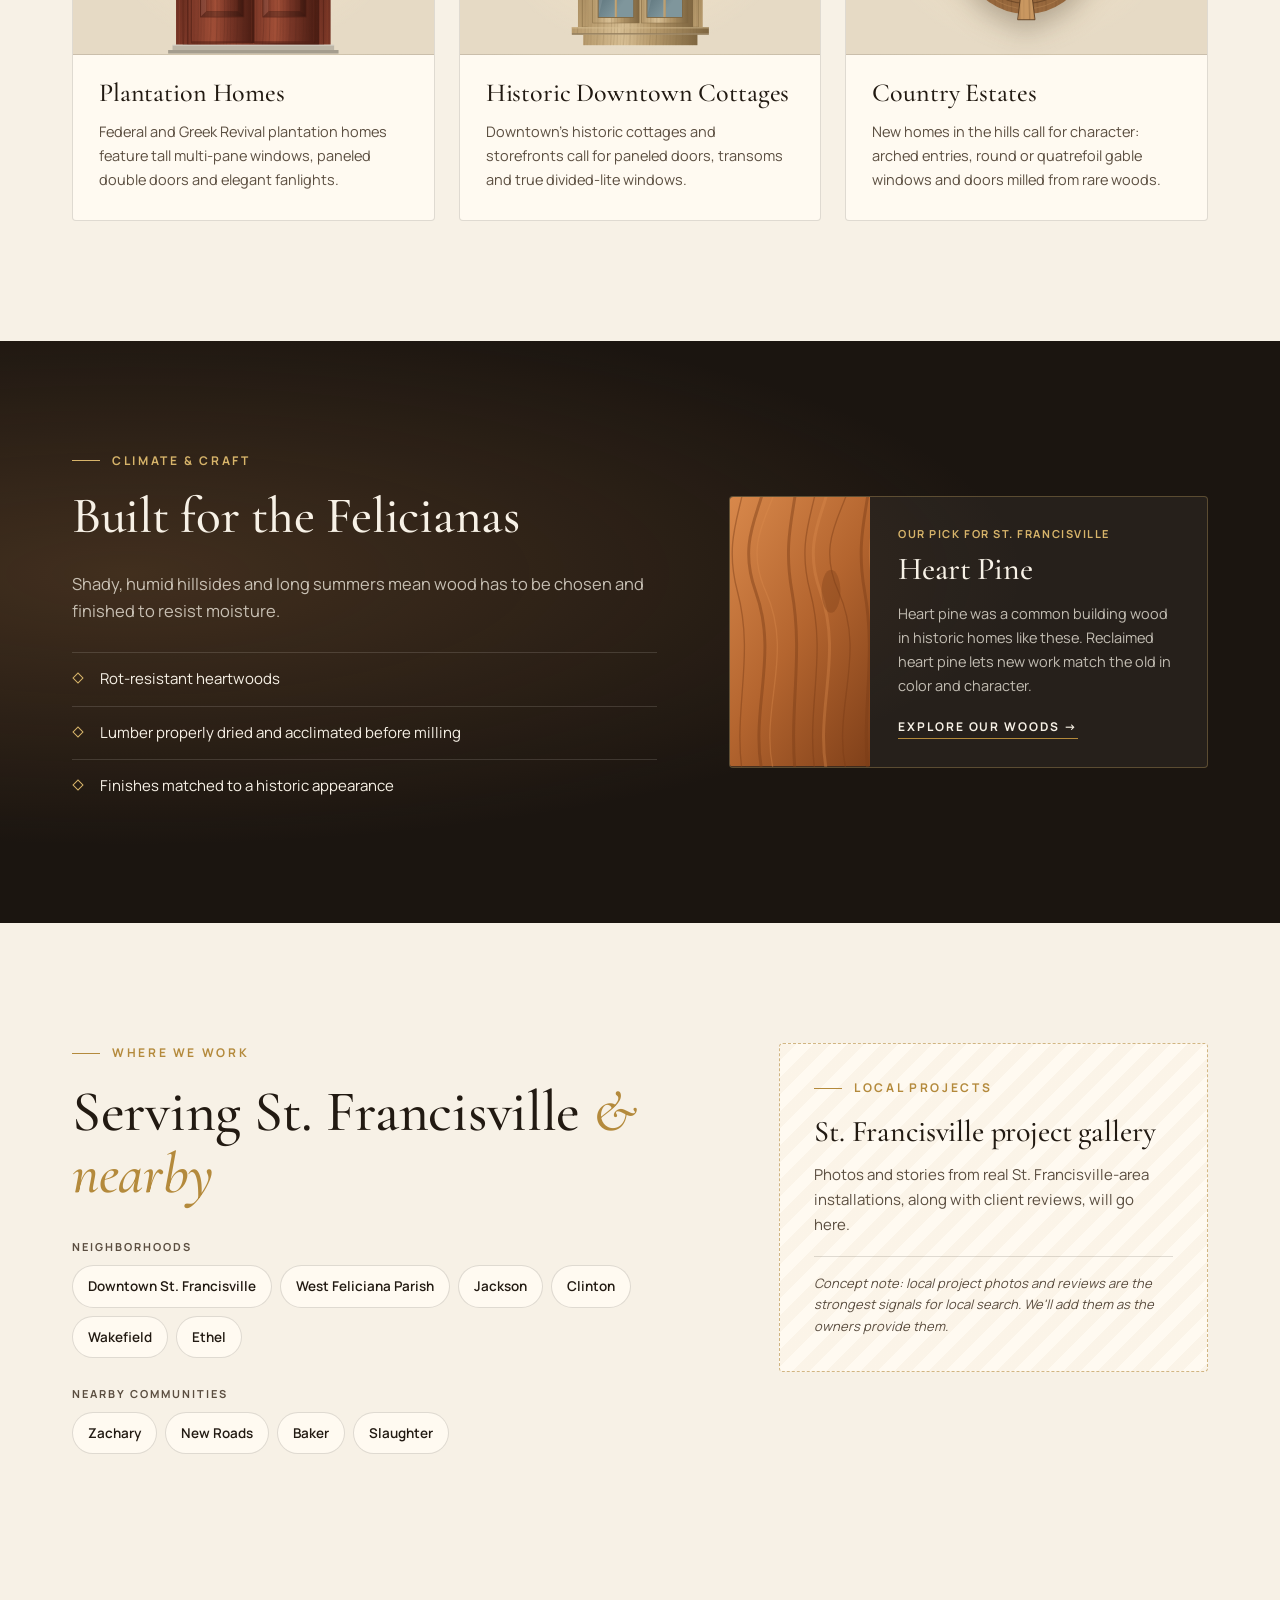
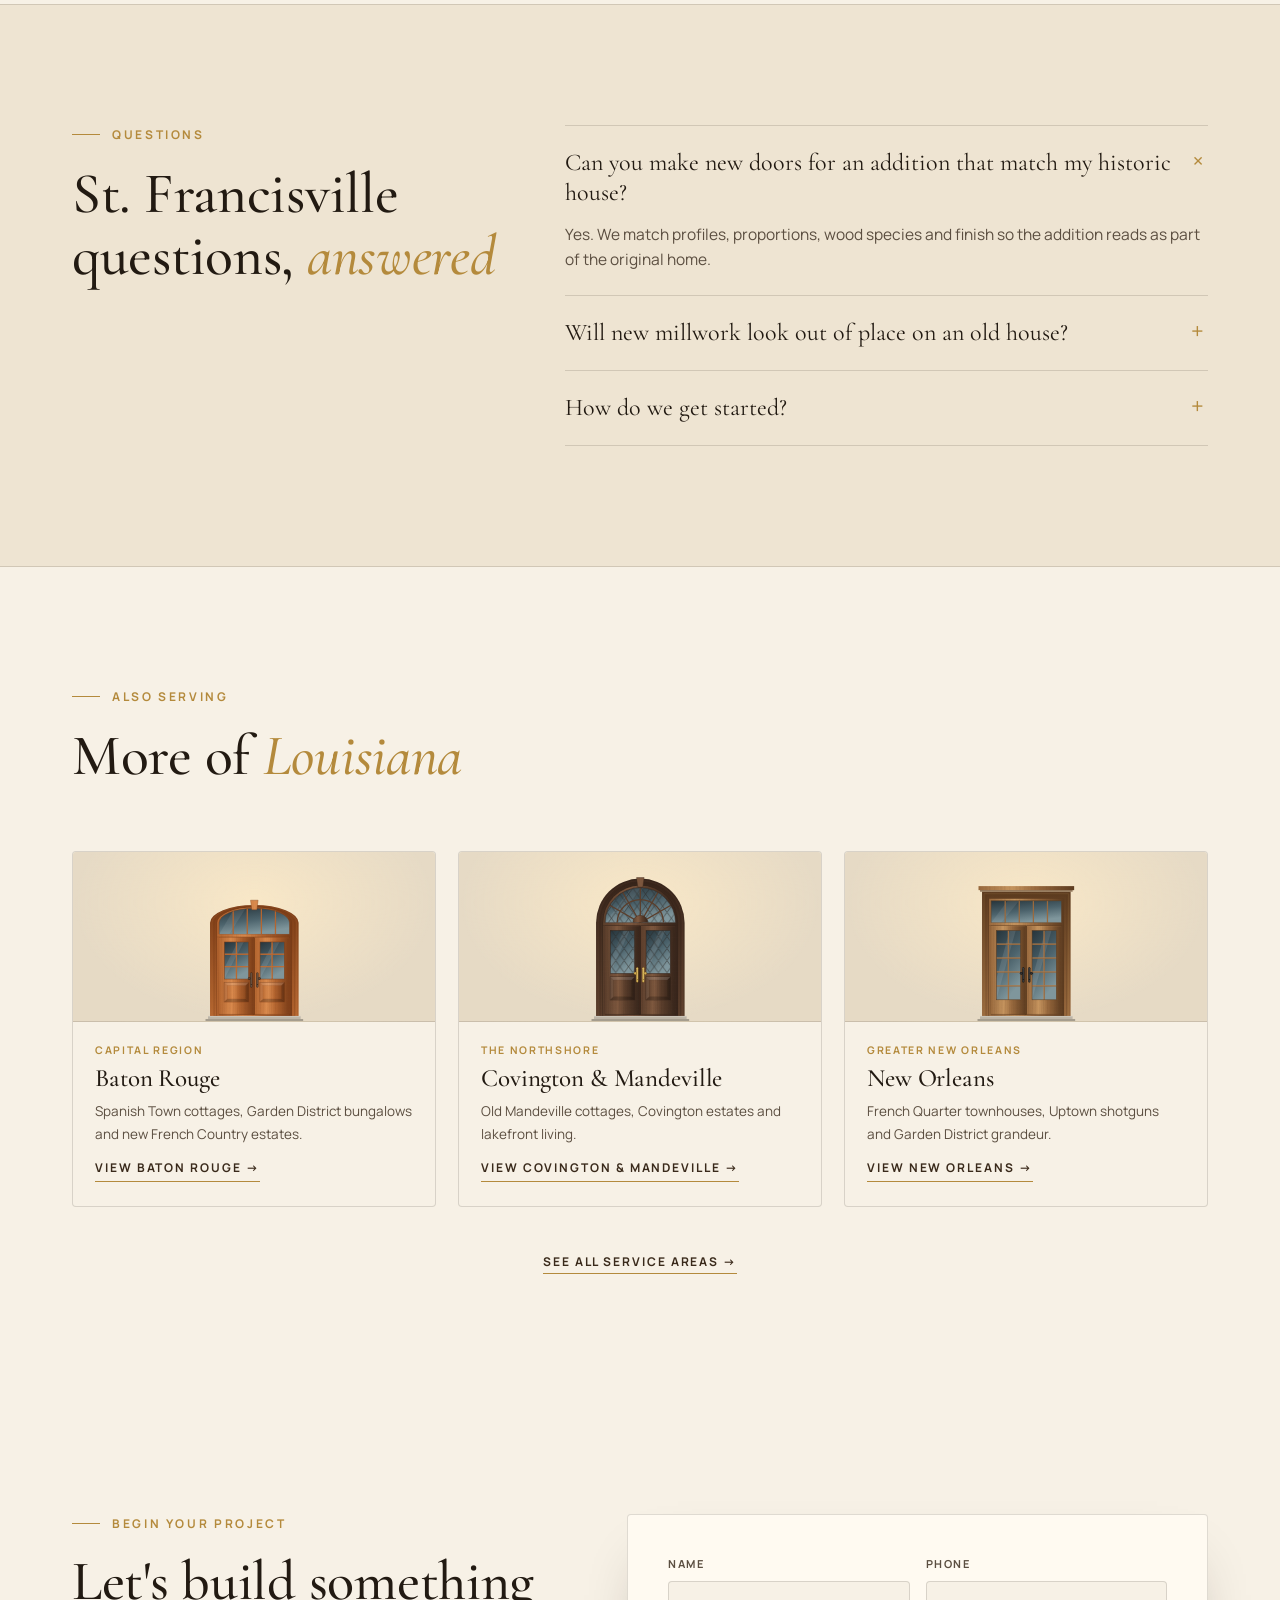
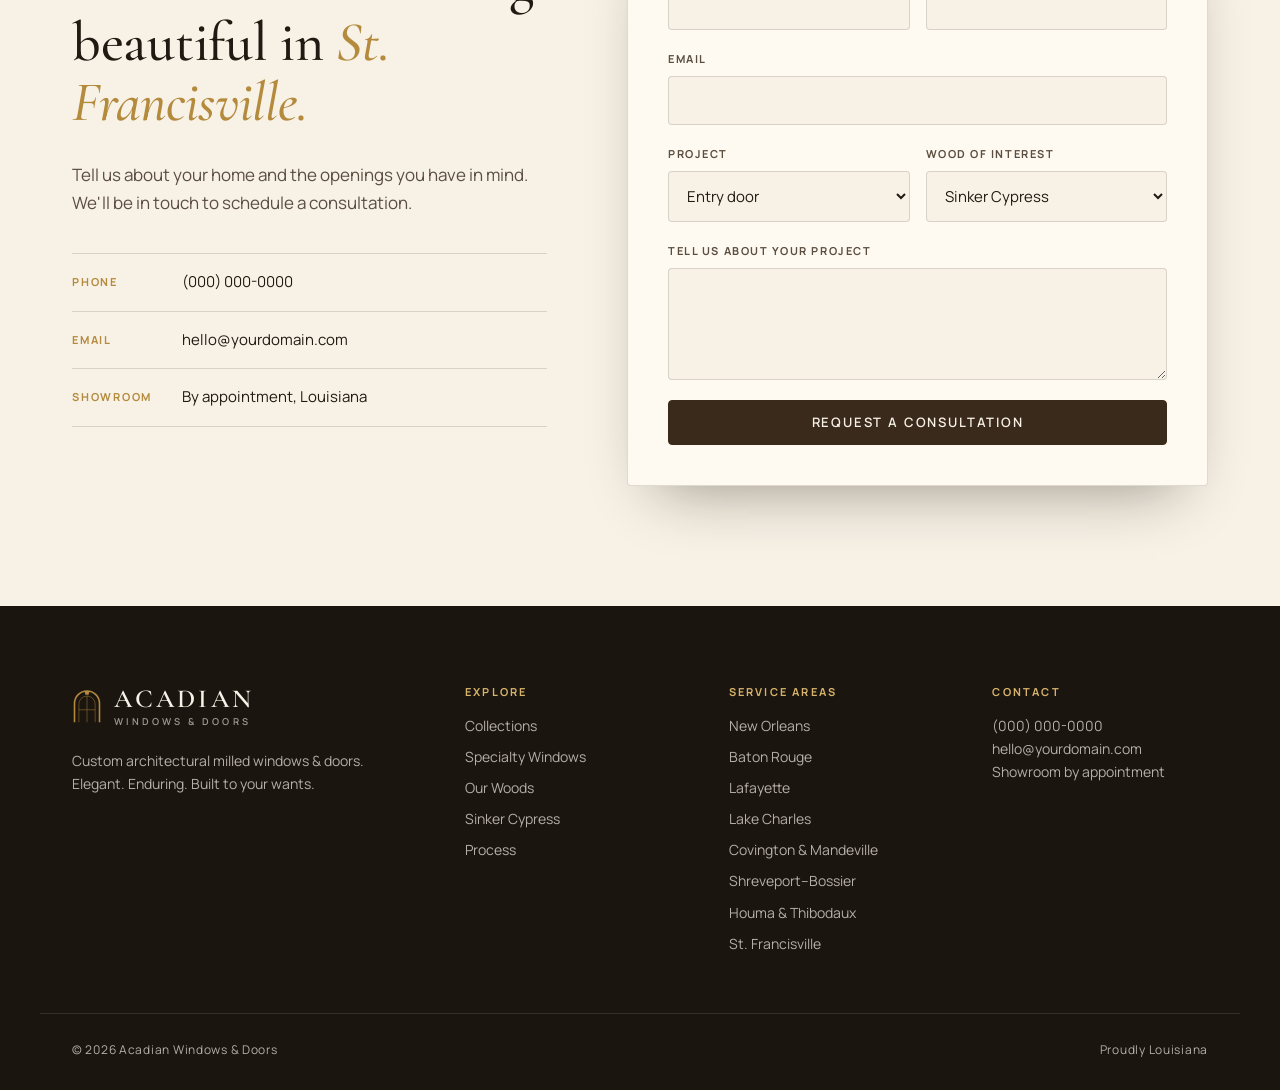
<file: service-areas/st-francisville.html>
<!doctype html>
<html lang="en">
<head>
  <meta charset="utf-8">
  <meta name="viewport" content="width=device-width, initial-scale=1">
  <title>Custom Wood Windows &amp; Doors in St. Francisville &amp; the Felicianas | Acadian Windows &amp; Doors</title>
  <meta name="description" content="Custom wood windows and doors for St. Francisville and the Felicianas, including plantation-home restorations, historic cottages and new country estates.">
  <link rel="canonical" href="https://www.example.com/service-areas/st-francisville.html">
  <meta property="og:type" content="website">
  <meta property="og:site_name" content="Acadian Windows &amp; Doors">
  <meta property="og:title" content="Custom Wood Windows &amp; Doors in St. Francisville &amp; the Felicianas | Acadian Windows &amp; Doors">
  <meta property="og:description" content="Custom wood windows and doors for St. Francisville and the Felicianas, including plantation-home restorations, historic cottages and new country estates.">
  <meta property="og:url" content="https://www.example.com/service-areas/st-francisville.html">
  <meta name="geo.region" content="US-LA">
  <link rel="preconnect" href="https://fonts.googleapis.com">
  <link rel="preconnect" href="https://fonts.gstatic.com" crossorigin>
  <link href="https://fonts.googleapis.com/css2?family=Cormorant+Garamond:ital,wght@0,400;0,500;0,600;1,400;1,500&family=Manrope:wght@400;500;600;700&display=swap" rel="stylesheet">
  <link rel="stylesheet" href="../styles.css">
  <script type="application/ld+json">
{
  "@context": "https://schema.org",
  "@type": "Service",
  "name": "Custom wood windows and doors in St. Francisville",
  "serviceType": "Custom architectural millwork: wood windows and doors",
  "description": "Custom wood windows and doors for St. Francisville and the Felicianas, including plantation-home restorations, historic cottages and new country estates.",
  "provider": {
    "@type": "HomeAndConstructionBusiness",
    "name": "Acadian Windows & Doors",
    "url": "https://www.example.com/index.html"
  },
  "areaServed": [
    {
      "@type": "Place",
      "name": "St. Francisville, Louisiana"
    },
    {
      "@type": "Place",
      "name": "Downtown St. Francisville, St. Francisville"
    },
    {
      "@type": "Place",
      "name": "West Feliciana Parish, St. Francisville"
    },
    {
      "@type": "Place",
      "name": "Jackson, St. Francisville"
    },
    {
      "@type": "Place",
      "name": "Clinton, St. Francisville"
    },
    {
      "@type": "Place",
      "name": "Wakefield, St. Francisville"
    },
    {
      "@type": "Place",
      "name": "Ethel, St. Francisville"
    },
    {
      "@type": "Place",
      "name": "Zachary, Louisiana"
    },
    {
      "@type": "Place",
      "name": "New Roads, Louisiana"
    },
    {
      "@type": "Place",
      "name": "Baker, Louisiana"
    },
    {
      "@type": "Place",
      "name": "Slaughter, Louisiana"
    }
  ]
}
  </script>
  <script type="application/ld+json">
{
  "@context": "https://schema.org",
  "@type": "BreadcrumbList",
  "itemListElement": [
    {
      "@type": "ListItem",
      "position": 1,
      "name": "Home",
      "item": "https://www.example.com/index.html"
    },
    {
      "@type": "ListItem",
      "position": 2,
      "name": "Service Areas",
      "item": "https://www.example.com/service-areas/index.html"
    },
    {
      "@type": "ListItem",
      "position": 3,
      "name": "St. Francisville",
      "item": "https://www.example.com/service-areas/st-francisville.html"
    }
  ]
}
  </script>
</head>
<body>

  <header class="site-header" id="top">
    <div class="container header-inner">
      <a href="../index.html" class="logo" aria-label="Acadian Windows &amp; Doors home">
        <svg class="logo-mark" viewBox="0 0 48 56" aria-hidden="true">
            <path d="M4 54 V24 A20 20 0 0 1 44 24 V54" fill="none" stroke="currentColor" stroke-width="2.5"/>
            <path d="M11 54 V25 A13 13 0 0 1 37 25 V54" fill="none" stroke="currentColor" stroke-width="1.2" opacity=".6"/>
            <path d="M24 12 V54 M11 34 H37" stroke="currentColor" stroke-width="1.2" opacity=".6"/>
            <path d="M20 4 h8 l-1.5 6 h-5 z" fill="currentColor"/>
          </svg>
        <span class="logo-text">
          <span class="logo-name">Acadian</span>
          <span class="logo-sub">Windows &amp; Doors</span>
        </span>
      </a>
      <button class="nav-toggle" aria-label="Open menu" aria-expanded="false">
        <span></span><span></span><span></span>
      </button>
      <nav class="main-nav" aria-label="Primary">
        <a href="../index.html#collections">Collections</a>
        <a href="../index.html#specialty">Specialty Windows</a>
        <a href="../index.html#woods">Our Woods</a>
        <a href="../index.html#design">Design Your Door</a>
        <a href="index.html" aria-current="page">Service Areas</a>
        <a href="#contact" class="btn btn-small">Request a Consultation</a>
      </nav>
    </div>
  </header>

  <main>
    <nav class="breadcrumb container" aria-label="Breadcrumb">
      <a href="../index.html">Home</a><span>/</span><a href="index.html">Service Areas</a><span>/</span><span aria-current="page">St. Francisville</span>
    </nav>

    <section class="hero local-hero">
      <div class="container hero-grid">
        <div class="hero-copy">
          <p class="eyebrow">The Felicianas &middot; West &amp; East Feliciana Parishes</p>
          <h1>Custom wood windows &amp; doors in St. Francisville &amp; the Felicianas</h1>
          <p class="lead">With its antebellum plantation homes, historic downtown and rolling, oak-shaded hills, St. Francisville is one of Louisiana's most architecturally rich small towns. Homes here deserve millwork with the same sense of history.</p>
          <p class="lead lead-2">We craft windows and doors for restorations, sympathetic additions and new homes in West and East Feliciana, built to look as though they've always belonged.</p>
          <div class="hero-actions">
            <a href="#contact" class="btn">Request a Consultation</a>
            <a href="../index.html#design" class="btn btn-ghost">Design Your Door</a>
          </div>
        </div>
        <div class="hero-art">
          <div class="hero-wall">
            <div class="hero-door" data-door='{"wood":"mahogany","top":"arch","glass":"solid","layout":"double","hardware":"brass","lite":"upper"}'></div>
          </div>
          <p class="hero-caption">Shown: Arched double entry in mahogany with a carved sunburst head</p>
        </div>
      </div>
    </section>

    <section class="section local-styles">
      <div class="container">
        <div class="section-head">
          <p class="eyebrow">St. Francisville Architecture</p>
          <h2>Designed for <em>St. Francisville homes</em></h2>
          <p>Every part of Louisiana builds a little differently. These are the styles we see most in St. Francisville, and how we design for each.</p>
        </div>
        <div class="style-grid">
          <article class="style-card">
            <div class="style-art" data-door='{"wood":"mahogany","top":"arch","glass":"solid","layout":"double","hardware":"brass","lite":"upper"}'></div>
            <div class="style-body">
              <h3>Plantation Homes</h3>
              <p>Federal and Greek Revival plantation homes feature tall multi-pane windows, paneled double doors and elegant fanlights.</p>
            </div>
          </article>
          <article class="style-card">
            <div class="style-art" data-window='{"wood":"white-oak","top":"arch"}'></div>
            <div class="style-body">
              <h3>Historic Downtown Cottages</h3>
              <p>Downtown's historic cottages and storefronts call for paneled doors, transoms and true divided-lite windows.</p>
            </div>
          </article>
          <article class="style-card">
            <div class="style-art" data-special='{"shape":"quatrefoil","pattern":"cross","glass":"clear","wood":"sinker-cypress"}'></div>
            <div class="style-body">
              <h3>Country Estates</h3>
              <p>New homes in the hills call for character: arched entries, round or quatrefoil gable windows and doors milled from rare woods.</p>
            </div>
          </article>
        </div>
      </div>
    </section>

    <section class="local-climate">
      <div class="container climate-grid">
        <div>
          <p class="eyebrow eyebrow-light">Climate &amp; Craft</p>
          <h2>Built for the Felicianas</h2>
          <p>Shady, humid hillsides and long summers mean wood has to be chosen and finished to resist moisture.</p>
          <ul class="climate-points">
            <li>Rot-resistant heartwoods</li>
            <li>Lumber properly dried and acclimated before milling</li>
            <li>Finishes matched to a historic appearance</li>
          </ul>
        </div>
        <aside class="wood-pick">
          <div class="wood-pick-swatch" data-swatch="heart-pine"></div>
          <div class="wood-pick-body">
            <p class="wood-origin">Our pick for St. Francisville</p>
            <h3>Heart Pine</h3>
            <p>Heart pine was a common building wood in historic homes like these. Reclaimed heart pine lets new work match the old in color and character.</p>
            <a href="../index.html#woods" class="link-arrow">Explore our woods</a>
          </div>
        </aside>
      </div>
    </section>

    <section class="section local-areas">
      <div class="container areas-split">
        <div>
          <div class="section-head">
            <p class="eyebrow">Where We Work</p>
            <h2>Serving St. Francisville <em>&amp; nearby</em></h2>
          </div>
          <h3 class="chip-title">Neighborhoods</h3>
          <ul class="place-chips">
            <li>Downtown St. Francisville</li>
            <li>West Feliciana Parish</li>
            <li>Jackson</li>
            <li>Clinton</li>
            <li>Wakefield</li>
            <li>Ethel</li>
          </ul>
          <h3 class="chip-title">Nearby communities</h3>
          <ul class="place-chips">
            <li>Zachary</li>
            <li>New Roads</li>
            <li>Baker</li>
            <li>Slaughter</li>
          </ul>
        </div>
        <div class="spotlight">
          <p class="eyebrow">Local Projects</p>
          <h3>St. Francisville project gallery</h3>
          <p>Photos and stories from real St. Francisville-area installations, along with client reviews, will go here.</p>
          <p class="mockup-note">Concept note: local project photos and reviews are the strongest signals for local search. We'll add them as the owners provide them.</p>
        </div>
      </div>
    </section>

    <section class="section faq">
      <div class="container faq-grid">
        <div class="section-head">
          <p class="eyebrow">Questions</p>
          <h2>St. Francisville questions, <em>answered</em></h2>
        </div>
        <div class="faq-list">
          <details open>
            <summary>Can you make new doors for an addition that match my historic house?</summary>
            <p>Yes. We match profiles, proportions, wood species and finish so the addition reads as part of the original home.</p>
          </details>
          <details>
            <summary>Will new millwork look out of place on an old house?</summary>
            <p>Not when it's done right. Matching profiles, proportions and wood lets new windows and doors sit naturally beside original work.</p>
          </details>
          <details>
            <summary>How do we get started?</summary>
            <p>Request a consultation below. We'll talk through your project, visit if needed, and bring wood samples and ideas.</p>
          </details>
        </div>
      </div>
    </section>

    <section class="section related-areas">
      <div class="container">
        <div class="section-head">
          <p class="eyebrow">Also Serving</p>
          <h2>More of <em>Louisiana</em></h2>
        </div>
        <div class="area-grid area-grid-3">
          <a class="area-card" href="baton-rouge.html">
            <div class="area-art" data-door='{"wood":"heart-pine","top":"segment","glass":"divided","layout":"double","hardware":"bronze","lite":"upper"}'></div>
            <div class="area-body">
              <p class="area-region">Capital Region</p>
              <h3>Baton Rouge</h3>
              <p>Spanish Town cottages, Garden District bungalows and new French Country estates.</p>
              <span class="link-arrow">View Baton Rouge</span>
            </div>
          </a>
          <a class="area-card" href="northshore.html">
            <div class="area-art" data-door='{"wood":"walnut","top":"arch","glass":"leaded","layout":"double","hardware":"brass","lite":"upper"}'></div>
            <div class="area-body">
              <p class="area-region">The Northshore</p>
              <h3>Covington &amp; Mandeville</h3>
              <p>Old Mandeville cottages, Covington estates and lakefront living.</p>
              <span class="link-arrow">View Covington &amp; Mandeville</span>
            </div>
          </a>
          <a class="area-card" href="new-orleans.html">
            <div class="area-art" data-door='{"wood":"sinker-cypress","top":"square","glass":"divided","layout":"double","hardware":"iron","lite":"full"}'></div>
            <div class="area-body">
              <p class="area-region">Greater New Orleans</p>
              <h3>New Orleans</h3>
              <p>French Quarter townhouses, Uptown shotguns and Garden District grandeur.</p>
              <span class="link-arrow">View New Orleans</span>
            </div>
          </a>
        </div>
        <p class="all-areas"><a href="index.html" class="link-arrow">See all service areas</a></p>
      </div>
    </section>

    <section class="section contact" id="contact">
      <div class="container contact-grid">
        <div class="contact-copy">
          <p class="eyebrow">Begin Your Project</p>
          <h2>Let's build something beautiful in <em>St. Francisville.</em></h2>
          <p>Tell us about your home and the openings you have in mind. We'll be in touch to schedule a consultation.</p>
          <ul class="contact-list">
            <li><span>Phone</span>(000) 000-0000</li>
            <li><span>Email</span>hello@yourdomain.com</li>
            <li><span>Showroom</span>By appointment, Louisiana</li>
          </ul>
        </div>
        <form class="contact-form" id="contact-form">
          <input type="hidden" name="service_area" value="St. Francisville">
          <div class="field-row">
            <label>Name<input type="text" name="name" required autocomplete="name"></label>
            <label>Phone<input type="tel" name="phone" autocomplete="tel"></label>
          </div>
          <label>Email<input type="email" name="email" required autocomplete="email"></label>
          <div class="field-row">
            <label>Project
              <select name="project">
                <option>Entry door</option>
                <option>French / gallery doors</option>
                <option>Windows</option>
                <option>Specialty / round windows</option>
                <option>Whole-home package</option>
                <option>Something else</option>
              </select>
            </label>
            <label>Wood of interest
              <select name="wood" id="form-wood"></select>
            </label>
          </div>
          <label>Tell us about your project<textarea name="message" rows="4" id="form-message"></textarea></label>
          <button type="submit" class="btn btn-full">Request a Consultation</button>
          <p class="form-note" id="form-note" hidden>Thank you! This is a design mockup, so nothing was sent, but this is where your request would go.</p>
        </form>
      </div>
    </section>
  </main>

  <footer class="site-footer">
    <div class="container footer-grid">
      <div>
        <a href="../index.html" class="logo logo-light">
          <svg class="logo-mark" viewBox="0 0 48 56" aria-hidden="true">
            <path d="M4 54 V24 A20 20 0 0 1 44 24 V54" fill="none" stroke="currentColor" stroke-width="2.5"/>
            <path d="M11 54 V25 A13 13 0 0 1 37 25 V54" fill="none" stroke="currentColor" stroke-width="1.2" opacity=".6"/>
            <path d="M24 12 V54 M11 34 H37" stroke="currentColor" stroke-width="1.2" opacity=".6"/>
            <path d="M20 4 h8 l-1.5 6 h-5 z" fill="currentColor"/>
          </svg>
          <span class="logo-text">
            <span class="logo-name">Acadian</span>
            <span class="logo-sub">Windows &amp; Doors</span>
          </span>
        </a>
        <p class="footer-tag">Custom architectural milled windows &amp; doors.<br>Elegant. Enduring. Built to your wants.</p>
      </div>
      <div>
        <h4>Explore</h4>
        <a href="../index.html#collections">Collections</a>
        <a href="../index.html#specialty">Specialty Windows</a>
        <a href="../index.html#woods">Our Woods</a>
        <a href="../index.html#sinker-cypress">Sinker Cypress</a>
        <a href="../index.html#process">Process</a>
      </div>
      <div>
        <h4>Service Areas</h4>
        <a href="new-orleans.html">New Orleans</a>
        <a href="baton-rouge.html">Baton Rouge</a>
        <a href="lafayette.html">Lafayette</a>
        <a href="lake-charles.html">Lake Charles</a>
        <a href="northshore.html">Covington &amp; Mandeville</a>
        <a href="shreveport-bossier.html">Shreveport–Bossier</a>
        <a href="houma-thibodaux.html">Houma &amp; Thibodaux</a>
        <a href="st-francisville.html">St. Francisville</a>
      </div>
      <div>
        <h4>Contact</h4>
        <p>(000) 000-0000<br>hello@yourdomain.com<br>Showroom by appointment</p>
      </div>
    </div>
    <div class="container footer-bottom">
      <span>&copy; 2026 Acadian Windows &amp; Doors</span>
      <span>Proudly Louisiana</span>
    </div>
  </footer>

  <div class="concept-badge" id="concept-badge">
    Website concept &middot; v1
    <button aria-label="Hide concept label">&times;</button>
  </div>

  <script src="../script.js"></script>
</body>
</html>
</file>
<file: styles.css>
/* =========================================================
   Acadian Windows & Doors: website concept
   ========================================================= */

:root {
  --ink: #221a12;
  --ink-soft: #5b4e40;
  --cream: #f7f1e6;
  --parchment: #eee4d2;
  --plaster: #e6dac5;
  --cypress: #3a2a1b;
  --night: #1b1510;
  --brass: #b48a3c;
  --brass-light: #d7b46a;
  --moss: #4d5b45;
  --line: rgba(34, 26, 18, .14);

  --serif: "Cormorant Garamond", Georgia, "Times New Roman", serif;
  --sans: "Manrope", system-ui, -apple-system, "Segoe UI", sans-serif;

  --radius: 4px;
  --shadow: 0 30px 60px -30px rgba(34, 22, 10, .45);
}

*, *::before, *::after { box-sizing: border-box; }

html { scroll-behavior: smooth; scroll-padding-top: 84px; }

body {
  margin: 0;
  background: var(--cream);
  color: var(--ink);
  font-family: var(--sans);
  font-size: 16px;
  line-height: 1.65;
  -webkit-font-smoothing: antialiased;
  overflow-x: hidden;
}

img, svg { display: block; max-width: 100%; }

a { color: inherit; }

h1, h2, h3, h4 {
  font-family: var(--serif);
  font-weight: 500;
  line-height: 1.08;
  margin: 0 0 .5em;
  letter-spacing: -.005em;
}
h1 em, h2 em { font-style: italic; color: var(--brass); }

p { margin: 0 0 1em; }

.container {
  width: 100%;
  max-width: 1200px;
  margin: 0 auto;
  padding: 0 32px;
}

.eyebrow {
  font-size: 12px;
  font-weight: 700;
  letter-spacing: .22em;
  text-transform: uppercase;
  color: var(--brass);
  margin-bottom: 18px;
  display: flex;
  align-items: center;
  gap: 12px;
}
.eyebrow::before {
  content: "";
  width: 28px;
  height: 1px;
  background: currentColor;
}
.eyebrow-light { color: var(--brass-light); }

/* ---------- Buttons ---------- */
.btn {
  display: inline-flex;
  align-items: center;
  justify-content: center;
  gap: 10px;
  padding: 15px 28px;
  background: var(--cypress);
  color: var(--cream);
  border: 1px solid var(--cypress);
  border-radius: var(--radius);
  font: 600 13px/1 var(--sans);
  letter-spacing: .14em;
  text-transform: uppercase;
  text-decoration: none;
  cursor: pointer;
  transition: background .25s, color .25s, border-color .25s, transform .25s;
}
.btn:hover { background: var(--brass); border-color: var(--brass); transform: translateY(-1px); }
.btn-ghost { background: transparent; color: var(--cypress); }
.btn-ghost:hover { background: var(--cypress); border-color: var(--cypress); color: var(--cream); }
.btn-brass { background: var(--brass); border-color: var(--brass); color: var(--night); }
.btn-brass:hover { background: var(--brass-light); border-color: var(--brass-light); }
.btn-small { padding: 11px 18px; font-size: 11px; }
.btn-full { width: 100%; }

.link-arrow {
  font-size: 12px;
  font-weight: 700;
  letter-spacing: .16em;
  text-transform: uppercase;
  text-decoration: none;
  color: var(--cypress);
  border-bottom: 1px solid var(--brass);
  padding-bottom: 3px;
}
.link-arrow::after { content: " \2192"; transition: margin .2s; }
.link-arrow:hover::after { margin-left: 4px; }

/* ---------- Header ---------- */
.site-header {
  position: sticky;
  top: 0;
  z-index: 50;
  background: rgba(247, 241, 230, .92);
  backdrop-filter: blur(10px);
  -webkit-backdrop-filter: blur(10px);
  border-bottom: 1px solid var(--line);
}
.header-inner {
  display: flex;
  align-items: center;
  justify-content: space-between;
  height: 76px;
}

.logo {
  display: flex;
  align-items: center;
  gap: 12px;
  text-decoration: none;
  color: var(--cypress);
}
.logo-mark { width: 30px; height: 36px; color: var(--brass); }
.logo-text { display: flex; flex-direction: column; line-height: 1; }
.logo-name {
  font-family: var(--serif);
  font-size: 26px;
  font-weight: 600;
  letter-spacing: .12em;
  text-transform: uppercase;
}
.logo-sub {
  font-size: 9.5px;
  font-weight: 600;
  letter-spacing: .32em;
  text-transform: uppercase;
  color: var(--ink-soft);
  margin-top: 5px;
}
.logo-light { color: var(--cream); }
.logo-light .logo-sub { color: rgba(247, 241, 230, .6); }

.main-nav { display: flex; align-items: center; gap: 30px; }
.main-nav a:not(.btn) {
  text-decoration: none;
  font-size: 13px;
  font-weight: 600;
  letter-spacing: .06em;
  color: var(--ink-soft);
  transition: color .2s;
}
.main-nav a:not(.btn):hover { color: var(--brass); }

.nav-toggle {
  display: none;
  background: none;
  border: 0;
  padding: 8px;
  cursor: pointer;
}
.nav-toggle span {
  display: block;
  width: 24px;
  height: 2px;
  background: var(--cypress);
  margin: 5px 0;
  transition: transform .25s, opacity .25s;
}

/* ---------- Hero ---------- */
.hero {
  position: relative;
  padding: 72px 0 96px;
  background:
    radial-gradient(ellipse at 80% 20%, rgba(180, 138, 60, .14), transparent 60%),
    linear-gradient(180deg, var(--cream), var(--parchment));
  overflow: hidden;
}
.hero-grid {
  display: grid;
  grid-template-columns: 1.05fr .95fr;
  gap: 64px;
  align-items: center;
}
.hero h1 {
  font-size: clamp(42px, 5.4vw, 74px);
  margin-bottom: 28px;
}
.hero .lead {
  font-size: 18px;
  color: var(--ink-soft);
  max-width: 520px;
  margin-bottom: 36px;
}
.hero-actions { display: flex; flex-wrap: wrap; gap: 14px; margin-bottom: 44px; }
.hero-points {
  display: flex;
  flex-wrap: wrap;
  gap: 10px 28px;
  list-style: none;
  padding: 0;
  margin: 0;
  font-size: 13px;
  font-weight: 600;
  color: var(--ink-soft);
}
.hero-points li { display: flex; align-items: center; gap: 10px; }
.hero-points li::before {
  content: "";
  width: 7px;
  height: 7px;
  border: 1px solid var(--brass);
  transform: rotate(45deg);
}

.hero-art { position: relative; }
.hero-wall {
  position: relative;
  padding: 48px 56px 0;
  border-radius: 240px 240px var(--radius) var(--radius);
  background:
    radial-gradient(ellipse at 50% 35%, rgba(255, 233, 190, .55), transparent 65%),
    repeating-linear-gradient(0deg, rgba(120, 95, 60, .05) 0 2px, transparent 2px 5px),
    var(--plaster);
  box-shadow: var(--shadow), inset 0 0 80px rgba(110, 80, 40, .18);
}
.hero-door svg { width: 100%; height: auto; filter: drop-shadow(0 18px 24px rgba(40, 25, 10, .35)); }
.hero-lantern {
  position: absolute;
  top: 46%;
  width: 18px;
  height: 34px;
  border-radius: 4px 4px 9px 9px;
  background: linear-gradient(180deg, #2a221a, #15110c);
  box-shadow: 0 0 40px 18px rgba(255, 196, 110, .35);
}
.hero-lantern::after {
  content: "";
  position: absolute;
  inset: 6px 4px 8px;
  border-radius: 2px;
  background: #ffd38a;
}
.hero-lantern-l { left: 16px; }
.hero-lantern-r { right: 16px; }
.hero-caption {
  margin: 16px 0 0;
  font-size: 12px;
  color: var(--ink-soft);
  text-align: center;
  font-style: italic;
}

/* ---------- Values ---------- */
.values { background: var(--cypress); color: var(--cream); }
.values-grid {
  display: grid;
  grid-template-columns: repeat(4, 1fr);
}
.value {
  padding: 44px 28px;
  border-left: 1px solid rgba(247, 241, 230, .12);
}
.value:last-child { border-right: 1px solid rgba(247, 241, 230, .12); }
.value-num {
  display: block;
  font-family: var(--serif);
  font-style: italic;
  font-size: 20px;
  color: var(--brass-light);
  margin-bottom: 10px;
}
.value h3 { font-size: 26px; margin-bottom: 10px; }
.value p { font-size: 14px; color: rgba(247, 241, 230, .7); margin: 0; }

/* ---------- Sections ---------- */
.section { padding: 120px 0; }
.section-head { max-width: 680px; margin-bottom: 64px; }
.section-head h2 { font-size: clamp(36px, 4.5vw, 58px); }
.section-head p:not(.eyebrow) { color: var(--ink-soft); font-size: 17px; }

/* ---------- Collections ---------- */
.collection-grid {
  display: grid;
  grid-template-columns: repeat(4, 1fr);
  gap: 24px;
}
.collection-card {
  background: #fffaf1;
  border: 1px solid var(--line);
  border-radius: var(--radius);
  overflow: hidden;
  transition: transform .35s, box-shadow .35s;
}
.collection-card:hover { transform: translateY(-6px); box-shadow: var(--shadow); }
.collection-art {
  aspect-ratio: 4 / 5;
  padding: 26px 34px 0;
  display: flex;
  align-items: flex-end;
  justify-content: center;
  background:
    radial-gradient(ellipse at 50% 30%, rgba(255, 236, 200, .7), transparent 70%),
    var(--plaster);
  border-bottom: 1px solid var(--line);
}
.collection-art svg { width: 100%; height: 100%; }
.collection-body { padding: 26px 24px 30px; }
.collection-body h3 { font-size: 25px; }
.collection-body p { font-size: 14px; color: var(--ink-soft); margin-bottom: 20px; }

/* ---------- Feature: Sinker Cypress ---------- */
.feature {
  position: relative;
  padding: 130px 0;
  background: var(--night);
  color: var(--cream);
  overflow: hidden;
}
.feature-grain {
  position: absolute;
  inset: 0;
  opacity: .5;
  background:
    radial-gradient(ellipse at 15% 50%, rgba(155, 107, 63, .35), transparent 55%),
    repeating-radial-gradient(ellipse at -10% 120%, transparent 0 14px, rgba(155, 107, 63, .09) 14px 15px);
}
.feature-grid {
  position: relative;
  display: grid;
  grid-template-columns: .85fr 1.15fr;
  gap: 80px;
  align-items: center;
}
.feature-art {
  padding: 40px 50px 0;
  border: 1px solid rgba(215, 180, 106, .25);
  border-radius: 200px 200px var(--radius) var(--radius);
  background: radial-gradient(ellipse at 50% 30%, rgba(215, 180, 106, .15), transparent 70%);
}
.feature-door svg { width: 100%; height: auto; filter: drop-shadow(0 20px 30px rgba(0, 0, 0, .5)); }
.feature h2 { font-size: clamp(40px, 5vw, 64px); color: var(--cream); }
.feature h2 em { color: var(--brass-light); }
.feature-copy > p:not(.eyebrow) { color: rgba(247, 241, 230, .75); font-size: 16.5px; }
.feature-copy strong { color: var(--cream); font-weight: 600; }
.feature-quote {
  font-family: var(--serif);
  font-style: italic;
  font-size: 28px !important;
  color: var(--brass-light) !important;
  margin: 30px 0 !important;
}
.feature-stats {
  display: grid;
  grid-template-columns: repeat(3, 1fr);
  border-top: 1px solid rgba(247, 241, 230, .15);
  border-bottom: 1px solid rgba(247, 241, 230, .15);
  margin-bottom: 38px;
}
.feature-stats div {
  padding: 20px 16px 20px 0;
  font-size: 13px;
  color: rgba(247, 241, 230, .6);
}
.feature-stats span {
  display: block;
  font-family: var(--serif);
  font-size: 24px;
  color: var(--cream);
  margin-bottom: 2px;
}

/* ---------- Woods ---------- */
.wood-grid {
  display: grid;
  grid-template-columns: repeat(3, 1fr);
  gap: 24px;
}
.wood-card {
  display: grid;
  grid-template-columns: 130px 1fr;
  text-align: left;
  font: inherit;
  color: inherit;
  background: #fffaf1;
  border: 1px solid var(--line);
  border-radius: var(--radius);
  overflow: hidden;
  cursor: pointer;
  padding: 0;
  transition: border-color .25s, box-shadow .25s, transform .25s;
}
.wood-card:hover { transform: translateY(-3px); box-shadow: 0 18px 30px -20px rgba(34, 22, 10, .4); }
.wood-card.is-active { border-color: var(--brass); box-shadow: 0 0 0 1px var(--brass); }
.wood-swatch { min-height: 170px; }
.wood-swatch svg { width: 100%; height: 100%; }
.wood-info { padding: 22px 22px 20px; }
.wood-info h3 { font-size: 24px; margin-bottom: 4px; }
.wood-origin {
  font-size: 11px;
  font-weight: 700;
  letter-spacing: .14em;
  text-transform: uppercase;
  color: var(--brass);
  margin-bottom: 10px;
}
.wood-info p:not(.wood-origin) { font-size: 13.5px; color: var(--ink-soft); margin: 0; }
.wood-tag {
  display: inline-block;
  margin-top: 12px;
  font-size: 10px;
  font-weight: 700;
  letter-spacing: .14em;
  text-transform: uppercase;
  background: var(--cypress);
  color: var(--brass-light);
  padding: 5px 9px;
  border-radius: 2px;
}

/* ---------- Configurator ---------- */
.design { background: var(--parchment); border-top: 1px solid var(--line); border-bottom: 1px solid var(--line); }
.design-grid {
  display: grid;
  grid-template-columns: 1fr 1fr;
  gap: 72px;
  align-items: start;
}
.design-preview { position: sticky; top: 110px; }
.design-stage {
  padding: 44px 60px 0;
  border-radius: 220px 220px var(--radius) var(--radius);
  background:
    radial-gradient(ellipse at 50% 30%, rgba(255, 236, 200, .8), transparent 70%),
    repeating-linear-gradient(0deg, rgba(120, 95, 60, .05) 0 2px, transparent 2px 5px),
    var(--plaster);
  box-shadow: var(--shadow), inset 0 0 70px rgba(110, 80, 40, .15);
}
#config-door svg { width: 100%; height: auto; filter: drop-shadow(0 16px 22px rgba(40, 25, 10, .35)); }
.design-summary {
  margin-top: 18px;
  text-align: center;
  font-family: var(--serif);
  font-style: italic;
  font-size: 19px;
  color: var(--ink-soft);
}
.design-controls h2 { font-size: clamp(36px, 4.5vw, 56px); }
.design-intro { color: var(--ink-soft); margin-bottom: 34px; }

.control { border: 0; padding: 0; margin: 0 0 26px; }
.control legend {
  font-size: 11px;
  font-weight: 700;
  letter-spacing: .18em;
  text-transform: uppercase;
  color: var(--ink-soft);
  margin-bottom: 12px;
  padding: 0;
}
.chips { display: flex; flex-wrap: wrap; gap: 8px; }
.chips button {
  display: inline-flex;
  align-items: center;
  gap: 8px;
  font: 600 13px/1 var(--sans);
  color: var(--ink);
  background: #fffaf1;
  border: 1px solid var(--line);
  border-radius: 999px;
  padding: 11px 16px;
  cursor: pointer;
  transition: border-color .2s, background .2s, color .2s;
}
.chips button:hover { border-color: var(--brass); }
.chips button.is-active { background: var(--cypress); border-color: var(--cypress); color: var(--cream); }
.chips button i {
  width: 14px;
  height: 14px;
  border-radius: 50%;
  background: var(--sw);
  box-shadow: inset 0 0 0 1px rgba(0, 0, 0, .2);
}
#design-cta { margin-top: 10px; }

/* ---------- Process ---------- */
.process-grid {
  list-style: none;
  padding: 0;
  margin: 0;
  display: grid;
  grid-template-columns: repeat(4, 1fr);
  gap: 0;
  counter-reset: step;
}
.process-grid li {
  position: relative;
  padding: 36px 28px 0 0;
  border-top: 1px solid var(--cypress);
}
.process-grid li::before {
  content: "";
  position: absolute;
  top: -6px;
  left: 0;
  width: 11px;
  height: 11px;
  background: var(--cream);
  border: 1px solid var(--brass);
  transform: rotate(45deg);
}
.step {
  font-family: var(--serif);
  font-size: 54px;
  font-style: italic;
  line-height: 1;
  color: var(--brass);
  display: block;
  margin-bottom: 14px;
}
.process-grid h3 { font-size: 26px; }
.process-grid p { font-size: 14.5px; color: var(--ink-soft); }

/* ---------- Statement ---------- */
.statement {
  padding: 110px 0;
  text-align: center;
  background:
    linear-gradient(rgba(58, 42, 27, .92), rgba(58, 42, 27, .92)),
    repeating-linear-gradient(92deg, #6b4a2c 0 3px, #5a3d23 3px 7px, #74522f 7px 9px);
  color: var(--cream);
}
.statement-text {
  font-family: var(--serif);
  font-size: clamp(28px, 3.6vw, 46px);
  line-height: 1.25;
  max-width: 900px;
  margin: 0 auto 26px;
}
.statement-text em { color: var(--brass-light); }
.statement-sign {
  font-size: 12px;
  font-weight: 700;
  letter-spacing: .24em;
  text-transform: uppercase;
  color: rgba(247, 241, 230, .6);
  margin: 0;
}

/* ---------- Contact ---------- */
.contact-grid {
  display: grid;
  grid-template-columns: .9fr 1.1fr;
  gap: 80px;
  align-items: start;
}
.contact-copy h2 { font-size: clamp(36px, 4.5vw, 56px); }
.contact-copy > p:not(.eyebrow) { color: var(--ink-soft); font-size: 17px; }
.contact-list { list-style: none; padding: 0; margin: 36px 0 0; }
.contact-list li {
  display: grid;
  grid-template-columns: 110px 1fr;
  padding: 16px 0;
  border-top: 1px solid var(--line);
  font-size: 15px;
  overflow-wrap: anywhere;
}
.contact-list li:last-child { border-bottom: 1px solid var(--line); }
.contact-list span {
  font-size: 11px;
  font-weight: 700;
  letter-spacing: .16em;
  text-transform: uppercase;
  color: var(--brass);
  padding-top: 3px;
}
.contact-form {
  background: #fffaf1;
  border: 1px solid var(--line);
  border-radius: var(--radius);
  padding: 40px;
  box-shadow: var(--shadow);
}
.contact-form label {
  display: block;
  font-size: 11px;
  font-weight: 700;
  letter-spacing: .14em;
  text-transform: uppercase;
  color: var(--ink-soft);
  margin-bottom: 20px;
}
.field-row { display: grid; grid-template-columns: 1fr 1fr; gap: 16px; }
.contact-form input,
.contact-form select,
.contact-form textarea {
  display: block;
  width: 100%;
  margin-top: 8px;
  padding: 13px 14px;
  font: 400 15px/1.4 var(--sans);
  color: var(--ink);
  background: var(--cream);
  border: 1px solid var(--line);
  border-radius: var(--radius);
  text-transform: none;
  letter-spacing: 0;
}
.contact-form input:focus,
.contact-form select:focus,
.contact-form textarea:focus { outline: 2px solid var(--brass); outline-offset: 1px; border-color: transparent; }
.form-note {
  margin: 16px 0 0;
  font-size: 14px;
  color: var(--moss);
  text-align: center;
}

/* ---------- Footer ---------- */
.site-footer { background: var(--night); color: rgba(247, 241, 230, .7); padding: 80px 0 30px; font-size: 14px; }
.footer-grid {
  display: grid;
  grid-template-columns: 2fr 1fr 1fr;
  gap: 48px;
  padding-bottom: 50px;
  border-bottom: 1px solid rgba(247, 241, 230, .12);
}
.footer-tag { margin-top: 22px; }
.site-footer h4 {
  font-family: var(--sans);
  font-size: 11px;
  font-weight: 700;
  letter-spacing: .2em;
  text-transform: uppercase;
  color: var(--brass-light);
  margin-bottom: 16px;
}
.site-footer a:not(.logo) { display: block; text-decoration: none; margin-bottom: 8px; }
.site-footer a:not(.logo):hover { color: var(--brass-light); }
.footer-bottom {
  display: flex;
  justify-content: space-between;
  padding-top: 26px;
  font-size: 12px;
  letter-spacing: .06em;
}

/* ---------- Concept badge ---------- */
.concept-badge {
  position: fixed;
  left: 16px;
  bottom: 16px;
  z-index: 60;
  display: flex;
  align-items: center;
  gap: 10px;
  padding: 8px 8px 8px 14px;
  background: var(--night);
  color: var(--brass-light);
  font-size: 11px;
  font-weight: 700;
  letter-spacing: .14em;
  text-transform: uppercase;
  border-radius: 999px;
  box-shadow: 0 10px 20px -10px rgba(0, 0, 0, .5);
}
.concept-badge button {
  background: rgba(247, 241, 230, .1);
  color: var(--cream);
  border: 0;
  width: 22px;
  height: 22px;
  border-radius: 50%;
  cursor: pointer;
  font-size: 14px;
  line-height: 1;
}

/* ---------- Reveal on scroll ---------- */
.reveal { opacity: 0; transform: translateY(24px); transition: opacity .8s ease, transform .8s ease; }
.reveal.is-visible { opacity: 1; transform: none; }
@media (prefers-reduced-motion: reduce) {
  html { scroll-behavior: auto; }
  .reveal { opacity: 1; transform: none; transition: none; }
}

/* =========================================================
   Responsive
   ========================================================= */
@media (max-width: 1080px) {
  .collection-grid { grid-template-columns: repeat(2, 1fr); }
  .wood-grid { grid-template-columns: repeat(2, 1fr); }
  .values-grid { grid-template-columns: repeat(2, 1fr); }
  .value:nth-child(2) { border-right: 1px solid rgba(247, 241, 230, .12); }
  .value:nth-child(-n+2) { border-bottom: 1px solid rgba(247, 241, 230, .12); }
  .process-grid { grid-template-columns: repeat(2, 1fr); row-gap: 48px; }
  .feature-grid { gap: 48px; }
  .design-grid { gap: 48px; }
}

@media (max-width: 880px) {
  .nav-toggle { display: block; }
  .main-nav {
    position: absolute;
    top: 76px;
    left: 0;
    right: 0;
    flex-direction: column;
    align-items: stretch;
    gap: 0;
    padding: 8px 24px 24px;
    background: var(--cream);
    border-bottom: 1px solid var(--line);
    box-shadow: 0 20px 30px -20px rgba(0, 0, 0, .3);
    display: none;
  }
  .main-nav.is-open { display: flex; }
  .main-nav a:not(.btn) { padding: 14px 0; border-bottom: 1px solid var(--line); font-size: 15px; }
  .main-nav .btn { margin-top: 18px; }
  .nav-toggle[aria-expanded="true"] span:nth-child(1) { transform: translateY(7px) rotate(45deg); }
  .nav-toggle[aria-expanded="true"] span:nth-child(2) { opacity: 0; }
  .nav-toggle[aria-expanded="true"] span:nth-child(3) { transform: translateY(-7px) rotate(-45deg); }

  .hero { padding: 48px 0 72px; }
  .hero-grid,
  .feature-grid,
  .design-grid,
  .contact-grid { grid-template-columns: 1fr; }
  .hero-art { max-width: 460px; margin: 0 auto; width: 100%; }
  .feature-art { max-width: 380px; margin: 0 auto; width: 100%; }
  .design-preview { position: static; max-width: 440px; margin: 0 auto; width: 100%; }
  .section { padding: 84px 0; }
  .feature { padding: 90px 0; }
  .footer-grid { grid-template-columns: 1fr 1fr; }
  .footer-grid > div:first-child { grid-column: 1 / -1; }
}

@media (max-width: 600px) {
  .container { padding: 0 16px; }
  .logo-name { font-size: 22px; }
  .hero-wall { padding: 32px 30px 0; }
  .hero-lantern { display: none; }
  .collection-grid,
  .wood-grid,
  .values-grid,
  .process-grid { grid-template-columns: 1fr; }
  .value { border-right: 1px solid rgba(247, 241, 230, .12); border-bottom: 1px solid rgba(247, 241, 230, .12); padding: 30px 24px; }
  .wood-card { grid-template-columns: 100px 1fr; }
  .feature-stats { grid-template-columns: 1fr; }
  .feature-stats div { padding: 14px 0; border-bottom: 1px solid rgba(247, 241, 230, .1); }
  .feature-stats div:last-child { border-bottom: 0; }
  .design-stage { padding: 30px 34px 0; }
  .field-row { grid-template-columns: 1fr; gap: 0; }
  .contact-form { padding: 26px 20px; }
  .contact-list li { grid-template-columns: 1fr; gap: 4px; }
  .footer-grid { grid-template-columns: 1fr; }
  .footer-bottom { flex-direction: column; gap: 6px; }
}

/* =========================================================
   Specialty windows
   ========================================================= */
.specialty {
  background:
    radial-gradient(ellipse at 75% 40%, rgba(201, 139, 58, .16), transparent 60%),
    var(--cream);
  border-top: 1px solid var(--line);
}
.specialty-grid {
  display: grid;
  grid-template-columns: 1fr 1fr;
  gap: 72px;
  align-items: center;
}
.specialty-copy h2 { font-size: clamp(36px, 4.5vw, 58px); }
.specialty-copy > p:not(.eyebrow) { color: var(--ink-soft); font-size: 16.5px; }
.specialty-points {
  list-style: none;
  padding: 0;
  margin: 30px 0 36px;
  display: grid;
  grid-template-columns: 1fr 1fr;
  gap: 0 28px;
}
.specialty-points li {
  padding: 16px 0;
  border-top: 1px solid var(--line);
  font-size: 13.5px;
  color: var(--ink-soft);
}
.specialty-points span {
  display: block;
  font-family: var(--serif);
  font-size: 21px;
  color: var(--ink);
  margin-bottom: 2px;
}
.specialty-wall {
  aspect-ratio: 1;
  display: flex;
  align-items: center;
  justify-content: center;
  padding: 11%;
  border-radius: var(--radius);
  clip-path: polygon(50% 0, 100% 38%, 100% 100%, 0 100%, 0 38%);
  background:
    radial-gradient(circle at 50% 56%, rgba(255, 214, 140, .55), transparent 55%),
    repeating-linear-gradient(0deg, rgba(120, 95, 60, .06) 0 2px, transparent 2px 6px),
    var(--plaster);
  box-shadow: inset 0 0 90px rgba(110, 80, 40, .22);
}
.specialty-wall .specialty-window { width: 78%; margin-top: 18%; }
.specialty-window svg { width: 100%; height: auto; filter: drop-shadow(0 18px 24px rgba(40, 25, 10, .35)); }

.specialty-gallery { background: #fffaf1; border-top: 1px solid var(--line); }
.special-grid {
  display: grid;
  grid-template-columns: repeat(4, 1fr);
  gap: 24px;
}
.special-card {
  background: var(--cream);
  border: 1px solid var(--line);
  border-radius: var(--radius);
  padding: 0 0 24px;
  overflow: hidden;
  transition: transform .35s, box-shadow .35s;
}
.special-card:hover { transform: translateY(-6px); box-shadow: var(--shadow); }
.special-art {
  aspect-ratio: 1;
  display: flex;
  align-items: center;
  justify-content: center;
  padding: 26px;
  margin-bottom: 20px;
  background:
    radial-gradient(circle at 50% 50%, rgba(255, 236, 200, .8), transparent 70%),
    var(--plaster);
  border-bottom: 1px solid var(--line);
}
.special-art svg { width: 100%; height: 100%; filter: drop-shadow(0 10px 14px rgba(40, 25, 10, .3)); }
.special-card h3 { font-size: 24px; margin: 0 22px 6px; }
.special-card p { font-size: 13.5px; color: var(--ink-soft); margin: 0 22px; }

.window-stage {
  aspect-ratio: 1;
  display: flex;
  align-items: center;
  justify-content: center;
  padding: 40px;
  border-radius: 50%;
}
.window-stage > div { width: 100%; height: 100%; display: flex; align-items: center; }
#config-window svg { width: 100%; height: 100%; filter: drop-shadow(0 16px 22px rgba(40, 25, 10, .35)); }

@media (max-width: 1180px) {
  .main-nav { gap: 20px; }
  .main-nav a:not(.btn) { font-size: 12.5px; letter-spacing: .03em; }
}
@media (max-width: 1080px) {
  .special-grid { grid-template-columns: repeat(2, 1fr); }
  .specialty-grid { gap: 48px; }
}
@media (max-width: 880px) {
  .specialty-grid { grid-template-columns: 1fr; }
  .specialty-art { max-width: 460px; margin: 0 auto; width: 100%; }
  .main-nav { gap: 0; }
}
@media (max-width: 600px) {
  .specialty-points { grid-template-columns: 1fr; }
  .special-grid { grid-template-columns: 1fr 1fr; gap: 14px; }
  .special-art { padding: 14px; margin-bottom: 14px; }
  .special-card { padding-bottom: 16px; }
  .special-card h3 { font-size: 19px; margin: 0 14px 4px; }
  .special-card p { font-size: 12.5px; margin: 0 14px; }
  .window-stage { padding: 28px; }
}

/* =========================================================
   Service areas / location pages
   ========================================================= */
.footer-grid { grid-template-columns: 1.6fr 1fr 1fr 1fr; }

.breadcrumb {
  display: flex;
  flex-wrap: wrap;
  gap: 8px;
  padding-top: 22px;
  padding-bottom: 0;
  font-size: 12px;
  font-weight: 600;
  letter-spacing: .06em;
  color: var(--ink-soft);
}
.breadcrumb a { text-decoration: none; color: var(--brass); }
.breadcrumb a:hover { text-decoration: underline; }
.breadcrumb span { opacity: .6; }
.breadcrumb [aria-current] { opacity: 1; }
.main-nav a[aria-current="page"] { color: var(--brass); }

.local-hero { padding-top: 40px; }
.local-hero h1 { font-size: clamp(38px, 4.6vw, 62px); }
.local-hero .lead { margin-bottom: 18px; }
.local-hero .lead-2 { font-size: 16px; margin-bottom: 36px; }
.hub-wall { padding: 70px 70px 70px; }

/* style cards */
.style-grid { display: grid; grid-template-columns: repeat(3, 1fr); gap: 24px; }
.style-card {
  background: #fffaf1;
  border: 1px solid var(--line);
  border-radius: var(--radius);
  overflow: hidden;
}
.style-art {
  aspect-ratio: 5 / 4;
  display: flex;
  align-items: flex-end;
  justify-content: center;
  padding: 24px 24px 0;
  background:
    radial-gradient(ellipse at 50% 30%, rgba(255, 236, 200, .75), transparent 70%),
    var(--plaster);
  border-bottom: 1px solid var(--line);
}
.style-art svg { width: 100%; height: 100%; }
.style-art[data-special] { align-items: center; padding: 28px; }
.style-art[data-special] svg { filter: drop-shadow(0 10px 14px rgba(40, 25, 10, .3)); }
.style-body { padding: 24px 26px 28px; }
.style-body h3 { font-size: 26px; }
.style-body p { font-size: 14.5px; color: var(--ink-soft); margin: 0; }

/* climate */
.local-climate {
  padding: 110px 0;
  background:
    radial-gradient(ellipse at 10% 40%, rgba(155, 107, 63, .3), transparent 55%),
    var(--night);
  color: var(--cream);
}
.climate-grid { display: grid; grid-template-columns: 1.1fr .9fr; gap: 72px; align-items: center; }
.local-climate h2 { font-size: clamp(34px, 4vw, 52px); }
.local-climate p:not(.eyebrow):not(.wood-origin) { color: rgba(247, 241, 230, .75); font-size: 16.5px; }
.climate-points { list-style: none; padding: 0; margin: 28px 0 0; }
.climate-points li {
  position: relative;
  padding: 14px 0 14px 28px;
  border-top: 1px solid rgba(247, 241, 230, .14);
  color: var(--cream);
  font-size: 15px;
}
.climate-points li::before {
  content: "";
  position: absolute;
  left: 2px;
  top: 21px;
  width: 8px;
  height: 8px;
  border: 1px solid var(--brass-light);
  transform: rotate(45deg);
}
.wood-pick {
  display: grid;
  grid-template-columns: 140px 1fr;
  background: rgba(247, 241, 230, .05);
  border: 1px solid rgba(215, 180, 106, .3);
  border-radius: var(--radius);
  overflow: hidden;
}
.wood-pick-swatch { min-height: 240px; }
.wood-pick-swatch svg { width: 100%; height: 100%; }
.wood-pick-body { padding: 28px; }
.wood-pick h3 { font-size: 32px; color: var(--cream); }
.wood-pick .wood-origin {
  font-size: 11px;
  font-weight: 700;
  letter-spacing: .14em;
  text-transform: uppercase;
  color: var(--brass-light);
  margin-bottom: 8px;
}
.wood-pick p:not(.wood-origin) { font-size: 14.5px !important; }
.wood-pick .link-arrow { color: var(--cream); }

/* historic callout */
.historic-note { padding: 80px 0 0; }
.callout {
  border-left: 3px solid var(--brass);
  background: #fffaf1;
  border-radius: var(--radius);
  padding: 30px 34px;
  box-shadow: 0 18px 30px -24px rgba(34, 22, 10, .4);
}
.callout p:not(.eyebrow) { margin: 0; font-size: 16.5px; color: var(--ink-soft); }
.callout-center { margin-top: 56px; text-align: center; border-left: 0; border-top: 3px solid var(--brass); }
.callout-center .eyebrow { justify-content: center; }
.callout-center .btn { margin-top: 22px; }

/* neighborhoods */
.areas-split { display: grid; grid-template-columns: 1.2fr .8fr; gap: 64px; align-items: start; }
.areas-split .section-head { margin-bottom: 36px; }
.chip-title {
  font-family: var(--sans);
  font-size: 11px;
  font-weight: 700;
  letter-spacing: .18em;
  text-transform: uppercase;
  color: var(--ink-soft);
  margin: 0 0 12px;
}
.place-chips { list-style: none; padding: 0; margin: 0 0 30px; display: flex; flex-wrap: wrap; gap: 8px; }
.place-chips li {
  font-size: 13.5px;
  font-weight: 600;
  padding: 9px 15px;
  background: #fffaf1;
  border: 1px solid var(--line);
  border-radius: 999px;
}
.spotlight {
  border: 1.5px dashed rgba(180, 138, 60, .6);
  border-radius: var(--radius);
  padding: 34px;
  background:
    repeating-linear-gradient(135deg, rgba(180, 138, 60, .05) 0 12px, transparent 12px 24px),
    #fffaf1;
}
.spotlight h3 { font-size: 30px; }
.spotlight p:not(.eyebrow) { color: var(--ink-soft); font-size: 15px; }
.mockup-note {
  margin: 18px 0 0 !important;
  padding-top: 16px;
  border-top: 1px solid var(--line);
  font-size: 13px !important;
  font-style: italic;
}

/* FAQ */
.faq { background: var(--parchment); border-top: 1px solid var(--line); border-bottom: 1px solid var(--line); }
.faq-grid { display: grid; grid-template-columns: .8fr 1.2fr; gap: 64px; align-items: start; }
.faq-list details {
  border-top: 1px solid var(--line);
  padding: 22px 0;
}
.faq-list details:last-child { border-bottom: 1px solid var(--line); }
.faq-list summary {
  cursor: pointer;
  list-style: none;
  display: block;
  position: relative;
  padding-right: 36px;
  font-family: var(--serif);
  font-size: 24px;
  line-height: 1.25;
}
.faq-list summary::-webkit-details-marker { display: none; }
.faq-list summary::after { content: "+"; position: absolute; right: 4px; top: 0; color: var(--brass); font-family: var(--sans); font-size: 22px; transition: transform .2s; }
.faq-list details[open] summary::after { transform: rotate(45deg); }
.faq-list details p { margin: 14px 0 0; color: var(--ink-soft); font-size: 15.5px; max-width: 640px; }

/* area cards (homepage, hub, related) */
.home-areas { background: #fffaf1; border-top: 1px solid var(--line); }
.area-grid { display: grid; grid-template-columns: repeat(4, 1fr); gap: 22px; }
.area-grid-3 { grid-template-columns: repeat(3, 1fr); }
.area-card {
  display: flex;
  flex-direction: column;
  text-decoration: none;
  color: inherit;
  background: var(--cream);
  border: 1px solid var(--line);
  border-radius: var(--radius);
  overflow: hidden;
  transition: transform .3s, box-shadow .3s, border-color .3s;
}
.area-card:hover { transform: translateY(-5px); box-shadow: var(--shadow); border-color: var(--brass); }
.area-art {
  height: 170px;
  display: flex;
  align-items: flex-end;
  justify-content: center;
  padding: 18px 0 0;
  background:
    radial-gradient(ellipse at 50% 30%, rgba(255, 236, 200, .75), transparent 70%),
    var(--plaster);
  border-bottom: 1px solid var(--line);
}
.area-art svg { height: 100%; width: auto; }
.area-body { padding: 20px 22px 24px; display: flex; flex-direction: column; flex: 1; }
.area-region {
  font-size: 10.5px;
  font-weight: 700;
  letter-spacing: .16em;
  text-transform: uppercase;
  color: var(--brass);
  margin-bottom: 6px;
}
.area-body h3 { font-size: 25px; margin-bottom: 8px; }
.area-body p:not(.area-region) { font-size: 13.5px; color: var(--ink-soft); flex: 1; }
.area-body .link-arrow { align-self: flex-start; }
.all-areas { margin: 40px 0 0; text-align: center; }

@media (max-width: 1080px) {
  .area-grid { grid-template-columns: repeat(2, 1fr); }
  .style-grid { grid-template-columns: repeat(2, 1fr); }
  .climate-grid, .areas-split, .faq-grid { gap: 44px; }
  .footer-grid { grid-template-columns: 1fr 1fr 1fr; }
  .footer-grid > div:first-child { grid-column: 1 / -1; }
}
@media (max-width: 880px) {
  .climate-grid, .areas-split, .faq-grid { grid-template-columns: minmax(0, 1fr); }
  .area-grid-3 { grid-template-columns: repeat(2, 1fr); }
  .local-climate { padding: 80px 0; }
}
@media (max-width: 600px) {
  .area-grid, .area-grid-3, .style-grid { grid-template-columns: 1fr; }
  .wood-pick { grid-template-columns: 96px 1fr; }
  .wood-pick-body { padding: 22px 20px; }
  .wood-pick-swatch { min-height: 200px; }
  .callout { padding: 24px 20px; }
  .spotlight { padding: 26px 20px; }
  .faq-list summary { font-size: 20px; }
  .hub-wall { padding: 40px; }
  .footer-grid { grid-template-columns: 1fr; }
}
</file>
